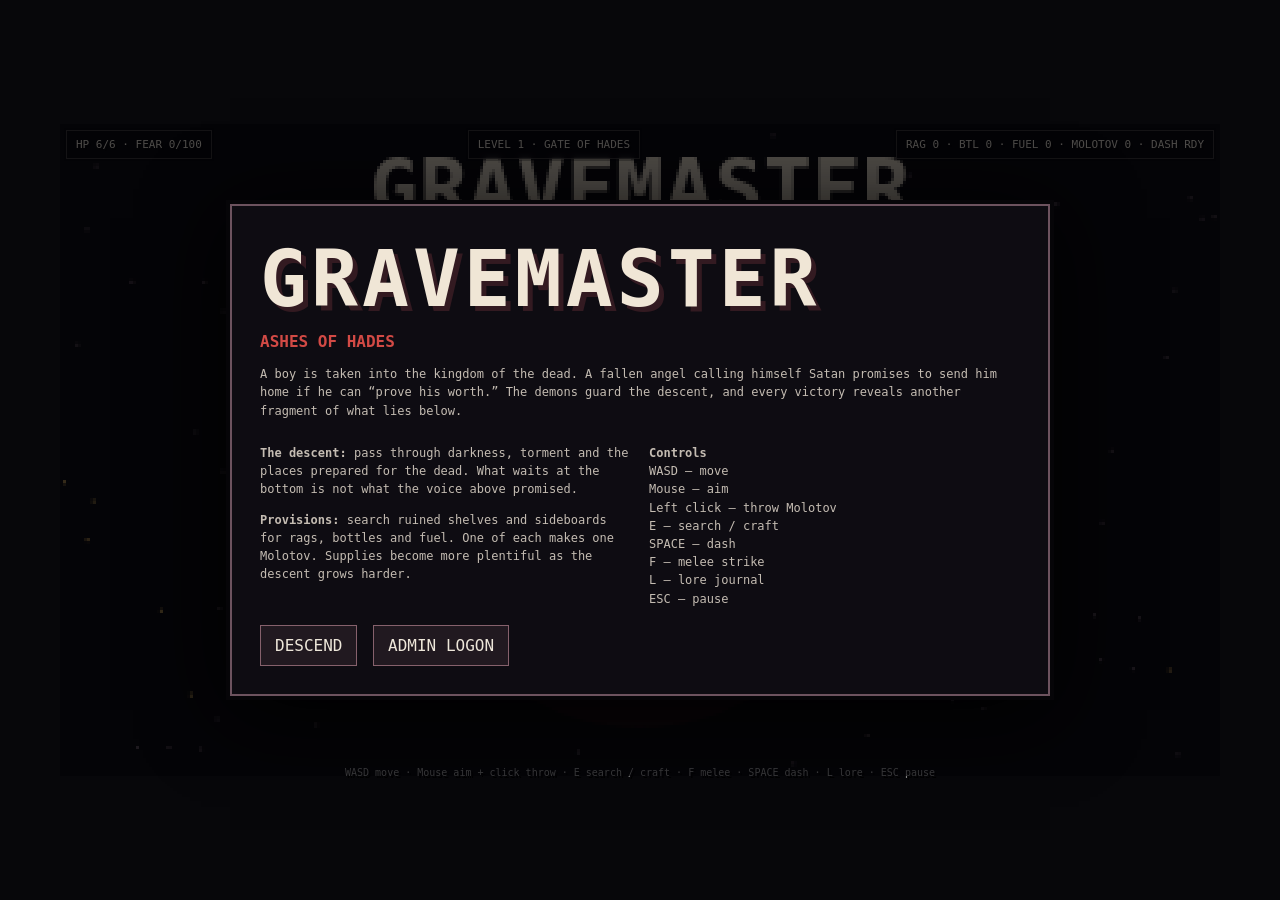
<file: Gravemaster(1).html>
<!doctype html>
<html lang="en">
<head>
<meta charset="utf-8">
<meta name="viewport" content="width=device-width,initial-scale=1,maximum-scale=1,user-scalable=no">
<title>GRAVEMASTER — Ashes of Hades</title>
<style>
:root{background:#08070a;color:#e9e3d5;font-family:ui-monospace,SFMono-Regular,Menlo,Consolas,monospace}
*{box-sizing:border-box}
html,body{margin:0;width:100%;height:100%;overflow:hidden;background:#07070a}
body{display:flex;align-items:center;justify-content:center}
#wrap{position:relative;width:min(100vw,1180px);padding:10px}
#game{display:block;width:100%;height:auto;aspect-ratio:16/9;image-rendering:pixelated;image-rendering:crisp-edges;background:#111;cursor:none}
#hud{position:absolute;left:16px;right:16px;top:16px;display:flex;gap:8px;justify-content:space-between;pointer-events:none;font-size:11px;text-shadow:2px 2px #000;z-index:2}
.panel{background:rgba(7,6,9,.78);border:1px solid rgba(235,227,213,.22);padding:7px 9px;box-shadow:0 0 0 2px rgba(0,0,0,.28);backdrop-filter:blur(2px)}
#toast{position:absolute;left:50%;bottom:20px;transform:translateX(-50%);width:min(90%,800px);text-align:center;opacity:0;transition:opacity .18s;pointer-events:none;font-size:11px;z-index:4}
#toast.show{opacity:1}
#hint{position:absolute;bottom:8px;left:50%;transform:translateX(-50%);font-size:10px;color:#aaa;white-space:nowrap;text-shadow:2px 2px #000;pointer-events:none;z-index:2}
#menu{position:absolute;inset:10px;display:flex;align-items:center;justify-content:center;background:rgba(4,3,6,.68);z-index:8}
#menu.hidden{display:none}
#deathScreen{position:absolute;inset:10px;display:flex;align-items:center;justify-content:center;background:rgba(4,3,6,.82);z-index:9}
#deathScreen[hidden]{display:none !important}
.death-card{width:min(560px,92%);background:#0e0c12;border:2px solid #6d535f;box-shadow:0 0 0 4px #060508,0 16px 80px #000;padding:28px;text-align:center}
.death-card h2{margin:0 0 10px;color:#d24a45;font-size:22px;letter-spacing:3px}
.death-card p{margin:8px auto 16px;max-width:460px}
.card{width:min(820px,92%);max-height:91%;overflow:auto;background:#0e0c12;border:2px solid #6d535f;box-shadow:0 0 0 4px #060508,0 14px 80px #000;padding:28px}
h1{margin:0 0 6px;font-size:clamp(34px,7vw,78px);letter-spacing:4px;color:#f0e6d6;text-shadow:5px 5px #331a21}
h2{margin:8px 0 14px;font-size:16px;color:#d24a45}
p{line-height:1.52;color:#c4bcb2;font-size:12px}
button{font:inherit;color:#eee7da;background:#211920;border:1px solid #86616c;padding:10px 14px;cursor:pointer;margin:5px 6px 0 0}
button:hover{background:#34232b}
.admin-panel{position:absolute;inset:10px;display:flex;align-items:center;justify-content:center;background:rgba(4,3,6,.88);z-index:10}
.admin-panel[hidden]{display:none !important}
.admin-card{width:min(520px,92%);background:#0d0b10;border:2px solid #7b5965;box-shadow:0 0 0 4px #040306,0 18px 90px #000;padding:22px}
.admin-card h3{margin:0 0 12px;color:#e7d9c2;letter-spacing:2px}
.admin-row{display:flex;gap:8px;margin:8px 0;align-items:center}
.admin-row label{width:88px;color:#9e9590;font-size:11px}
.admin-row input{flex:1;background:#19151b;color:#eee;border:1px solid #5b4650;padding:8px;font:inherit}
.admin-grid{display:grid;grid-template-columns:1fr 1fr;gap:8px;margin-top:12px}
.admin-grid button{margin:0}
.admin-status{min-height:17px;color:#d7ad5b;font-size:10px;margin-top:8px}
#tip{position:absolute;left:50%;top:78px;transform:translateX(-50%);max-width:min(92%,650px);padding:8px 12px;background:rgba(14,10,14,.92);border:1px solid #8a6c57;color:#f0ddbf;font-size:10px;text-align:center;pointer-events:none;opacity:0;z-index:5;transition:opacity .18s}
#tip.show{opacity:1}
.small{font-size:10px;color:#8f8982}
.cols{display:grid;grid-template-columns:1fr 1fr;gap:18px}
@media(max-width:700px){.cols{grid-template-columns:1fr}.card{padding:18px}#hint{font-size:8px}}
</style>
</head>
<body>
<div id="wrap">
<canvas id="game" width="384" height="216" aria-label="Gravemaster game canvas"></canvas>
<div id="hud">
  <div class="panel" id="stats">HP 6/6 · FEAR 0/100</div>
  <div class="panel" id="stage">LEVEL 1 · GATE OF HADES</div>
  <div class="panel" id="inv">RAG 0 · BTL 0 · FUEL 0 · MOLOTOV 0 · DASH RDY</div>
</div>
<div id="toast" class="panel"></div>
<div id="tip"></div>
<div id="hint">WASD move · Mouse aim + click throw · E search / craft · F melee · SPACE dash · L lore · ESC pause</div>
<div id="menu">
  <div class="card" id="menuCard">
    <h1>GRAVEMASTER</h1>
    <h2>ASHES OF HADES</h2>
    <p>A boy is taken into the kingdom of the dead. A fallen angel calling himself Satan promises to send him home if he can “prove his worth.” The demons guard the descent, and every victory reveals another fragment of what lies below.</p>
    <div class="cols">
      <div>
        <p><b>The descent:</b> pass through darkness, torment and the places prepared for the dead. What waits at the bottom is not what the voice above promised.</p>
        <p><b>Provisions:</b> search ruined shelves and sideboards for rags, bottles and fuel. One of each makes one Molotov. Supplies become more plentiful as the descent grows harder.</p>
      </div>
      <div>
        <p><b>Controls</b><br>WASD — move<br>Mouse — aim<br>Left click — throw Molotov<br>E — search / craft<br>SPACE — dash<br>F — melee strike<br>L — lore journal<br>ESC — pause</p>
      </div>
    </div>
    <button id="startBtn">DESCEND</button>
    <button id="adminBtn">ADMIN LOGON</button>
  </div>
</div>
<div id="deathScreen" hidden>
  <div class="death-card">
    <h2>YOU DIED</h2>
    <p id="deathMessage">The descent has ended here.</p>
    <button id="replayBtn">REPLAY</button>
    <button id="deathMenuBtn">MAIN MENU</button>
  </div>
</div>
<div id="adminPanel" class="admin-panel" hidden>
  <div class="admin-card">
    <h3>ADMINISTRATION</h3>
    <div class="admin-status" id="adminStatus"></div>
    <button id="adminClose">CLOSE</button>
    <div id="adminControls">
      <div class="admin-grid">
        <button id="skipNext">SKIP LEVEL +1</button>
        <button id="skipFinal">SKIP TO FINAL</button>
        <button id="godToggle">DAMAGE: ON</button>
        <button id="mollyToggle">MOLOTOVS: NORMAL</button>
      </div>
    </div>
  </div>
</div>

<script>
'use strict';
const C=document.getElementById('game'),ctx=C.getContext('2d');ctx.imageSmoothingEnabled=false;
const W=C.width,H=C.height;
const MELEE_RANGE=31;
const COLORS={bg:'#0b090e',floor:'#17141a',floor2:'#201a21',stone:'#392c32',stone2:'#594249',bone:'#d4c4a9',ash:'#817776',blood:'#6f1f29',ember:'#ffb13b',fire:'#ef4e32',player:'#e0d4c0',hair:'#443137',skin:'#ad806b',dark:'#09070b',text:'#eee4d2',gold:'#d7ad5b',demon:'#6d2736',demon2:'#b94840',specter:'#6e678d',poison:'#789153',purple:'#8b5d89',angel:'#7c725f'};
function hash(n){n=Math.imul(n^(n>>>16),0x45d9f3b);n=Math.imul(n^(n>>>16),0x45d9f3b);return(n^(n>>>16))>>>0}
function rand01(seed){return hash(seed)/4294967296}
function irand(seed,a,b){return a+Math.floor(rand01(seed)*(b-a+1))}
function clamp(v,a,b){return Math.max(a,Math.min(b,v))}
function dist(ax,ay,bx,by){return Math.hypot(ax-bx,ay-by)}
function angle(ax,ay,bx,by){return Math.atan2(by-ay,bx-ax)}
function rectCircleHit(rx,ry,rw,rh,cx,cy,cr){const nx=clamp(cx,rx,rx+rw),ny=clamp(cy,ry,ry+rh);return dist(nx,ny,cx,cy)<cr}
function seededChoice(seed,arr){return arr[hash(seed)%arr.length]}

const LEVELS=[
 {name:'GATE OF HADES',sub:'The Threshold of the Dead',lore:'Hades is portrayed as the temporary realm/condition of the departed, not identical to Gehenna.',count:2,types:['dreg','wailer'],supply:5,speed:1,shot:0.0,theme:'stone'},
 {name:'DARK HADES',sub:'The Left-Hand Darkness',lore:'The game depicts a region of darkness and grief, reflecting traditional Orthodox imagery of the unrighteous in Hades.',count:4,types:['dreg','hound','wailer'],supply:7,speed:1.05,shot:.15,theme:'dark'},
 {name:'PLACE OF TORMENT',sub:'Lamentation Without Peace',lore:'The condition of sorrow is represented by memory, isolation and accusation rather than a cartoon furnace.',count:6,types:['dreg','hound','wailer'],supply:9,speed:1.12,shot:.3,theme:'lament'},
 {name:'THE DEEP CHASM',sub:'Separated by an Uncrossable Divide',lore:'The traditional image of a great gulf separates the conditions of the dead; the game turns that image into moving terrain and enemy control.',count:8,types:['hound','wailer','dreg'],supply:11,speed:1.2,shot:.48,theme:'chasm'},
 {name:'BROKEN GATES',sub:'The Memory of Christ’s Descent',lore:'Orthodox teaching celebrates Christ’s descent into Hades and the breaking of death’s power. This stage is deliberately a ruined, defeated prison.',count:10,types:['dreg','hound','wailer','charger'],supply:13,speed:1.28,shot:.62,theme:'gates'},
 {name:'FORETASTE OF GEHENNA',sub:'The Fire That the Demons Cannot Own',lore:'The fire here is spoken of as the foretaste of judgment: a fire no demon commands, and a shadow of what lies beyond the final judgment.',count:12,types:['hound','wailer','charger','pyre'],supply:15,speed:1.38,shot:.76,theme:'ember'},
 {name:'BEFORE THE JUDGMENT',sub:'Every Accusation Laid Bare',lore:'The final judgment belongs to God. Demons may accuse, but they are not the judges and do not decide the soul’s final destiny.',count:14,types:['wailer','charger','pyre','dreg'],supply:18,speed:1.48,shot:.92,theme:'court'},
 {name:'THE FALSE THRONE',sub:'At the Edge of the Lie',lore:'Satan is confronted as a fallen creature and adversary, not as God’s equal. His promised bargain was deception from the beginning.',count:16,types:['charger','pyre','wailer'],supply:22,speed:1.58,shot:1.15,theme:'throne'}
];
const LORE=[
 {title:'PROLOGUE — THE VOICE',text:'The voice calls itself Satan and offers the boy a way back to the world of the living. It speaks like a ruler, but the boy cannot yet tell whether the voice is telling the truth.'},
 {title:'I — HADES',text:'The boy begins to understand that Hades is the realm of the departed, not simply another name for the final Gehenna. The darkness around him is a condition of the dead awaiting what comes after judgment.'},
 {title:'II — REMEMBERED LIGHT',text:'Traditional Orthodox imagery distinguishes the conditions of the departed: consolation and light for some, grief and darkness for others. The game turns those images into hostile places without claiming that the underworld is mapped this way in doctrine.'},
 {title:'III — THE GREAT GULF',text:'The chasm marks separation. The boy sees that the dead cannot simply walk from one condition to another because the separation is deeper than stone or distance.'},
 {title:'IV — BROKEN GATES',text:'The ruined gates echo the Orthodox proclamation of Christ\'s descent into Hades and the breaking of death\'s power. Whatever claims the prison made about itself, it could not keep the conqueror of death forever shut outside.'},
 {title:'V — FIRE',text:'The fire here is not the final state itself. It foreshadows judgment. The demons imitate the language of flame and terror, hoping the boy will mistake their spectacle for the authority of God.'},
 {title:'VI — THE ACCUSATION',text:'The demons accuse, tempt and terrify. They can wound, but their words are not the final judgment. That belongs to God, and the boy begins to understand that the adversary has been speaking far beyond his authority.'},
 {title:'VII — THE BARGAIN',text:'The promise that began the descent finally comes back to the boy. He has done everything Satan demanded. Now the question is whether the one who made the bargain can actually keep it.'}
];

const LEVEL_DIALOGUE={
 1:[
  ['SATAN','You have crossed into the darker country now. The dead keep little company with the living here.'],
  ['BOY','Then why can I still hear you?'],
  ['SATAN','Because a voice can travel farther than a body. Keep walking.'],
  ['BOY','I will find my way out.']
 ],
 2:[
  ['SATAN','You have seen sorrow. Do not mistake sorrow for the whole of this place.'],
  ['BOY','Everything here wants me to give up.'],
  ['SATAN','That is because giving up is the easiest road downward.'],
  ['BOY','Then I will take the harder one.']
 ],
 3:[
  ['SATAN','Look at the gulf. Some distances are not crossed by strength.'],
  ['BOY','You said there was a way home.'],
  ['SATAN','There is a way. Whether you can reach it is another matter.'],
  ['BOY','I am still moving.']
 ],
 4:[
  ['SATAN','These gates remember when death believed itself unshakable.'],
  ['BOY','Something broke here.'],
  ['SATAN','Yes. And broken things can still cut the hand that touches them.'],
  ['BOY','Then I will be careful.']
 ],
 5:[
  ['SATAN','Now you enter the country of fire.'],
  ['BOY','The flames do not feel like yours.'],
  ['SATAN','Not every flame belongs to the hand that lights it.'],
  ['BOY','Then I will not kneel before it.']
 ],
 6:[
  ['SATAN','Every step gives the voices another chance to name you.'],
  ['BOY','They call me guilty.'],
  ['SATAN','Voices are easy to multiply. Truth is harder.'],
  ['BOY','Then let the truth find me.']
 ],
 7:[
  ['SATAN','This is the last hall before my throne.'],
  ['BOY','You said I would go home when this was finished.'],
  ['SATAN','You have come remarkably far for someone who began with so little.'],
  ['BOY','I have kept my side of the bargain.']
 ]
};

let state='menu',paused=false,stage=0,roomSeedIndex=0,room=null,player=null,particles=[],projectiles=[],flames=[],floatingText=[],lore=[],totalKills=0,last=performance.now(),toastTimer=0;
let keys=new Set(),mouse={x:192,y:108,down:false};
let cutscene={active:false,lines:[],i:0,onDone:null,kind:'',transition:'in',transitionT:0,transitionDur:.72,pendingDone:null};
let introSeen=false;
let admin={loggedIn:true,damageOff:false,unlimitedMolotovs:false};
let tipTimer=0;let tipText='';
let postBoss={active:false,t:0,ropeY:-18,grabbed:false};
let transition={active:false,phase:'in',t:0,dur:.72,pending:null};

function save(){localStorage.setItem('gravemaster-save',JSON.stringify({lore,totalKills,stage,worldComplete:state==='ending'}))}
function load(){try{const s=JSON.parse(localStorage.getItem('gravemaster-save')||'null');if(s){lore=Array.isArray(s.lore)?s.lore:[];totalKills=s.totalKills||0;}}catch(e){}}
load();
function toast(msg,ms=1800){const t=document.getElementById('toast');t.textContent=msg;t.classList.add('show');toastTimer=ms}
function createPlayer(){return{x:192,y:112,r:5,hp:6,maxHp:6,fear:0,rags:0,bottles:0,fuel:0,molotovs:0,dashCd:0,dashTimer:0,invuln:0,throwCd:0,meleeCd:0,meleeTimer:0,meleeHit:false,anim:0,step:0}}
function stageSeed(i){return 0xA51973^Math.imul(i+1,0x9E3779B1)}
function generateRoom(i){
 const L=LEVELS[i],seed=stageSeed(i),r={seed,level:i,theme:L.theme,walls:[],obstacles:[],furniture:[],items:[],enemies:[],cleared:false,exitOpen:false,started:false};
 const add=(x,y,w,h,t='wall')=>r.walls.push({x,y,w,h,t});
 add(0,0,W,7);add(0,H-7,W,7);add(0,0,7,H);add(W-7,0,7,H);
 // Door only at bottom. For a room-as-level structure, the exit opens after clear.
 for(let i2=0;i2<5+Math.min(6,i);i2++){
   const w=irand(seed+i2*31,14,32),h=irand(seed+i2*41,10,24),x=irand(seed+i2*71,18,W-w-18),y=irand(seed+i2*91,26,H-h-22);
   if(dist(x+w/2,y+h/2,192,112)<34)continue;
   if(r.obstacles.some(o=>rectCircleHit(o.x,o.y,o.w,o.h,x+w/2,y+h/2,10)))continue;
   r.obstacles.push({x,y,w,h,type:i2%4,seed:seed+i2*19});
 }
 const fcount=4+Math.min(6,Math.floor(i*.8));
 for(let j=0;j<fcount;j++){
   let x=0,y=0,tries=0;
   do{ x=irand(seed+400+j*17,18,W-36);y=irand(seed+500+j*29,25,H-30);tries++ }
   while((dist(x,y,192,112)<34||r.obstacles.some(o=>rectCircleHit(o.x,o.y,o.w,o.h,x,y,11))||r.furniture.some(f=>dist(f.x,f.y,x,y)<14))&&tries<80);
   r.furniture.push({x,y,w:irand(seed+600+j*7,14,24),h:irand(seed+700+j*11,9,15),type:j%2?'sideboard':'shelf',seed:seed+j*313,searched:false,shake:0});
 }
 // Guarantee materials: supply is at least one complete recipe, then scales with danger.
 const need=1+Math.floor(L.supply/6);
 const matList=[];for(let z=0;z<need;z++)matList.push('rag','bottle','fuel');
 // Distribute ingredients; searchable wreckage adds extras.
 matList.forEach((type,k)=>{
   let x=0,y=0,tries=0;
   do{x=irand(seed+900+k*41,14,W-14);y=irand(seed+1000+k*53,18,H-18);tries++}
   while((dist(x,y,192,112)<26||r.obstacles.some(o=>rectCircleHit(o.x,o.y,o.w,o.h,x,y,5))||r.furniture.some(f=>rectCircleHit(f.x-1,f.y-1,f.w+2,f.h+2,x,y,5)))&&tries<100);
   r.items.push({x,y,type,bob:rand01(seed+1100+k*7)*Math.PI*2,seed:seed+k*17});
 });
 for(let k=0;k<L.supply;k++){
   const type=seededChoice(seed+1300+k,['rag','bottle','fuel']);
   let x=irand(seed+1400+k*17,14,W-14),y=irand(seed+1500+k*29,20,H-20);
   if(dist(x,y,192,112)<30){x+=35;y+=20}
   r.items.push({x:clamp(x,12,W-12),y:clamp(y,12,H-12),type,bob:rand01(seed+1600+k)*Math.PI*2,seed:seed+1700+k});
 }
 // L1 is exactly two demons. Later stages progressively scale count and weapon variety.
 for(let k=0;k<L.count;k++){
   let x,y,tries=0;
   do{x=irand(seed+2000+k*31,22,W-22);y=irand(seed+2100+k*37,25,H-22);tries++}
   while((dist(x,y,192,112)<52||r.obstacles.some(o=>rectCircleHit(o.x,o.y,o.w,o.h,x,y,9)))&&tries<80);
   const type=seededChoice(seed+2200+k,L.types);r.enemies.push(makeEnemy(type,x,y,i,seed+k*97));
 }
 return r;
}
function makeEnemy(type,x,y,level,seed){
 const n=level;
 const D={
  dreg:{hp:3+n*.65,spd:18+n*1.3,r:6,dmg:.5,kind:'dreg',touch:1},
  hound:{hp:2.5+n*.5,spd:29+n*1.8,r:5,dmg:.7,kind:'hound',touch:1},
  wailer:{hp:4+n*.75,spd:12+n*.9,r:6,dmg:.45,kind:'wailer',shot:2.7-Math.min(1.3,n*.08),touch:1},
  charger:{hp:6+n*.9,spd:17+n*1.1,r:6,dmg:.9,kind:'charger',charge:0,dir:0,touch:1},
  pyre:{hp:7+n,spd:9+n*.5,r:6,dmg:.65,kind:'pyre',shot:2.5-Math.min(1.1,n*.08),touch:1}
 };
 const d=D[type];return{x,y,...d,maxHp:d.hp,hurt:0,dead:false,phase:rand01(seed)*Math.PI*2,shotTimer:d.shot||1.7,chargeTimer:1.4+rand01(seed+9)*1.5,seed};
}
function satanSprite(x,y,s,alpha=1){
 ctx.save();ctx.translate(x,y);ctx.globalAlpha=alpha;const t=performance.now()/1000;
 // Satan is rendered as a fallen angelic silhouette, not as a horned red cartoon devil.
 ctx.fillStyle='#120d15';ctx.beginPath();ctx.moveTo(0,-30*s);ctx.lineTo(-13*s,-17*s);ctx.lineTo(-18*s,15*s);ctx.lineTo(-10*s,30*s);ctx.lineTo(10*s,30*s);ctx.lineTo(18*s,15*s);ctx.lineTo(13*s,-17*s);ctx.closePath();ctx.fill();
 const wing=(side)=>{ctx.fillStyle='#1d1720';ctx.beginPath();ctx.moveTo(side*7*s,-12*s);ctx.lineTo(side*30*s,-25*s);ctx.lineTo(side*25*s,-10*s);ctx.lineTo(side*38*s,2*s);ctx.lineTo(side*22*s,5*s);ctx.lineTo(side*30*s,20*s);ctx.lineTo(side*11*s,11*s);ctx.closePath();ctx.fill();ctx.fillStyle='#392b34';for(let k=0;k<3;k++)ctx.fillRect(side*(15+k*5)*s,(-7+k*7)*s,side*9*s,1*s)};
 wing(-1);wing(1);
 ctx.fillStyle='#6d5860';ctx.fillRect(-7*s,-25*s,14*s,11*s);ctx.fillStyle='#c5b69b';ctx.fillRect(-4*s,-21*s,2*s,2*s);ctx.fillRect(2*s,-21*s,2*s,2*s);ctx.fillStyle='#28171f';ctx.fillRect(-3*s,-15*s,6*s,3*s);
 ctx.fillStyle='#493742';ctx.fillRect(-10*s,12*s,20*s,4*s);ctx.fillRect(-6*s,16*s,12*s,3*s);
 ctx.fillStyle='#1d131b';ctx.fillRect(-2*s,-34*s,4*s,7*s);
 // slight wing motion
 ctx.globalAlpha=.24+.1*Math.sin(t*2.5);ctx.fillStyle='#d7ad5b';ctx.fillRect(-30*s,27*s,60*s,1*s);ctx.restore();
}

function resetStage(preserveInventory=true){
 const old=player;
 room=generateRoom(stage);room.started=true;
 const inv=old&&preserveInventory?{rags:old.rags,bottles:old.bottles,fuel:old.fuel,molotovs:old.molotovs}:null;
 player=createPlayer();
 if(inv)Object.assign(player,inv);
 particles=[];projectiles=[];flames=[];floatingText=[];updateHUD()
}
function reveal(i,msg=''){if(!lore.includes(i)){lore.push(i);save();toast(`${LORE[i].title}${msg?' — '+msg:''}`,2600)}}
function startFlameTransition(phase,pending=null){transition={active:true,phase,t:0,dur:.72,pending}}
function updateTransition(dt){if(!transition.active)return;transition.t+=dt;if(transition.t>=transition.dur){const pending=transition.pending;transition={active:false,phase:'in',t:0,dur:.72,pending:null};if(pending)pending();}}
function openCutscene(lines,onDone,kind='scene'){state='cutscene';cutscene={active:true,lines,i:0,onDone,kind,transition:'in',transitionT:0,transitionDur:.72,pendingDone:null};startFlameTransition('in')}
function advanceCutscene(){
 if(!cutscene.active||transition.active)return;
 if(cutscene.i<cutscene.lines.length-1){cutscene.i++;return;}
 const fn=cutscene.onDone;
 cutscene={active:false,lines:[],i:0,onDone:null,kind:'',transition:'out',transitionT:0,transitionDur:.72,pendingDone:null};
 startFlameTransition('out',fn);
}
function setTip(msg,ms=4200){tipText=msg;tipTimer=ms;const el=document.getElementById('tip');el.textContent=msg;el.classList.add('show')}
function updateTip(dt){if(tipTimer>0){tipTimer-=dt*1000;if(tipTimer<=0){tipTimer=0;document.getElementById('tip').classList.remove('show')}}}
function hideDeathScreen(){document.getElementById('deathScreen').hidden=true}
function showDeathScreen(message='The descent has ended here.'){
 document.getElementById('deathMessage').textContent=message;
 document.getElementById('deathScreen').hidden=false;
}
function enterGameOver(message){if(state==='gameover')return;state='gameover';paused=false;keys.clear();mouse.down=false;document.getElementById('adminPanel').hidden=true;document.getElementById('menu').classList.add('hidden');showDeathScreen(message)}
function beginGame(){hideDeathScreen();document.getElementById('adminPanel').hidden=true;document.getElementById('menu').classList.add('hidden');state='cutscene';stage=0;totalKills=0;lore=[];player=createPlayer();resetStage(false);if(admin.unlimitedMolotovs)player.molotovs=99;reveal(0);openCutscene([
 ['SATAN','I am Satan.'],
 ['SATAN','You have been taken below the world of the living.'],
 ['BOY','Why?'],
 ['SATAN','Because you want to return.'],
 ['SATAN','Descend. Survive what I place before you.'],
 ['BOY','And then you will send me home?'],
 ['SATAN','If you prove yourself.']
 ],()=>{state='game';toast('LEVEL 1 — GATE OF HADES',1800)},'intro')}
function finishLevel(){if(room.cleared)return;room.cleared=true;room.exitOpen=true;player.fear=0;
 if(stage===0){reveal(1);openCutscene([
   ['SATAN','So. You survived.'],
   ['BOY','You said I could return.'],
   ['SATAN','This is just an introduction.'],
   ['SATAN','There is much farther to descend.']
 ],()=>{stage=1;resetStage(true);state='game';toast('LEVEL 2 — DARK HADES',1800)});}
 else if(stage<LEVELS.length-1){const next=stage+1;reveal(Math.min(7,next));openCutscene(LEVEL_DIALOGUE[next],()=>{stage=next;resetStage(true);state='game';toast(`LEVEL ${stage+1} — ${LEVELS[stage].name}`,1800)});}
 else {reveal(7);openCutscene([
   ['BOY','I have done everything you asked.'],
   ['BOY','Send me home.'],
   ['SATAN','Come nearer.'],
   ['BOY','You promised.'],
   ['SATAN','Then let us see what you have earned.']
 ],()=>{state='satanFight';stage=8;resetFinalBoss();setTip('TIP: SATAN is vulnerable to MELEE. Get close and strike.',5200);toast('THE FALSE THRONE — FINAL ENCOUNTER',2200)},'finalIntro')}
}
function resetFinalBoss(){
 const old=player;const inv=old?{rags:old.rags,bottles:old.bottles,fuel:old.fuel,molotovs:old.molotovs}:null;
 room=generateFinalRoom();player=createPlayer();player.hp=8;player.maxHp=8;if(inv)Object.assign(player,inv);
 postBoss={active:false,t:0,ropeY:-18,grabbed:false};
 particles=[];projectiles=[];flames=[];floatingText=[];updateHUD()
}
function generateFinalRoom(){const seed=0x5A7A;return{seed,level:8,theme:'throne',walls:[{x:0,y:0,w:W,h:7},{x:0,y:H-7,w:W,h:7},{x:0,y:0,w:7,h:H},{x:W-7,y:0,w:7,h:H}],obstacles:[{x:72,y:62,w:24,h:13,type:0,seed:9},{x:288,y:62,w:24,h:13,type:0,seed:10}],furniture:[],items:(()=>{const a=[];for(let i=0;i<30;i++){const ty=['rag','bottle','fuel'][i%3];a.push({x:30+(i%8)*46,y:24+Math.floor(i/8)*43,type:ty,bob:rand01(i)*6.28,seed:i})}return a})(),enemies:[makeSatanBoss()],cleared:false,exitOpen:false}}
function makeSatanBoss(){return{x:192,y:56,r:17,hp:120,maxHp:120,kind:'satan',hurt:0,dead:false,phase:0,shotTimer:.9,tele:2.0,dir:0,distort:0,rebirth:0}}

function craft(){if(admin.unlimitedMolotovs){player.molotovs=99;toast('The satchel feels inexhaustible.',700);updateHUD();return}if(player.rags>0&&player.bottles>0&&player.fuel>0){player.rags--;player.bottles--;player.fuel--;player.molotovs++;toast('Molotov crafted.',900);updateHUD();return}toast('Need 1 RAG + 1 BOTTLE + 1 FUEL.',1100)}
function nearestFurniture(){let best=null,bd=17;for(const f of room.furniture||[]){if(f.searched)continue;const d=dist(player.x,player.y,f.x+f.w/2,f.y+f.h/2);if(d<bd){best=f;bd=d}}return best}
function search(){const f=nearestFurniture();if(!f){craft();return}f.searched=true;f.shake=.3;const r=rand01(f.seed+room.seed+stage*91);if(r>.91){player.molotovs++;toast(`${f.type.toUpperCase()}: intact Molotov found.`,1100)}else{const ty=r<.34?'rags':r<.67?'bottles':'fuel';const n=r>.78?2:1;player[ty]+=n;toast(`${f.type.toUpperCase()}: ${n} ${ty.slice(0,-1).toUpperCase()}${n>1?'S':''}.`,1100)}updateHUD()}
function throwMolotov(tx,ty){if(admin.unlimitedMolotovs)player.molotovs=99;if(player.molotovs<=0){toast('No Molotov. Search wreckage and craft one with E.',900);return}if(player.throwCd>0)return;if(!admin.unlimitedMolotovs)player.molotovs--;player.throwCd=.25;const a=angle(player.x,player.y,tx,ty);projectiles.push({x:player.x,y:player.y,vx:Math.cos(a)*125,vy:Math.sin(a)*125,life:.68,r:3,enemy:false});for(let i=0;i<6;i++)particles.push({x:player.x,y:player.y,vx:(rand01(i+Date.now())-.5)*25,vy:(rand01(i*5+Date.now())-.5)*25,life:.4,kind:'spark'})}
function melee(){
 if(player.meleeCd>0)return;
 player.meleeCd=.42;player.meleeTimer=.16;player.meleeHit=false;
 const a=angle(player.x,player.y,mouse.x,mouse.y);
 for(let i=0;i<7;i++)particles.push({x:player.x+Math.cos(a)*((i+1)*2),y:player.y+Math.sin(a)*((i+1)*2),vx:Math.cos(a+(.5-rand01(i+Date.now())))*18,vy:Math.sin(a+(.5-rand01(i+Date.now())))*18,life:.12+.03*i,kind:'slash'});
 for(const e of room.enemies){
   if(e.dead)continue;
   const d=dist(player.x,player.y,e.x,e.y);
   const da=Math.atan2(e.y-player.y,e.x-player.x);
   let diff=Math.atan2(Math.sin(da-a),Math.cos(da-a));
   if(d<MELEE_RANGE+e.r&&Math.abs(diff)<.9){e.hp-=e.kind==='satan'?8.5:1.45;e.hurt=.16;e.meleeFlash=.12;if(e.kind==='satan')setTip('TIP: MELEE does heavy damage to Satan. Stay close and keep striking between his attacks.',1800);}
 }
 updateHUD();
}
function explode(x,y,big=24){flames.push({x,y,life:3,radius:big});for(const e of room.enemies){if(e.dead)continue;const d=dist(x,y,e.x,e.y);if(d<big+e.r)e.hp-=Math.max(1,Math.round(8*(1-d/(big+e.r))));e.hurt=.12}
 if(!admin.damageOff&&dist(x,y,player.x,player.y)<big*.85)player.hp-=.35;for(let i=0;i<34;i++)particles.push({x,y,vx:(rand01(i*71+x*11)-.5)*80,vy:(rand01(i*97+y*7)-.5)*80,life:.45+rand01(i+77)*.75,kind:'fire'})}
function killEnemy(e){e.dead=true;totalKills++;player.fear=clamp(player.fear-6,0,100);revealKillLore();for(let i=0;i<15;i++)particles.push({x:e.x,y:e.y,vx:(rand01(i*9+stage+e.phase)-.5)*55,vy:(rand01(i*17+e.phase)-.5)*55,life:.35+rand01(i+77)*.65,kind:'ash'});}
function revealKillLore(){if(stage===0)return;const thresholds=[0,1,4,8,12,18,25,34];for(let i=1;i<8;i++){if(totalKills>=thresholds[i])reveal(i)}}

function walkable(x,y,r=5){if(x<11||x>W-11||y<12||y>H-12)return false;for(const o of room.walls||[])if(rectCircleHit(o.x,o.y,o.w,o.h,x,y,r))return false;for(const o of room.obstacles||[])if(rectCircleHit(o.x-1,o.y-1,o.w+2,o.h+2,x,y,r))return false;for(const f of room.furniture||[])if(!f.searched&&rectCircleHit(f.x-1,f.y-1,f.w+2,f.h+2,x,y,r))return false;return true}
function moveObj(obj,dx,dy,r){const nx=obj.x+dx,ny=obj.y+dy;if(walkable(nx,obj.y,r))obj.x=nx;if(walkable(obj.x,ny,r))obj.y=ny}
function applyDamage(amount){if(admin.damageOff||player.invuln>0)return;player.hp-=amount;player.invuln=.65;player.fear=clamp(player.fear+12,0,100);}

function update(dt){
 if(state!=='game'&&state!=='satanFight')return;if(paused||cutscene.active)return;dt=Math.min(.033,dt);updateTip(dt);
 player.anim+=dt;player.invuln=Math.max(0,player.invuln-dt);player.throwCd=Math.max(0,player.throwCd-dt);player.meleeCd=Math.max(0,player.meleeCd-dt);player.meleeTimer=Math.max(0,player.meleeTimer-dt);player.dashCd=Math.max(0,player.dashCd-dt);player.dashTimer=Math.max(0,player.dashTimer-dt);
 if(toastTimer>0){toastTimer-=dt*1000;if(toastTimer<=0)document.getElementById('toast').classList.remove('show')}
 let dx=(keys.has('KeyD')?1:0)-(keys.has('KeyA')?1:0),dy=(keys.has('KeyS')?1:0)-(keys.has('KeyW')?1:0);const m=Math.hypot(dx,dy)||1;dx/=m;dy/=m;
 if(keys.has('Space')&&player.dashTimer<=0&&player.dashCd<=0){player.dashTimer=.14;player.dashCd=1.15;player.invuln=.25;keys.delete('Space');}
 const speed=player.dashTimer>0?115:48;moveObj(player,dx*speed*dt,dy*speed*dt,player.r);if(Math.abs(dx)+Math.abs(dy)>0)player.step+=dt*12;
 // items
 for(let i=room.items.length-1;i>=0;i--){const it=room.items[i];if(dist(player.x,player.y,it.x,it.y)<9){const key=it.type==='rag'?'rags':it.type==='bottle'?'bottles':'fuel';player[key]++;room.items.splice(i,1);floatingText.push({x:it.x,y:it.y,text:it.type.toUpperCase(),life:1.0})}}
 // projectiles
 for(let i=projectiles.length-1;i>=0;i--){const p=projectiles[i];p.x+=p.vx*dt;p.y+=p.vy*dt;p.vy+=20*dt;p.life-=dt;let hitWall=!walkable(p.x,p.y,p.r);if(p.life<=0||p.x<8||p.x>W-8||p.y<8||p.y>H-8||hitWall){if(!p.enemy)explode(clamp(p.x,12,W-12),clamp(p.y,12,H-12),24);projectiles.splice(i,1);continue}if(p.enemy&&dist(p.x,p.y,player.x,player.y)<player.r+p.r){applyDamage(.75);projectiles.splice(i,1)}}
 // flames
 for(let i=flames.length-1;i>=0;i--){const f=flames[i];f.life-=dt;if(f.life<=0)flames.splice(i,1)}
 // enemies
 for(const e of room.enemies){if(e.dead)continue;updateEnemy(e,dt)}
 const living=room.enemies.filter(e=>!e.dead).length;
 if(state==='game'&&living===0&&!room.cleared)finishLevel();
 if(player.fear>=100){player.fear=55;applyDamage(.8);toast('Panic: the accusation is not the judgment.',1300);}
 if(player.hp<=0){enterGameOver('The darkness claims the boy.');return}
 for(let i=particles.length-1;i>=0;i--){const p=particles[i];p.x+=p.vx*dt;p.y+=p.vy*dt;p.vx*=.96;p.vy*=.96;p.life-=dt;if(p.life<=0)particles.splice(i,1)}
 for(let i=floatingText.length-1;i>=0;i--){floatingText[i].y-=8*dt;floatingText[i].life-=dt;if(floatingText[i].life<=0)floatingText.splice(i,1)}
 updateHUD();
}
function updateEnemy(e,dt){e.phase+=dt;e.hurt=Math.max(0,e.hurt-dt);const d=dist(e.x,e.y,player.x,player.y),a=angle(e.x,e.y,player.x,player.y);
 if(e.kind==='dreg'){moveObj(e,Math.cos(a)*e.spd*dt,Math.sin(a)*e.spd*dt,e.r)}
 else if(e.kind==='hound'){moveObj(e,Math.cos(a+Math.sin(e.phase*6)*.25)*e.spd*dt,Math.sin(a+Math.sin(e.phase*6)*.25)*e.spd*dt,e.r)}
 else if(e.kind==='wailer'){if(d>65)moveObj(e,Math.cos(a)*e.spd*dt,Math.sin(a)*e.spd*dt,e.r);e.shotTimer-=dt;if(e.shotTimer<=0&&d<175){e.shotTimer=e.shot;for(let q=-1;q<=1;q++){const aa=a+q*.12;projectiles.push({x:e.x,y:e.y,vx:Math.cos(aa)*36,vy:Math.sin(aa)*36,life:4,r:2,enemy:true})}}}
 else if(e.kind==='charger'){e.chargeTimer-=dt;if(e.chargeTimer<=0){e.chargeTimer=1.8;e.dir=a;for(let k=0;k<3;k++)particles.push({x:e.x,y:e.y,vx:(rand01(k+e.seed)-.5)*18,vy:(rand01(k+e.seed+2)-.5)*18,life:.5,kind:'ash'})}const aa=e.chargeTimer<.55?e.dir:a;moveObj(e,Math.cos(aa)*e.spd*(e.chargeTimer<.55?2.6:1)*dt,Math.sin(aa)*e.spd*(e.chargeTimer<.55?2.6:1)*dt,e.r)}
 else if(e.kind==='pyre'){if(d>82)moveObj(e,Math.cos(a)*e.spd*dt,Math.sin(a)*e.spd*dt,e.r);e.shotTimer-=dt;if(e.shotTimer<=0&&d<170){e.shotTimer=e.shot;const base=a;for(let q=-2;q<=2;q++){const aa=base+q*.13;projectiles.push({x:e.x,y:e.y,vx:Math.cos(aa)*28,vy:Math.sin(aa)*28,life:4.3,r:2,enemy:true})}}}
 if(dist(e.x,e.y,player.x,player.y)<e.r+player.r+2)applyDamage(e.dmg);
 if(e.hp<=0)killEnemy(e);
}

function updateSatan(dt){
 if(state!=='satanFight'||paused||cutscene.active)return;dt=Math.min(.033,dt);updateTip(dt);player.anim+=dt;player.invuln=Math.max(0,player.invuln-dt);player.throwCd=Math.max(0,player.throwCd-dt);player.meleeCd=Math.max(0,player.meleeCd-dt);player.meleeTimer=Math.max(0,player.meleeTimer-dt);player.dashCd=Math.max(0,player.dashCd-dt);player.dashTimer=Math.max(0,player.dashTimer-dt);
 let dx=(keys.has('KeyD')?1:0)-(keys.has('KeyA')?1:0),dy=(keys.has('KeyS')?1:0)-(keys.has('KeyW')?1:0);const m=Math.hypot(dx,dy)||1;dx/=m;dy/=m;
 if(keys.has('Space')&&player.dashTimer<=0&&player.dashCd<=0){player.dashTimer=.16;player.dashCd=1.15;player.invuln=.3;keys.delete('Space')}
 moveObj(player,dx*(player.dashTimer?115:50)*dt,dy*(player.dashTimer?115:50)*dt,player.r);
 if(keys.has('Mouse0'))throwMolotov(mouse.x,mouse.y);
 const s=room.enemies[0];s.phase+=dt;s.hurt=Math.max(0,s.hurt-dt);const a=angle(s.x,s.y,player.x,player.y),d=dist(s.x,s.y,player.x,player.y);s.shotTimer-=dt;s.tele-=dt;
 if(d>72)moveObj(s,Math.cos(a)*18*dt,Math.sin(a)*18*dt,s.r);
 if(s.tele<=0){s.tele=2.7;for(let k=0;k<7;k++){const aa=(Math.PI*2*k/7)+s.phase*.35;projectiles.push({x:s.x,y:s.y,vx:Math.cos(aa)*(34+k*1.8),vy:Math.sin(aa)*(34+k*1.8),life:4.5,r:3,enemy:true})}}
 if(s.shotTimer<=0&&d<190){s.shotTimer=1.35;const aa=a;for(let k=-2;k<=2;k++){const q=aa+k*.14;projectiles.push({x:s.x,y:s.y,vx:Math.cos(q)*47,vy:Math.sin(q)*47,life:4,r:2,enemy:true})}}
 if(d<s.r+player.r+3)applyDamage(1.15);
 if(s.hp<=0&&!postBoss.active){s.dead=true;postBoss.active=true;postBoss.t=0;postBoss.ropeY=-18;postBoss.grabbed=false;projectiles=[];flames=[];setTip('The thing you fought is broken. Do not stop moving.',2600);return}
 if(postBoss.active){
   postBoss.t+=dt;
   if(postBoss.t>1.2)postBoss.ropeY=Math.min(74,postBoss.ropeY+52*dt);
   if(postBoss.t>3.1){
     const targetX=W/2,targetY=postBoss.ropeY+3;
     const a2=angle(player.x,player.y,targetX,targetY);
     const d2=dist(player.x,player.y,targetX,targetY);
     if(d2>10){player.x+=Math.cos(a2)*22*dt;player.y+=Math.sin(a2)*22*dt;}
     else{postBoss.grabbed=true;}
   }
   if(postBoss.grabbed&&postBoss.t>4.15){state='ending';save();return;}
 }
 for(let i=projectiles.length-1;i>=0;i--){const p=projectiles[i];p.x+=p.vx*dt;p.y+=p.vy*dt;p.life-=dt;if(p.enemy){if(dist(p.x,p.y,player.x,player.y)<player.r+p.r){applyDamage(.9);projectiles.splice(i,1);continue}}if(p.life<=0||p.x<8||p.x>W-8||p.y<8||p.y>H-8){if(!p.enemy)explode(clamp(p.x,12,W-12),clamp(p.y,12,H-12),30);projectiles.splice(i,1)}}
 for(let i=particles.length-1;i>=0;i--){const p=particles[i];p.x+=p.vx*dt;p.y+=p.vy*dt;p.vx*=.96;p.vy*=.96;p.life-=dt;if(p.life<=0)particles.splice(i,1)}
 for(let i=flames.length-1;i>=0;i--){flames[i].life-=dt;if(flames[i].life<=0)flames.splice(i,1)}
 if(player.hp<=0){enterGameOver('The darkness claims the boy.');return}updateHUD();
}

function updateHUD(){if(!player)return;document.getElementById('stats').textContent=`HP ${Math.max(0,Math.ceil(player.hp))}/${player.maxHp} · FEAR ${Math.round(player.fear)}/100`;document.getElementById('stage').textContent=state==='satanFight'?'FINAL · THE ADVERSARY':`LEVEL ${stage+1} · ${LEVELS[Math.min(stage,7)].name}`;const cd=player.dashCd<=0?'DASH RDY':`DASH ${player.dashCd.toFixed(1)}s`;const mc=player.meleeCd<=0?'MELEE RDY':`MELEE ${player.meleeCd.toFixed(1)}s`;document.getElementById('inv').textContent=`RAG ${player.rags} · BTL ${player.bottles} · FUEL ${player.fuel} · MOLOTOV ${admin.unlimitedMolotovs?'∞':player.molotovs} · ${cd} · ${mc}${admin.damageOff?' · GODMODE':''}`}

function drawFloor(){const L=LEVELS[Math.min(stage,7)],seed=room.seed;ctx.fillStyle=COLORS.bg;ctx.fillRect(0,0,W,H);ctx.fillStyle=COLORS.floor;ctx.fillRect(8,8,W-16,H-16);for(let y=8;y<H-8;y+=9)for(let x=8;x<W-8;x+=9){const n=rand01(seed+x*13+y*17);ctx.fillStyle=n>.85?COLORS.floor2:(n>.68?'#181319':'#151217');ctx.fillRect(x,y,9,9)}
 if(L.theme==='dark'){for(let i=0;i<18;i++){const x=12+i*21,y=25+(i%4)*41;ctx.fillStyle='rgba(80,80,90,.12)';ctx.fillRect(x,y,5,5)}}
 if(L.theme==='lament'){for(let i=0;i<9;i++){const x=20+i*42,y=25+(i%2)*70;ctx.fillStyle='rgba(180,160,160,.12)';ctx.fillRect(x,y,1,24);ctx.fillRect(x-2,y+23,5,1)}}
 if(L.theme==='chasm'){ctx.fillStyle='rgba(12,10,15,.65)';ctx.fillRect(179,8,26,H-16);for(let i=0;i<11;i++){ctx.fillStyle='rgba(180,160,130,.1)';ctx.fillRect(179+irand(seed+i,0,25),12+i*17,irand(seed+i*3,5,18),1)}}
 if(L.theme==='gates'){ctx.fillStyle='rgba(100,90,70,.13)';for(let i=0;i<7;i++){ctx.fillRect(60+i*40,20,7,6);ctx.fillRect(62+i*40,25,3,14)}}
 if(L.theme==='ember'||L.theme==='court'||L.theme==='throne'){ctx.fillStyle='rgba(110,30,25,.14)';ctx.fillRect(12,12,W-24,3);ctx.fillRect(12,H-15,W-24,3)}
 for(let i=0;i<130;i++){const x=Math.floor(rand01(seed+i*2)*W),y=Math.floor(rand01(seed+i*7)*H);ctx.fillStyle=`rgba(255,240,210,${.02+.04*rand01(seed+i*3)})`;ctx.fillRect(x,y,1,1)}
}
function drawWalls(){for(const o of room.walls){ctx.fillStyle=COLORS.stone;ctx.fillRect(o.x,o.y,o.w,o.h);ctx.fillStyle=COLORS.stone2;if(o.w>o.h)ctx.fillRect(o.x,o.y,o.w,2);else ctx.fillRect(o.x,o.y,2,o.h)}if(room.exitOpen){ctx.fillStyle='rgba(215,173,91,.6)';ctx.fillRect(W/2-13,H-9,26,2);}}
function drawObstacles(){
  for(const o of room.obstacles){
    ctx.save();
    ctx.translate(o.x,o.y);
    const wob=Math.sin(performance.now()/600+o.seed)*.5;
    if(o.type===0){
      ctx.fillStyle='#2c2023';ctx.fillRect(0,0,o.w,o.h);
      ctx.fillStyle='#5d4144';ctx.fillRect(2,1,o.w-4,2);
      ctx.fillStyle='#171016';ctx.fillRect(3,5,o.w-6,o.h-6);
      ctx.fillStyle='#7b554a';ctx.fillRect(2,o.h-3,o.w-6,2);
    }else if(o.type===1){
      ctx.fillStyle='#554439';ctx.fillRect(2,4,o.w,o.h-4);
      ctx.fillStyle='#866b55';ctx.fillRect(0,1,o.w,5);
      ctx.fillStyle='#30211e';ctx.fillRect(5,7,2,o.h-8);ctx.fillRect(o.w-6,7,2,o.h-8);
    }else if(o.type===2){
      ctx.fillStyle='#625b52';ctx.fillRect(3,0,o.w-6,o.h);
      ctx.fillStyle='#a49781';ctx.fillRect(5,2,2,2);ctx.fillRect(o.w-7,4,2,2);
      ctx.fillStyle='#31282a';ctx.fillRect(o.w/2-1,4,2,o.h-7);
    }else{
      ctx.fillStyle='#372329';ctx.fillRect(0,2,o.w,o.h-2);
      ctx.fillStyle='#754047';ctx.fillRect(2,1,o.w-4,3);
      ctx.fillStyle='#b65b52';ctx.fillRect(wob+o.w*.35,4,2,5);
    }
    ctx.restore();
  }
  // Detailed destroyed shelves and sideboards.
  for(const f of room.furniture||[]){
    ctx.save();
    ctx.translate(Math.round(f.x),Math.round(f.y));
    const t=performance.now()/220;
    const bob=f.shake>0?Math.sin(t)*.8:0;
    ctx.translate(bob,0);
    if(f.type==='shelf'){
      ctx.fillStyle='#2a181c';ctx.fillRect(0,0,f.w,f.h);
      ctx.fillStyle='#714b40';ctx.fillRect(0,0,f.w,2);ctx.fillRect(1,f.h/2,f.w-2,2);
      ctx.fillStyle='#4c302c';ctx.fillRect(2,3,f.w-4,3);
      ctx.fillStyle='#8c5946';ctx.fillRect(f.w-5,1,2,f.h-1);ctx.fillRect(4,f.h-1,2,5);ctx.fillRect(f.w-4,f.h-1,2,5);
      ctx.fillStyle='#c49d73';ctx.fillRect(5,4,2,2);ctx.fillRect(10,7,4,1);
    }else{
      ctx.fillStyle='#4a2f2d';ctx.fillRect(0,3,f.w,f.h-3);
      ctx.fillStyle='#825746';ctx.fillRect(1,0,f.w-2,4);
      ctx.fillStyle='#241317';ctx.fillRect(3,5,f.w-6,f.h-8);
      ctx.fillStyle='#aa6b4e';ctx.fillRect(2,1,2,7);ctx.fillRect(f.w-4,1,2,7);
      ctx.fillStyle='#c69c6c';ctx.fillRect(f.w/2-1,6,2,2);
    }
    if(!f.searched){ctx.fillStyle='rgba(215,173,91,.45)';ctx.fillRect(f.w/2-3,-4,6,1)}
    else{ctx.fillStyle='rgba(0,0,0,.35)';ctx.fillRect(2,2,f.w-4,2)}
    ctx.restore();
  }
}
function drawItem(it){const bob=Math.sin(player.anim*3+it.bob)*1.3;ctx.save();ctx.translate(it.x,it.y+bob);if(it.type==='rag'){ctx.fillStyle='#c5b18e';ctx.fillRect(-4,-3,8,6);ctx.fillStyle='#80605a';ctx.fillRect(-2,-5,4,2);ctx.fillRect(2,1,2,2)}else if(it.type==='bottle'){ctx.fillStyle='#718c81';ctx.fillRect(-3,-4,6,8);ctx.fillStyle='#cbb989';ctx.fillRect(-2,-6,4,2);ctx.fillStyle='#31504a';ctx.fillRect(1,-2,2,4)}else{ctx.fillStyle='#71402c';ctx.fillRect(-4,-3,8,7);ctx.fillStyle='#d3a052';ctx.fillRect(-3,-5,3,2);ctx.fillStyle='#3b201c';ctx.fillRect(1,-1,2,3)}ctx.restore()}

function drawEnemy(e){if(e.dead)return;ctx.save();ctx.translate(Math.round(e.x),Math.round(e.y));const t=performance.now()/1000,blink=Math.sin(t*3+e.seed)>-.1;ctx.globalAlpha=.98;if(e.hurt>0)ctx.globalAlpha=.75;
 if(e.kind==='dreg'){// jagged humanoid corpse
  const sway=Math.sin(t*7+e.seed)*1;ctx.fillStyle='#56222e';ctx.fillRect(-7+sway,-6,14,13);ctx.fillStyle='#241019';ctx.fillRect(-9,-8,4,5);ctx.fillRect(5,-9,4,6);ctx.fillStyle='#160a0f';ctx.fillRect(-8,-11,3,5);ctx.fillRect(5,-11,3,5);ctx.fillStyle='#8e3640';ctx.fillRect(-5,-6,3,3);ctx.fillRect(2,-6,3,3);ctx.fillStyle='#070509';ctx.fillRect(-7,-1,5,4);ctx.fillRect(2,-1,5,4);if(blink){ctx.fillStyle='#d5b14e';ctx.fillRect(-5,0,2,1);ctx.fillRect(3,0,2,1)}ctx.fillStyle='#09070a';ctx.fillRect(-7,3,14,4);ctx.fillStyle='#e0cba9';for(let q=-6;q<=6;q+=3)ctx.fillRect(q,3,1,2);ctx.fillStyle='#7b343d';ctx.fillRect(-9,4,2,7);ctx.fillRect(7,4,2,7);ctx.fillRect(-3,7,2,6);ctx.fillRect(2,7,2,6);
 }else if(e.kind==='hound'){// skeletal predator
  const run=Math.sin(t*12+e.seed)*1.4;ctx.fillStyle='#342029';ctx.fillRect(-8,-2,15,8);ctx.fillRect(4,-7,8,7);ctx.fillStyle='#120a0f';ctx.fillRect(5,-5,5,4);ctx.fillStyle='#e1bd5d';ctx.fillRect(7,-4,1,1);ctx.fillStyle='#6b3038';ctx.fillRect(-9,-5,3,3);ctx.fillRect(-3,-6,3,3);ctx.fillRect(2,-7,3,3);ctx.fillStyle='#08060a';ctx.fillRect(5,0,8,4);ctx.fillStyle='#d7c7a5';for(let q=6;q<=12;q+=2)ctx.fillRect(q,1,1,2);ctx.fillStyle='#70404a';ctx.fillRect(-9,6,4,3);ctx.fillRect(-1,6,3,3);ctx.fillRect(5,6,4,3);ctx.fillStyle='#1b1016';ctx.fillRect(-5,8+run,2,4);ctx.fillRect(4,8-run,2,4);
 }else if(e.kind==='wailer'){// hanging face with stretched jaw
  const sway=Math.sin(t*2.8+e.seed)*1.2;ctx.fillStyle='#514568';ctx.fillRect(-7+sway,-9,14,20);ctx.fillRect(-4,-12,8,3);ctx.fillStyle='#282036';ctx.fillRect(-9,-3,18,10);ctx.fillStyle='#09070d';ctx.fillRect(-6,-5,4,5);ctx.fillRect(2,-5,4,5);ctx.fillStyle='#c6b78f';ctx.fillRect(-5,-4,2,2);ctx.fillRect(3,-4,2,2);ctx.fillStyle='#0c0810';ctx.fillRect(-6,2,12,8);ctx.fillStyle='#e0d1ae';for(let q=-5;q<=5;q+=2)ctx.fillRect(q,3,1,2);ctx.fillStyle='#78608b';ctx.fillRect(-10,-1,2,11);ctx.fillRect(8,-2,2,12);ctx.fillStyle='#a08db0';ctx.fillRect(-2,-11,1,3);ctx.fillRect(1,-10,1,2);
 }else if(e.kind==='charger'){// horned charging corpse
  const r=Math.sin(t*10+e.seed)*1;ctx.fillStyle='#642938';ctx.fillRect(-7,-7,14,13);ctx.fillStyle='#231017';ctx.fillRect(-11,-10,5,5);ctx.fillRect(6,-10,5,5);ctx.fillStyle='#0e080c';ctx.fillRect(-7,-4,4,4);ctx.fillRect(3,-4,4,4);ctx.fillStyle='#f0cf6c';ctx.fillRect(-6,-3,2,2);ctx.fillRect(4,-3,2,2);ctx.fillStyle='#0a070b';ctx.fillRect(-6,1,12,5);ctx.fillStyle='#d7c4a5';for(let q=-5;q<=5;q+=2)ctx.fillRect(q,1,1,2);ctx.fillStyle='#9b4947';ctx.fillRect(-8,5,3,5);ctx.fillRect(5,5,3,5);ctx.fillStyle='#31151e';ctx.fillRect(-4,6,3+r,6);ctx.fillRect(1,6,3-r,6);
 }else if(e.kind==='pyre'){// ash-coated furnace creature
  ctx.fillStyle='#5f2b2a';ctx.fillRect(-7,-8,14,17);ctx.fillStyle='#281216';ctx.fillRect(-5,-4,3,3);ctx.fillRect(2,-4,3,3);ctx.fillStyle='#ffad42';ctx.fillRect(-4,-3,2,2);ctx.fillRect(2,-3,2,2);ctx.fillStyle='#0b080c';ctx.fillRect(-6,1,12,7);ctx.fillStyle='#cdbd9d';for(let q=-5;q<=5;q+=2)ctx.fillRect(q,2,1,2);ctx.fillStyle='#8f3b35';ctx.fillRect(-9,-1,2,11);ctx.fillRect(7,-1,2,11);ctx.fillStyle='#e46a37';ctx.fillRect(-2,-10,4,3);ctx.fillRect(-1,-13,2,3);
 }
 ctx.restore();if(e.kind!=='boss'){ctx.fillStyle='rgba(0,0,0,.35)';ctx.fillRect(e.x-7,e.y+8,14,2)}}
function drawSatanBoss(e){
 if(e.dead && !postBoss.active)return;
 const t=performance.now()/1000;
 if(!e.dead){
   const hpK=clamp(e.hp/e.maxHp,0,1);
   ctx.save();ctx.translate(Math.round(e.x),Math.round(e.y));
   const wob1=Math.sin(t*5.8)*1.8,wob2=Math.sin(t*3.1+1.7)*2.4;
   const twist=Math.sin(t*2.35)*0.16;
   ctx.rotate(twist);
   // Huge molten aura made from chunky pixels.
   for(let k=0;k<18;k++){
     const a=t*1.7+k*.86, rr=34+7*Math.sin(t*4+k*.9), px=Math.cos(a)*rr, py=Math.sin(a)*rr*.78;
     ctx.fillStyle=k%3===0?'#ffd56b':k%3===1?'#f36e2d':'#8e2223';
     ctx.fillRect(Math.round(px),Math.round(py),3+(k%2),3+(k%3===0?1:0));
   }
   // Fire-shrouded wings with black-red feather blocks.
   const wing=(side)=>{
     ctx.save();ctx.scale(side,1);ctx.fillStyle='#180c11';ctx.beginPath();ctx.moveTo(7,-10);ctx.lineTo(28,-37);ctx.lineTo(47,-29);ctx.lineTo(37,-18);ctx.lineTo(56,-11);ctx.lineTo(41,-2);ctx.lineTo(55,9);ctx.lineTo(32,13);ctx.lineTo(38,28);ctx.lineTo(11,14);ctx.closePath();ctx.fill();
     const feathers=[[-27,-28,10,4],[-21,-18,13,4],[-14,-7,12,4],[0,4,16,4],[10,14,12,4]];
     for(let i=0;i<feathers.length;i++){const f=feathers[i];ctx.fillStyle=i%2?'#48202a':'#63232b';ctx.fillRect(f[0],f[1],f[2],f[3]);}
     ctx.fillStyle='#c33727';ctx.fillRect(29,-35,4,10);ctx.fillRect(41,-25,4,8);ctx.fillRect(48,-9,5,5);
     ctx.restore();
   };
   wing(-1);wing(1);
   // Goat-like skull and horns.
   ctx.fillStyle='#d2c29b';ctx.beginPath();ctx.moveTo(-11,-31);ctx.lineTo(-16,-20);ctx.lineTo(-10,-10);ctx.lineTo(10,-10);ctx.lineTo(16,-20);ctx.lineTo(11,-31);ctx.closePath();ctx.fill();
   ctx.fillStyle='#6f3f42';ctx.fillRect(-7,-27,4,7);ctx.fillRect(3,-27,4,7);
   ctx.fillStyle='#0a0609';ctx.fillRect(-5,-25,3,2);ctx.fillRect(2,-25,3,2);ctx.fillRect(-8,-18,16,4);
   ctx.fillStyle='#d2c29b';ctx.fillRect(-4,-13,8,2);ctx.fillStyle='#351419';ctx.fillRect(-6,-11,12,3);
   // Curving ram/goat horns.
   ctx.fillStyle='#8c785c';
   ctx.fillRect(-15,-35,4,9);ctx.fillRect(-18,-39,4,7);ctx.fillRect(-20,-43,4,6);ctx.fillRect(-21,-47,3,5);
   ctx.fillRect(11,-35,4,9);ctx.fillRect(14,-39,4,7);ctx.fillRect(16,-43,4,6);ctx.fillRect(18,-47,3,5);
   // Long animalistic torso.
   ctx.fillStyle='#5d1d25';ctx.fillRect(-12,-8,24,35);ctx.fillStyle='#9f3028';ctx.fillRect(-8,-5,16,27);ctx.fillStyle='#d75b2c';
   for(let yy=0;yy<6;yy++){ctx.fillRect(-5,yy*5-3,10,2);ctx.fillRect(-7,yy*5-1,3,2);ctx.fillRect(4,yy*5-1,3,2)}
   // Pectoral fire slits.
   ctx.fillStyle='#ffd66a';ctx.fillRect(-9,-2,5,2);ctx.fillRect(4,-2,5,2);ctx.fillRect(-8,9,4,2);ctx.fillRect(4,9,4,2);
   // Arms ending in claws.
   ctx.strokeStyle='#3a1118';ctx.lineWidth=6;ctx.beginPath();ctx.moveTo(-10,-4);ctx.lineTo(-30,10+wob1);ctx.lineTo(-40,27+wob2);ctx.stroke();ctx.beginPath();ctx.moveTo(10,-4);ctx.lineTo(30,10-wob1);ctx.lineTo(40,27-wob2);ctx.stroke();
   ctx.fillStyle='#b3382d';ctx.fillRect(-43,24,7,4);ctx.fillRect(-35,29,5,3);ctx.fillRect(36,24,7,4);ctx.fillRect(30,29,5,3);
   // Goat legs / digitigrade stance.
   ctx.fillStyle='#40131b';ctx.fillRect(-13,22,10,26);ctx.fillRect(3,22,10,26);ctx.fillStyle='#7a2528';ctx.fillRect(-11,39,6,11);ctx.fillRect(5,39,6,11);
   ctx.fillStyle='#d6c39a';ctx.fillRect(-15,48,10,4);ctx.fillRect(5,48,10,4);
   // Forked tail made from moving pixel segments.
   const tailX=16+Math.sin(t*3)*2;ctx.fillStyle='#6b2028';ctx.fillRect(tailX,22,5,16);ctx.fillRect(tailX+3,35,4,12);ctx.fillStyle='#d2452e';ctx.fillRect(tailX+2,45,5,4);
   // Twisting flame columns distort the silhouette.
   for(let k=0;k<11;k++){
     const xx=-27+k*5+Math.sin(t*7+k)*2;const top=-11-Math.abs(Math.sin(t*5+k*.8))*18-k%3*3;
     ctx.fillStyle=k%3===0?'#ffd25f':k%3===1?'#f47a29':'#9f2725';
     ctx.fillRect(Math.round(xx),Math.round(top),3,11+k%4*2);
   }
   // Pulsating black core.
   ctx.fillStyle=`rgba(5,3,6,${.35+.16*Math.sin(t*6)})`;ctx.fillRect(-7,-2,14,25);
   ctx.restore();
   // Distortion rings / ghost copies.
   for(let k=0;k<4;k++){
     const dx=Math.sin(t*4.2+k*1.7)*(3+k*2),dy=Math.cos(t*3.5+k)*2;
     ctx.globalAlpha=.09-.015*k;ctx.strokeStyle=k%2?'#ef4e32':'#d7ad5b';ctx.strokeRect(e.x-19+dx,e.y-48+dy,38,100);ctx.globalAlpha=1;
   }
   ctx.fillStyle='#16090f';ctx.fillRect(e.x-38,e.y-57,76,5);ctx.fillStyle='#ef4e32';ctx.fillRect(e.x-38,e.y-57,76*hpK,5);ctx.fillStyle='#f1d3ae';ctx.font='7px monospace';ctx.textAlign='center';ctx.fillText('SATAN — THE ADVERSARY',e.x,e.y+60);
 } else if(postBoss.active){
   const p=postBoss.t;
   // Rebuilding body: sparks, bones, and a warped core pulling itself together.
   const rebuild=clamp((p-1.0)/3.1,0,1);
   ctx.save();ctx.translate(e.x,e.y);ctx.globalAlpha=.45+.55*rebuild;
   ctx.fillStyle='#12090d';ctx.beginPath();ctx.arc(0,15,17+5*Math.sin(p*8),0,Math.PI*2);ctx.fill();
   for(let k=0;k<18;k++){const a=k*.91+p*1.7,rr=6+rebuild*(18+5*Math.sin(k+p*4));ctx.fillStyle=k%2?'#ef4e32':'#ffd45e';ctx.fillRect(Math.round(Math.cos(a)*rr),Math.round(Math.sin(a)*rr),3,3)}
   ctx.fillStyle='#7f6670';ctx.fillRect(-10,2,20,3);ctx.fillRect(-7,8,14,3);ctx.fillRect(-3,14,6,5);
   ctx.restore();
 }
}
function drawPlayer(){ctx.save();ctx.translate(Math.round(player.x),Math.round(player.y));if(player.invuln>0&&Math.floor(player.anim*18)%2===0)ctx.globalAlpha=.38;const bob=Math.sin(player.step)*.7;ctx.translate(0,bob);ctx.fillStyle='rgba(0,0,0,.4)';ctx.fillRect(-8,8,16,3);ctx.fillStyle=COLORS.player;ctx.fillRect(-6,-9,12,10);ctx.fillStyle=COLORS.hair;ctx.fillRect(-6,-10,12,4);ctx.fillRect(-7,-8,2,5);ctx.fillRect(5,-8,2,5);ctx.fillStyle=COLORS.skin;ctx.fillRect(-3,-4,2,2);ctx.fillRect(2,-4,2,2);ctx.fillStyle='#64505a';ctx.fillRect(-5,2,10,9);ctx.fillStyle='#8f6d68';ctx.fillRect(-2,4,4,5);ctx.fillStyle='#2f252c';ctx.fillRect(-6,10,4,3);ctx.fillRect(2,10,4,3);ctx.fillStyle=COLORS.gold;ctx.fillRect(7,-1,1,6);ctx.fillRect(6,0,3,1);
 if(player.meleeTimer>0){
   const a=angle(player.x,player.y,mouse.x,mouse.y),swing=(1-player.meleeTimer/.16)*1.45;
   ctx.save();ctx.rotate(a);ctx.strokeStyle='#d7c0a6';ctx.lineWidth=2;ctx.beginPath();ctx.arc(0,1,12,-.95+swing,-.2+swing);ctx.stroke();ctx.fillStyle='#efe1c8';ctx.fillRect(8,-1,6,2);ctx.restore();
 }
 ctx.restore()}
function drawEscapeRope(){
 const t=performance.now()/1000;const y=postBoss.ropeY;ctx.save();ctx.strokeStyle='#d7c7a5';ctx.lineWidth=2;ctx.beginPath();ctx.moveTo(W/2-1,-4);ctx.lineTo(W/2+Math.sin(t*3)*1.7,y+4);ctx.stroke();ctx.strokeStyle='#6d5647';ctx.lineWidth=1;ctx.beginPath();ctx.moveTo(W/2+2,-4);ctx.lineTo(W/2+Math.sin(t*3+1)*1.2,y+5);ctx.stroke();ctx.fillStyle='#ead9b7';ctx.fillRect(W/2-3,y,6,3);if(postBoss.grabbed){ctx.fillStyle='#f3e2bd';ctx.fillRect(W/2-6,y+3,12,2);ctx.fillStyle='#171017';ctx.font='7px monospace';ctx.textAlign='center';ctx.fillText('GRAB',W/2,y+14)}ctx.restore();
}
function drawProjectile(p){ctx.fillStyle=p.enemy?COLORS.purple:COLORS.ember;ctx.fillRect(Math.round(p.x)-2,Math.round(p.y)-2,4,4);ctx.fillStyle='#f4dca5';ctx.fillRect(Math.round(p.x)-1,Math.round(p.y)-3,2,1)}
function drawFlame(f){const k=clamp(f.life/3,0,1),rr=f.radius*(.75+.25*k);ctx.fillStyle=`rgba(239,78,50,${.13*k})`;ctx.beginPath();ctx.arc(f.x,f.y,rr,0,Math.PI*2);ctx.fill();ctx.fillStyle=`rgba(255,177,59,${.2*k})`;ctx.beginPath();ctx.arc(f.x,f.y,rr*.45,0,Math.PI*2);ctx.fill();for(let i=0;i<5;i++){const x=f.x+Math.sin(performance.now()/120+i)*rr*.45,y=f.y-Math.abs(Math.cos(performance.now()/160+i))*rr*.65;ctx.fillStyle=`rgba(255,190,70,${.45*k})`;ctx.fillRect(Math.round(x),Math.round(y),1,2)}}
function drawParticles(){for(const p of particles){ctx.globalAlpha=clamp(p.life,0,1);ctx.fillStyle=p.kind==='fire'?COLORS.ember:p.kind==='ash'?COLORS.ash:p.kind==='slash'?'#e8dcc5':'#f7e0b0';ctx.fillRect(Math.round(p.x),Math.round(p.y),p.kind==='fire'?2:1,p.kind==='fire'?2:1);ctx.globalAlpha=1}}
function drawFloating(){for(const f of floatingText){ctx.globalAlpha=clamp(f.life,0,1);ctx.fillStyle=COLORS.gold;ctx.font='6px monospace';ctx.textAlign='center';ctx.fillText(f.text,f.x,f.y);ctx.globalAlpha=1}}
function drawSatanNausea(){
 const t=performance.now()/1000;
 const pulse=(Math.sin(t*2.6)+1)/2;
 const sway=Math.sin(t*3.6)*1.25;
 ctx.save();
 ctx.imageSmoothingEnabled=false;
 // Peripheral optic-flow field: expanding motion cues are strongest at the edges,
 // which is a documented source of vection / visually-induced motion discomfort.
 const cx=room?.enemies?.[0]?.x ?? W/2, cy=room?.enemies?.[0]?.y ?? H/2;
 const count=44;
 for(let i=0;i<count;i++){
   const a=(i*2.3999632297)+t*(.48+(i%3)*.08);
   const phase=(t*.72+(i*0.173))%1;
   const r=28+phase*225;
   const x=cx+Math.cos(a)*r;
   const y=cy+Math.sin(a)*r*.72;
   if(x<-4||x>W+4||y<-4||y>H+4) continue;
   const len=2+phase*7;
   const alpha=.025+.055*(1-phase)*(0.65+0.35*pulse);
   ctx.globalAlpha=alpha;
   ctx.fillStyle=i%4===0?'#f1c467':(i%4===1?'#b93c35':'#6f1f2d');
   ctx.fillRect(Math.round(x),Math.round(y),Math.max(1,Math.round(len)),1);
 }
 // Slow whole-frame vertical sway / breathing cue, kept below seizure-like frequencies.
 ctx.globalAlpha=.08+.045*pulse;
 ctx.fillStyle='#6b1e2b';
 ctx.fillRect(0,Math.round(sway),W,2);
 ctx.fillRect(0,H-2+Math.round(sway),W,2);
 // Concentric pixel rings around Satan create expanding/contracting depth cues.
 ctx.globalAlpha=.06+.035*pulse;
 ctx.strokeStyle='#ed6334';
 ctx.lineWidth=1;
 for(let k=0;k<5;k++){
   const rr=26+((t*22+k*31)%120);
   ctx.strokeRect(Math.round(cx-rr),Math.round(cy-rr*.7),Math.round(rr*2),Math.round(rr*1.4));
 }
 // Mild chromatic separation on the boss silhouette; no blur is used so the 32-bit art stays crisp.
 ctx.globalAlpha=.11;
 ctx.strokeStyle='#f04c3a';
 ctx.strokeRect(Math.round(cx-41+Math.sin(t*4)*1.5),Math.round(cy-60),82,112);
 ctx.globalAlpha=.07;
 ctx.strokeStyle='#7168b0';
 ctx.strokeRect(Math.round(cx-37-Math.sin(t*4)*1.5),Math.round(cy-60),74,108);
 ctx.restore();
}
function draw(){ctx.clearRect(0,0,W,H);if(state==='menu'||state==='ending'||state==='gameover'){drawTitle();if(state==='ending')drawEnding();return}drawFloor();drawWalls();drawObstacles();for(const it of room.items)drawItem(it);for(const f of flames)drawFlame(f);for(const e of room.enemies){if(e.kind==='satan')drawSatanBoss(e);else drawEnemy(e)}if(state==='satanFight'&&postBoss.active)drawEscapeRope();for(const p of projectiles)drawProjectile(p);drawParticles();drawPlayer();drawFloating();if(state==='satanFight'&&!postBoss.active)drawSatanNausea();ctx.strokeStyle='rgba(238,228,210,.6)';ctx.strokeRect(mouse.x-2,mouse.y-2,5,5);if(room.exitOpen&&state==='game'){ctx.fillStyle='#d7ad5b';ctx.font='6px monospace';ctx.textAlign='center';ctx.fillText(stage<7?'DESCEND ↓':'APPROACH',W/2,H-13)}if(state==='satanFight'&&postBoss.active){ctx.fillStyle='rgba(0,0,0,.18)';ctx.fillRect(0,0,W,H);ctx.fillStyle='#e9dcc4';ctx.font='7px monospace';ctx.textAlign='center';ctx.fillText(postBoss.grabbed?'THE WAY UP':'KEEP MOVING',W/2,202)}if(paused){ctx.fillStyle='rgba(0,0,0,.65)';ctx.fillRect(0,0,W,H);ctx.fillStyle=COLORS.text;ctx.font='10px monospace';ctx.textAlign='center';ctx.fillText('PAUSED — ESC TO RESUME',W/2,H/2)}}
function drawTitle(){ctx.fillStyle='#08070a';ctx.fillRect(0,0,W,H);for(let i=0;i<100;i++){const x=rand01(900+i)*W,y=rand01(1200+i)*H;ctx.fillStyle=i%5===0?'#d6ab58':'#5b4b55';ctx.fillRect(x,y,1,1)}ctx.fillStyle='rgba(80,20,28,.25)';ctx.beginPath();ctx.arc(W/2,128,72,0,Math.PI*2);ctx.fill();ctx.fillStyle='#4b3d3d';ctx.fillRect(135,55,10,100);ctx.fillRect(239,55,10,100);ctx.fillStyle='#2b2429';ctx.fillRect(145,120,94,6);ctx.fillStyle='#eadfca';ctx.font='bold 27px monospace';ctx.textAlign='center';ctx.fillText('GRAVEMASTER',W/2,31);ctx.font='9px monospace';ctx.fillStyle='#9b8f8b';ctx.fillText('ASHES OF HADES',W/2,44)}
function drawEnding(){ctx.fillStyle='rgba(10,8,11,.78)';ctx.fillRect(20,52,W-40,112);ctx.fillStyle='#eadfca';ctx.font='bold 12px monospace';ctx.textAlign='center';ctx.fillText('THE ROPE',W/2,73);ctx.font='8px monospace';ctx.fillStyle='#c2b9ad';ctx.fillText('The boy reaches upward as the darkness falls away below him.',W/2,92);ctx.fillText('Whatever waits above, he is no longer in Satan’s hands.',W/2,104);ctx.fillStyle='#d7ad5b';ctx.fillText('END OF CHAPTER I',W/2,128);ctx.fillStyle='#817a76';ctx.font='7px monospace';ctx.fillText('ENTER — RETURN TO MENU',W/2,151)}
function drawPixelFlameColumn(x, baseY, maxH, width, phase, intensity=1){
 const cell=3;
 const cols=Math.max(4,Math.floor(width/cell));
 const rows=Math.max(5,Math.floor(maxH/cell));
 const t=performance.now()/1000;
 const rise=Math.sin(t*5.5+phase)*.18 + Math.sin(t*2.4+phase*1.7)*.08;
 const crawl=clamp((Math.sin(t*3.7+phase)+1)/2,0,1);
 const flameH=Math.max(cell*4, rows*cell*(.72+.22*crawl+rise));
 const hotRows=Math.max(2,Math.floor(rows*.27));
 const midRows=Math.max(hotRows+2,Math.floor(rows*.65));
 const palette=['#ffd96a','#ffb338','#f07a2d','#c83e2b','#7a1f20','#351216'];
 for(let r=0;r<rows;r++){
   const y=baseY-r*cell;
   const yn=r*cell/flameH;
   if(yn>1.04) continue;
   const center=cols/2 + Math.sin(t*4.2+phase+r*.44)*cols*.10 + Math.sin(t*1.8+phase*2+r*.15)*cols*.05;
   const spread=Math.max(1,Math.floor((1-yn)*cols*.55 + 1));
   for(let c=0;c<cols;c++){
     const edge=Math.abs(c-center);
     const localNoise=Math.sin(c*1.77+r*.91+phase*3.13+t*5.2);
     let threshold=spread + localNoise*.65;
     // Jagged 32-bit silhouette: tongues break and reconnect as they climb.
     if(edge>threshold) continue;
     const pocket=Math.sin(c*2.4-r*.7+t*7+phase)>0.62;
     if(pocket && yn>.18) continue;
     let pi;
     if(yn<hotRows/rows) pi=0;
     else if(yn<midRows/rows) pi=1;
     else if(yn<.82) pi=2;
     else if(yn<.95) pi=3;
     else pi=4;
     if(localNoise<-.55 && yn>.55) pi=Math.min(5,pi+1);
     ctx.fillStyle=palette[pi];
     ctx.globalAlpha=(.78+.22*clamp(intensity,0,1));
     ctx.fillRect(Math.round(x+c*cell),Math.round(y),cell,cell);
     // Bright inner pixel highlights give the flame a chunky 32-bit sprite feel.
     if(pi<=1 && ((r+c+Math.floor(t*8))%5===0)){
       ctx.fillStyle='#fff1a6';
       ctx.fillRect(Math.round(x+c*cell),Math.round(y),Math.max(1,cell-1),Math.max(1,cell-1));
     }
   }
 }
}
function drawFlameTransition(){
 if(!transition.active)return;
 const p=clamp(transition.t/transition.dur,0,1);
 // Fire is a true animated pixel curtain: it crawls upward, reaches a crest,
 // then visibly crawls back down before the next scene is exposed.
 const forward=transition.phase==='in'?p:1-p;
 const crest=.5;
 const crawl=forward<=crest ? forward/crest : 1-(forward-crest)/crest;
 const cover=transition.phase==='in' ? (p<crest ? forward : .02+.98*(1-(p-crest)/crest))
                                    : (p<crest ? .02+.98*forward : 1-(p-crest)/crest);
 const amount=clamp(crawl,0,1);
 ctx.save();
 ctx.imageSmoothingEnabled=false;
 // Deep ember underglow, kept subdued so the flame sprites remain the focus.
 ctx.globalAlpha=.12+.32*amount;
 ctx.fillStyle='#3a0d0e';
 ctx.fillRect(0,0,W,H);
 
 const cols=Math.ceil(W/12);
 for(let i=0;i<cols;i++){
   const x=i*12;
   const phase=i*.77;
   // Each column has a slightly different growth curve, creating a crawling wave.
   const stagger=.08*Math.sin(i*1.9);
   const local=clamp((amount-stagger)*1.12,0,1);
   const maxH=H*(.42+.54*local);
   drawPixelFlameColumn(x,H-2,maxH,12,phase,cover);
 }
 // A few independent tongues break above the main curtain for an organic edge.
 for(let i=0;i<12;i++){
   const x=((i*53)%W);
   const phase=i*1.41+2;
   const local=clamp(amount*(.62+.34*Math.sin(i*2.1)),0,1);
   drawPixelFlameColumn(x,H-2,H*(.12+.28*local),9,phase,.8*cover);
 }
 // When the curtain is fully deployed, briefly darken the gap so the cutscene
 // can switch underneath it without a hard visual pop.
 if((transition.phase==='in' && p>=crest) || (transition.phase==='out' && p<crest)){
   const veil=transition.phase==='in' ? 1-(p-crest)/crest : (p/crest);
   ctx.globalAlpha=.45*clamp(veil,0,1);
   ctx.fillStyle='#050407';
   ctx.fillRect(0,0,W,H);
 }
 ctx.restore();
}
function drawCutscene(){
 ctx.fillStyle='#050407';ctx.fillRect(0,0,W,H);
 const L=cutscene.lines[cutscene.i] || null;
 if(L){
   if(cutscene.kind==='intro'||cutscene.kind==='finalIntro')satanSprite(W/2,82,1.55,.98);
   else satanSprite(W/2,78,1.15,.92);
   ctx.fillStyle='rgba(215,173,91,.15)';ctx.fillRect(0,0,W,3);
   ctx.fillStyle='rgba(0,0,0,.9)';ctx.fillRect(18,144,W-36,54);
   ctx.strokeStyle='#59444a';ctx.strokeRect(18,144,W-36,54);
   ctx.fillStyle=L[0]==='SATAN'?'#d7ad5b':L[0]==='BOY'?'#d6cfc2':'#8f8884';
   ctx.font='7px monospace';ctx.textAlign='left';ctx.fillText(L[0],28,158);
   ctx.fillStyle='#ddd4c6';ctx.font='8px monospace';wrapText(L[1],28,171,W-56,10);
 }
 drawFlameTransition();
}
function wrapText(text,x,y,maxWidth,lh){const words=text.split(' ');let line='';for(const w of words){const test=line?line+' '+w:w;if(ctx.measureText(test).width>maxWidth&&line){ctx.fillText(line,x,y);line=w;y+=lh}else line=test}if(line)ctx.fillText(line,x,y)}
function loreScreen(){const overlay=document.createElement('div');overlay.id='loreOverlay';overlay.style.cssText='position:absolute;inset:10px;background:rgba(6,5,8,.97);border:2px solid #5e4b52;padding:22px;overflow:auto;z-index:9';let h='<div style="display:flex;justify-content:space-between;gap:12px;align-items:center"><h2 style="margin:0;color:#e6d8bf">THE GRIMOIRE OF ASHES</h2><button id="closeLore">CLOSE [L]</button></div><p style="font-size:11px;color:#8e8581">Fragments recovered from the descent.</p>';for(let i=0;i<LORE.length;i++){const k=lore.includes(i);h+=`<section style="margin:14px 0;padding:11px;border:1px solid ${k?'#735b45':'#262128'};background:${k?'#141016':'#0c0a0f'}"><div style="font-weight:bold;color:${k?'#d6ab58':'#5b5553'}">${k?LORE[i].title:'???'}</div><div style="margin-top:6px;color:${k?'#c8c0b4':'#4a4645'};line-height:1.55;font-size:11px">${k?LORE[i].text:'The page is still buried.'}</div></section>`}h+='<p style="font-size:9px;color:#666">The deeper you go, the less the darkness resembles the promises made at the gate.</p>';overlay.innerHTML=h;document.getElementById('wrap').appendChild(overlay);document.getElementById('closeLore').onclick=()=>overlay.remove()}

function setAdminStatus(msg){document.getElementById('adminStatus').textContent=msg}
function refreshAdminUI(){
 document.getElementById('godToggle').textContent=`DAMAGE: ${admin.damageOff?'OFF':'ON'}`;
 document.getElementById('mollyToggle').textContent=`MOLOTOVS: ${admin.unlimitedMolotovs?'UNLIMITED':'NORMAL'}`;
}
function adminOpen(){document.getElementById('adminPanel').hidden=false;document.getElementById('deathScreen').hidden=true;refreshAdminUI();setAdminStatus('');}
function adminClose(){document.getElementById('adminPanel').hidden=true;}
function adminSkip(toStage){
 const hasCurrentRun=!!player;
 cutscene={active:false,lines:[],i:0,onDone:null,kind:'',transition:'out',transitionT:0,transitionDur:.72,pendingDone:null};
 transition={active:false,phase:'in',t:0,dur:.72,pending:null};
 paused=false;
 document.getElementById('adminPanel').hidden=true;
 document.getElementById('deathScreen').hidden=true;
 document.getElementById('menu').classList.add('hidden');
 if(toStage>=8){
   stage=7;
   if(!hasCurrentRun){player=createPlayer();resetStage(false)}else{resetStage(true)}
   openCutscene([['SATAN','You have arrived.'],['SATAN','Come nearer.']],()=>{state='satanFight';stage=8;resetFinalBoss();setTip('TIP: SATAN is vulnerable to MELEE. Get close and keep striking between his attacks.',5200);},'finalIntro');
   return;
 }
 stage=clamp(toStage,0,7);
 if(!hasCurrentRun){player=createPlayer();resetStage(false)}else{resetStage(true)}
 state='game';
 if(admin.unlimitedMolotovs)player.molotovs=99;
 updateHUD();
 toast(`${LEVELS[stage].name}`,1000);
}

function bind(){
 window.addEventListener('keydown',e=>{
  if(e.code==='Space')e.preventDefault();
  if((cutscene.active)&&(e.code==='Space'||e.code==='Enter')){advanceCutscene();return}
  if(state==='ending'&&e.code==='Enter'){document.getElementById('menu').classList.remove('hidden');state='menu';return}
  if(state==='gameover'&&(e.code==='Enter'||e.code==='KeyR')){beginGame();return}
  if(e.code==='KeyL'&&!e.repeat){if(document.getElementById('loreOverlay'))document.getElementById('loreOverlay').remove();else if((state==='game'||state==='satanFight')&&!cutscene.active)loreScreen();return}
    if(e.code==='Escape'&&!e.repeat&&(state==='game'||state==='satanFight')){paused=!paused;return}
  if(e.code==='KeyE'&&!e.repeat&&(state==='game'||state==='satanFight')&&!paused){search();return}
  if(e.code==='KeyF'&&!e.repeat&&(state==='game'||state==='satanFight')&&!paused){melee();return}
  keys.add(e.code);
 });
 window.addEventListener('keyup',e=>keys.delete(e.code));
 C.addEventListener('mousemove',e=>{const r=C.getBoundingClientRect();mouse.x=(e.clientX-r.left)*W/r.width;mouse.y=(e.clientY-r.top)*H/r.height});
 C.addEventListener('mousedown',e=>{if(e.button===0){mouse.down=true;keys.add('Mouse0');if((state==='game'||state==='satanFight')&&!paused&&!cutscene.active)throwMolotov(mouse.x,mouse.y)}});
 window.addEventListener('mouseup',()=>{mouse.down=false;keys.delete('Mouse0')});
 document.getElementById('startBtn').onclick=()=>{document.getElementById('menu').classList.add('hidden');beginGame()};
 document.getElementById('adminBtn').onclick=adminOpen;
 document.getElementById('replayBtn').onclick=()=>beginGame();
 document.getElementById('deathMenuBtn').onclick=()=>{hideDeathScreen();document.getElementById('menu').classList.remove('hidden');state='menu';paused=false;};
 document.getElementById('adminClose').onclick=adminClose;
 document.getElementById('godToggle').onclick=()=>{admin.damageOff=!admin.damageOff;setAdminStatus(admin.damageOff?'The boy cannot be wounded.':'The boy can be wounded.');refreshAdminUI();updateHUD()};
 document.getElementById('mollyToggle').onclick=()=>{admin.unlimitedMolotovs=!admin.unlimitedMolotovs;if(admin.unlimitedMolotovs&&player)player.molotovs=99;setAdminStatus(admin.unlimitedMolotovs?'The satchel never empties.':'The satchel follows ordinary limits.');refreshAdminUI();updateHUD()};
 document.getElementById('skipNext').onclick=()=>adminSkip(stage+1);
 document.getElementById('skipFinal').onclick=()=>adminSkip(8);
}
function loop(t){const dt=Math.min(.05,(t-last)/1000);last=t;if(state==='cutscene'){updateTransition(dt)}else if(state==='satanFight')updateSatan(dt);else update(dt);if(state==='cutscene')drawCutscene();else draw();requestAnimationFrame(loop)}
bind();requestAnimationFrame(loop);
</script>
</body>
</html>
</file>
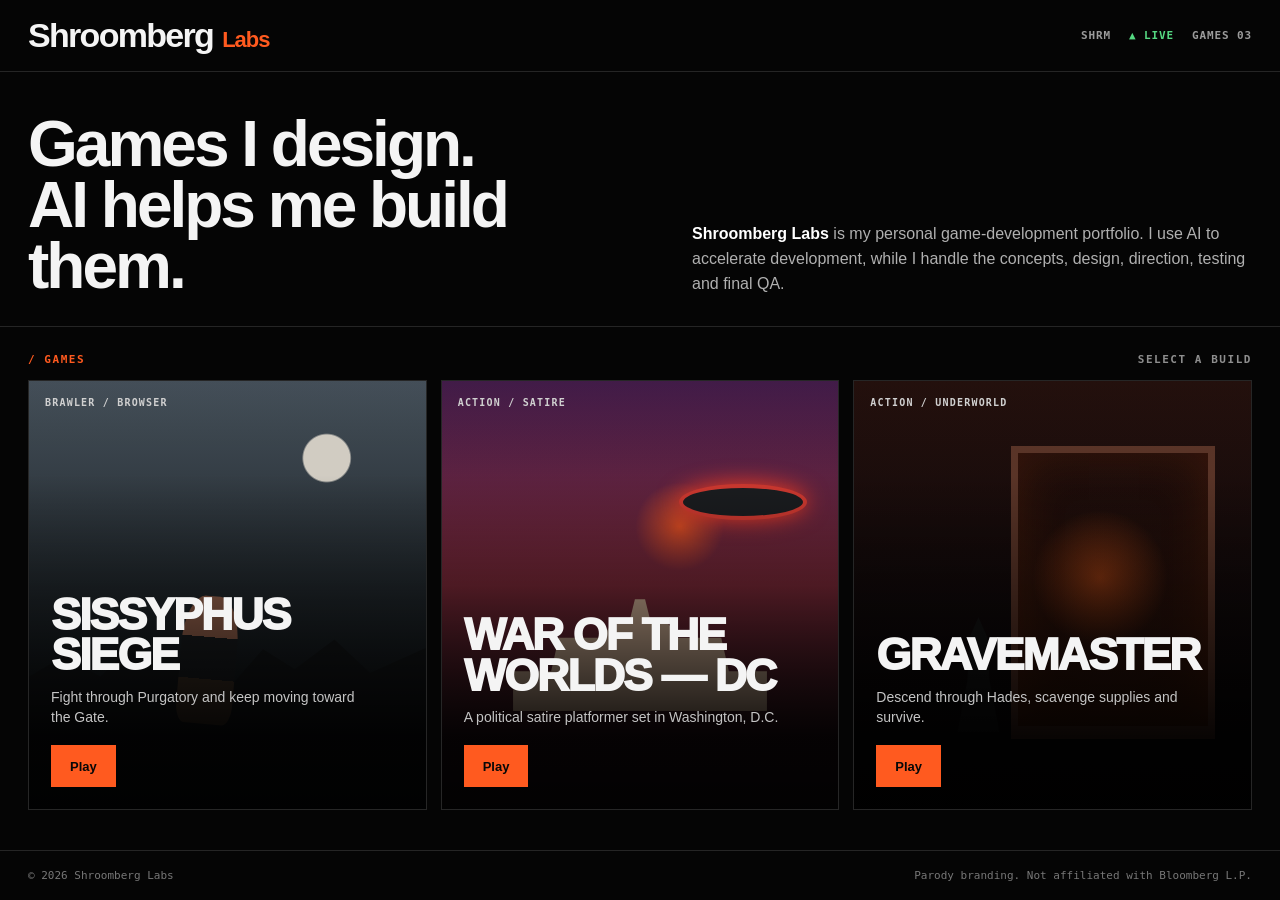
<file: index (7).html>
<!doctype html>
<html lang="en">
<head>
<meta charset="utf-8">
<meta name="viewport" content="width=device-width,initial-scale=1">
<meta name="theme-color" content="#050505">
<title>Shroomberg Labs</title>
<style>
:root{
  --bg:#050505;
  --panel:#0b0b0b;
  --line:#252525;
  --text:#f4f4f4;
  --muted:#9b9b9b;
  --accent:#ff5a1f;
  --green:#55d982;
}
*{box-sizing:border-box}
html{background:var(--bg);scroll-behavior:smooth}
body{margin:0;background:var(--bg);color:var(--text);font-family:Arial,Helvetica,sans-serif;min-height:100vh}
a{color:inherit;text-decoration:none}
button{font:inherit}
.shell{width:min(1440px,100%);margin:auto;min-height:100vh}

header{
  height:72px;
  padding:0 28px;
  display:flex;
  align-items:center;
  justify-content:space-between;
  gap:20px;
  border-bottom:1px solid var(--line);
  background:#050505;
  position:sticky;
  top:0;
  z-index:20;
}
.brand{display:flex;align-items:baseline;gap:9px;white-space:nowrap}
.brandMain{font-size:34px;font-weight:900;letter-spacing:-1.7px}
.brandLabs{font-size:22px;font-weight:900;color:var(--accent);letter-spacing:-1px}
.market{display:flex;align-items:center;gap:18px;font:700 11px ui-monospace,SFMono-Regular,Menlo,Consolas,monospace;letter-spacing:.08em;color:var(--muted)}
.market strong{color:var(--green)}

.intro{
  padding:42px 28px 30px;
  border-bottom:1px solid var(--line);
  display:flex;
  align-items:end;
  justify-content:space-between;
  gap:30px;
}
.intro h1{margin:0;font-size:clamp(38px,5vw,72px);line-height:.95;letter-spacing:-3px;max-width:760px}
.intro p{margin:0;max-width:560px;color:#b0b0b0;font-size:16px;line-height:1.55}
.intro b{color:#fff}

.games{padding:26px 28px 40px}
.sectionBar{display:flex;align-items:center;justify-content:space-between;gap:16px;margin-bottom:14px;font:700 11px ui-monospace,SFMono-Regular,Menlo,Consolas,monospace;text-transform:uppercase;letter-spacing:.14em;color:#8e8e8e}
.sectionBar span:first-child{color:var(--accent)}
.grid{display:grid;grid-template-columns:repeat(3,minmax(0,1fr));gap:14px}
.card{min-height:430px;border:1px solid #262626;background:#0a0a0a;position:relative;overflow:hidden;display:flex;flex-direction:column;justify-content:flex-end}
.cardArt{position:absolute;inset:0;z-index:0}
.card::after{content:"";position:absolute;inset:0;background:linear-gradient(180deg,rgba(0,0,0,.02) 22%,rgba(0,0,0,.9) 83%);z-index:1;pointer-events:none}
.cardMeta{position:absolute;top:16px;left:16px;z-index:2;font:700 10px ui-monospace,SFMono-Regular,Menlo,Consolas,monospace;letter-spacing:.12em;color:#d0d0d0;text-transform:uppercase}
.cardBody{position:relative;z-index:2;padding:22px}
.cardTitle{font-weight:1000;font-size:clamp(34px,3.5vw,54px);line-height:.9;letter-spacing:-2px;text-transform:uppercase;margin:0 0 12px}
.cardText{margin:0 0 18px;color:#c4c4c4;line-height:1.45;font-size:14px;max-width:92%}
.play{display:inline-flex;align-items:center;justify-content:center;min-height:42px;padding:0 18px;background:var(--accent);color:#080808;font-weight:900;font-size:13px;border:1px solid var(--accent);cursor:pointer}
.play:hover{filter:brightness(1.1)}

.siege{background:radial-gradient(circle at 75% 18%,#d5d0c6 0 5%,transparent 5.4%),linear-gradient(180deg,#45505a 0,#22292e 50%,#0b0e10 100%)}
.siege::before{content:"";position:absolute;left:0;right:0;bottom:20%;height:29%;background:#16191b;clip-path:polygon(0 62%,9% 45%,18% 62%,27% 33%,35% 57%,43% 31%,51% 69%,59% 40%,67% 56%,77% 32%,86% 59%,100% 39%,100% 100%,0 100%)}
.siege::after{content:"";position:absolute;left:38%;bottom:20%;width:56px;height:128px;background:linear-gradient(#a66d55 0 32%,#1d2023 32% 65%,#46372a 65%);border-radius:38% 38% 16% 16%;transform:rotate(5deg)}
.war{background:radial-gradient(circle at 60% 34%,rgba(255,90,31,.8),transparent 12%),linear-gradient(180deg,#421c49 0,#7e2a39 48%,#171016 100%)}
.war::before{content:"";position:absolute;left:18%;right:18%;bottom:23%;height:30%;background:#d2b297;clip-path:polygon(0 100%,0 69%,15% 69%,18% 43%,35% 43%,40% 29%,46% 29%,48% 13%,52% 13%,54% 29%,60% 29%,65% 43%,82% 43%,85% 69%,100% 69%,100% 100%)}
.war::after{content:"";position:absolute;right:8%;top:24%;width:120px;height:28px;background:#1b1d20;border:4px solid #d33a31;border-radius:50%;box-shadow:0 0 22px #ff3e24}
.grave{background:radial-gradient(circle at 62% 46%,rgba(255,100,26,.52),transparent 20%),linear-gradient(180deg,#24100d 0,#10090a 55%,#050505 100%)}
.grave::before{content:"";position:absolute;right:9%;top:15%;width:48%;height:64%;border:7px solid #5b3528;border-bottom-width:13px;background:linear-gradient(180deg,rgba(0,0,0,.15),rgba(255,90,20,.18));box-shadow:inset 0 0 50px rgba(255,85,15,.15)}
.grave::after{content:"";position:absolute;left:26%;bottom:18%;width:42px;height:115px;background:#151515;clip-path:polygon(50% 0,72% 18%,76% 54%,100% 100%,0 100%,24% 54%,28% 18%)}

footer{padding:18px 28px;border-top:1px solid var(--line);display:flex;justify-content:space-between;gap:20px;flex-wrap:wrap;color:#777;font:11px ui-monospace,SFMono-Regular,Menlo,Consolas,monospace}

.playerOverlay{position:fixed;inset:0;background:#000;z-index:100;display:none;flex-direction:column}
.playerOverlay.open{display:flex}
.playerBar{height:48px;flex:0 0 48px;background:#080808;border-bottom:1px solid #292929;display:flex;align-items:center;justify-content:space-between;gap:16px;padding:0 14px;font:700 11px ui-monospace,SFMono-Regular,Menlo,Consolas,monospace;letter-spacing:.08em;text-transform:uppercase}
.playerIdentity{display:flex;align-items:center;gap:8px;min-width:0}
.playerDot{width:7px;height:7px;border-radius:50%;background:var(--accent);box-shadow:0 0 10px var(--accent)}
.playerTitle{color:#fff;white-space:nowrap;overflow:hidden;text-overflow:ellipsis}
.playerActions{display:flex;gap:8px}
.playerControl{border:1px solid #3a3a3a;background:#111;color:#ddd;padding:7px 10px;cursor:pointer;text-transform:uppercase;font-size:10px;font-weight:800;letter-spacing:.08em}
.playerControl:hover{border-color:var(--accent);color:#fff}
.playerStage{position:relative;flex:1;min-height:0;background:#000}
.playerStage iframe{position:absolute;inset:0;width:100%;height:100%;border:0;background:#000}
.playerLoading{position:absolute;inset:0;display:grid;place-items:center;color:#888;font:700 12px ui-monospace,SFMono-Regular,Menlo,Consolas,monospace;letter-spacing:.14em;text-transform:uppercase;z-index:2;pointer-events:none}
.playerLoading[hidden]{display:none}
body.playerOpen{overflow:hidden}

@media(max-width:900px){
  .market{display:none}
  .intro{align-items:start;flex-direction:column;padding-top:34px}
  .grid{grid-template-columns:1fr}
  .card{min-height:390px}
}
@media(max-width:560px){
  header{padding:0 18px;height:64px}
  .brandMain{font-size:28px}.brandLabs{font-size:18px}
  .intro,.games{padding-left:18px;padding-right:18px}
  .intro h1{font-size:44px;letter-spacing:-2px}
  footer{padding:16px 18px}
  .playerIdentity>span:nth-child(2){display:none}
}
@media(prefers-reduced-motion:reduce){*{scroll-behavior:auto}}
</style>
</head>
<body>
<div class="shell">
<header>
  <a class="brand" href="#top" aria-label="Shroomberg Labs home">
    <span class="brandMain">Shroomberg</span>
    <span class="brandLabs">Labs</span>
  </a>
  <div class="market" aria-label="Site status">
    <span>SHRM</span>
    <strong>▲ LIVE</strong>
    <span>GAMES 03</span>
  </div>
</header>

<main id="top">
  <section class="intro">
    <h1>Games I design.<br>AI helps me build them.</h1>
    <p><b>Shroomberg Labs</b> is my personal game-development portfolio. I use AI to accelerate development, while I handle the concepts, design, direction, testing and final QA.</p>
  </section>

  <section class="games" id="games">
    <div class="sectionBar"><span>/ Games</span><span>Select a build</span></div>
    <div class="grid">
      <article class="card">
        <div class="cardArt siege"></div>
        <div class="cardMeta">Brawler / Browser</div>
        <div class="cardBody">
          <h2 class="cardTitle">Sissyphus Siege</h2>
          <p class="cardText">Fight through Purgatory and keep moving toward the Gate.</p>
          <a class="play gameLaunch" href="Sissyphus%20Siege.html" data-title="Sissyphus Siege">Play</a>
        </div>
      </article>

      <article class="card">
        <div class="cardArt war"></div>
        <div class="cardMeta">Action / Satire</div>
        <div class="cardBody">
          <h2 class="cardTitle">War of the Worlds — DC</h2>
          <p class="cardText">A political satire platformer set in Washington, D.C.</p>
          <a class="play gameLaunch" href="War%20of%20the%20Worlds.html" data-title="War of the Worlds — DC">Play</a>
        </div>
      </article>

      <article class="card">
        <div class="cardArt grave"></div>
        <div class="cardMeta">Action / Underworld</div>
        <div class="cardBody">
          <h2 class="cardTitle">Gravemaster</h2>
          <p class="cardText">Descend through Hades, scavenge supplies and survive.</p>
          <a class="play gameLaunch" href="Gravemaster(1).html" data-title="Gravemaster — Ashes of Hades">Play</a>
        </div>
      </article>
    </div>
  </section>
</main>

<footer>
  <span>© <span id="year"></span> Shroomberg Labs</span>
  <span>Parody branding. Not affiliated with Bloomberg L.P.</span>
</footer>
</div>

<div class="playerOverlay" id="playerOverlay" aria-hidden="true">
  <div class="playerBar">
    <div class="playerIdentity"><span class="playerDot"></span><span>SHROOMBERG PLAY //</span><span class="playerTitle" id="playerTitle">ACTIVE BUILD</span></div>
    <div class="playerActions">
      <button class="playerControl" id="fullscreenBtn" type="button">Fullscreen</button>
      <button class="playerControl" id="closePlayerBtn" type="button">Exit</button>
    </div>
  </div>
  <div class="playerStage" id="playerStage">
    <div class="playerLoading" id="playerLoading" hidden>Loading build…</div>
  </div>
</div>

<script>
(() => {
  'use strict';

  const overlay = document.getElementById('playerOverlay');
  const stage = document.getElementById('playerStage');
  const title = document.getElementById('playerTitle');
  const loading = document.getElementById('playerLoading');
  const closeButton = document.getElementById('closePlayerBtn');
  const fullscreenButton = document.getElementById('fullscreenBtn');
  const launchers = [...document.querySelectorAll('.gameLaunch')];

  let activeFrame = null;
  let activeLauncher = null;

  document.getElementById('year').textContent = new Date().getFullYear();

  function destroyGame() {
    if (!activeFrame) return;
    try { activeFrame.src = 'about:blank'; } catch (_) {}
    activeFrame.remove();
    activeFrame = null;
  }

  function openGame(link) {
    destroyGame();
    activeLauncher = link;
    title.textContent = link.dataset.title || 'ACTIVE BUILD';
    overlay.classList.add('open');
    overlay.setAttribute('aria-hidden', 'false');
    document.body.classList.add('playerOpen');
    loading.hidden = false;

    const frame = document.createElement('iframe');
    frame.title = `${title.textContent} game`;
    frame.allow = 'fullscreen; autoplay';
    frame.setAttribute('allowfullscreen', '');
    frame.addEventListener('load', () => {
      if (frame === activeFrame) loading.hidden = true;
    }, { once: true });

    activeFrame = frame;
    stage.appendChild(frame);
    frame.src = link.href;
    closeButton.focus({ preventScroll: true });
  }

  function closeGame() {
    destroyGame();
    loading.hidden = true;
    overlay.classList.remove('open');
    overlay.setAttribute('aria-hidden', 'true');
    document.body.classList.remove('playerOpen');
    if (document.fullscreenElement) document.exitFullscreen().catch(() => {});
    activeLauncher?.focus({ preventScroll: true });
    activeLauncher = null;
  }

  for (const link of launchers) {
    link.addEventListener('click', event => {
      if (event.button !== 0 || event.metaKey || event.ctrlKey || event.shiftKey || event.altKey) return;
      event.preventDefault();
      openGame(link);
    });
  }

  closeButton.addEventListener('click', closeGame);

  fullscreenButton.addEventListener('click', async () => {
    try {
      if (!document.fullscreenElement) await overlay.requestFullscreen();
      else await document.exitFullscreen();
    } catch (_) {}
  });

  document.addEventListener('keydown', event => {
    if (event.key === 'Escape' && overlay.classList.contains('open') && !document.fullscreenElement) closeGame();
  });

  window.addEventListener('pagehide', destroyGame);
})();
</script>
</body>
</html>
</file>
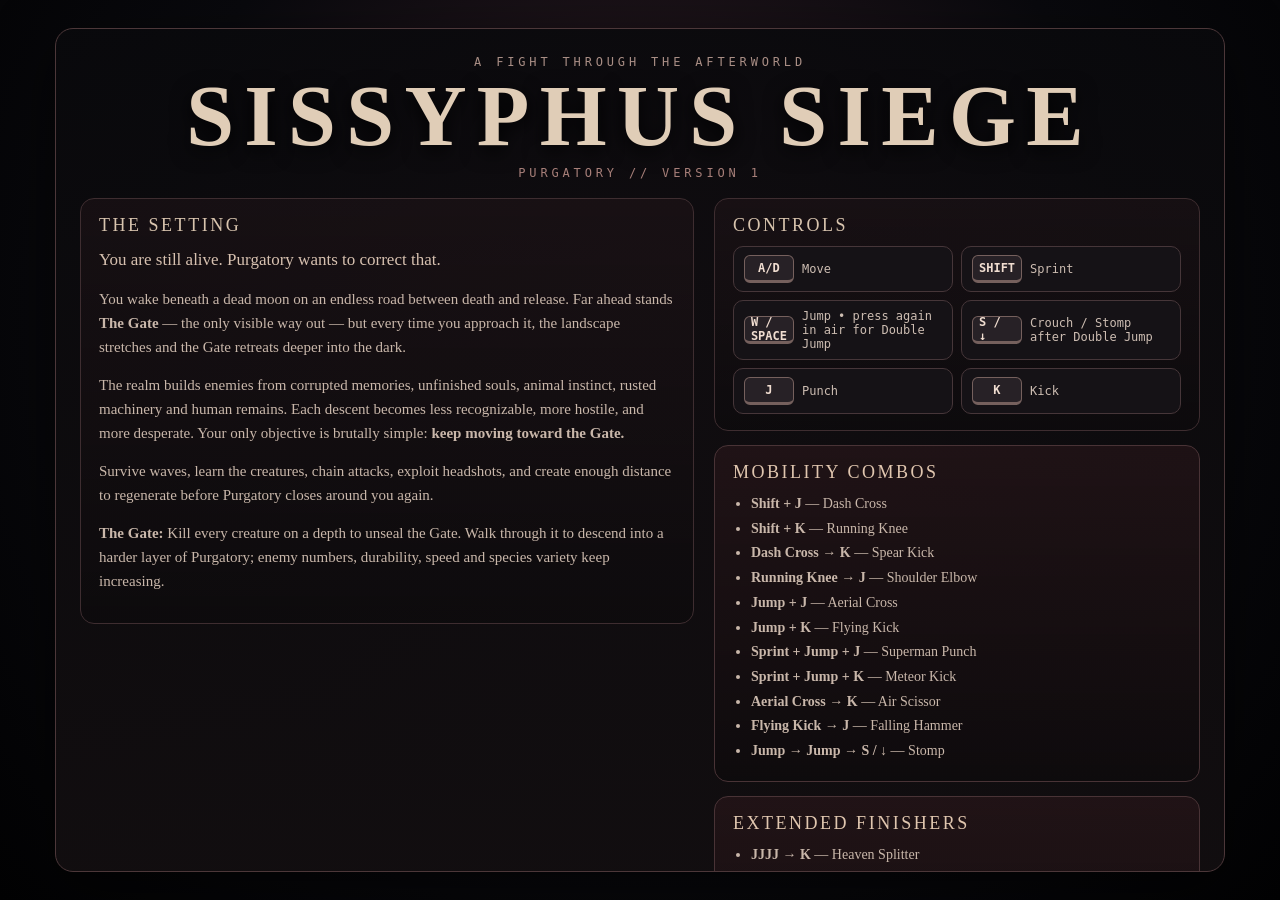
<file: Sissyphus Siege.html>
<!doctype html>
<html lang="en"><head><meta charset="utf-8"><meta name="viewport" content="width=device-width,initial-scale=1"><title>Sissyphus Siege</title>
<style>
html,body{margin:0;height:100%;overflow:hidden;background:#09090c;color:#eee;font-family:Georgia,serif}canvas{display:block;width:100vw;height:100vh;image-rendering:pixelated}.hud{position:fixed;left:18px;top:14px;z-index:2;text-shadow:0 2px 3px #000}.title{font-size:24px;letter-spacing:3px}.bar{width:300px;height:18px;border:2px solid #ddd;background:#18181c;margin-top:8px}.fill{height:100%;background:linear-gradient(90deg,#6d0d14,#d23a38)}.small{font:13px monospace;margin-top:7px;color:#ccc}.help{position:fixed;right:18px;top:16px;text-align:right;font:13px monospace;color:#bbb;text-shadow:0 2px 3px #000}.dead{display:none;position:fixed;inset:0;background:#000b;z-index:4;align-items:center;justify-content:center;flex-direction:column}.dead h1{font-size:64px;margin:0;color:#b51e25}.dead button{font:20px Georgia;padding:10px 24px;cursor:pointer}.intro{position:fixed;inset:0;z-index:6;background:radial-gradient(circle at 50% 35%,#321d25,#09090d 58%,#020203);display:flex;align-items:center;justify-content:center;flex-direction:column;text-align:center;transition:opacity 1s}.intro h1{font-size:clamp(42px,8vw,96px);letter-spacing:.18em;margin:0;color:#d5c4aa;text-shadow:0 5px 20px #000}.intro p{max-width:650px;font:18px/1.6 Georgia;color:#bcae9f}.intro .prompt{font:13px monospace;letter-spacing:.2em;color:#8f7773;margin-top:25px}.levelcard{pointer-events:none;position:fixed;left:50%;top:28%;transform:translate(-50%,-50%);z-index:3;text-align:center;opacity:0;transition:opacity .4s;text-shadow:0 3px 10px #000}.levelcard b{display:block;font-size:36px;letter-spacing:.18em}.levelcard span{font:13px monospace;color:#c6aaa2;letter-spacing:.16em}.releaseTag{position:fixed;left:20px;bottom:16px;z-index:2;font:11px monospace;letter-spacing:2px;color:#8f8984;text-shadow:0 2px 3px #000}.toast{position:fixed;left:50%;top:22%;transform:translate(-50%,-50%);z-index:5;font:bold 22px Georgia;color:#eee;text-shadow:0 2px 2px #000,0 0 12px #000;opacity:0;transition:opacity .12s;pointer-events:none;letter-spacing:2px}
.intro{overflow:auto;padding:28px 18px}
.introPanel{width:min(1120px,96vw);max-height:92vh;overflow:auto;border:1px solid #4c3739;background:linear-gradient(180deg,rgba(9,9,12,.88),rgba(18,14,16,.94));box-shadow:0 18px 60px rgba(0,0,0,.55);border-radius:18px;padding:22px 24px 26px}
.introHero{display:grid;grid-template-columns:1.2fr .95fr;gap:20px;align-items:start}.introCopy{text-align:left}.introKicker{font:12px monospace;letter-spacing:.32em;color:#a98e85;margin-bottom:8px}.intro h1{margin:0 0 10px}.intro p{margin:0 0 14px}
.settingBox,.legendBox{border:1px solid #3e2d30;background:linear-gradient(180deg,rgba(40,24,28,.38),rgba(12,10,12,.72));padding:16px 18px;border-radius:14px;text-align:left}.settingBox h3,.legendBox h3{margin:0 0 10px;color:#d8c4ae;letter-spacing:.14em;font:18px Georgia}.settingBox p,.legendBox p,.legendBox li{font:15px/1.6 Georgia;color:#c9b7aa}.legendBox ul{margin:0;padding-left:18px}
.monsterSection{margin-top:20px;text-align:left}.monsterSection h2{font-size:26px;letter-spacing:.12em;color:#dcc8b3;margin:0 0 6px}.monsterSection .sub{font:13px monospace;letter-spacing:.16em;color:#9e8780;margin-bottom:12px}
.monsterGrid{display:grid;grid-template-columns:repeat(auto-fit,minmax(220px,1fr));gap:14px}.monsterCard{border:1px solid #433135;background:linear-gradient(180deg,rgba(17,14,18,.92),rgba(28,18,21,.88));border-radius:14px;overflow:hidden;box-shadow:0 10px 24px rgba(0,0,0,.3)}.monsterCanvas{display:block;width:100%;height:170px;background:radial-gradient(circle at 50% 26%,#3c2a33,#100d12 64%,#09090b)}.monsterInfo{padding:12px 13px 14px}.monsterName{font-size:19px;letter-spacing:.08em;color:#e0ccb6;margin:0 0 6px}.monsterTag{display:inline-block;font:11px monospace;letter-spacing:.18em;color:#d8a596;background:#3c1e20;border:1px solid #694244;padding:3px 6px;border-radius:999px;margin-bottom:8px}.monsterInfo p{font:14px/1.45 Georgia;color:#c5b4aa;margin:0}
.promptBlock{display:flex;justify-content:space-between;align-items:center;gap:16px;flex-wrap:wrap;margin-top:18px;padding-top:14px;border-top:1px solid #3f3134}.promptBlock .prompt{margin:0;color:#9f8780}.enterBtn{font:700 16px Georgia;padding:12px 22px;border-radius:999px;border:1px solid #8c5e53;background:linear-gradient(180deg,#c35a50,#7c2526);color:#f5ece5;cursor:pointer;letter-spacing:.08em;box-shadow:0 8px 18px rgba(0,0,0,.35)}.enterBtn:hover{filter:brightness(1.08)}
@media (max-width:900px){.introHero{grid-template-columns:1fr}.introPanel{padding:18px}}

.menuMast{text-align:center;padding:4px 0 18px}.menuTitle{font-size:clamp(44px,7vw,86px)!important;line-height:.92;letter-spacing:.12em!important;color:#e0cdb7!important}.menuSubtitle{font:12px monospace;letter-spacing:.32em;color:#a77f79;margin-top:9px}.menuSide{display:grid;gap:14px}.techBox{border:1px solid #493336;background:linear-gradient(180deg,rgba(54,27,31,.42),rgba(13,10,12,.8));padding:16px 18px;border-radius:14px;text-align:left}.techBox h3{margin:0 0 10px;color:#e0c6af;letter-spacing:.14em;font:18px Georgia}.techBox ul{margin:0;padding-left:18px}.techBox li{font:14px/1.55 Georgia;color:#c9b7aa;margin:3px 0}.controlGrid{display:grid;grid-template-columns:repeat(2,minmax(0,1fr));gap:8px}.controlChip{display:flex;align-items:center;gap:8px;border:1px solid #463639;background:#151216;padding:8px 10px;border-radius:10px;font:12px monospace;color:#cdbdb2}.keycap{display:inline-flex;min-width:36px;height:24px;padding:0 6px;align-items:center;justify-content:center;border:1px solid #75605d;border-bottom-width:3px;border-radius:6px;background:#272126;color:#f0ddd0;font-weight:700}.settingLead{font-size:17px!important;color:#d7c1b0!important}.menuRule{height:1px;background:linear-gradient(90deg,transparent,#60454a,transparent);margin:18px 0}.monsterCard{transition:transform .18s ease,border-color .18s ease,box-shadow .18s ease}.monsterCard:hover{transform:translateY(-2px);border-color:#70474b;box-shadow:0 14px 30px rgba(0,0,0,.42)}
@media(max-width:620px){.controlGrid{grid-template-columns:1fr}.menuTitle{letter-spacing:.07em!important}.introPanel{border-radius:10px}}
</style></head>
<body><div id="intro" class="intro"><div class="introPanel">
<div class="menuMast"><div class="introKicker">A FIGHT THROUGH THE AFTERWORLD</div><h1 class="menuTitle">SISSYPHUS SIEGE</h1><div class="menuSubtitle">PURGATORY // VERSION 1</div></div>
<div class="introHero">
<div class="settingBox"><h3>THE SETTING</h3><p class="settingLead">You are still alive. Purgatory wants to correct that.</p><p>You wake beneath a dead moon on an endless road between death and release. Far ahead stands <strong>The Gate</strong> — the only visible way out — but every time you approach it, the landscape stretches and the Gate retreats deeper into the dark.</p><p>The realm builds enemies from corrupted memories, unfinished souls, animal instinct, rusted machinery and human remains. Each descent becomes less recognizable, more hostile, and more desperate. Your only objective is brutally simple: <strong>keep moving toward the Gate.</strong></p><p>Survive waves, learn the creatures, chain attacks, exploit headshots, and create enough distance to regenerate before Purgatory closes around you again.<p><strong>The Gate:</strong> Kill every creature on a depth to unseal the Gate. Walk through it to descend into a harder layer of Purgatory; enemy numbers, durability, speed and species variety keep increasing.</p></div>
<div class="menuSide">
<div class="legendBox"><h3>CONTROLS</h3><div class="controlGrid"><div class="controlChip"><span class="keycap">A/D</span> Move</div><div class="controlChip"><span class="keycap">SHIFT</span> Sprint</div><div class="controlChip"><span class="keycap">W / SPACE</span> Jump • press again in air for Double Jump</div><div class="controlChip"><span class="keycap">S / ↓</span> Crouch / Stomp after Double Jump</div><div class="controlChip"><span class="keycap">J</span> Punch</div><div class="controlChip"><span class="keycap">K</span> Kick</div></div></div>
<div class="techBox"><h3>MOBILITY COMBOS</h3><ul><li><strong>Shift + J</strong> — Dash Cross</li><li><strong>Shift + K</strong> — Running Knee</li><li><strong>Dash Cross → K</strong> — Spear Kick</li><li><strong>Running Knee → J</strong> — Shoulder Elbow</li><li><strong>Jump + J</strong> — Aerial Cross</li><li><strong>Jump + K</strong> — Flying Kick</li><li><strong>Sprint + Jump + J</strong> — Superman Punch</li><li><strong>Sprint + Jump + K</strong> — Meteor Kick</li><li><strong>Aerial Cross → K</strong> — Air Scissor</li><li><strong>Flying Kick → J</strong> — Falling Hammer</li><li><strong>Jump → Jump → S / ↓</strong> — Stomp</li></ul></div>
<div class="techBox"><h3>EXTENDED FINISHERS</h3><ul>
<li><strong>JJJJ → K</strong> — Heaven Splitter</li>
<li><strong>JJJK → J</strong> — Reaper Hook</li>
<li><strong>JJKJ → K</strong> — Liver Breaker</li>
<li><strong>JJKK → J</strong> — Wheel Hammer</li>
<li><strong>JKJJ → K</strong> — Spinning Heel</li>
<li><strong>JKJK → J</strong> — Knee Clinch</li>
<li><strong>JKKJ → J</strong> — Rising Elbow</li>
<li><strong>JKKK → J</strong> — Axe Cross</li>
<li><strong>KJKJ → J</strong> — Vortex Hammer</li>
<li><strong>KKKK → J</strong> — Cyclone Cross</li>
</ul></div>
</div></div>
<div class="menuRule"></div><div class="monsterSection"><h2>THE DENIZENS OF PURGATORY</h2><div class="sub">Rendered enemy roster with field descriptions</div><div id="monsterGrid" class="monsterGrid"></div></div>
<div class="promptBlock"><div class="prompt">PRESS ENTER OR CLICK TO BEGIN • VERSION 1 FINAL</div><button class="enterBtn" onclick="startGame()">ENTER PURGATORY</button></div>
</div></div><div id="levelcard" class="levelcard"><b></b><span></span></div><div class="hud"><div class="title">SISSYPHUS SIEGE</div><div class="bar"><div id="hp" class="fill"></div></div><div id="stats" class="small"></div></div><div class="help">A/D — MOVE &nbsp; SHIFT — SPRINT &nbsp; W/SPACE — JUMP / DOUBLE JUMP<br>S/↓ — CROUCH / STOMP AFTER DOUBLE JUMP &nbsp; J — PUNCH &nbsp; K — KICK<br>CHAIN J/K • SPRINT + ATTACK • JUMP + ATTACK — COMBOS</div><canvas id="c"></canvas><div id="toast" class="toast"></div><div class="releaseTag">SISSYPHUS SIEGE • PURGATORY BUILD</div><div id="dead" class="dead"><h1>FALLEN</h1><p>The gate recedes.</p><button onclick="resetGame()">RISE AGAIN</button></div>
<script>
'use strict';
const C=document.getElementById('c'),X=C.getContext('2d'),hpEl=document.getElementById('hp'),statsEl=document.getElementById('stats'),deadEl=document.getElementById('dead'),introEl=document.getElementById('intro'),levelCard=document.getElementById('levelcard'),toastEl=document.getElementById('toast'),monsterGridEl=document.getElementById('monsterGrid'); let started=false; function startGame(){if(started)return;started=true;for(const k in keys)keys[k]=false;introEl.style.opacity=0;showLevel(Math.max(1,wave-1));toast('ENTER PURGATORY');setTimeout(()=>introEl.style.display='none',700)} addEventListener('keydown',e=>{if(!started&&e.code==='Enter'){e.preventDefault();startGame()}});
let W=innerWidth,H=innerHeight,DPR=Math.min(devicePixelRatio||1,2); function resize(){W=innerWidth;H=innerHeight;C.width=W*DPR;C.height=H*DPR;X.setTransform(DPR,0,0,DPR,0,0);X.imageSmoothingEnabled=false} addEventListener('resize',resize);resize();
const keys={}; addEventListener('keydown',e=>{if(!started)return;keys[e.code]=true;if(['Space','ArrowUp','ArrowDown','ArrowLeft','ArrowRight'].includes(e.code))e.preventDefault();if(!e.repeat){if(['KeyW','Space','ArrowUp'].includes(e.code)&&player)player.jumpBuffer=.18;if(e.code==='KeyJ')player.attack('punch');if(e.code==='KeyK')player.attack('kick')}});addEventListener('keyup',e=>keys[e.code]=false);
const clamp=(v,a,b)=>Math.max(a,Math.min(b,v)),lerp=(a,b,t)=>a+(b-a)*t,rand=(a,b)=>a+Math.random()*(b-a),sign=x=>x<0?-1:1;
function hash01(seed,n=0){let v=Math.sin((seed+1)*12.9898+(n+3)*78.233)*43758.5453123;return v-Math.floor(v)}
function hashRange(seed,n,a,b){return a+hash01(seed,n)*(b-a)}
const PURGATORY_THEMES=['shaking_peaks','dead_forest','ruined_city','ash_dunes','grave_plain','grey_marsh','quarry'];
let runSeed=(Math.random()*2147483646+1)|0,levelSeed=runSeed,bgTheme=PURGATORY_THEMES[0];
function terrainBase(x){let sd=levelSeed||1,o=hashRange(sd,31,-900,900),f1=hashRange(sd,32,.0022,.0038),f2=hashRange(sd,33,.0065,.011),a1=hashRange(sd,34,15,31),a2=hashRange(sd,35,4,13);return H*.78+Math.sin((x+o)*f1)*a1+Math.sin((x-o*.4)*f2)*a2+Math.sin((x+o*.2)*.0008)*hashRange(sd,36,16,34)}
function groundY(x){return terrainBase(x)} function slope(x){return (groundY(x+3)-groundY(x-3))/6}
let cam=0,time=0,wave=1,kills=0,gateX=1750,spawnTimer=0,particles=[],enemies=[],gateUnlocked=false,gatePulse=0,levelsCleared=0,gateTransitioning=false;let shake=0,hitStop=0,flash=0,toastTimer=0;
function toast(t){toastEl.textContent=t;toastEl.style.opacity=1;toastTimer=.75}
function impact(power=5){shake=Math.max(shake,power);hitStop=Math.max(hitStop,.035+power*.002);flash=Math.max(flash,.08)}
function particle(x,y,vx,vy,life,size,type='dust'){if(particles.length>650)particles.splice(0,particles.length-600);particles.push({x,y,vx,vy,life,max:life,size,type,r:rand(0,6.28)})}
function bloodBurst(x,y,n=10,p=1){n=Math.floor(n*(1+Math.min(1.8,(wave-1)*.07)));for(let i=0;i<n;i++)particle(x,y,rand(-180,180)*p,rand(-220,20)*p,rand(.3,.8),rand(2,5),'blood')}
function boneBurst(x,y,n=4){for(let i=0;i<n;i++)particle(x,y,rand(-150,150),rand(-230,-50),rand(.7,1.2),rand(4,8),'bone')}
function line(a,b,w,color){X.strokeStyle=color;X.lineWidth=w;X.lineCap='round';X.beginPath();X.moveTo(a.x,a.y);X.lineTo(b.x,b.y);X.stroke()}
function limb(a,b,w,base,lit='#aaa',shadow='#111'){line(a,b,w+5,'#09090b');line(a,b,w,base);line({x:a.x-2,y:a.y-1},{x:b.x-2,y:b.y-1},Math.max(2,w*.22),lit);line({x:a.x+2,y:a.y+2},{x:b.x+2,y:b.y+2},Math.max(2,w*.18),shadow)}
function joint(x,y,r,base,hi){X.fillStyle='#09090b';X.beginPath();X.arc(x,y,r+3,0,7);X.fill();X.fillStyle=base;X.beginPath();X.arc(x,y,r,0,7);X.fill();X.fillStyle=hi;X.beginPath();X.arc(x-r*.25,y-r*.3,r*.24,0,7);X.fill()}
function pt(x,y){return{x,y}} function rot(p,a){let c=Math.cos(a),s=Math.sin(a);return{x:p.x*c-p.y*s,y:p.x*s+p.y*c}}

function constrainBone(parent,child,len){let dx=child.x-parent.x,dy=child.y-parent.y,d=Math.hypot(dx,dy);if(d<.001){dx=0;dy=1;d=1}child.x=parent.x+dx/d*len;child.y=parent.y+dy/d*len}
function enforceHumanPose(p){
 // Adult human proportions approximated as 7.5 head lengths. Joint locations are constrained
 // to fixed segment lengths so combat poses cannot stretch elbows, wrists, knees or ankles.
 constrainBone(p.ls,p.le,29);constrainBone(p.le,p.lh,27);
 constrainBone(p.rs,p.re,29);constrainBone(p.re,p.rh,27);
 const lh={x:-8,y:18},rh={x:8,y:18};
 constrainBone(lh,p.lk,37);constrainBone(p.lk,p.lf,35);
 constrainBone(rh,p.rk,37);constrainBone(p.rk,p.rf,35);
 return p
}
function poseFor(actor){let t=actor.animT,bob=Math.sin(time*7+actor.seed)*2;let p={torso:-.04,head:0,ls:pt(-15,-45),rs:pt(15,-45),le:pt(-23,-20),re:pt(23,-19),lh:pt(-17,4),rh:pt(19,2),lk:pt(-11,34),rk:pt(11,34),lf:pt(-15,67),rf:pt(16,67)};
 if(actor.state==='walk'){let s=Math.sin(actor.step);p.lk.x+=s*11;p.rk.x-=s*11;p.lf.x+=s*17;p.rf.x-=s*17;p.le.x-=s*8;p.re.x+=s*8;p.lh.x-=s*13;p.rh.x+=s*13;p.torso=s*.035;p.head=-s*.025}
 if(actor.state==='jump'){p.lk=pt(-12,29);p.rk=pt(14,24);p.lf=pt(-24,52);p.rf=pt(26,49);p.le=pt(-25,-22);p.re=pt(24,-28);p.lh=pt(-28,-3);p.rh=pt(29,-8)}
 if(actor.state==='punch'){let q=Math.sin(clamp(t/.28,0,1)*Math.PI),style=actor.combo%3;p.torso=(style===2?.35:style===1?.24:.12)*q;if(style===2){p.re=pt(29,-36);p.rh=pt(35+22*q,-48+q*18);p.rs.x+=7*q}else if(style===1){p.re=pt(22+34*q,-38);p.rh=pt(22+70*q,-39);p.rs.x+=8*q}else{p.le=pt(-13+35*q,-39);p.lh=pt(-10+70*q,-40);p.ls.x+=6*q}}
 if(actor.state==='kick'){let q=Math.sin(clamp(t/.42,0,1)*Math.PI),ch=Math.sin(clamp(t/.22,0,1)*Math.PI/2);p.torso=-.22*q;p.rk=pt(12+22*ch,15-18*ch);p.rf=pt(16+78*q,44-35*q);p.lk.x-=8*q;p.lf.x-=12*q;p.re=pt(25,-27);p.rh=pt(35,-11);p.le=pt(-24,-28);p.lh=pt(-34,-12)}

 if(actor.state==='crouch'){bob=13;p.torso=.08;p.lk=pt(-14,24);p.rk=pt(15,23);p.lf=pt(-25,51);p.rf=pt(28,50);p.le=pt(-24,-25);p.re=pt(24,-24);p.lh=pt(-16,-9);p.rh=pt(18,-8)}
 if(actor.state==='uppercut'){let u=clamp(t/.52,0,1),q=Math.sin(u*Math.PI);bob=-10*q;p.torso=-.24*q;p.rk=pt(10,28-8*q);p.rf=pt(18,62);p.re=pt(22+12*q,-28-18*q);p.rh=pt(31+28*q,-8-72*q);p.le=pt(-23,-28);p.lh=pt(-18,-7);p.head=-.12*q}
 if(actor.state==='roundhouse'){let u=clamp(t/.62,0,1),q=Math.sin(u*Math.PI);p.torso=.55*q;p.rk=pt(14+18*q,18);p.rf=pt(20+88*q,16-12*q);p.lk=pt(-13,35);p.lf=pt(-18,67);p.re=pt(28,-23);p.rh=pt(38,-4);p.le=pt(-29,-24);p.lh=pt(-38,-3);p.head=-.15*q}
 if(actor.state==='flyingkick'){let u=clamp(t/.58,0,1),q=Math.sin(u*Math.PI);p.torso=-.18;p.rk=pt(18,14);p.rf=pt(98,5);p.lk=pt(-15,18);p.lf=pt(-34,42);p.re=pt(24,-22);p.rh=pt(33,-3);p.le=pt(-25,-28);p.lh=pt(-34,-10);bob=-9*q}
 if(actor.state==='dropkick'){let u=clamp(t/.68,0,1),q=Math.sin(u*Math.PI);p.torso=-.72*q;p.rk=pt(28,13);p.rf=pt(92,0);p.lk=pt(17,19);p.lf=pt(80,12);p.re=pt(12,-21);p.rh=pt(2,-4);p.le=pt(-10,-23);p.lh=pt(-20,-5);bob=-8*q}
 if(actor.state==='elbowdrop'){let u=clamp(t/.62,0,1),q=Math.sin(u*Math.PI);p.torso=.42*q;p.re=pt(29,-22);p.rh=pt(13,-7);p.rs.x+=12*q;p.le=pt(-20,-25);p.lh=pt(-28,-8);p.rk=pt(13,26);p.rf=pt(25,52);bob=5*q}


 if(actor.state==='sprint'){let r=Math.sin(actor.step);p.torso=-.13;p.head=.05;p.lk.x+=r*16;p.rk.x-=r*16;p.lf.x+=r*27;p.rf.x-=r*27;p.le.x-=r*14;p.re.x+=r*14;p.lh.x-=r*22;p.rh.x+=r*22;bob=Math.abs(Math.sin(actor.step))*2-2}
 if(actor.state==='dashcross'){let q=Math.sin(clamp(t/.46,0,1)*Math.PI);p.torso=.25*q-.11;p.re=pt(25+36*q,-37);p.rh=pt(30+78*q,-37);p.rs.x+=7*q;p.le=pt(-24,-30);p.lh=pt(-31,-12);p.rk=pt(13,31);p.rf=pt(24,64);bob=-3*q}
 if(actor.state==='runningknee'){let q=Math.sin(clamp(t/.50,0,1)*Math.PI);p.torso=-.16*q;p.rk=pt(18+42*q,9-22*q);p.rf=pt(30+34*q,31-12*q);p.lk=pt(-13,31);p.lf=pt(-20,65);p.re=pt(27,-29);p.rh=pt(38,-10);p.le=pt(-24,-31);p.lh=pt(-34,-13);bob=-9*q}
 if(actor.state==='aerialcross'){let q=Math.sin(clamp(t/.48,0,1)*Math.PI);p.torso=.14*q;p.re=pt(26+30*q,-35);p.rh=pt(34+68*q,-36);p.le=pt(-24,-27);p.lh=pt(-31,-7);p.rk=pt(14,22);p.rf=pt(27,50);p.lk=pt(-13,26);p.lf=pt(-28,53);bob=-5*q}
 if(actor.state==='supermanpunch'){let q=Math.sin(clamp(t/.55,0,1)*Math.PI);p.torso=-.12+.24*q;p.re=pt(30+34*q,-38);p.rh=pt(41+75*q,-39);p.le=pt(-13,-27);p.lh=pt(-26,-4);p.rk=pt(15,20);p.rf=pt(29,49);p.lk=pt(-14,23);p.lf=pt(-34,42);bob=-12*q}
 if(actor.state==='meteorkick'){let q=Math.sin(clamp(t/.58,0,1)*Math.PI);p.torso=-.28*q;p.rk=pt(20+28*q,12);p.rf=pt(31+94*q,8-9*q);p.lk=pt(-14,20);p.lf=pt(-33,43);p.re=pt(24,-25);p.rh=pt(34,-7);p.le=pt(-27,-29);p.lh=pt(-38,-11);bob=-11*q}
 if(actor.state==='spearkick'){let q=Math.sin(clamp(t/.58,0,1)*Math.PI);p.torso=-.2*q;p.rk=pt(20+22*q,13);p.rf=pt(31+98*q,12);p.lk=pt(-14,31);p.lf=pt(-22,65);p.re=pt(22,-27);p.rh=pt(33,-9);p.le=pt(-25,-29);p.lh=pt(-36,-11);bob=-5*q}
 if(actor.state==='shoulderelbow'){let q=Math.sin(clamp(t/.50,0,1)*Math.PI);p.torso=.43*q-.1;p.rs.x+=13*q;p.re=pt(31+42*q,-23);p.rh=pt(17+28*q,-7);p.le=pt(-21,-30);p.lh=pt(-31,-12);p.rk=pt(13,31);p.lk=pt(-12,34);p.head=-.08*q}
 if(actor.state==='airscissor'){let q=Math.sin(clamp(t/.64,0,1)*Math.PI);p.torso=-.35*q;p.rk=pt(22+28*q,10);p.rf=pt(93,2);p.lk=pt(-2+28*q,15);p.lf=pt(77,22);p.re=pt(22,-26);p.rh=pt(31,-8);p.le=pt(-25,-28);p.lh=pt(-36,-10);bob=-8*q}
 if(actor.state==='fallinghammer'){let q=Math.sin(clamp(t/.56,0,1)*Math.PI);p.torso=.42*q;p.re=pt(25,-14);p.rh=pt(10,7);p.le=pt(-25,-16);p.lh=pt(-10,7);p.rk=pt(13,25);p.rf=pt(25,52);p.lk=pt(-12,25);p.lf=pt(-25,52);bob=5*q}
 if(actor.state==='stomp'){let q=clamp(t/.45,0,1);p.torso=-.05;p.re=pt(22,-29);p.rh=pt(31,-11);p.le=pt(-22,-29);p.lh=pt(-31,-11);p.rk=pt(11,32);p.rf=pt(12,69);p.lk=pt(-11,32);p.lf=pt(-12,69);p.head=.04;bob=2*q}


 if(actor.state==='heavensplitter'){let q=Math.sin(clamp(t/.66,0,1)*Math.PI);p.torso=-.28*q;p.rk=pt(20+22*q,11);p.rf=pt(30+96*q,-2-16*q);p.lk=pt(-13,31);p.lf=pt(-21,65);p.re=pt(23,-28);p.rh=pt(34,-9);p.le=pt(-24,-29);p.lh=pt(-35,-10);bob=-7*q}
 if(actor.state==='reaperhook'){let q=Math.sin(clamp(t/.58,0,1)*Math.PI);p.torso=.46*q;p.le=pt(-7+34*q,-28);p.lh=pt(7+72*q,-17);p.re=pt(23,-35);p.rh=pt(31,-17);p.rk=pt(13,31);p.lk=pt(-12,34);p.head=.1*q}
 if(actor.state==='liverbreaker'){let q=Math.sin(clamp(t/.60,0,1)*Math.PI);p.torso=-.18*q;p.rk=pt(15+24*q,15);p.rf=pt(25+86*q,27);p.lk=pt(-13,33);p.lf=pt(-22,66);p.re=pt(23,-29);p.rh=pt(34,-11);p.le=pt(-24,-28);p.lh=pt(-34,-10)}
 if(actor.state==='wheelhammer'){let q=Math.sin(clamp(t/.60,0,1)*Math.PI);p.torso=.38*q;p.re=pt(26+28*q,-24);p.rh=pt(16+42*q,4);p.le=pt(-20,-31);p.lh=pt(-31,-13);p.rk=pt(15,29);p.lk=pt(-12,34);bob=3*q}
 if(actor.state==='spinningheel'){let q=Math.sin(clamp(t/.70,0,1)*Math.PI);p.torso=.78*q;p.rk=pt(18+22*q,12);p.rf=pt(28+100*q,1);p.lk=pt(-13,30);p.lf=pt(-25,63);p.re=pt(32,-21);p.rh=pt(44,-2);p.le=pt(-31,-23);p.lh=pt(-43,-4);p.head=-.2*q}
 if(actor.state==='kneeclinch'){let q=Math.sin(clamp(t/.58,0,1)*Math.PI);p.torso=.18*q;p.rk=pt(19+44*q,7-19*q);p.rf=pt(31+32*q,31);p.le=pt(-7+23*q,-34);p.lh=pt(4+34*q,-30);p.re=pt(14+20*q,-34);p.rh=pt(8+30*q,-29);bob=-8*q}
 if(actor.state==='risingelbow'){let q=Math.sin(clamp(t/.56,0,1)*Math.PI);p.torso=-.2*q;p.re=pt(25+26*q,-34-12*q);p.rh=pt(15+26*q,-12-18*q);p.le=pt(-22,-28);p.lh=pt(-32,-10);p.rk=pt(12,30-5*q);p.rf=pt(20,63);bob=-5*q}
 if(actor.state==='axecross'){let q=Math.sin(clamp(t/.60,0,1)*Math.PI);p.torso=.21*q;p.re=pt(25+36*q,-36);p.rh=pt(31+78*q,-37);p.le=pt(-21,-27);p.lh=pt(-30,-7);p.rk=pt(13,31);p.lk=pt(-12,34);bob=-4*q}
 if(actor.state==='vortexhammer'){let q=Math.sin(clamp(t/.64,0,1)*Math.PI);p.torso=.58*q;p.re=pt(31+26*q,-18);p.rh=pt(14+36*q,5);p.le=pt(-24,-28);p.lh=pt(-34,-10);p.rk=pt(15,26);p.rf=pt(28,53);p.head=-.12*q}
 if(actor.state==='cyclonecross'){let q=Math.sin(clamp(t/.62,0,1)*Math.PI);p.torso=.32*q;p.re=pt(27+35*q,-36);p.rh=pt(36+82*q,-37);p.le=pt(-24,-27);p.lh=pt(-34,-8);p.rk=pt(14,30);p.lk=pt(-13,34);bob=-5*q}

 // Four-input combo finishers: every J/K route has its own readable silhouette.
 if(actor.state==='risingcross'){let q=Math.sin(clamp(t/.55,0,1)*Math.PI);bob=-7*q;p.torso=-.18*q;p.re=pt(25+16*q,-31-12*q);p.rh=pt(38+43*q,-31-42*q);p.le=pt(-21,-28);p.lh=pt(-15,-6);p.rk=pt(12,29-6*q);p.head=-.08*q}
 if(actor.state==='crescentbreaker'){let q=Math.sin(clamp(t/.64,0,1)*Math.PI);p.torso=.42*q;p.re=pt(28+26*q,-31);p.rh=pt(44+54*q,-26);p.le=pt(-26,-32);p.lh=pt(-35,-10);p.rk=pt(14,28);p.rf=pt(22,61);p.head=.12*q}
 if(actor.state==='bodyhook'){let q=Math.sin(clamp(t/.48,0,1)*Math.PI);p.torso=.34*q;p.le=pt(-5+35*q,-26);p.lh=pt(7+60*q,-10);p.re=pt(21,-34);p.rh=pt(28,-16);p.lk=pt(-11,31);p.rk=pt(12,35);p.head=.08*q}
 if(actor.state==='wheelkick'){let q=Math.sin(clamp(t/.67,0,1)*Math.PI);p.torso=.68*q;p.rk=pt(17+20*q,15);p.rf=pt(28+91*q,8-18*q);p.lk=pt(-15,34);p.lf=pt(-23,66);p.re=pt(29,-24);p.rh=pt(38,-7);p.le=pt(-31,-27);p.lh=pt(-42,-8);p.head=-.18*q}
 if(actor.state==='backfist'){let q=Math.sin(clamp(t/.56,0,1)*Math.PI);p.torso=-.48*q;p.le=pt(-22,-34);p.lh=pt(-33,-16);p.re=pt(18+35*q,-34);p.rh=pt(25+77*q,-34);p.lk.x-=8*q;p.rk.x+=8*q;p.head=.15*q}
 if(actor.state==='flyingknee'){let q=Math.sin(clamp(t/.60,0,1)*Math.PI);bob=-14*q;p.torso=-.12*q;p.rk=pt(22+48*q,5-18*q);p.rf=pt(32+34*q,31-8*q);p.lk=pt(-13,22);p.lf=pt(-29,49);p.re=pt(25,-29);p.rh=pt(37,-10);p.le=pt(-23,-31);p.lh=pt(-34,-13)}
 if(actor.state==='sweep'){let q=Math.sin(clamp(t/.58,0,1)*Math.PI);bob=8*q;p.torso=.22*q;p.rk=pt(15,23);p.rf=pt(94*q+25,52);p.lk=pt(-15,26);p.lf=pt(-27,53);p.re=pt(22,-24);p.rh=pt(33,-7);p.le=pt(-21,-25);p.lh=pt(-30,-8)}
 if(actor.state==='axekick'){let q=Math.sin(clamp(t/.72,0,1)*Math.PI),u=clamp(t/.38,0,1);p.torso=-.18*q;p.rk=pt(18+17*q,12-22*q);p.rf=pt(24+45*q,50-112*Math.sin(u*Math.PI/2));p.lk=pt(-12,34);p.lf=pt(-18,67);p.re=pt(24,-28);p.rh=pt(34,-10);p.le=pt(-23,-28);p.lh=pt(-32,-10)}
 if(actor.state==='leapcross'){let q=Math.sin(clamp(t/.62,0,1)*Math.PI);bob=-12*q;p.torso=.12*q;p.re=pt(28+30*q,-36);p.rh=pt(40+65*q,-38);p.le=pt(-20,-27);p.lh=pt(-30,-7);p.rk=pt(13,20);p.rf=pt(26,48);p.lk=pt(-12,25);p.lf=pt(-28,50)}
 if(actor.state==='heelkick'){let q=Math.sin(clamp(t/.62,0,1)*Math.PI);p.torso=-.34*q;p.lk=pt(-12,28);p.lf=pt(-18,64);p.rk=pt(18+20*q,14);p.rf=pt(35+83*q,4);p.re=pt(23,-27);p.rh=pt(34,-9);p.le=pt(-26,-30);p.lh=pt(-37,-12)}
 if(actor.state==='tornadokick'){let q=Math.sin(clamp(t/.72,0,1)*Math.PI);p.torso=.9*q;p.rk=pt(18+20*q,13);p.rf=pt(31+88*q,4-8*q);p.lk=pt(-13,29);p.lf=pt(-26,59);p.re=pt(31,-20);p.rh=pt(44,-1);p.le=pt(-31,-21);p.lh=pt(-44,-2);p.head=-.24*q}
 if(actor.state==='twindropkick'){let q=Math.sin(clamp(t/.70,0,1)*Math.PI);bob=-9*q;p.torso=-.66*q;p.rk=pt(26,13);p.rf=pt(98,3);p.lk=pt(20,17);p.lf=pt(88,16);p.re=pt(10,-22);p.rh=pt(0,-6);p.le=pt(-12,-23);p.lh=pt(-23,-7)}
 if(actor.state==='spinelbow'){let q=Math.sin(clamp(t/.54,0,1)*Math.PI);p.torso=.54*q;p.re=pt(34+30*q,-24);p.rh=pt(19+18*q,-5);p.le=pt(-24,-29);p.lh=pt(-35,-10);p.rk.x+=7*q;p.lk.x-=7*q;p.head=-.12*q}
 if(actor.state==='scissorkick'){let q=Math.sin(clamp(t/.68,0,1)*Math.PI);bob=-10*q;p.torso=-.45*q;p.rk=pt(22+26*q,9);p.rf=pt(96,2);p.lk=pt(-4+22*q,13);p.lf=pt(72,23);p.re=pt(21,-25);p.rh=pt(31,-8);p.le=pt(-23,-27);p.lh=pt(-34,-10)}
 if(actor.state==='hammerelbow'){let q=Math.sin(clamp(t/.60,0,1)*Math.PI);bob=5*q;p.torso=.38*q;p.re=pt(31+20*q,-18);p.rh=pt(12,-2);p.le=pt(-20,-31);p.lh=pt(-30,-14);p.rk=pt(14,25);p.rf=pt(28,52);p.head=.10*q}
 if(actor.state==='cyclonekick'){let q=Math.sin(clamp(t/.78,0,1)*Math.PI);p.torso=1.02*q;p.rk=pt(17+25*q,11);p.rf=pt(28+96*q,0-14*q);p.lk=pt(-13,27);p.lf=pt(-30,56);p.re=pt(34,-18);p.rh=pt(48,1);p.le=pt(-34,-20);p.lh=pt(-48,-2);p.head=-.28*q}
 if(actor.state==='attack'){
  let mode=actor.attackKind||'slashR',q=Math.sin(clamp(t/((mode==='overhead'||mode==='slam')?.56:.48),0,1)*Math.PI);
  if(mode==='slashL'){p.torso=.22*q;p.le=pt(-15-32*q,-32);p.lh=pt(-20-68*q,-17+6*q);p.re=pt(21,-28);p.rh=pt(30,-9);p.head=.05*q}
  else if(mode==='overhead'||mode==='slam'){p.torso=-.18*q;p.le=pt(-10-10*q,-38-18*q);p.lh=pt(-2-5*q,-68-16*q);p.re=pt(10+10*q,-38-18*q);p.rh=pt(2+5*q,-68-16*q);p.lk.x-=6*q;p.rk.x+=6*q;p.head=-.07*q}
  else if(mode==='bite'){p.torso=.08*q;p.le=pt(-20,-27);p.lh=pt(-28,-7);p.re=pt(20,-27);p.rh=pt(29,-8);p.head=.22*q;p.lk.x-=4*q;p.rk.x+=4*q}
  else if(mode==='cleave'){p.torso=.35*q;p.re=pt(24+28*q,-30);p.rh=pt(29+54*q,-12+10*q);p.le=pt(-18,-31);p.lh=pt(-12,-8);p.head=.12*q}
  else{p.torso=.2*q;p.re=pt(22+30*q,-30);p.rh=pt(24+57*q,-20+8*q);p.le=pt(-22,-29);p.lh=pt(-29,-8);p.head=.08*q}
 }
 if(actor.state==='hit'){let q=Math.sin(clamp(t/.28,0,1)*Math.PI);p.torso=-.38*q;p.head=-.35*q;p.lh.x-=25*q;p.rh.x-=18*q;p.lk.x+=9*q;p.rk.x-=8*q}
 if(actor&&actor.isPlayer)enforceHumanPose(p);else if(actor&&actor.type&&!['quadruped','parasite','wraith'].includes(actor.type))enforceHumanPose(p);p.bob=bob;return p}
function worldPose(a,p){let base={x:a.x,y:a.y-70+p.bob};let ang=p.torso;function cv(v){let r=rot(v,ang);return{x:base.x+r.x*a.dir,y:base.y+r.y}}let o={};for(let k of ['ls','rs','le','re','lh','rh','lk','rk','lf','rf'])o[k]=cv(p[k]);o.hip=cv(pt(0,18));o.lhip=cv(pt(-8,18));o.rhip=cv(pt(8,18));o.pelvis=cv(pt(0,14));o.chest=cv(pt(0,-27));o.neck=cv(pt(0,-52));o.head=cv(pt(0,-66));return o}

function chooseEnemyAttack(a){
 if(a.type==='quadruped')return Math.random()<.5?'maul':'pounce';
 if(a.type==='parasite')return Math.random()<.5?'sting':'mandible';
 if(a.type==='wraith')return Math.random()<.5?'spectral':'grasp';
 const pool=a.type==='brute'||a.type==='sentinel'?['overhead','slashR','cleave']:a.type==='bloater'?['slam','overhead','slashR']:a.type==='maw'?['bite','slashL','slashR']:['slashR','slashL','overhead','bite'];
 return pool[Math.floor(rand(0,pool.length))]||'slashR'
}
function drawMotionArc(px,py,dir,r,a0,a1,w,c1,c2){
 X.save();X.translate(px,py);X.scale(dir||1,1);X.strokeStyle=c1;X.lineWidth=w;X.beginPath();X.arc(0,0,r,a0,a1);X.stroke();X.strokeStyle=c2;X.lineWidth=Math.max(1,w*.45);X.beginPath();X.arc(0,0,Math.max(2,r-w*.16),a0+.05,a1-.05);X.stroke();X.restore()
}
function drawSpeedLine(ax,ay,bx,by,w,col){
 X.strokeStyle=col;X.lineWidth=w;X.beginPath();X.moveTo(ax,ay);X.lineTo(bx,by);X.stroke()
}
function drawCombatFX(a,q,p,zombie=false){
 X.save();X.lineCap='round';X.lineJoin='round';
 const hot=zombie?'rgba(205,88,72,.30)':'rgba(239,236,229,.26)';
 const core=zombie?'rgba(255,166,142,.72)':'rgba(255,255,255,.70)';
 const slashStates=new Set(['punch','dashcross','aerialcross','supermanpunch','reaperhook','axecross','cyclonecross','risingcross','bodyhook','backfist','leapcross']);
 const elbowStates=new Set(['elbowdrop','shoulderelbow','wheelhammer','risingelbow','vortexhammer','spinelbow','hammerelbow']);
 const kickStates=new Set(['kick','roundhouse','flyingkick','dropkick','runningknee','meteorkick','spearkick','airscissor','heavensplitter','liverbreaker','spinningheel','kneeclinch','wheelkick','flyingknee','sweep','axekick','heelkick','tornadokick','twindropkick','scissorkick','cyclonekick']);
 if(slashStates.has(a.state)){
  let hand=(a.state==='bodyhook'||a.state==='reaperhook')?q.lh:q.rh;
  drawMotionArc(hand.x-a.dir*12,hand.y+2,a.dir,26,-.85,.85,8,hot,core);
  drawSpeedLine((a.poseWorld.re||q.rh).x,(a.poseWorld.re||q.rh).y,hand.x,hand.y,3.2,core);
 }
 if(elbowStates.has(a.state)){
  let elbow=q.re||q.rh; drawMotionArc(elbow.x-a.dir*7,elbow.y+1,a.dir,18,-1.0,.9,7,hot,core);
 }
 if(kickStates.has(a.state)){
  let foot=(a.state==='dropkick'||a.state==='airscissor'||a.state==='twindropkick'||a.state==='scissorkick')?q.rf:q.rf;
  drawMotionArc(foot.x-a.dir*20,foot.y,a.dir,34,-1.08,1.04,9,hot,core);
  drawSpeedLine((q.rk||foot).x,(q.rk||foot).y,foot.x,foot.y,3.6,core);
 }
 if(a.state==='stomp'){drawSpeedLine(a.x,a.y-92,a.x,a.y-18,6,'rgba(255,208,170,.22)');drawSpeedLine(a.x+a.dir*8,a.y-92,a.x+a.dir*5,a.y-18,3,'rgba(255,238,210,.42)')}
 if(zombie&&a.state==='attack'){
  const mode=a.attackKind||'slashR';
  if(mode==='slashL'){drawMotionArc(q.lh.x+a.dir*10,q.lh.y,a.dir,24,-.25,1.45,7,'rgba(151,35,33,.45)','rgba(255,196,180,.70)')}
  else if(mode==='overhead'||mode==='slam'){drawMotionArc(a.x,a.y-92,a.dir,46,-2.2,-.2,8,'rgba(151,35,33,.42)','rgba(255,182,160,.66)')}
  else if(mode==='bite'){drawMotionArc(a.x+a.dir*17,a.y-78,a.dir,18,-.55,.55,6,'rgba(124,25,25,.45)','rgba(236,216,184,.66)')}
  else if(mode==='cleave'){drawMotionArc(q.rh.x-a.dir*2,q.rh.y,a.dir,31,-1.15,.35,8,'rgba(166,40,38,.42)','rgba(255,196,162,.66)')}
  else{drawMotionArc(q.rh.x-a.dir*8,q.rh.y,a.dir,24,-1.0,.55,7,'rgba(151,35,33,.45)','rgba(255,196,180,.70)')}
 }
 X.restore()
}

function drawFighter(a,zombie=false){
 const p=poseFor(a),q=worldPose(a,p);a.poseWorld=q;
 const skin=zombie?(a.skin||'#69725c'):'#b97f66', skinHi=zombie?(a.skinHi||'#9d9a7f'):'#e3a68a', skinSh=zombie?'#302822':'#653631';
 X.save();X.lineCap='round';X.lineJoin='round';
 function tube(A,B,w1,w2,base,hi,sh){
  let dx=B.x-A.x,dy=B.y-A.y,L=Math.hypot(dx,dy)||1,nx=-dy/L,ny=dx/L;
  X.fillStyle='#050608';X.beginPath();X.moveTo(A.x+nx*w1*.62,A.y+ny*w1*.62);X.lineTo(B.x+nx*w2*.62,B.y+ny*w2*.62);X.lineTo(B.x-nx*w2*.62,B.y-ny*w2*.62);X.lineTo(A.x-nx*w1*.62,A.y-ny*w1*.62);X.closePath();X.fill();
  X.fillStyle=base;X.beginPath();X.moveTo(A.x+nx*w1*.52,A.y+ny*w1*.52);X.lineTo(B.x+nx*w2*.52,B.y+ny*w2*.52);X.lineTo(B.x-nx*w2*.52,B.y-ny*w2*.52);X.lineTo(A.x-nx*w1*.52,A.y-ny*w1*.52);X.closePath();X.fill();
  X.strokeStyle=sh;X.lineWidth=Math.max(2,w2*.22);X.beginPath();X.moveTo(A.x-nx*w1*.12,A.y-ny*w1*.12);X.lineTo(B.x-nx*w2*.12,B.y-ny*w2*.12);X.stroke();
  X.strokeStyle=hi;X.globalAlpha=.8;X.lineWidth=Math.max(1.2,w2*.12);X.beginPath();X.moveTo(A.x+nx*w1*.23,A.y+ny*w1*.23);X.lineTo(B.x+nx*w2*.2,B.y+ny*w2*.2);X.stroke();X.globalAlpha=1;
 }
 function joint(P,r,base,hi){X.fillStyle='#07080a';X.beginPath();X.arc(P.x,P.y,r+2,0,7);X.fill();X.fillStyle=base;X.beginPath();X.arc(P.x,P.y,r,0,7);X.fill();X.fillStyle=hi;X.beginPath();X.ellipse(P.x-r*.2,P.y-r*.3,r*.45,r*.35,-.4,0,7);X.fill()}
 function boot(F){X.save();X.translate(F.x,F.y);X.scale(a.dir,1);X.fillStyle='#0c0e11';X.beginPath();X.moveTo(-10,-8);X.lineTo(7,-8);X.quadraticCurveTo(17,-6,18,3);X.lineTo(15,7);X.lineTo(-12,7);X.closePath();X.fill();X.strokeStyle='#59616c';X.lineWidth=1.2;X.beginPath();X.moveTo(-4,-3);X.lineTo(7,-3);X.moveTo(-3,0);X.lineTo(8,0);X.stroke();X.restore()}
 X.fillStyle='rgba(0,0,0,.34)';X.beginPath();X.ellipse(a.x,a.y+4,26*(a.scale||1),6*(a.scale||1),0,0,7);X.fill();
 tube(q.rhip,q.rk,18,15,zombie?skin:'#39424d',zombie?skinHi:'#637180',zombie?skinSh:'#1a2129');
 tube(q.rk,q.rf,15,11,zombie?skin:'#2c333e',zombie?skinHi:'#566171',zombie?skinSh:'#171c23');
 tube(q.lhip,q.lk,19,15,zombie?skin:'#3f4a54',zombie?skinHi:'#6d7885',zombie?skinSh:'#1b2026');
 tube(q.lk,q.lf,15,11,zombie?skin:'#313742',zombie?skinHi:'#5a6572',zombie?skinSh:'#171b22');
 joint(q.rk,8,zombie?skin:'#4a5562',zombie?skinHi:'#798390');joint(q.lk,8,zombie?skin:'#4a5562',zombie?skinHi:'#798390');
 boot(q.rf);boot(q.lf);
 X.save();X.translate(a.x,a.y-71+p.bob);X.scale(a.dir,1);X.rotate(p.torso);
 X.fillStyle='#07080b';X.beginPath();X.moveTo(-24,-54);X.quadraticCurveTo(0,-61,24,-54);X.lineTo(30,-16);X.lineTo(18,20);X.lineTo(-18,20);X.lineTo(-30,-16);X.closePath();X.fill();
 X.fillStyle=zombie?skin:'#242a31';X.strokeStyle='#111416';X.lineWidth=3;X.beginPath();X.moveTo(-21,-50);X.quadraticCurveTo(0,-58,21,-50);X.lineTo(26,-14);X.lineTo(17,16);X.lineTo(-17,16);X.lineTo(-26,-14);X.closePath();X.fill();X.stroke();
 X.fillStyle=zombie?'rgba(35,15,15,.6)':'rgba(255,255,255,.08)';X.beginPath();X.ellipse(-8,-33,10,7,-.18,0,7);X.ellipse(8,-33,10,7,.18,0,7);X.fill();
 X.fillStyle=zombie?'rgba(82,16,19,.28)':'rgba(74,82,92,.55)';X.beginPath();X.moveTo(-18,-13);X.quadraticCurveTo(0,-8,18,-13);X.lineTo(14,13);X.quadraticCurveTo(0,18,-14,13);X.closePath();X.fill();
 X.strokeStyle=zombie?'#473a2e':'#5a6470';X.lineWidth=1.4;X.beginPath();X.moveTo(0,-46);X.lineTo(0,13);X.moveTo(-15,-14);X.quadraticCurveTo(-7,-10,-10,8);X.moveTo(15,-14);X.quadraticCurveTo(7,-10,10,8);X.stroke();
 if(zombie){
   X.strokeStyle='#4b1719';X.lineWidth=2.2;for(const s of a.scars||[]){X.beginPath();X.moveTo(s[0],s[1]);X.lineTo(s[0]+s[2],s[1]+s[3]);X.stroke();for(let k=0;k<4;k++){let u=k/3,xx=lerp(s[0],s[0]+s[2],u),yy=lerp(s[1],s[1]+s[3],u);X.strokeStyle='#181315';X.beginPath();X.moveTo(xx-2.5,yy-2.5);X.lineTo(xx+2.5,yy+2.5);X.stroke();X.strokeStyle='#4b1719'}}
   if(a.variant===1){X.fillStyle='rgba(34,31,38,.9)';X.fillRect(-24,-24,48,10);X.fillStyle='#6a5b46';X.fillRect(-4,-53,8,69)}
   if(a.variant===2){X.strokeStyle='#a29578';X.lineWidth=4;X.beginPath();X.moveTo(-22,-40);X.lineTo(17,9);X.moveTo(22,-40);X.lineTo(-18,9);X.stroke()}
   if(a.ribs){X.strokeStyle='#d8c9aa';X.lineWidth=2.6;for(let yy=-23;yy<1;yy+=7){X.beginPath();X.arc(0,yy,13,0.18,Math.PI-.18);X.stroke()}}
 }
 X.restore();
 tube(q.rs,q.re,15,12,skin,skinHi,skinSh);tube(q.re,q.rh,12,9,skin,skinHi,skinSh);tube(q.ls,q.le,15,12,skin,skinHi,skinSh);tube(q.le,q.lh,12,9,skin,skinHi,skinSh);
 joint(q.re,7,skin,skinHi);joint(q.le,7,skin,skinHi);joint(q.rh,7,skin,skinHi);joint(q.lh,7,skin,skinHi);
 tube(q.neck,q.head,12,13,skin,skinHi,skinSh);
 X.save();X.translate(q.head.x,q.head.y);X.scale(a.dir,1);X.rotate(p.head||0);
 X.fillStyle='#060709';X.beginPath();X.ellipse(0,-5,17,21,0,0,7);X.fill();
 X.fillStyle=skin;X.strokeStyle='#181114';X.lineWidth=2.6;X.beginPath();X.moveTo(-13,-17);X.quadraticCurveTo(-20,-10,-17,5);X.quadraticCurveTo(-14,15,-4,20);X.quadraticCurveTo(2,22,9,18);X.quadraticCurveTo(17,11,18,-3);X.quadraticCurveTo(18,-14,9,-20);X.quadraticCurveTo(-2,-24,-13,-17);X.closePath();X.fill();X.stroke();
 X.fillStyle=skinHi;X.beginPath();X.ellipse(-4,-12,4.5,6.5,-.25,0,7);X.fill();X.beginPath();X.ellipse(8,-2,3.5,6,.2,0,7);X.fill();
 X.fillStyle='#1a1719';X.beginPath();X.moveTo(-14,-16);X.quadraticCurveTo(-8,-28,5,-25);X.quadraticCurveTo(18,-23,16,-11);X.lineTo(10,-16);X.lineTo(5,-13);X.lineTo(0,-18);X.lineTo(-6,-14);X.lineTo(-11,-17);X.closePath();X.fill();
 X.strokeStyle=zombie?'#302520':'#3d2a23';X.lineWidth=2;X.beginPath();X.moveTo(-11,-8);X.lineTo(-3,-10);X.moveTo(3,-10);X.lineTo(11,-8);X.stroke();
 for(const ex of [-7,7]){X.fillStyle=zombie?'#e6dfb0':'#f0ebe4';X.beginPath();X.ellipse(ex,-4,4.2,2.6,0,0,7);X.fill();X.strokeStyle=zombie?'#5c583a':'#705045';X.lineWidth=.8;X.stroke();X.fillStyle=zombie?'#908852':(a.eyeTone||'#5c745f');X.beginPath();X.arc(ex+.6,-4,1.7,0,7);X.fill();X.fillStyle='#0c0d0f';X.beginPath();X.arc(ex+.8,-4,.8,0,7);X.fill()}
 X.strokeStyle=zombie?'#5a4036':'#8d5648';X.lineWidth=1.4;X.beginPath();X.moveTo(1,-3);X.quadraticCurveTo(4,4,2,8);X.quadraticCurveTo(0,10,-3,8);X.stroke();
 X.strokeStyle=zombie?'#402325':'#6f3e3d';X.lineWidth=1.5;X.beginPath();X.moveTo(-6,13);X.quadraticCurveTo(0,15,7,12);X.stroke();
 if(zombie){if(a.hairTuft){X.fillStyle='#151417';X.beginPath();X.moveTo(-10,-20);X.lineTo(-4,-30);X.lineTo(1,-20);X.lineTo(7,-28);X.lineTo(11,-17);X.fill()}if(a.missingEye){X.fillStyle='#170809';X.beginPath();X.arc(6,-4,5,0,7);X.fill()}if(a.bolts){X.fillStyle=a.metal||'#777';X.fillRect(-20,-3,8,4);X.fillRect(12,-3,8,4)}if(a.jaw){X.fillStyle='#2c1516';X.fillRect(-8,8,18,7);X.fillStyle='#d3c7ae';for(let tx=-5;tx<9;tx+=4)X.fillRect(tx,8,2,4)}}
 X.restore();
 drawCombatFX(a,q,p,zombie);
 X.restore();
 drawCharacterDetail(a,q,p,zombie,skin,skinHi,skinSh);
}
function drawCharacterDetail(a,q,p,zombie,skin,skinHi,skinSh){
 const d=a.dir||1, seed=Math.floor(a.seed||1), head=q.head;
 X.save();X.lineCap='round';X.lineJoin='round';
 // grounded contact shadows
 X.globalAlpha=.28;X.fillStyle='#000';X.beginPath();X.ellipse(a.x,a.y+3,27+(a.build||1)*3,5,0,0,7);X.fill();X.globalAlpha=1;
 // boots: soles, toe caps, ankle folds
 for(const f of [q.lf,q.rf]){X.save();X.translate(f.x,f.y);X.scale(d,1);X.fillStyle=zombie?'#171515':'#121318';X.beginPath();X.moveTo(-8,-5);X.lineTo(9,-5);X.lineTo(15,0);X.lineTo(13,6);X.lineTo(-9,6);X.closePath();X.fill();X.strokeStyle='#050506';X.lineWidth=2;X.stroke();X.strokeStyle='#55545a';X.lineWidth=1;X.beginPath();X.moveTo(-6,2);X.lineTo(12,2);X.moveTo(3,-4);X.lineTo(7,1);X.stroke();X.restore()}
 // limb definition: muscle/tendon highlights following each segment
 const seg=(a,b,w)=>{let dx=b.x-a.x,dy=b.y-a.y,L=Math.hypot(dx,dy)||1,nx=-dy/L,ny=dx/L;X.strokeStyle=zombie?'#b7ad8790':'#e5a08370';X.lineWidth=Math.max(1,w*.13);X.beginPath();X.moveTo(a.x+nx*w*.18,a.y+ny*w*.18);X.lineTo(b.x+nx*w*.12,b.y+ny*w*.12);X.stroke();X.strokeStyle='#160e1060';X.beginPath();X.moveTo(a.x-nx*w*.24,a.y-ny*w*.24);X.lineTo(b.x-nx*w*.20,b.y-ny*w*.20);X.stroke()};
 seg(q.ls,q.le,15);seg(q.le,q.lh,13);seg(q.rs,q.re,16);seg(q.re,q.rh,13);seg(q.hip,q.lk,19);seg(q.lk,q.lf,15);seg(q.hip,q.rk,18);seg(q.rk,q.rf,15);
 // knuckles, thumb mass and finger separations
 for(const h of [q.lh,q.rh]){X.fillStyle=zombie?'#3b342d':'#6e3732';X.beginPath();X.arc(h.x+d*5,h.y-2,3.3,0,7);X.fill();X.strokeStyle=zombie?'#24211e':'#4c2927';X.lineWidth=1;for(let i=-1;i<2;i++){X.beginPath();X.moveTo(h.x-5,h.y+i*3);X.lineTo(h.x+5,h.y+i*3);X.stroke()}}
 // torso garment construction, belt and fabric folds
 X.save();X.translate(a.x,a.y-70+p.bob);X.scale(d,1);X.rotate(p.torso);
 if(!zombie){X.strokeStyle='#d16a6655';X.lineWidth=2;X.beginPath();X.moveTo(-19,-43);X.quadraticCurveTo(-9,-35,-3,-30);X.moveTo(19,-43);X.quadraticCurveTo(9,-35,3,-30);X.stroke();X.fillStyle='#25171c';X.fillRect(-18,11,36,8);X.fillStyle='#77727b';X.fillRect(-3,11,7,8);X.strokeStyle='#8c4a4d';for(let i=-1;i<=1;i++){X.beginPath();X.moveTo(i*8-4,-5);X.lineTo(i*8-1,9);X.stroke()}}
 else {X.strokeStyle='#171313';X.lineWidth=2;for(let i=0;i<3;i++){let yy=-13+i*11;X.beginPath();X.moveTo(-18,yy);X.quadraticCurveTo(-3,yy+5,18,yy-1);X.stroke()}if(seed%3===0){X.fillStyle='#2a2420';X.fillRect(-21,8,42,7);X.fillStyle='#7b6a51';X.fillRect(-2,8,6,7)}}
 X.restore();
 // face reconstruction: ear, brow ridge, nose planes, cheek, jaw, eye white/iris, mouth volume
 X.save();X.translate(head.x,head.y);X.rotate(p.head);X.scale(d,1);
 X.fillStyle=skinSh;X.beginPath();X.ellipse(-13,-5,4,7,0,0,7);X.fill();X.fillStyle=skin;X.beginPath();X.ellipse(-13,-5,2.3,4.5,0,0,7);X.fill();
 X.fillStyle=zombie?'#302c27':'#6c3732';X.beginPath();X.moveTo(-8,-12);X.quadraticCurveTo(1,-16,10,-12);X.lineTo(9,-9);X.quadraticCurveTo(1,-12,-7,-9);X.closePath();X.fill();
 X.fillStyle=zombie?'#d6d09b':'#eee9df';X.beginPath();X.ellipse(5,-9,4.7,2.4,0,0,7);X.fill();X.fillStyle=zombie?(seed%2?'#8e9c4c':'#b69a4d'):'#6c4938';X.beginPath();X.arc(6,-9,1.7,0,7);X.fill();X.fillStyle='#090909';X.beginPath();X.arc(6.5,-9,0.8,0,7);X.fill();
 X.fillStyle=skinHi;X.beginPath();X.moveTo(4,-7);X.lineTo(11,0);X.lineTo(5,2);X.lineTo(1,0);X.closePath();X.fill();X.strokeStyle=skinSh;X.lineWidth=1;X.beginPath();X.moveTo(10,0);X.lineTo(5,2);X.stroke();
 X.fillStyle=zombie?'#3b1a18':'#6d292b';X.beginPath();X.moveTo(0,7);X.quadraticCurveTo(6,5,11,7);X.quadraticCurveTo(6,11,0,8);X.fill();X.strokeStyle='#160d0e';X.beginPath();X.moveTo(1,8);X.lineTo(10,8);X.stroke();
 X.fillStyle=skinHi;X.globalAlpha=.35;X.beginPath();X.ellipse(-4,-2,5,7,-.3,0,7);X.fill();X.globalAlpha=1;
 // hair silhouette variations
 X.fillStyle=zombie?'#171619':'#17151a';if(!zombie){let hs=(a.hairStyle||0)%3;if(hs===0){X.beginPath();X.moveTo(-13,-17);X.quadraticCurveTo(0,-27,13,-16);X.lineTo(8,-21);X.lineTo(2,-18);X.lineTo(-4,-23);X.lineTo(-13,-17);X.fill()}else if(hs===1){for(let i=-10;i<12;i+=4){X.beginPath();X.moveTo(i,-17);X.lineTo(i+2,-25-Math.abs(i)*.25);X.lineTo(i+5,-17);X.fill()}}else{X.beginPath();X.ellipse(-3,-19,14,7,-.15,0,7);X.fill()}}
 else if(a.hairTuft){for(let i=-9;i<=8;i+=5){X.beginPath();X.moveTo(i,-18);X.lineTo(i+(seed%5)-2,-29-Math.abs(i)*.15);X.lineTo(i+5,-18);X.fill()}}
 // monster-specific facial decay integrated into planes
 if(zombie){X.strokeStyle='#522020';X.lineWidth=1.5;X.beginPath();X.moveTo(-7,-3);X.lineTo(-1,2);X.lineTo(-5,7);X.stroke();if(a.missingEye){X.fillStyle='#130709';X.beginPath();X.ellipse(6,-9,5.5,4,0,0,7);X.fill();X.strokeStyle='#70443b';X.stroke()}if(seed%4===0){X.fillStyle='#30201b';X.beginPath();X.arc(-6,5,3.5,0,7);X.fill()}}
 X.restore();
 // random costume identity marks for enemies
 if(zombie){X.strokeStyle=a.metal||'#777';X.lineWidth=2;if(seed%5===0){X.beginPath();X.moveTo(q.ls.x,q.ls.y);X.lineTo(q.rh.x,q.rh.y);X.stroke()}if(seed%7===0){X.fillStyle='#342d28';X.beginPath();X.arc(q.rs.x,q.rs.y,10,0,7);X.fill();X.strokeStyle='#777';X.stroke()}}
 X.restore();
}

function drawLivingHumanFinish(a){
 const x=a.x,y=a.y,d=a.dir||1;X.save();X.lineCap='round';X.lineJoin='round';
 // healthy neck
 X.fillStyle='#b97a62';X.strokeStyle='#241715';X.lineWidth=2.5;X.beginPath();X.moveTo(x-8,y-119);X.lineTo(x-7,y-106);X.quadraticCurveTo(x,y-101,x+7,y-106);X.lineTo(x+8,y-119);X.closePath();X.fill();X.stroke();
 // intact human head/jaw
 X.fillStyle='#c98a70';X.strokeStyle='#211516';X.lineWidth=3;X.beginPath();X.moveTo(x-14,y-151);X.quadraticCurveTo(x-20,y-141,x-16,y-126);X.quadraticCurveTo(x-13,y-116,x-5,y-111);X.quadraticCurveTo(x,y-108,x+6,y-112);X.quadraticCurveTo(x+15,y-118,x+17,y-132);X.quadraticCurveTo(x+19,y-145,x+11,y-153);X.quadraticCurveTo(x-2,y-159,x-14,y-151);X.closePath();X.fill();X.stroke();
 // ear and hair
 X.fillStyle='#bd7b65';X.beginPath();X.ellipse(x-d*16,y-134,4.5,7,.08*d,0,7);X.fill();X.stroke();
 X.fillStyle='#211917';X.beginPath();X.moveTo(x-15,y-148);X.quadraticCurveTo(x-9,y-160,x+4,y-158);X.quadraticCurveTo(x+15,y-157,x+16,y-146);X.lineTo(x+10,y-150);X.lineTo(x+5,y-146);X.lineTo(x,y-151);X.lineTo(x-6,y-147);X.lineTo(x-12,y-150);X.closePath();X.fill();
 // eyebrows
 X.strokeStyle='#3a2520';X.lineWidth=2.2;X.beginPath();X.moveTo(x+d,y-140);X.lineTo(x+d*10,y-141);X.stroke();X.beginPath();X.moveTo(x-d*3,y-140);X.lineTo(x-d*10,y-141);X.stroke();
 // normal eyes
 for(const side of [-1,1]){let ex=x+side*6;X.fillStyle='#eee8df';X.beginPath();X.ellipse(ex,y-136,4.2,2.5,0,0,7);X.fill();X.fillStyle='#66755e';X.beginPath();X.arc(ex+d*.8,y-136,1.7,0,7);X.fill();X.fillStyle='#171311';X.beginPath();X.arc(ex+d,y-136,.8,0,7);X.fill()}
 // nose and mouth
 X.strokeStyle='#8f584a';X.lineWidth=1.5;X.beginPath();X.moveTo(x+d,y-136);X.quadraticCurveTo(x+d*4,y-130,x+d*2,y-126);X.stroke();X.strokeStyle='#6f3b39';X.lineWidth=1.7;X.beginPath();X.moveTo(x-6,y-119);X.quadraticCurveTo(x,y-117,x+7,y-120);X.stroke();
 // clean intact shirt
 X.fillStyle='#24282c';X.strokeStyle='#111316';X.lineWidth=2.5;X.beginPath();X.moveTo(x-21,y-105);X.lineTo(x-27,y-71);X.quadraticCurveTo(x-24,y-51,x-16,y-40);X.lineTo(x+16,y-40);X.quadraticCurveTo(x+24,y-51,x+27,y-71);X.lineTo(x+21,y-105);X.quadraticCurveTo(x,y-96,x-21,y-105);X.closePath();X.fill();X.stroke();
 X.strokeStyle='#555b60';X.lineWidth=2;X.beginPath();X.moveTo(x-10,y-103);X.quadraticCurveTo(x,y-94,x+10,y-103);X.stroke();
 X.strokeStyle='#4b5055';X.lineWidth=1.3;X.globalAlpha=.7;X.beginPath();X.moveTo(x-15,y-84);X.quadraticCurveTo(x-5,y-78,x-9,y-62);X.stroke();X.beginPath();X.moveTo(x+14,y-82);X.quadraticCurveTo(x+4,y-74,x+9,y-55);X.stroke();X.globalAlpha=1;
 X.fillStyle='#17191b';X.fillRect(x-18,y-44,36,6);X.fillStyle='#77746d';X.fillRect(x-4,y-45,8,7);
 X.restore();
}


function drawHumanPlayer(a){
 const p=poseFor(a),q=worldPose(a,p),D=a.dir||1;a.poseWorld=q;X.save();X.lineCap='round';X.lineJoin='round';
 function segment(A,B,wA,wB,base,lit,shade){let dx=B.x-A.x,dy=B.y-A.y,L=Math.hypot(dx,dy)||1,nx=-dy/L,ny=dx/L;X.fillStyle='#060709';X.beginPath();X.moveTo(A.x+nx*(wA+2),A.y+ny*(wA+2));X.lineTo(B.x+nx*(wB+2),B.y+ny*(wB+2));X.lineTo(B.x-nx*(wB+2),B.y-ny*(wB+2));X.lineTo(A.x-nx*(wA+2),A.y-ny*(wA+2));X.closePath();X.fill();X.fillStyle=base;X.beginPath();X.moveTo(A.x+nx*wA,A.y+ny*wA);X.lineTo(B.x+nx*wB,B.y+ny*wB);X.lineTo(B.x-nx*wB,B.y-ny*wB);X.lineTo(A.x-nx*wA,A.y-ny*wA);X.closePath();X.fill();X.strokeStyle=shade;X.lineWidth=2;X.beginPath();X.moveTo(A.x-nx*wA*.35,A.y-ny*wA*.35);X.lineTo(B.x-nx*wB*.35,B.y-ny*wB*.35);X.stroke();X.strokeStyle=lit;X.globalAlpha=.88;X.lineWidth=1.3;X.beginPath();X.moveTo(A.x+nx*wA*.42,A.y+ny*wA*.42);X.lineTo(B.x+nx*wB*.36,B.y+ny*wB*.36);X.stroke();X.globalAlpha=1}
 function joint(P,rx,ry,base,lit){X.fillStyle='#07080a';X.beginPath();X.ellipse(P.x,P.y,rx+2,ry+2,0,0,7);X.fill();X.fillStyle=base;X.beginPath();X.ellipse(P.x,P.y,rx,ry,0,0,7);X.fill();X.fillStyle=lit;X.globalAlpha=.52;X.beginPath();X.ellipse(P.x-rx*.2,P.y-ry*.25,rx*.42,ry*.34,-.3,0,7);X.fill();X.globalAlpha=1}
 function hand(P){X.save();X.translate(P.x,P.y);X.fillStyle='#ca896f';X.strokeStyle='#1b1212';X.lineWidth=1.4;X.beginPath();X.roundRect(-6,-5,12,10,3.5);X.fill();X.stroke();X.fillStyle='#d9a088';X.globalAlpha=.45;X.beginPath();X.ellipse(-2,-1,4,2.2,-.35,0,7);X.fill();X.globalAlpha=1;X.strokeStyle='#865142';X.lineWidth=.8;for(let i=-3.5;i<=3.5;i+=2.4){X.beginPath();X.moveTo(i,-3);X.lineTo(i,3);X.stroke()}X.beginPath();X.moveTo(1,-1);X.lineTo(4,4);X.stroke();X.restore()}
 function shoe(F){X.save();X.translate(F.x,F.y);X.scale(D,1);X.fillStyle='#11161b';X.strokeStyle='#080a0d';X.lineWidth=2;X.beginPath();X.moveTo(-8,-6);X.lineTo(7,-6);X.quadraticCurveTo(17,-5,18,3);X.lineTo(14,7);X.lineTo(-10,7);X.closePath();X.fill();X.stroke();X.strokeStyle='#67727d';X.lineWidth=1;X.beginPath();X.moveTo(-3,-2);X.lineTo(8,-2);X.moveTo(-2,1);X.lineTo(9,1);X.stroke();X.restore()}
 const detailSeg=(A,B,w,light='rgba(226,160,132,.42)',dark='rgba(44,24,24,.28)')=>{let dx=B.x-A.x,dy=B.y-A.y,L=Math.hypot(dx,dy)||1,nx=-dy/L,ny=dx/L;X.strokeStyle=light;X.lineWidth=Math.max(1.1,w*.12);X.beginPath();X.moveTo(A.x+nx*w*.12,A.y+ny*w*.12);X.lineTo(B.x+nx*w*.08,B.y+ny*w*.08);X.stroke();X.strokeStyle=dark;X.beginPath();X.moveTo(A.x-nx*w*.18,A.y-ny*w*.18);X.lineTo(B.x-nx*w*.13,B.y-ny*w*.13);X.stroke()};
 // Contact shadow.
 X.fillStyle='rgba(0,0,0,.34)';X.beginPath();X.ellipse(a.x,a.y+4,27,5.5,0,0,7);X.fill();

 // Lower body: separate hip sockets, femur, knee, tibia/fibula and calf taper.
 segment(q.rhip,q.rk,8.8,7.2,'#3c4652','#687786','#1d242c');joint(q.rk,7.2,5.8,'#46515d','#778591');segment(q.rk,q.rf,7.3,5.2,'#313a46','#596675','#191f26');
 segment(q.lhip,q.lk,8.8,7.2,'#424d59','#6f7e8c','#20272f');joint(q.lk,7.2,5.8,'#4a5662','#7e8a96');segment(q.lk,q.lf,7.3,5.2,'#36404b','#606d79','#1b2229');
 detailSeg(q.rhip,q.rk,7.6,'rgba(123,139,154,.38)','rgba(24,31,40,.38)');detailSeg(q.lhip,q.lk,7.8,'rgba(128,145,160,.36)','rgba(23,29,38,.40)');
 detailSeg(q.rk,q.rf,6.5,'rgba(108,123,138,.34)','rgba(20,27,34,.34)');detailSeg(q.lk,q.lf,6.5,'rgba(114,129,144,.34)','rgba(22,28,36,.34)');
 for(const k of [q.rk,q.lk]){X.strokeStyle='rgba(175,186,196,.28)';X.lineWidth=1.1;X.beginPath();X.arc(k.x,k.y,3.4,.25,Math.PI-.25);X.stroke()}
 for(const pair of [[q.rk,q.rf],[q.lk,q.lf]]){let k=pair[0],f=pair[1];let dx=f.x-k.x,dy=f.y-k.y,L=Math.hypot(dx,dy)||1;let px=-dy/L,py=dx/L;X.strokeStyle='rgba(255,255,255,.12)';X.lineWidth=1;X.beginPath();X.moveTo(k.x+px*1.8,k.y+py*1.8);X.lineTo(f.x+px*1.1,f.y+py*1.1);X.stroke();X.strokeStyle='rgba(10,12,16,.25)';X.beginPath();X.moveTo(k.x-px*2.4,k.y-py*2.4);X.lineTo(f.x-px*1.8,f.y-py*1.8);X.stroke()}
 shoe(q.rf);shoe(q.lf);

 // Pelvis and torso drawn as anatomical masses.
 X.save();X.translate(a.x,a.y-70+p.bob);X.scale(D,1);X.rotate(p.torso);
 X.fillStyle='#0a0d10';X.beginPath();X.moveTo(-17,8);X.quadraticCurveTo(0,14,17,8);X.lineTo(15,21);X.quadraticCurveTo(0,27,-15,21);X.closePath();X.fill();
 X.fillStyle='#1b222a';X.strokeStyle='#0a0c0f';X.lineWidth=3;X.beginPath();X.moveTo(-19,-48);X.quadraticCurveTo(-29,-42,-28,-24);X.lineTo(-17,8);X.quadraticCurveTo(0,14,17,8);X.lineTo(28,-24);X.quadraticCurveTo(29,-42,19,-48);X.quadraticCurveTo(0,-56,-19,-48);X.closePath();X.fill();X.stroke();

 // Pectorals, ribcage planes, sternum and abdominal block.
 X.fillStyle='rgba(102,116,129,.28)';X.beginPath();X.moveTo(-17,-43);X.quadraticCurveTo(-7,-49,0,-44);X.quadraticCurveTo(7,-49,17,-43);X.lineTo(14,-23);X.quadraticCurveTo(0,-18,-14,-23);X.closePath();X.fill();
 X.strokeStyle='#65717d';X.lineWidth=1.2;X.beginPath();X.moveTo(-16,-16);X.quadraticCurveTo(-8,-11,-10,4);X.moveTo(16,-16);X.quadraticCurveTo(8,-11,10,4);X.moveTo(0,-43);X.lineTo(0,7);X.stroke();
 X.strokeStyle='rgba(140,151,160,.58)';X.lineWidth=1.2;X.beginPath();X.moveTo(-13,-35);X.quadraticCurveTo(-6,-28,-1,-27);X.moveTo(13,-35);X.quadraticCurveTo(6,-28,1,-27);X.stroke();
 X.strokeStyle='rgba(84,95,106,.65)';X.lineWidth=1.05;
 for(let yy of [-19,-8,3]){X.beginPath();X.moveTo(-7,yy);X.quadraticCurveTo(0,yy+2,7,yy);X.stroke()}
 X.strokeStyle='rgba(88,99,109,.52)';X.lineWidth=1;X.beginPath();X.moveTo(-12,-23);X.quadraticCurveTo(-5,-20,-2,-14);X.moveTo(12,-23);X.quadraticCurveTo(5,-20,2,-14);X.stroke();

 // Clavicles and trapezius.
 X.strokeStyle='#88939b';X.globalAlpha=.48;X.lineWidth=1.4;X.beginPath();X.moveTo(-2,-45);X.lineTo(-17,-39);X.moveTo(2,-45);X.lineTo(17,-39);X.stroke();X.globalAlpha=1;
 X.strokeStyle='rgba(142,153,164,.38)';X.lineWidth=1.2;X.beginPath();X.moveTo(-8,-47);X.quadraticCurveTo(-4,-53,0,-56);X.quadraticCurveTo(4,-53,8,-47);X.stroke();

 // Belt / pelvis anchor.
 X.fillStyle='#10151a';X.fillRect(-17,13,34,5);X.fillStyle='#888078';X.fillRect(-4,12,8,7);
 X.restore();

 // Upper limbs with deltoid/biceps/triceps/forearm anatomy.
 segment(q.rs,q.re,7.6,6.5,'#bd7d64','#e0a287','#714238');joint(q.re,6.1,5.2,'#c5856a','#e6aa8c');segment(q.re,q.rh,6.4,4.9,'#cb8a70','#ebb094','#7d4a40');hand(q.rh);
 segment(q.ls,q.le,7.6,6.5,'#c38268','#e3a58a','#75443a');joint(q.le,6.1,5.2,'#c98a6f','#e9ad90');segment(q.le,q.lh,6.4,4.9,'#ce8d72','#ecb396','#804c41');hand(q.lh);
 for(const sPt of [q.rs,q.ls]){X.fillStyle='rgba(225,164,137,.28)';X.beginPath();X.ellipse(sPt.x,sPt.y,6.8,5.4,0,0,7);X.fill()}
 detailSeg(q.rs,q.re,7.4);detailSeg(q.re,q.rh,6.4);detailSeg(q.ls,q.le,7.4);detailSeg(q.le,q.lh,6.4);
 for(const pair of [[q.rs,q.re],[q.ls,q.le]]){let A=pair[0],B=pair[1];X.strokeStyle='rgba(99,55,48,.28)';X.lineWidth=1.1;X.beginPath();X.moveTo((A.x+B.x)/2-2,(A.y+B.y)/2-3);X.lineTo((A.x+B.x)/2+3,(A.y+B.y)/2+5);X.stroke()}
 for(const pair of [[q.re,q.rh],[q.le,q.lh]]){let A=pair[0],B=pair[1];X.strokeStyle='rgba(255,214,190,.20)';X.lineWidth=1;X.beginPath();X.moveTo(A.x,A.y);X.lineTo(B.x,B.y);X.stroke()}

 // Neck / sternocleidomastoid.
 segment(q.neck,{x:q.neck.x,y:q.neck.y+13},5.8,7.2,'#bd7d64','#dea087','#6e4037');
 X.strokeStyle='rgba(234,184,152,.38)';X.lineWidth=1.1;X.beginPath();X.moveTo(q.neck.x-3,q.neck.y+2);X.lineTo(q.neck.x-7,q.neck.y+15);X.moveTo(q.neck.x+3,q.neck.y+2);X.lineTo(q.neck.x+7,q.neck.y+15);X.stroke();

 // Head anatomy.
 X.save();X.translate(q.head.x,q.head.y);X.scale(D,1);X.rotate(p.head||0);
 X.fillStyle='#050608';X.beginPath();X.ellipse(0,-5,16.5,21.5,0,0,7);X.fill();
 X.fillStyle='#c98970';X.strokeStyle='#1b1313';X.lineWidth=2.4;X.beginPath();X.moveTo(-12.5,-17);X.quadraticCurveTo(-17,-11,-16,2);X.quadraticCurveTo(-14,13,-6,19);X.quadraticCurveTo(0,23,7,19);X.quadraticCurveTo(15,13,16,1);X.quadraticCurveTo(17,-12,9,-19);X.quadraticCurveTo(-2,-24,-12.5,-17);X.closePath();X.fill();X.stroke();
 X.fillStyle='#bd7a64';X.beginPath();X.ellipse(-16,0,3.4,6,0,0,7);X.fill();X.beginPath();X.ellipse(16,0,3.4,6,0,0,7);X.fill();
 X.strokeStyle='rgba(84,48,40,.45)';X.lineWidth=.9;X.beginPath();X.arc(-16,0,1.6,-1.1,1.2);X.moveTo(16,-1.5);X.arc(16,0,1.6,-1.1,1.2);X.stroke();
 X.fillStyle='#1d1716';X.beginPath();X.moveTo(-13,-15);X.quadraticCurveTo(-7,-26,5,-23);X.quadraticCurveTo(16,-22,15,-11);X.lineTo(10,-16);X.lineTo(5,-13);X.lineTo(0,-18);X.lineTo(-6,-14);X.lineTo(-11,-17);X.closePath();X.fill();
 X.fillStyle='rgba(255,194,169,.20)';X.beginPath();X.ellipse(8,3,4,7,.18,0,7);X.fill();X.fillStyle='rgba(70,34,31,.14)';X.beginPath();X.ellipse(-9,6,4,8,-.18,0,7);X.fill();
 X.strokeStyle='#3d2923';X.lineWidth=2;X.beginPath();X.moveTo(-10,-7);X.lineTo(-3,-8);X.moveTo(3,-8);X.lineTo(10,-7);X.stroke();
 for(const ex of [-6.5,6.5]){X.fillStyle='#f1ece6';X.beginPath();X.ellipse(ex,-3,3.8,2.4,0,0,7);X.fill();X.strokeStyle='#704f44';X.lineWidth=.7;X.stroke();X.fillStyle=a.eyeTone||'#5d755f';X.beginPath();X.arc(ex+.45,-3,1.6,0,7);X.fill();X.fillStyle='#101214';X.beginPath();X.arc(ex+.65,-3,.75,0,7);X.fill();X.strokeStyle='rgba(50,29,26,.55)';X.beginPath();X.moveTo(ex-3.5,-6.2);X.lineTo(ex+3.5,-6.2);X.stroke();X.strokeStyle='rgba(255,255,255,.18)';X.beginPath();X.moveTo(ex-2,-1.2);X.lineTo(ex+2,-1.2);X.stroke()}
 X.strokeStyle='#8d584a';X.lineWidth=1.3;X.beginPath();X.moveTo(.5,-1);X.quadraticCurveTo(3.5,4,1.5,7.5);X.quadraticCurveTo(0,9,-2.5,7.5);X.stroke();
 X.strokeStyle='rgba(122,74,61,.44)';X.lineWidth=.9;X.beginPath();X.moveTo(0,9);X.lineTo(0,11.5);X.stroke();
 X.strokeStyle='#74403f';X.lineWidth=1.5;X.beginPath();X.moveTo(-5.5,13);X.quadraticCurveTo(0,15,6,12.5);X.stroke();
 X.strokeStyle='rgba(55,26,28,.28)';X.lineWidth=1;X.beginPath();X.moveTo(-7,15.5);X.quadraticCurveTo(0,18,7,15);X.stroke();
 X.strokeStyle='rgba(140,88,70,.36)';X.lineWidth=.9;X.beginPath();X.moveTo(-11,1);X.quadraticCurveTo(-7,7,-3,10);X.moveTo(11,1);X.quadraticCurveTo(7,7,3,10);X.stroke();
 X.restore();

 // Readability rim lights.
 X.strokeStyle='rgba(229,217,197,.24)';X.lineWidth=1.1;X.beginPath();X.moveTo(q.ls.x,q.ls.y);X.lineTo(q.le.x,q.le.y);X.moveTo(q.rs.x,q.rs.y);X.lineTo(q.re.x,q.re.y);X.stroke();
 X.restore();
}


const COMBO_MOVES={
 JJJJ:{state:'risingcross',name:'RISING CROSS',duration:.55,hits:[[.17,88,54,82,'rh',16]]},
 JJJK:{state:'crescentbreaker',name:'CRESCENT BREAKER',duration:.64,hits:[[.21,96,58,88,'rh',12]]},
 JJKJ:{state:'bodyhook',name:'BODY HOOK',duration:.48,hits:[[.16,76,50,58,'lh',10]]},
 JJKK:{state:'wheelkick',name:'WHEEL KICK',duration:.67,hits:[[.23,108,62,92,'rf',6]]},
 JKJJ:{state:'backfist',name:'SPINNING BACKFIST',duration:.56,hits:[[.19,96,57,84,'rh',12]]},
 JKJK:{state:'flyingknee',name:'FLYING KNEE',duration:.60,hits:[[.20,84,61,86,'rk',10]],launch:[285,-205]},
 JKKJ:{state:'sweep',name:'LEG SWEEP',duration:.58,hits:[[.23,100,45,105,'rf',8]]},
 JKKK:{state:'axekick',name:'AXE KICK',duration:.72,hits:[[.32,86,69,72,'rf',4]]},
 KJJJ:{state:'leapcross',name:'LEAPING CROSS',duration:.62,hits:[[.20,102,59,94,'rh',14]],launch:[245,-155]},
 KJJK:{state:'heelkick',name:'HEEL KICK',duration:.62,hits:[[.22,108,63,96,'rf',7]]},
 KJKJ:{state:'tornadokick',name:'TORNADO KICK',duration:.72,hits:[[.24,112,67,104,'rf',8]]},
 KJKK:{state:'twindropkick',name:'TWIN DROPKICK',duration:.70,hits:[[.22,114,43,80,'rf',6],[.34,118,43,118,'lf',10]],launch:[330,-115]},
 KKJJ:{state:'spinelbow',name:'SPINNING ELBOW',duration:.54,hits:[[.18,82,58,78,'re',10]]},
 KKJK:{state:'scissorkick',name:'SCISSOR KICK',duration:.68,hits:[[.20,106,39,75,'rf',5],[.32,104,45,96,'lf',8]],launch:[255,-150]},
 KKKJ:{state:'hammerelbow',name:'HAMMER ELBOW',duration:.60,hits:[[.22,78,64,70,'re',8]]},
 KKKK:{state:'cyclonekick',name:'CYCLONE KICK',duration:.78,hits:[[.22,105,34,66,'rf',4],[.38,116,48,106,'rf',10]]}
};
const COMBO_STATES=new Set(Object.values(COMBO_MOVES).map(m=>m.state));


const MOBILITY_MOVES={
 dashcross:{name:'DASH CROSS',duration:.46,hits:[[.15,92,38,72,'rh',14]]},
 runningknee:{name:'RUNNING KNEE',duration:.50,hits:[[.18,82,48,84,'rk',8]]},
 aerialcross:{name:'AERIAL CROSS',duration:.48,hits:[[.14,78,34,62,'rh',10]]},
 supermanpunch:{name:'SUPERMAN PUNCH',duration:.55,hits:[[.18,98,49,86,'rh',17]]},
 meteorkick:{name:'METEOR KICK',duration:.58,hits:[[.18,108,55,98,'rf',8]]},
 spearkick:{name:'SPEAR KICK',duration:.58,hits:[[.20,112,59,108,'rf',10]]},
 shoulderelbow:{name:'SHOULDER ELBOW',duration:.50,hits:[[.18,82,54,88,'re',9]]},
 airscissor:{name:'AIR SCISSOR',duration:.64,hits:[[.20,102,34,68,'rf',4],[.34,106,43,92,'lf',7]]},
 fallinghammer:{name:'FALLING HAMMER',duration:.56,hits:[[.24,76,58,76,'rh',4]]},
 heavensplitter:{name:'HEAVEN SPLITTER',duration:.66,hits:[[.22,116,68,118,'rf',10]]},
 reaperhook:{name:'REAPER HOOK',duration:.58,hits:[[.19,91,61,86,'lh',12]]},
 liverbreaker:{name:'LIVER BREAKER',duration:.60,hits:[[.21,103,64,92,'rf',7]]},
 wheelhammer:{name:'WHEEL HAMMER',duration:.60,hits:[[.22,82,66,82,'rh',8]]},
 spinningheel:{name:'SPINNING HEEL',duration:.70,hits:[[.24,118,72,120,'rf',8]]},
 kneeclinch:{name:'KNEE CLINCH',duration:.58,hits:[[.20,84,36,52,'lh',3],[.32,88,61,90,'rk',7]]},
 risingelbow:{name:'RISING ELBOW',duration:.56,hits:[[.18,84,62,88,'re',9]]},
 axecross:{name:'AXE CROSS',duration:.60,hits:[[.19,99,63,96,'rh',14]]},
 vortexhammer:{name:'VORTEX HAMMER',duration:.64,hits:[[.23,88,69,94,'rh',8]]},
 cyclonecross:{name:'CYCLONE CROSS',duration:.62,hits:[[.20,104,68,104,'rh',15]]},
 stomp:{name:'STOMP',duration:9,hits:[]}
};
const MOBILITY_STATES=new Set(Object.keys(MOBILITY_MOVES));
const MOBILITY_FOLLOWUPS={
 dashcross:{kick:'spearkick'},runningknee:{punch:'shoulderelbow'},aerialcross:{kick:'airscissor'},flyingkick:{punch:'fallinghammer'},supermanpunch:{kick:'airscissor'},meteorkick:{punch:'fallinghammer'},
 risingcross:{kick:'heavensplitter'},crescentbreaker:{punch:'reaperhook'},bodyhook:{kick:'liverbreaker'},wheelkick:{punch:'wheelhammer'},backfist:{kick:'spinningheel'},
 flyingknee:{punch:'kneeclinch'},sweep:{punch:'risingelbow'},axekick:{punch:'axecross'},tornadokick:{punch:'vortexhammer'},cyclonekick:{punch:'cyclonecross'}
};
class Player{
 constructor(){this.isPlayer=true;this.x=180;this.y=groundY(this.x);this.vx=0;this.vy=0;this.dir=1;this.hp=150;this.maxHp=150;this.state='idle';this.animT=0;this.step=0;this.seed=1;this.combo=0;this.comboStep=0;this.comboChain=[];this.buffer=null;this.bufferT=0;this.pendingSpecial=null;this.hairStyle=1;this.build=1.04;this.eyeTone='#5c755f';this.hitDone=false;this.crouching=false;this.sprinting=false;this.airSprint=false;this.specialName='';this.lastDamageT=0;this.comboExpire=0;this.regenActive=false;this.specialHitIndex=0;this.jumpsUsed=0;this.jumpLatch=false;this.jumpBuffer=0;this.coyote=0;this.stompPrevFeet=null}
 grounded(){return Math.abs(this.y-groundY(this.x))<4}
 combatAssist(maxRange=138){
  let best=null,bd=maxRange;
  for(let e of enemies){if(e.dead)continue;let dx=e.x-this.x,dy=Math.abs((e.y-58)-(this.y-62)),d=Math.abs(dx);if(d<bd&&dy<95){best=e;bd=d}}
  if(best){this.dir=sign(best.x-this.x);if(this.grounded()&&bd>46)this.vx+=this.dir*Math.min(52,(bd-46)*.34)}
  return best
 }
 attack(type){if(this.hp<=0||this.state==='hit')return;let down=keys.KeyS||keys.ArrowDown,shift=keys.ShiftLeft||keys.ShiftRight;
  if(this.isAttackState()){if(this.animT>.045){let follow=MOBILITY_FOLLOWUPS[this.state]?.[type];if(follow){this.pendingSpecial=follow;return}this.buffer=type;this.bufferT=.52}return}
  if(this.state==='crouch'){if(type==='punch')return this.beginSpecial('uppercut');if(type==='kick')return this.beginSpecial('roundhouse')}
  if(!this.grounded()){
   if(down){if(type==='kick')return this.beginSpecial('dropkick');if(type==='punch')return this.beginSpecial('elbowdrop')}
   let fast=this.airSprint||shift||Math.abs(this.vx)>235;
   if(type==='punch')return this.beginSpecial(fast?'supermanpunch':'aerialcross');
   if(type==='kick')return this.beginSpecial(fast?'meteorkick':'flyingkick');
  }
  let sprintAttack=(this.sprinting||shift&&Math.abs(this.vx)>125);
  if(sprintAttack){if(type==='punch')return this.beginSpecial('dashcross');if(type==='kick')return this.beginSpecial('runningknee')}
  this.beginAttack(type)
 }
 isAttackState(){return ['punch','kick','uppercut','roundhouse','flyingkick','dropkick','elbowdrop'].includes(this.state)||COMBO_STATES.has(this.state)||MOBILITY_STATES.has(this.state)}
 beginAttack(type){this.regenActive=false;this.combatAssist(type==='kick'?148:122);this.state=type;this.animT=0;this.hitDone=false;this.pendingSpecial=null;if(type==='punch')this.combo=(this.combo+1)%3;this.comboChain.push(type==='punch'?'J':'K');if(this.comboChain.length>5)this.comboChain.shift();this.comboStep=Math.min(5,this.comboStep+1);this.checkCombo()}
 beginSpecial(name,move=null){move=move||MOBILITY_MOVES[name]||null;this.regenActive=false;if(name!=='stomp'&&name!=='dropkick'&&name!=='elbowdrop')this.combatAssist(165);this.state=name;this.specialName=move?.name||name.replaceAll('_',' ');this.animT=0;this.hitDone=false;this.specialHitIndex=0;this.buffer=null;this.bufferT=0;this.pendingSpecial=null;if(move&&name!=='stomp')toast(move.name);
  if(name==='flyingkick'){this.vx=this.dir*Math.max(300,Math.abs(this.vx));this.vy=Math.min(this.vy,-65)}
  if(name==='dropkick'){this.vx=this.dir*Math.max(350,Math.abs(this.vx));this.vy=Math.min(this.vy,-35)}
  if(name==='elbowdrop'){this.vx*=.55;this.vy=Math.max(this.vy,190)}
  if(name==='dashcross'){this.vx=this.dir*345}
  if(name==='runningknee'){this.vx=this.dir*310;this.vy=-82}
  if(name==='aerialcross'){this.vx=this.dir*Math.max(175,Math.abs(this.vx))}
  if(name==='supermanpunch'){this.vx=this.dir*Math.max(335,Math.abs(this.vx));this.vy=Math.min(this.vy,-120)}
  if(name==='meteorkick'){this.vx=this.dir*Math.max(355,Math.abs(this.vx));this.vy=Math.min(this.vy,-90)}
  if(name==='spearkick'){this.vx=this.dir*370;this.vy=Math.min(this.vy,-55)}
  if(name==='shoulderelbow'){this.vx=this.dir*285}
  if(name==='airscissor'){this.vx=this.dir*Math.max(245,Math.abs(this.vx));this.vy=Math.min(this.vy,-40)}
  if(name==='fallinghammer'){this.vx*=.72;this.vy=Math.max(this.vy,190)}
  if(name==='heavensplitter'||name==='spinningheel')this.vx=this.dir*230;
  if(name==='reaperhook'||name==='wheelhammer'||name==='risingelbow'||name==='vortexhammer')this.vx=this.dir*150;
  if(name==='liverbreaker')this.vx=this.dir*205;
  if(name==='kneeclinch'){this.vx=this.dir*175;this.vy=Math.min(this.vy,-55)}
  if(name==='axecross'||name==='cyclonecross')this.vx=this.dir*190;
  if(name==='stomp'){this.vx*=.30;this.vy=Math.max(this.vy,560);this.stompPrevFeet=null;toast('STOMP')}
 }
 checkCombo(){let c=this.comboChain.join(''),seq=c.slice(-4),move=COMBO_MOVES[seq];if(move)this.beginSpecial(move.state,move)}
 comboMove(){for(const m of Object.values(COMBO_MOVES))if(m.state===this.state)return m;return null}
 mobilityMove(){return MOBILITY_MOVES[this.state]||null}
 attackDuration(){let cm=this.comboMove(),mm=this.mobilityMove();return cm?cm.duration:mm?mm.duration:this.state==='kick'?.42:this.state==='punch'?.265:{uppercut:.52,roundhouse:.62,flyingkick:.58,dropkick:.68,elbowdrop:.62}[this.state]||.5}
 update(dt){this.lastDamageT+=dt;if(this.comboExpire>0){this.comboExpire-=dt;if(this.comboExpire<=0&&!this.isAttackState()){this.comboStep=0;this.comboChain=[]}}
  let nearest=Infinity;for(let e of enemies)if(!e.dead)nearest=Math.min(nearest,Math.abs(e.x-this.x));this.regenActive=this.hp>0&&this.hp<this.maxHp&&this.lastDamageT>=4.5&&nearest>330&&!this.isAttackState()&&this.state!=='hit';if(this.regenActive)this.hp=Math.min(this.maxHp,this.hp+3.2*dt);
  let move=(keys.KeyD||keys.ArrowRight?1:0)-(keys.KeyA||keys.ArrowLeft?1:0),down=keys.KeyS||keys.ArrowDown,shift=keys.ShiftLeft||keys.ShiftRight,wasGrounded=this.grounded();if(this.bufferT>0)this.bufferT-=dt;else this.buffer=null;
  this.crouching=!!(down&&wasGrounded&&!this.isAttackState()&&this.state!=='hit');this.sprinting=!!(shift&&move&&wasGrounded&&!this.crouching&&!this.isAttackState()&&this.state!=='hit');
  if(this.crouching){this.state='crouch';this.vx=lerp(this.vx,0,Math.min(1,dt*14));if(move)this.dir=sign(move)}
  else if(!this.isAttackState()&&this.state!=='hit'){let speed=this.sprinting?315:185,accel=this.sprinting?12:10;this.vx=lerp(this.vx,move*speed,Math.min(1,dt*accel));if(move){this.dir=sign(move);this.state=Math.abs(this.vy)>20?'jump':this.sprinting?'sprint':'walk';this.step+=dt*(this.sprinting?16:10)}else this.state=Math.abs(this.vy)>20?'jump':'idle'}else this.animT+=dt;
  let jumpDown=!!(keys.KeyW||keys.Space||keys.ArrowUp),jumpEdge=jumpDown&&!this.jumpLatch;this.jumpLatch=jumpDown;
  this.jumpBuffer=Math.max(0,this.jumpBuffer-dt);this.coyote=wasGrounded?.12:Math.max(0,this.coyote-dt);if(wasGrounded)this.jumpsUsed=0;
  let jumpPressed=jumpEdge||this.jumpBuffer>0;
  if(jumpPressed&&this.state!=='hit'&&!this.crouching){
   if((wasGrounded||this.coyote>0)&&this.jumpsUsed===0&&!this.isAttackState()){
    let fast=this.sprinting||shift&&Math.abs(this.vx)>120;this.vy=fast?-438:-414;if(fast)this.vx=this.dir*Math.max(285,Math.abs(this.vx));this.airSprint=fast;this.state='jump';this.jumpsUsed=1;this.jumpBuffer=0;this.coyote=0;
   }else if(!wasGrounded&&this.jumpsUsed===1&&(!this.isAttackState()||this.animT>.09)){
    this.vy=-405;this.jumpsUsed=2;this.state='jump';this.animT=0;this.hitDone=false;this.buffer=null;this.pendingSpecial=null;this.specialName='DOUBLE JUMP';this.jumpBuffer=0;this.airSprint=this.airSprint||shift||Math.abs(this.vx)>210;
    for(let i=0;i<10;i++)particle(this.x+rand(-14,14),this.y-3,rand(-70,70),rand(35,110),rand(.22,.45),rand(1.5,3.2),'dust');
    impact(2.2);toast('DOUBLE JUMP')
   }
  }
  // Stomp is deliberately a post-double-jump action: jump, jump again, then press down.
  if(!wasGrounded&&down&&this.jumpsUsed>=2&&!this.isAttackState()&&this.state==='jump'&&this.vy>-180)this.beginSpecial('stomp');
  this.vy+=900*dt;this.x+=this.vx*dt;this.x=Math.max(20,this.x);
  this.y+=this.vy*dt;let g=groundY(this.x),landed=false;if(this.y>=g){this.y=g;this.vy=0;landed=true;this.jumpsUsed=0;this.coyote=.12;this.stompPrevFeet=null;if(this.state==='stomp'){this.state='idle';this.specialName='';impact(4)}if(!this.isAttackState()&&this.state!=='hit')this.airSprint=false}
  this.poseWorld=worldPose(this,poseFor(this));
  if(this.state==='stomp'&&this.vy>0&&!this.hitDone){
   let feet=Math.max(this.poseWorld.lf.y,this.poseWorld.rf.y),prev=this.stompPrevFeet??(feet-this.vy*dt-18);this.stompPrevFeet=feet;
   let target=null,best=Infinity;
   for(let e of enemies){
    if(e.dead)continue;
    let sc=e.scale||1,h=(e.type==='quadruped'?62:e.type==='parasite'?42:e.type==='crawler'?82:132)*sc,top=e.y-h,bottom=e.y+8;
    let halfW=(e.type==='quadruped'?48:e.type==='parasite'?28:e.type==='brute'?38:30)*sc;
    let horizontal=Math.abs(e.x-this.x)<=halfW+18;
    let crossed=horizontal&&prev<=bottom&&feet>=top-10&&prev<=top+42;
    let inside=horizontal&&feet>=top-12&&feet<=bottom+18;
    if(crossed||inside){let d=Math.abs(e.x-this.x);if(d<best){best=d;target=e}}
   }
   if(target){
    target.hurt(92+wave*2,this.dir*640,true);
    // Short-range ground/body shock so a packed group also feels the stomp.
    for(let e of enemies){if(e===target||e.dead)continue;if(Math.abs(e.x-target.x)<92&&Math.abs(e.y-target.y)<70)e.hurt(28+wave*.6,sign(e.x-this.x||this.dir)*260,false)}
    bloodBurst(target.x,target.y-42,15,1.05);for(let i=0;i<13;i++)particle(target.x+rand(-24,24),target.y-rand(2,16),rand(-110,110),rand(-120,-25),rand(.3,.65),rand(2,4),'dust');
    this.hitDone=true;impact(13);toast('STOMP IMPACT');this.vy=-330;this.state='jump';this.specialName='';this.airSprint=false;this.jumpsUsed=2;this.stompPrevFeet=null;
   }
  }
  if(this.state==='punch'&&this.animT>.09&&!this.hitDone){let fin=this.comboStep>=3;this.strike(fin?58:49,fin?31:22,fin?32:20);this.hitDone=true}
  if(this.state==='kick'&&this.animT>.14&&!this.hitDone){let fin=this.comboStep>=2;this.strike(fin?86:74,fin?45:34,fin?48:34);this.hitDone=true}
  const windows={uppercut:[.16,86,48,74,'rh',18],roundhouse:[.22,104,58,82,'rf',0],flyingkick:[.13,105,52,90,'rf',0],dropkick:[.18,112,68,110,'rf',0],elbowdrop:[.20,72,55,75,'re',0]};if(windows[this.state]){let w=windows[this.state];if(this.animT>w[0]&&!this.hitDone){this.strike(w[1],w[2],w[3],false,w[4],w[5]);this.hitDone=true}}
  let cm=this.comboMove();if(cm){while(this.specialHitIndex<cm.hits.length&&this.animT>=cm.hits[this.specialHitIndex][0]){let h=cm.hits[this.specialHitIndex++];this.strike(h[1],h[2],h[3],false,h[4],h[5]);impact(this.specialHitIndex===cm.hits.length?8:5)}}
  let mm=this.mobilityMove();if(mm&&this.state!=='stomp'){while(this.specialHitIndex<mm.hits.length&&this.animT>=mm.hits[this.specialHitIndex][0]){let h=mm.hits[this.specialHitIndex++];this.strike(h[1],h[2],h[3],false,h[4],h[5]);impact(this.specialHitIndex===mm.hits.length?8:5)}}
  if(this.isAttackState()&&this.state!=='stomp'&&this.animT>this.attackDuration())this.finishAttack();if(this.state==='hit'&&this.animT>.255){this.state='idle';this.comboStep=0;this.comboChain=[];this.buffer=null;this.pendingSpecial=null}
 }
 finishAttack(){if(this.pendingSpecial){let n=this.pendingSpecial;this.pendingSpecial=null;return this.beginSpecial(n)}if(this.buffer){let n=this.buffer;this.buffer=null;this.bufferT=0;this.beginAttack(n)}else{this.state=this.grounded()?'idle':'jump';this.specialName='';this.comboExpire=.43}}
 strike(range,dmg,kb,finisher=false,limb=null,forward=0){
 let p=this.poseWorld,ap;
 if(limb)ap=p?.[limb];else if(['kick','roundhouse','flyingkick'].includes(this.state))ap=p?.rf;else if(this.state==='dropkick')ap=p?.rf;else if(this.state==='elbowdrop')ap=p?.re;else ap=this.combo%3===0?p?.lh:p?.rh;
 let ax=(ap?.x??this.x+this.dir*range)+this.dir*forward,ay=ap?.y??this.y-65,hits=0;
 for(let e of enemies){
  if(e.dead)continue;
  let sc=e.scale||1,bodyY=e.y-(e.type==='quadruped'?35:e.type==='parasite'?22:58)*sc,bodyD=Math.hypot(e.x-ax,bodyY-ay),
      headY=e.y-(e.type==='quadruped'?42:e.type==='parasite'?30:136*sc),headX=e.x+e.dir*(e.type==='quadruped'?28:0),headR=e.type==='brute'?24:e.type==='parasite'?15:20,headD=Math.hypot(headX-ax,headY-ay);
  if(headD<headR+13){toast('HEADSHOT');impact(13);e.hurt(e.hp+999,this.dir*Math.max(kb,75)*10,true);hits++;continue}
  if(bodyD<range*.58+31){
   e.hurt(dmg,this.dir*kb*9,finisher);hits++;
   for(let i=0;i<4;i++)particle(e.x+rand(-8,8),bodyY+rand(-12,12),rand(-85,85),rand(-75,15),rand(.16,.32),rand(1.2,2.4),'dust')
  }
 }
 if(hits){impact(finisher?8.5:4.2);this.vx*=.84}
 return hits
}
 hurt(d){if(this.hp<=0)return;this.lastDamageT=0;this.regenActive=false;this.comboExpire=0;this.specialName='';this.hp-=d;this.state='hit';this.animT=0;this.buffer=null;this.pendingSpecial=null;this.stompPrevFeet=null;bloodBurst(this.x,this.y-70,7,.7);if(this.hp<=0){this.hp=0;deadEl.style.display='flex'}}
 draw(){drawHumanPlayer(this)}
}


function enemyBodyHeight(e){
 const sc=e.scale||1;
 const h=e.type==='parasite'?48:e.type==='quadruped'?72:e.type==='crawler'?92:e.type==='wraith'?148:e.type==='brute'?154:e.type==='bloater'?146:e.type==='sentinel'?150:136;
 return h*sc
}
function drawEnemyHealthBar(e){
 if(!e||e.dead||!e.hasTakenDamage||e.hp<=0||e.maxHp<=0)return;
 let ratio=clamp(e.hp/e.maxHp,0,1),w=clamp(42+(e.scale||1)*12,44,66),h=6,x=e.x-w/2,y=e.y-enemyBodyHeight(e)-18;
 X.save();
 X.fillStyle='rgba(5,6,7,.86)';X.fillRect(x-2,y-2,w+4,h+4);
 X.fillStyle='#383b3e';X.fillRect(x,y,w,h);
 X.fillStyle=ratio>.5?'#b8b8b8':ratio>.25?'#898989':'#666';X.fillRect(x,y,w*ratio,h);
 X.fillStyle='rgba(255,255,255,.36)';X.fillRect(x,y,w*ratio,1);
 X.strokeStyle='rgba(190,190,190,.35)';X.lineWidth=1;X.strokeRect(x-.5,y-.5,w+1,h+1);
 X.restore()
}

function ragDist(a,b){return Math.hypot(b.x-a.x,b.y-a.y)}
function ragNormalize(dx,dy){let d=Math.hypot(dx,dy)||1;return{x:dx/d,y:dy/d}}
function ragConstrain(root,p,len){let n=ragNormalize(p.x-root.x,p.y-root.y);p.x=root.x+n.x*len;p.y=root.y+n.y*len;return p}
function ragPushApart(a,b,minDist,wa=.5,wb=.5){
 let dx=b.x-a.x,dy=b.y-a.y,d=Math.hypot(dx,dy);
 if(d>=minDist)return false;
 if(d<.001){dx=.001;dy=0;d=.001}
 let push=(minDist-d),nx=dx/d,ny=dy/d;
 a.x-=nx*push*wa;a.y-=ny*push*wa;b.x+=nx*push*wb;b.y+=ny*push*wb;return true
}
function ragPushFromPoint(p,c,minDist,weight=1){
 let dx=p.x-c.x,dy=p.y-c.y,d=Math.hypot(dx,dy);
 if(d>=minDist)return false;
 if(d<.001){dx=.001;dy=0;d=.001}
 let push=(minDist-d)*weight;p.x+=dx/d*push;p.y+=dy/d*push;return true
}
function ragGroundPoint(p,gy,pad=2){if(p.y>gy-pad)p.y=gy-pad;return p}
function ragSettlePoint(p,center,gy,amount,pad=2,pullX=.16){
 amount=clamp(amount,0,1);
 p.x+=(center.x-p.x)*amount*pullX;
 p.y+=((gy-pad)-p.y)*amount*.62;
 if(p.y>gy-pad)p.y=gy-pad;
 return p
}
function seedRagdollDynamics(r,sd){
 r.current={};r.velocity={};
 const put=(k)=>{r.current[k]=0;r.velocity[k]=hashRange(sd,k.length*131+71,-4.2,4.2)};
 if(r.kind==='humanoid'){for(const k of ['torso','head','lUpperArm','lForeArm','rUpperArm','rForeArm','lThigh','lShin','rThigh','rShin'])put(k)}
 else if(r.kind==='quadruped'){for(const k of ['body','head','tail'])put(k);for(let i=0;i<r.legs.length;i++){r.current['leg'+i]=0;r.velocity['leg'+i]=hashRange(sd,90+i,-4,4)}}
 else if(r.kind==='parasite'){for(const k of ['body','jaw'])put(k);for(let i=0;i<r.legs.length;i++){r.current['leg'+i]=0;r.velocity['leg'+i]=hashRange(sd,120+i,-5,5)}}
 else if(r.kind==='wraith'){for(const k of ['torso','head','lArm','rArm'])put(k);for(let i=0;i<r.tails.length;i++){r.current['tail'+i]=0;r.velocity['tail'+i]=hashRange(sd,150+i,-3.2,3.2)}}
 r.liveLift=r.lift;r.liveDrift=0
}
function ragTarget(r,key){
 if(key.startsWith('leg'))return r.legs?.[+key.slice(3)]||0;
 if(key.startsWith('tail'))return r.tails?.[+key.slice(4)]||0;
 return typeof r[key]==='number'?r[key]:0
}
function ragAngle(r,key){return r?.current&&Number.isFinite(r.current[key])?r.current[key]:ragTarget(r,key)}
function updateRagdollPhysics(e,dt){
 let r=e.ragdoll;if(!r)return;dt=Math.min(dt,.034);
 if(!r.current||!r.velocity)seedRagdollDynamics(r,Math.floor((e.seed||1)*1000)+37);
 let keys=Object.keys(r.current),age=e.deathT,collapse=clamp((age-.05)/.68,0,1);
 let stiffness=age<.22?8.5:age<.65?15:24,damping=age<.22?.90:age<.65?.72:.46;
 let frameDamp=Math.pow(damping,dt*60);
 for(const k of keys){
  let c=r.current[k],v=r.velocity[k],target=ragTarget(r,k);
  // Spring toward the final collapse pose with residual momentum.
  v+=(target-c)*stiffness*dt;
  // Small gravity-like bias keeps limbs settling rather than freezing in mid-air.
  if(k.includes('Arm')||k.includes('Fore')||k.includes('Shin')||k.startsWith('leg'))v+=.25*dt;
  v*=frameDamp;c+=v*dt;
  if(collapse>.72&&Math.abs(v)<.035)v=0;
  r.velocity[k]=v;r.current[k]=c
 }
 // The center of mass drops quickly so no joint can stay suspended.
 let floorLift=r.kind==='parasite'?3:r.kind==='quadruped'?6:r.kind==='wraith'?7:9;
 r.liveLift=(r.liveLift??r.lift)+ (floorLift-(r.liveLift??r.lift))*Math.min(1,dt*(5+collapse*9));
 r.liveDrift=(r.liveDrift??0)+(r.drift-(r.liveDrift??0))*Math.min(1,dt*3.2)
}

function initRagdoll(e,kb=0){
 let sd=Math.floor((e.seed||1)*1000)+(e.type?e.type.length*97:0),side=kb?sign(kb):(hash01(sd,8)>.5?1:-1);
 if(e.type==='quadruped'){
  e.ragdoll={kind:'quadruped',lift:18,drift:hashRange(sd,1,-16,16),
   body:hashRange(sd,2,.15,.36)*side,head:hashRange(sd,3,.35,.82)*side,tail:hashRange(sd,4,-.9,.9),
   legs:[hashRange(sd,5,-1.05,-.18),hashRange(sd,6,-.35,.65),hashRange(sd,7,-.95,.32),hashRange(sd,8,-.22,.88)]}
 }else if(e.type==='parasite'){
  e.ragdoll={kind:'parasite',lift:10,drift:hashRange(sd,9,-10,10),body:hashRange(sd,10,.35,.85)*side,jaw:hashRange(sd,11,.25,1.0)*side,
   legs:Array.from({length:6},(_,i)=>hashRange(sd,20+i,-1.18,1.18))}
 }else if(e.type==='wraith'){
  e.ragdoll={kind:'wraith',lift:28,drift:hashRange(sd,30,-8,8),torso:hashRange(sd,31,.55,1.12)*side,head:hashRange(sd,32,-.8,.8),
   lArm:hashRange(sd,33,-1.15,.15),rArm:hashRange(sd,34,-.15,1.15),tails:[hashRange(sd,35,-.55,.55),hashRange(sd,36,-.9,.9),hashRange(sd,37,-.65,.65)]}
 }else{
  e.ragdoll={kind:'humanoid',lift:e.type==='brute'?35:e.type==='crawler'?24:e.type==='bloater'?33:e.type==='sentinel'?34:30,drift:hashRange(sd,40,-18,18),
   torso:hashRange(sd,41,.9,1.45)*side,head:hashRange(sd,42,-1.15,1.15),
   lUpperArm:hashRange(sd,43,-1.55,.45),lForeArm:hashRange(sd,44,-1.2,1.2),rUpperArm:hashRange(sd,45,-.45,1.55),rForeArm:hashRange(sd,46,-1.2,1.2),
   lThigh:hashRange(sd,47,-1.25,.45),lShin:hashRange(sd,48,-1.15,1.1),rThigh:hashRange(sd,49,-.45,1.25),rShin:hashRange(sd,50,-1.1,1.15)}
 }
 seedRagdollDynamics(e.ragdoll,sd)
}


function ragMove(p,dx,dy){return{x:p.x+dx,y:p.y+dy}}
function ragRotateAround(p,o,a){let r=rot({x:p.x-o.x,y:p.y-o.y},a);return{x:o.x+r.x,y:o.y+r.y}}
function drawRagdollTube(A,B,w1,w2,base,hi,sh){
 let dx=B.x-A.x,dy=B.y-A.y,L=Math.hypot(dx,dy)||1,nx=-dy/L,ny=dx/L;
 X.fillStyle='#050608';X.beginPath();X.moveTo(A.x+nx*(w1*.62+1.2),A.y+ny*(w1*.62+1.2));X.lineTo(B.x+nx*(w2*.62+1.2),B.y+ny*(w2*.62+1.2));X.lineTo(B.x-nx*(w2*.62+1.2),B.y-ny*(w2*.62+1.2));X.lineTo(A.x-nx*(w1*.62+1.2),A.y-ny*(w1*.62+1.2));X.closePath();X.fill();
 X.fillStyle=base;X.beginPath();X.moveTo(A.x+nx*w1*.52,A.y+ny*w1*.52);X.lineTo(B.x+nx*w2*.52,B.y+ny*w2*.52);X.lineTo(B.x-nx*w2*.52,B.y-ny*w2*.52);X.lineTo(A.x-nx*w1*.52,A.y-ny*w1*.52);X.closePath();X.fill();
 X.strokeStyle=sh;X.lineWidth=Math.max(1,w2*.22);X.beginPath();X.moveTo(A.x-nx*w1*.12,A.y-ny*w1*.12);X.lineTo(B.x-nx*w2*.12,B.y-ny*w2*.12);X.stroke();
 X.strokeStyle=hi;X.lineWidth=Math.max(.8,w2*.12);X.globalAlpha=.75;X.beginPath();X.moveTo(A.x+nx*w1*.23,A.y+ny*w1*.23);X.lineTo(B.x+nx*w2*.2,B.y+ny*w2*.2);X.stroke();X.globalAlpha=1
}
function drawRagdollJoint(P,r,base,hi){X.fillStyle='#060709';X.beginPath();X.arc(P.x,P.y,r+1.3,0,7);X.fill();X.fillStyle=base;X.beginPath();X.arc(P.x,P.y,r,0,7);X.fill();X.fillStyle=hi;X.beginPath();X.ellipse(P.x-r*.2,P.y-r*.28,r*.45,r*.35,-.4,0,7);X.fill()}
function drawRagdollBoot(F,d){X.save();X.translate(F.x,F.y);X.scale(d||1,1);X.fillStyle='#0c0e11';X.beginPath();X.moveTo(-10,-8);X.lineTo(7,-8);X.quadraticCurveTo(17,-6,18,3);X.lineTo(15,7);X.lineTo(-12,7);X.closePath();X.fill();X.strokeStyle='#59616c';X.lineWidth=1.1;X.beginPath();X.moveTo(-4,-3);X.lineTo(7,-3);X.moveTo(-3,0);X.lineTo(8,0);X.stroke();X.restore()}
function drawHumanoidCorpse(e,gy){
 let r=e.ragdoll||{kind:'humanoid',torso:1.18*(e.dir||1),head:.4,lUpperArm:-1,lForeArm:.5,rUpperArm:1,rForeArm:-.3,lThigh:-.6,lShin:.4,rThigh:.7,rShin:-.4,lift:30,drift:0,current:{}};
 let proxy=Object.create(Object.getPrototypeOf(e));Object.assign(proxy,e);proxy.dead=false;proxy.state='hit';proxy.animT=.24;proxy.y=gy;
 let p=poseFor(proxy),q=worldPose(proxy,p),drift=r.liveDrift??r.drift??0,pelvis={x:e.x+drift,y:gy-(r.liveLift??r.lift)};
 let torsoA=ragAngle(r,'torso'),ls=ragMove(ragRotateAround(q.ls,q.pelvis,torsoA),pelvis.x-q.pelvis.x,pelvis.y-q.pelvis.y),rs=ragMove(ragRotateAround(q.rs,q.pelvis,torsoA),pelvis.x-q.pelvis.x,pelvis.y-q.pelvis.y),lhip=ragMove(ragRotateAround(q.lhip,q.pelvis,torsoA),pelvis.x-q.pelvis.x,pelvis.y-q.pelvis.y),rhip=ragMove(ragRotateAround(q.rhip,q.pelvis,torsoA),pelvis.x-q.pelvis.x,pelvis.y-q.pelvis.y),chest=ragMove(ragRotateAround(q.chest,q.pelvis,torsoA),pelvis.x-q.pelvis.x,pelvis.y-q.pelvis.y),neck=ragMove(ragRotateAround(q.neck,q.pelvis,torsoA),pelvis.x-q.pelvis.x,pelvis.y-q.pelvis.y);
 let lua=ragAngle(r,'lUpperArm'),lfa=ragAngle(r,'lForeArm'),rua=ragAngle(r,'rUpperArm'),rfa=ragAngle(r,'rForeArm'),lta=ragAngle(r,'lThigh'),lsa=ragAngle(r,'lShin'),rta=ragAngle(r,'rThigh'),rsa=ragAngle(r,'rShin');
 function chain(root,j1Base,j2Base,a1,a2){let l1=ragDist(root,j1Base),l2=ragDist(j1Base,j2Base),base1=Math.atan2(j1Base.y-root.y,j1Base.x-root.x),base2=Math.atan2(j2Base.y-j1Base.y,j2Base.x-j1Base.x),j1={x:root.x+Math.cos(base1+a1)*l1,y:root.y+Math.sin(base1+a1)*l1},j2={x:j1.x+Math.cos(base2+a1+a2)*l2,y:j1.y+Math.sin(base2+a1+a2)*l2};return[j1,j2,l1,l2]}
 let L=chain(ls,q.le,q.lh,lua,lfa),R=chain(rs,q.re,q.rh,rua,rfa),LL=chain(lhip,q.lk,q.lf,lta,lsa),RR=chain(rhip,q.rk,q.rf,rta,rsa);
 let [le,lh,lU,lF]=L,[re,rh,rU,rF]=R,[lk,lf,lT,lS]=LL,[rk,rf,rT,rS]=RR;
 let hv=rot({x:q.head.x-q.neck.x,y:q.head.y-q.neck.y},torsoA+ragAngle(r,'head')),head={x:neck.x+hv.x,y:neck.y+hv.y};

 // Iterative self-collision plus collapse: limbs fold around the corpse instead of hanging.
 let collapse=clamp((e.deathT-.05)/.72,0,1),center={x:pelvis.x,y:gy-7};
 for(let it=0;it<7;it++){
  ragSettlePoint(le,center,gy,collapse,7,.10);ragSettlePoint(re,center,gy,collapse,7,.10);
  ragSettlePoint(lh,center,gy,collapse,2,.21);ragSettlePoint(rh,center,gy,collapse,2,.21);
  ragSettlePoint(lk,center,gy,collapse,6,.08);ragSettlePoint(rk,center,gy,collapse,6,.08);
  ragSettlePoint(lf,center,gy,collapse,1,.18);ragSettlePoint(rf,center,gy,collapse,1,.18);
  ragPushApart(lh,rh,17);ragPushApart(le,re,14);ragPushApart(lf,rf,19);ragPushApart(lk,rk,15);
  ragPushApart(lh,re,12);ragPushApart(rh,le,12);ragPushApart(lf,rk,13);ragPushApart(rf,lk,13);
  ragPushFromPoint(lh,chest,20);ragPushFromPoint(rh,chest,20);ragPushFromPoint(le,head,15);ragPushFromPoint(re,head,15);
  le=ragConstrain(ls,le,lU);lh=ragConstrain(le,lh,lF);re=ragConstrain(rs,re,rU);rh=ragConstrain(re,rh,rF);
  lk=ragConstrain(lhip,lk,lT);lf=ragConstrain(lk,lf,lS);rk=ragConstrain(rhip,rk,rT);rf=ragConstrain(rk,rf,rS)
 }
 // Final projection guarantees no distal limb remains suspended after the collapse.
 if(collapse>.55){let hard=(collapse-.55)/.45;ragSettlePoint(lh,center,gy,hard,1,.12);ragSettlePoint(rh,center,gy,hard,1,.12);ragSettlePoint(lf,center,gy,hard,0,.10);ragSettlePoint(rf,center,gy,hard,0,.10);ragSettlePoint(le,center,gy,hard,5,.06);ragSettlePoint(re,center,gy,hard,5,.06);ragSettlePoint(lk,center,gy,hard,4,.05);ragSettlePoint(rk,center,gy,hard,4,.05);ragPushApart(lh,rh,16);ragPushApart(lf,rf,18)}
 let skin=e.skin||'#69725c',skinHi=e.skinHi||'#9a9a78',skinSh='#302822';
 X.save();
 drawRagdollTube(rhip,rk,18,15,skin,skinHi,skinSh);drawRagdollTube(rk,rf,15,11,skin,skinHi,skinSh);
 drawRagdollTube(lhip,lk,19,15,skin,skinHi,skinSh);drawRagdollTube(lk,lf,15,11,skin,skinHi,skinSh);
 drawRagdollJoint(rk,7.8,skin,skinHi);drawRagdollJoint(lk,7.8,skin,skinHi);drawRagdollBoot(rf,e.dir||1);drawRagdollBoot(lf,e.dir||1);
 X.beginPath();X.fillStyle='#07080b';X.moveTo(ls.x,ls.y);X.lineTo(rs.x,rs.y);X.lineTo(rhip.x,rhip.y);X.lineTo(lhip.x,lhip.y);X.closePath();X.fill();
 X.fillStyle='#242a31';X.globalAlpha=.9;X.beginPath();X.moveTo(ls.x,ls.y);X.quadraticCurveTo(chest.x,chest.y-5,rs.x,rs.y);X.lineTo(rhip.x,rhip.y);X.quadraticCurveTo(pelvis.x,pelvis.y+5,lhip.x,lhip.y);X.closePath();X.fill();X.globalAlpha=1;X.strokeStyle='#111416';X.lineWidth=2.6;X.stroke();
 drawRagdollTube(rs,re,13,11,skin,skinHi,skinSh);drawRagdollTube(re,rh,11,8.5,skin,skinHi,skinSh);drawRagdollJoint(re,6.2,skin,skinHi);
 drawRagdollTube(ls,le,13,11,skin,skinHi,skinSh);drawRagdollTube(le,lh,11,8.5,skin,skinHi,skinSh);drawRagdollJoint(le,6.2,skin,skinHi);
 X.fillStyle='#050608';X.beginPath();X.ellipse(head.x,head.y,16.8,20.8,torsoA+ragAngle(r,'head'),0,7);X.fill();
 X.fillStyle=skin;X.beginPath();X.ellipse(head.x,head.y,15,18.5,torsoA+ragAngle(r,'head'),0,7);X.fill();X.strokeStyle='#1b1313';X.lineWidth=2;X.stroke();
 X.fillStyle='#161313';X.beginPath();X.arc(head.x-5,head.y-1,1.6,0,7);X.arc(head.x+5,head.y-1,1.6,0,7);X.fill();X.strokeStyle='#6a3f37';X.lineWidth=1.2;X.beginPath();X.moveTo(head.x-4,head.y+9);X.quadraticCurveTo(head.x,head.y+11,head.x+4,head.y+8);X.stroke();
 X.restore()
}
function drawQuadrupedCorpse(e,gy){
 let r=e.ragdoll||{kind:'quadruped',body:.22,head:.55,tail:0,legs:[-.8,.2,-.5,.5],lift:18,drift:0,current:{}},d=e.dir||1,body={x:e.x+(r.liveDrift??r.drift??0),y:gy-(r.liveLift??r.lift)},bodyA=ragAngle(r,'body'),skin=e.skin||'#59443f',hi=e.skinHi||'#91746a';
 function local(v){let rr=rot(v,bodyA);return{x:body.x+rr.x,y:body.y+rr.y}}
 let roots=[local(pt(22,-8)),local(pt(-18,-10)),local(pt(12,8)),local(pt(-24,10))],knees=[],feet=[],lens=[];
 for(let i=0;i<4;i++){let a=ragAngle(r,'leg'+i),l1=i<2?22:23,l2=i<2?19:18,bend=[.3,-.28,.22,-.22][i],v1=rot(pt(d*4,l1),a),k={x:roots[i].x+v1.x,y:roots[i].y+v1.y},v2=rot(pt(-d*2,l2),a+bend),f={x:k.x+v2.x,y:k.y+v2.y};knees.push(k);feet.push(f);lens.push([l1,l2])}
 let collapse=clamp((e.deathT-.05)/.66,0,1),center={x:body.x,y:gy-4};
 for(let it=0;it<6;it++){for(let i=0;i<4;i++)for(let j=i+1;j<4;j++){ragPushApart(feet[i],feet[j],11);ragPushApart(knees[i],knees[j],9)}for(let i=0;i<4;i++){ragSettlePoint(knees[i],center,gy,collapse,5,.08);ragSettlePoint(feet[i],center,gy,collapse,0,.16);knees[i]=ragConstrain(roots[i],knees[i],lens[i][0]);feet[i]=ragConstrain(knees[i],feet[i],lens[i][1])}}
 if(collapse>.6){let hard=(collapse-.6)/.4;for(let i=0;i<4;i++){ragSettlePoint(feet[i],center,gy,hard,0,.10);ragSettlePoint(knees[i],center,gy,hard,3,.05)}}
 let neckBase=local(pt(34,-16)),tailBase=local(pt(-39,-10)),headA=bodyA+ragAngle(r,'head'),tailA=bodyA+ragAngle(r,'tail'),headPivot={x:neckBase.x+rot(pt(13*d,-8),headA).x,y:neckBase.y+rot(pt(13*d,-8),headA).y},tailTip={x:tailBase.x+rot(pt(-32*d,-6),tailA).x,y:tailBase.y+rot(pt(-32*d,-6),tailA).y};
 X.save();for(let i=0;i<4;i++){drawRagdollTube(roots[i],knees[i],8.5,6.5,skin,hi,'#281a18');drawRagdollTube(knees[i],feet[i],6.5,4.8,skin,hi,'#281a18')}
 X.fillStyle='#0a0b0d';X.beginPath();X.ellipse(body.x,body.y,45,22,bodyA,0,7);X.fill();X.fillStyle=skin;X.beginPath();X.ellipse(body.x,body.y,39,18,bodyA,0,7);X.fill();
 drawRagdollTube(neckBase,headPivot,8,6,skin,hi,'#281a18');X.fillStyle='#0a0b0d';X.beginPath();X.ellipse(headPivot.x+d*8,headPivot.y-3,18,14,headA,0,7);X.fill();X.fillStyle=skin;X.beginPath();X.ellipse(headPivot.x+d*7,headPivot.y-2,14,11,headA,0,7);X.fill();X.fillStyle='#141416';X.beginPath();X.arc(headPivot.x+d*8,headPivot.y-3,1.7,0,7);X.fill();drawRagdollTube(tailBase,tailTip,6,3.5,skin,hi,'#281a18');X.restore()
}
function drawParasiteCorpse(e,gy){
 let r=e.ragdoll||{kind:'parasite',body:.6,jaw:.4,legs:[-.8,.2,-.4,.5,-.2,.9],lift:10,drift:0,current:{}},body={x:e.x+(r.liveDrift??r.drift??0),y:gy-(r.liveLift??r.lift)},skin=e.skin||'#725b50',hi=e.skinHi||'#aa8a7a',ba=ragAngle(r,'body');
 X.save();X.translate(body.x,body.y);X.rotate(ba);X.translate(-body.x,-body.y);
 X.fillStyle='#08090b';X.beginPath();X.ellipse(body.x-4,body.y-12,23,15,.12,0,7);X.fill();X.fillStyle=skin;X.beginPath();X.ellipse(body.x-4,body.y-12,19,12,.12,0,7);X.fill();
 let roots=[[-8,-5],[-1,-3],[6,-1],[-8,2],[-1,4],[6,6]].map(v=>({x:body.x+v[0],y:body.y+v[1]})),mids=[],feet=[];
 for(let i=0;i<6;i++){let side=i<3?-1:1,a=ragAngle(r,'leg'+i),m={x:roots[i].x+side*18,y:roots[i].y+10},f={x:m.x+side*18,y:m.y+4};m=ragRotateAround(m,roots[i],a);f=ragRotateAround(f,m,a*.8);mids.push(m);feet.push(f)}
 let collapse=clamp((e.deathT-.03)/.52,0,1),center={x:body.x,y:gy-2};
 for(let it=0;it<6;it++){for(let i=0;i<6;i++)for(let j=i+1;j<6;j++)ragPushApart(feet[i],feet[j],7);for(let i=0;i<6;i++){ragSettlePoint(mids[i],center,gy,collapse,3,.10);ragSettlePoint(feet[i],center,gy,collapse,0,.18);mids[i]=ragConstrain(roots[i],mids[i],21);feet[i]=ragConstrain(mids[i],feet[i],18)}}
 for(let i=0;i<6;i++){drawRagdollTube(roots[i],mids[i],4.4,3.2,skin,hi,'#381718');drawRagdollTube(mids[i],feet[i],3.2,2.1,skin,hi,'#381718')}
 let jawP={x:body.x+12,y:body.y-11},jawT=ragRotateAround({x:body.x+26,y:body.y-10},jawP,ragAngle(r,'jaw'));drawRagdollTube(jawP,jawT,5.2,4.1,'#16090b','#52322d','#1b090a');
 X.fillStyle='#d8c7a8';for(let i=-2;i<=2;i++){X.fillRect(jawT.x-8+i*4,jawT.y-4,2,4);X.fillRect(jawT.x-8+i*4,jawT.y+2,2,4)}X.restore()
}
function drawWraithCorpse(e,gy){
 let r=e.ragdoll||{kind:'wraith',torso:1.0*(e.dir||1),head:.2,lArm:-.8,rArm:.8,tails:[-.2,.3,-.4],lift:28,drift:0,current:{}},body={x:e.x+(r.liveDrift??r.drift??0),y:gy-(r.liveLift??r.lift)},skin=e.skin||'#858a91',torsoA=ragAngle(r,'torso');
 let neck={x:body.x+rot(pt(0,-24),torsoA).x,y:body.y+rot(pt(0,-24),torsoA).y},head={x:neck.x+rot(pt(0,-16),torsoA+ragAngle(r,'head')).x,y:neck.y+rot(pt(0,-16),torsoA+ragAngle(r,'head')).y},lShould={x:body.x+rot(pt(-14,-18),torsoA).x,y:body.y+rot(pt(-14,-18),torsoA).y},rShould={x:body.x+rot(pt(14,-18),torsoA).x,y:body.y+rot(pt(14,-18),torsoA).y},lHand={x:lShould.x+rot(pt(-26,-18),torsoA+ragAngle(r,'lArm')).x,y:lShould.y+rot(pt(-26,-18),torsoA+ragAngle(r,'lArm')).y},rHand={x:rShould.x+rot(pt(26,-18),torsoA+ragAngle(r,'rArm')).x,y:rShould.y+rot(pt(26,-18),torsoA+ragAngle(r,'rArm')).y};
 let collapse=clamp((e.deathT-.04)/.62,0,1),center={x:body.x,y:gy-3};
 for(let i=0;i<6;i++){ragSettlePoint(lHand,center,gy,collapse,1,.18);ragSettlePoint(rHand,center,gy,collapse,1,.18);ragPushApart(lHand,rHand,16);ragPushFromPoint(lHand,head,13);ragPushFromPoint(rHand,head,13);lHand=ragConstrain(lShould,lHand,32);rHand=ragConstrain(rShould,rHand,32)}
 if(collapse>.55){let hard=(collapse-.55)/.45;ragSettlePoint(lHand,center,gy,hard,0,.12);ragSettlePoint(rHand,center,gy,hard,0,.12)}
 X.save();X.fillStyle='rgba(150,156,164,.18)';X.beginPath();X.ellipse(body.x,body.y+28,42,9,0,0,7);X.fill();X.fillStyle='rgba(186,194,203,.18)';X.beginPath();X.moveTo(body.x-27,body.y-12);X.quadraticCurveTo(body.x,body.y-42,body.x+26,body.y-10);X.quadraticCurveTo(body.x+12,body.y+34,body.x,body.y+18);X.quadraticCurveTo(body.x-13,body.y+35,body.x-27,body.y-12);X.fill();
 drawRagdollTube(lShould,lHand,5.4,3.2,'rgba(192,198,206,.28)','rgba(235,238,244,.48)','rgba(44,49,55,.22)');drawRagdollTube(rShould,rHand,5.4,3.2,'rgba(192,198,206,.28)','rgba(235,238,244,.48)','rgba(44,49,55,.22)');
 X.fillStyle='#d9dbe0';X.beginPath();X.ellipse(head.x,head.y,12,15,torsoA+ragAngle(r,'head'),0,7);X.fill();X.fillStyle='#141619';X.beginPath();X.arc(head.x-4,head.y-1,1.4,0,7);X.arc(head.x+4,head.y-1,1.4,0,7);X.fill();
 for(let i=0;i<3;i++){let base={x:body.x+(-14+i*14),y:body.y+12},tip=ragRotateAround({x:base.x+(-10+i*8),y:base.y+28},base,ragAngle(r,'tail'+i));X.strokeStyle='rgba(210,218,228,.34)';X.lineWidth=4.5-i;X.beginPath();X.moveTo(base.x,base.y);X.quadraticCurveTo((base.x+tip.x)/2,base.y+10,tip.x,tip.y);X.stroke()}X.restore()
}
function drawGroundCorpse(e){
 const gy=groundY(e.x),sc=e.scale||1;
 e.y=gy;e.vy=0;
 X.save();
 X.fillStyle='rgba(45,45,45,.30)';X.beginPath();X.ellipse(e.x,gy+5,Math.min(74,34+e.deathT*5)*sc,7*sc,0,0,7);X.fill();
 X.fillStyle='rgba(72,12,14,.34)';X.beginPath();X.ellipse(e.x+(e.dir||1)*8*sc,gy+3,Math.min(54,22+e.deathT*3)*sc,5*sc,0,0,7);X.fill();
 X.translate(e.x,gy);X.scale(sc,sc);X.translate(-e.x,-gy);
 if(e.type==='quadruped')drawQuadrupedCorpse(e,gy);
 else if(e.type==='parasite')drawParasiteCorpse(e,gy);
 else if(e.type==='wraith')drawWraithCorpse(e,gy);
 else drawHumanoidCorpse(e,gy);
 X.restore();
 X.fillStyle='rgba(120,120,120,.28)';
 for(let i=0;i<4;i++){let xx=e.x+hashRange(Math.floor(e.seed||1),30+i,-34,34),yy=gy-hashRange(Math.floor(e.seed||1),40+i,1,7);X.fillRect(xx,yy,2,1)}
}

class Zombie{constructor(x){this.x=x;this.y=groundY(x);this.vx=0;this.vy=0;this.dir=-1;this.hp=rand(55,95)+wave*3;this.maxHp=this.hp;this.state='walk';this.animT=0;this.step=rand(0,6);this.seed=rand(0,99);this.cool=rand(0,.7);this.dead=false;this.deathT=0;this.skin=['#69725c','#756b58','#53685a','#76645d'][Math.floor(rand(0,4))];this.skinHi=['#9a9a78','#9a876f','#84947b'][Math.floor(rand(0,3))];this.missingEye=Math.random()<.35;this.bolts=Math.random()<.55;this.variant=Math.floor(rand(0,3));this.ribs=Math.random()<clamp(.12+wave*.025,.12,.65);this.hairTuft=Math.random()<.5;this.jaw=Math.random()<.28;this.build=rand(.92,1.12);this.hairStyle=Math.floor(rand(0,3));this.metal=['#777','#9a6d45','#4e6267'][Math.floor(rand(0,3))];this.scars=Array.from({length:Math.floor(rand(1,4))},()=>[rand(-17,12),rand(-42,7),rand(-10,10),rand(5,18)]);this.attackKind='slashR';this.hasTakenDamage=false;this.ragdoll=null}hurt(d,kb,finisher=false){if(this.dead)return;this.hasTakenDamage=true;impact(finisher?10:4);this.hp-=d;this.vx+=kb;this.vy-=Math.min(190,Math.abs(kb)*.35);this.state='hit';this.animT=0;bloodBurst(this.x,this.y-62,finisher?20:9,finisher?1.3:.8);if(this.hp<=0){this.hp=0;this.dead=true;this.deathT=0;initRagdoll(this,kb);kills++;bloodBurst(this.x,this.y-45,24,1.2);maybeDropHealth(this.x,this.y);if(finisher)boneBurst(this.x,this.y-55,6)}}update(dt){if(this.dead){this.deathT+=dt;updateRagdollPhysics(this,dt);this.x+=this.vx*dt;this.vx*=Math.pow(.82,dt*60);this.vy=0;this.y=groundY(this.x);if(Math.random()<dt*4)particle(this.x+rand(-20,20),this.y-rand(4,25),rand(-15,15),rand(-35,-5),rand(.5,1.1),rand(2,5),'blood');return}let dx=player.x-this.x;this.dir=sign(dx);this.cool-=dt;if(this.state==='hit'){this.animT+=dt;if(this.animT>.28)this.state='walk'}else if(this.state==='attack'){this.animT+=dt;this.vx*=.75;if(this.animT>.22&&!this.hitDone){if(Math.abs(player.x-this.x)<70)player.hurt(rand(6,11)+wave*.15);this.hitDone=true}if(this.animT>.5){this.state='walk';this.cool=rand(.8,1.3)}}else{this.state='walk';this.step+=dt*7;if(Math.abs(dx)>58)this.vx=lerp(this.vx,this.dir*(58+wave*2),dt*3);else{this.vx*=.7;if(this.cool<=0){this.state='attack';this.animT=0;this.hitDone=false;this.attackKind=chooseEnemyAttack(this)}}}this.vy+=850*dt;this.x+=this.vx*dt;this.x=Math.max(20,this.x);this.y+=this.vy*dt;let g=groundY(this.x);if(this.y>=g){this.y=g;this.vy=0}}draw(){if(this.dead){drawGroundCorpse(this)}else{drawFighter(this,true);drawEnemyHealthBar(this)}}}

const MONSTERS={
 revenant:{hp:1,speed:1,damage:1,range:58,scale:1},
 bloater:{hp:1.65,speed:.58,damage:1.3,range:70,scale:1.2},
 crawler:{hp:.7,speed:1.65,damage:.8,range:54,scale:.72},
 brute:{hp:2.2,speed:.52,damage:1.65,range:78,scale:1.35},
 leaper:{hp:.8,speed:1.25,damage:1.25,range:90,scale:.9},
 maw:{hp:1.15,speed:.9,damage:1.5,range:68,scale:1.05},
 wraith:{hp:.62,speed:1.35,damage:1.05,range:76,scale:.95},
 quadruped:{hp:1.1,speed:1.55,damage:1.2,range:72,scale:.9},
 sentinel:{hp:1.8,speed:.7,damage:1.45,range:92,scale:1.15},
 parasite:{hp:.48,speed:1.85,damage:.7,range:48,scale:.58}
};
function monsterPool(d){let p=['revenant','revenant'];if(d>=2)p.push('crawler');if(d>=3)p.push('bloater');if(d>=4)p.push('leaper');if(d>=5)p.push('maw');if(d>=6)p.push('brute');if(d>=7)p.push('wraith');if(d>=8)p.push('quadruped');if(d>=9)p.push('sentinel');if(d>=11)p.push('parasite');if(d>=12)p.push('crawler','leaper','bloater','maw','brute','wraith','quadruped','sentinel','parasite');return p}

function drawQuadrupedForm(e){let x=e.x,y=e.y,d=e.dir||1,step=Math.sin(e.step),skin=e.skin||'#59443f',hi=e.skinHi||'#91746a';
 let atk=e.state==='attack'?Math.sin(clamp(e.animT/.5,0,1)*Math.PI):0;X.save();X.lineCap='round';X.lineJoin='round';X.fillStyle='rgba(0,0,0,.33)';X.beginPath();X.ellipse(x,y+4,42,6,0,0,7);X.fill();let shoulder={x:x+d*15,y:y-45},hip={x:x-d*18,y:y-38};X.strokeStyle='#08090b';X.lineWidth=28;X.beginPath();X.moveTo(hip.x,hip.y);X.lineTo(shoulder.x,shoulder.y);X.stroke();X.strokeStyle=skin;X.lineWidth=23;X.beginPath();X.moveTo(hip.x,hip.y);X.lineTo(shoulder.x,shoulder.y);X.stroke();X.strokeStyle=hi;X.globalAlpha=.5;X.lineWidth=5;X.beginPath();X.moveTo(hip.x,hip.y-5);X.lineTo(shoulder.x,shoulder.y-6);X.stroke();X.globalAlpha=1;function leg(root,knee,foot){X.strokeStyle='#08090b';X.lineWidth=12;X.beginPath();X.moveTo(root.x,root.y);X.lineTo(knee.x,knee.y);X.lineTo(foot.x,foot.y);X.stroke();X.strokeStyle=skin;X.lineWidth=8;X.beginPath();X.moveTo(root.x,root.y);X.lineTo(knee.x,knee.y);X.lineTo(foot.x,foot.y);X.stroke();X.fillStyle='#151518';X.beginPath();X.ellipse(foot.x+d*4,foot.y,8,4,0,0,7);X.fill()}leg({x:shoulder.x+d*7,y:shoulder.y+8},{x:x+d*(29+step*5),y:y-20},{x:x+d*(33+step*9),y:y-2});leg({x:shoulder.x-d*5,y:shoulder.y+10},{x:x+d*(12-step*5),y:y-18},{x:x+d*(8-step*9),y:y-2});leg({x:hip.x+d*4,y:hip.y+9},{x:x-d*(19+step*5),y:y-18},{x:x-d*(25+step*9),y:y-1});leg({x:hip.x-d*8,y:hip.y+9},{x:x-d*(34-step*5),y:y-16},{x:x-d*(39-step*9),y:y-1});X.strokeStyle=skin;X.lineWidth=9;X.beginPath();X.moveTo(shoulder.x,shoulder.y-5);X.lineTo(x+d*(34+atk*10),y-55-atk*6);X.stroke();X.fillStyle='#08090b';X.beginPath();X.ellipse(x+d*(45+atk*6),y-58-atk*3,18,14,.1*d,0,7);X.fill();X.fillStyle=skin;X.beginPath();X.ellipse(x+d*(44+atk*6),y-57-atk*3,15,11,.1*d,0,7);X.fill();for(const ex of [-5,5]){X.fillStyle='#e1d9b6';X.beginPath();X.arc(x+d*(44+ex*.65),y-60,2,0,7);X.fill();X.fillStyle='#121214';X.beginPath();X.arc(x+d*(44+ex*.65+.5),y-60,.8,0,7);X.fill()}X.fillStyle='#2b0e10';X.beginPath();X.ellipse(x+d*54,y-52,9,5,.15*d,0,7);X.fill();X.fillStyle='#d8ccb0';for(let i=-1;i<=2;i++){X.beginPath();X.moveTo(x+d*(50+i*3),y-55);X.lineTo(x+d*(52+i*3),y-50);X.lineTo(x+d*(54+i*3),y-55);X.fill()}X.strokeStyle=skin;X.lineWidth=7;X.beginPath();X.moveTo(hip.x,hip.y-5);X.quadraticCurveTo(x-d*48,y-58,x-d*58,y-42);X.stroke();if(e.state==='attack'){drawMotionArc(x+d*(48+atk*6),y-44-atk*3,d,23,-.9,.85,7,'rgba(160,42,38,.42)','rgba(255,216,186,.74)');drawSpeedLine(x+d*26,y-48,x+d*(54+atk*7),y-42-atk*2,3.5,'rgba(255,228,210,.52)')}X.restore()}
function drawParasiteForm(e){let x=e.x,y=e.y,skin=e.skin||'#725b50',hi=e.skinHi||'#aa8a7a';
 let atk=e.state==='attack'?Math.sin(clamp(e.animT/.5,0,1)*Math.PI):0;X.save();X.lineCap='round';X.fillStyle='rgba(0,0,0,.3)';X.beginPath();X.ellipse(x,y+2,28,5,0,0,7);X.fill();X.fillStyle='#08090b';X.beginPath();X.ellipse(x-5,y-29,23,15,.12,0,7);X.fill();X.fillStyle=skin;X.beginPath();X.ellipse(x-5,y-29,19,12,.12,0,7);X.fill();X.fillStyle=hi;X.globalAlpha=.35;X.beginPath();X.ellipse(x-11,y-34,7,4,-.2,0,7);X.fill();X.globalAlpha=1;X.fillStyle='#16090b';X.beginPath();X.ellipse(x+13,y-27,13,9,0,0,7);X.fill();X.fillStyle='#d8c7a8';for(let i=-2;i<=2;i++){X.fillRect(x+8+i*4,y-31,2,4);X.fillRect(x+8+i*4,y-25,2,4)}for(let side of [-1,1])for(let i=0;i<3;i++){let root={x:x-7+i*7,y:y-22},mid={x:x+side*(18+i*3),y:y-10+i*3},foot={x:x+side*(30+i*5),y:y-1};X.strokeStyle='#09090b';X.lineWidth=7;X.beginPath();X.moveTo(root.x,root.y);X.lineTo(mid.x,mid.y);X.lineTo(foot.x,foot.y);X.stroke();X.strokeStyle=skin;X.lineWidth=4;X.beginPath();X.moveTo(root.x,root.y);X.lineTo(mid.x,mid.y);X.lineTo(foot.x,foot.y);X.stroke()}for(const ex of [-4,4]){X.fillStyle='#d8cd9b';X.beginPath();X.arc(x+15+ex*.45,y-31,2,0,7);X.fill()}if(e.state==='attack'){drawMotionArc(x+18+atk*12,y-26,1,18,-.8,.8,6,'rgba(146,41,37,.42)','rgba(255,212,182,.70)');drawMotionArc(x+6+atk*10,y-20,-1,13,-.6,.95,5,'rgba(146,41,37,.33)','rgba(255,212,182,.56)')}X.restore()}
function drawWraithForm(e){let x=e.x,y=e.y,d=e.dir||1,b=Math.sin(time*5+e.seed)*4,atk=e.state==='attack'?Math.sin(clamp(e.animT/.52,0,1)*Math.PI):0;X.save();X.globalAlpha=.78;let g=X.createLinearGradient(x,y-135,x,y);g.addColorStop(0,'rgba(210,216,220,.78)');g.addColorStop(.5,'rgba(123,134,143,.52)');g.addColorStop(1,'rgba(58,66,75,.05)');X.fillStyle=g;X.beginPath();X.moveTo(x-22,y-116+b);X.quadraticCurveTo(x-34,y-70,x-28,y-20);X.quadraticCurveTo(x-16,y+8,x-5,y-4);X.quadraticCurveTo(x+7,y+14,x+19,y-3);X.quadraticCurveTo(x+32,y-45,x+21,y-116+b);X.closePath();X.fill();X.fillStyle='rgba(19,22,27,.75)';X.beginPath();X.ellipse(x,y-122+b,17,21,0,0,7);X.fill();for(const ex of [-6,6]){X.fillStyle='#dce2f0';X.beginPath();X.arc(x+ex,y-124+b,2.2,0,7);X.fill()}X.strokeStyle='rgba(211,220,228,.5)';X.lineWidth=3;X.beginPath();X.moveTo(x-15,y-92+b);X.lineTo(x-38*d,y-53+b);X.moveTo(x+15,y-92+b);X.lineTo(x+38*d,y-55+b);X.stroke();if(e.state==='attack'){drawMotionArc(x+d*(26+atk*10),y-79+b,d,29,-1.05,.58,7,'rgba(156,170,194,.28)','rgba(228,235,244,.64)');drawSpeedLine(x+d*9,y-87+b,x+d*(42+atk*10),y-62+b,2.8,'rgba(235,240,248,.44)')}X.restore()}
class Monster extends Zombie{
 constructor(x,type){super(x);this.type=type;this.spec=MONSTERS[type];this.hp*=this.spec.hp;this.maxHp=this.hp;this.scale=this.spec.scale;
 this.skin=type==='bloater'?'#827650':type==='crawler'?'#625d50':type==='brute'?'#555c50':type==='leaper'?'#74575a':type==='maw'?'#665448':type==='wraith'?'#858a91':type==='quadruped'?'#59443f':type==='sentinel'?'#6b665b':type==='parasite'?'#725b50':this.skin;
 this.skinHi=type==='bloater'?'#b3a56d':type==='brute'?'#818a76':this.skinHi;this.extraEyes=type==='maw'?Math.floor(rand(1,4)):0;this.spines=Math.floor(rand(2,7));this.chain=Math.random()<.45;this.mask=Math.random()<.22;
 this.tumors=Array.from({length:Math.floor(rand(2,7))},()=>[rand(-20,20),rand(-105,-35),rand(3,8)])}
 hurt(d,kb,finisher=false){if(this.type==='brute')d*=.62;if(this.type==='crawler')kb*=1.35;super.hurt(d,kb,finisher)}
 update(dt){if(this.dead){super.update(dt);return}let dx=player.x-this.x;this.dir=sign(dx);this.cool-=dt;
 if(this.state==='hit'){this.animT+=dt;if(this.animT>.28)this.state='walk'}
 else if(this.state==='attack'){this.animT+=dt;this.vx*=.72;if(this.animT>(this.type==='leaper'?.30:.22)&&!this.hitDone){if(Math.abs(dx)<this.spec.range){player.hurt(rand(6,11)*this.spec.damage+wave*.12);impact(5);for(let i=0;i<5;i++)particle(player.x+rand(-10,10),player.y-rand(40,82),rand(-90,90),rand(-70,20),rand(.18,.35),rand(1.3,2.6),'dust');if(this.type==='bloater')bloodBurst(player.x,player.y-55,5,.45)}this.hitDone=true}if(this.animT>(this.type==='brute'?.72:.52)){this.state='walk';this.cool=rand(.7,1.35)}}
 else{this.state='walk';this.step+=dt*7*this.spec.speed;let trigger=this.spec.range-5;if(this.type==='quadruped'||this.type==='parasite')this.step+=dt*5;if(this.type==='leaper'&&Math.abs(dx)<230&&Math.abs(dx)>90&&this.cool<=0){this.state='attack';this.animT=0;this.hitDone=false;this.attackKind='pounce';this.vx=this.dir*260;this.vy=-230}else if(Math.abs(dx)>trigger)this.vx=lerp(this.vx,this.dir*(58+wave*1.7)*this.spec.speed,dt*3);else{this.vx*=.65;if(this.cool<=0){this.state='attack';this.animT=0;this.hitDone=false;this.attackKind=chooseEnemyAttack(this)}}}
 this.vy+=850*dt;this.x+=this.vx*dt;this.y+=this.vy*dt;let g=groundY(this.x);if(this.y>=g){this.y=g;this.vy=0}}
 draw(){
 if(this.dead){drawGroundCorpse(this);return}
 X.save();X.translate(this.x,this.y);X.scale(this.scale,this.scale);X.translate(-this.x,-this.y);
 if(this.type==='quadruped')drawQuadrupedForm(this);
 else if(this.type==='parasite')drawParasiteForm(this);
 else if(this.type==='wraith')drawWraithForm(this);
 else{drawFighter(this,true);this.drawMutation()}
 X.restore();drawEnemyHealthBar(this)
}
 drawMutation(){let x=this.x,y=this.y-70,s=this.dir;X.save();X.lineCap='round';X.lineJoin='round';
 if(this.type==='bloater'){X.fillStyle='#574b2f';X.strokeStyle='#111';X.lineWidth=4;X.beginPath();X.ellipse(x-s*2,y-4,31,37,0,0,7);X.fill();X.stroke();for(let t of this.tumors){X.fillStyle='#96814d';X.beginPath();X.arc(x+s*t[0],y+t[1]+66,t[2],0,7);X.fill();X.stroke()}X.fillStyle='#b4a24e88';X.beginPath();X.ellipse(x+s*24,y+10,8,13,.5,0,7);X.fill()}
 if(this.type==='crawler'){X.strokeStyle='#d1c8aa';X.lineWidth=3;for(let i=0;i<this.spines;i++){let xx=x+s*(-18+i*7),yy=y-30-Math.sin(i)*5;X.beginPath();X.moveTo(xx,yy);X.lineTo(xx-s*rand(7,15),yy-rand(8,19));X.stroke()}X.fillStyle='#26171a';X.beginPath();X.ellipse(x+s*12,y+4,18,7,0,0,7);X.fill()}
 if(this.type==='brute'){X.fillStyle='#343b39';X.strokeStyle='#0b0c0d';X.lineWidth=4;X.fillRect(x-31,y-45,62,24);X.strokeRect(x-31,y-45,62,24);X.fillStyle='#777';for(let i=-1;i<=1;i++)X.fillRect(x+i*20-3,y-48,6,30)}
 if(this.type==='leaper'){X.strokeStyle='#3b1720';X.lineWidth=5;X.beginPath();X.moveTo(x-s*18,y-40);X.lineTo(x-s*38,y-67);X.moveTo(x-s*10,y-45);X.lineTo(x-s*27,y-78);X.stroke();X.fillStyle='#d0c5a8';for(let i=0;i<4;i++){X.beginPath();X.moveTo(x-s*(22+i*5),y-62-i*3);X.lineTo(x-s*(29+i*5),y-73-i*4);X.lineTo(x-s*(19+i*5),y-69-i*4);X.fill()}}
 if(this.type==='maw'){X.fillStyle='#18090b';X.strokeStyle='#080506';X.lineWidth=4;X.beginPath();X.ellipse(x+s*9,y-49,18,22,.15,0,7);X.fill();X.stroke();X.fillStyle='#d7cfb5';for(let i=0;i<7;i++){let yy=y-64+i*5;X.beginPath();X.moveTo(x+s*0,yy);X.lineTo(x+s*10,yy+2);X.lineTo(x+s*2,yy+5);X.fill()}for(let i=0;i<this.extraEyes;i++){X.fillStyle='#ddd68d';X.beginPath();X.arc(x-s*(8+i*5),y-77+i*7,3,0,7);X.fill()}}
 if(this.type==='wraith'){X.globalAlpha=.42;X.fillStyle='#b9c5cc';X.beginPath();X.moveTo(x-s*22,y-65);X.quadraticCurveTo(x-s*38,y-20,x-s*18,y+38);X.lineTo(x+s*19,y+38);X.quadraticCurveTo(x+s*35,y-20,x+s*18,y-65);X.closePath();X.fill();X.globalAlpha=1;X.strokeStyle='#d5dde0';X.lineWidth=2;for(let i=0;i<5;i++){X.beginPath();X.moveTo(x-s*(12-i*6),y-30);X.lineTo(x-s*(22-i*9),y+25);X.stroke()}}
 if(this.type==='quadruped'){X.fillStyle='#352421';X.strokeStyle='#100b0b';X.lineWidth=4;X.beginPath();X.ellipse(x,y+18,39,20,0,0,7);X.fill();X.stroke();for(const side of [-1,1])for(const off of [-18,16]){X.beginPath();X.moveTo(x+off,y+27);X.lineTo(x+off+side*12,y+58);X.lineTo(x+off+side*20,y+64);X.stroke()}X.fillStyle='#79655b';X.beginPath();X.ellipse(x+s*37,y+4,17,14,0,0,7);X.fill();X.stroke()}
 if(this.type==='sentinel'){X.fillStyle='#3b3c3a';X.strokeStyle='#111';X.lineWidth=4;X.beginPath();X.moveTo(x-34,y-50);X.lineTo(x+34,y-50);X.lineTo(x+28,y+22);X.lineTo(x-28,y+22);X.closePath();X.fill();X.stroke();X.fillStyle='#8c8879';X.beginPath();X.arc(x,y-69,18,0,7);X.fill();X.stroke();for(const ex of [-7,7]){X.fillStyle='#c7b766';X.beginPath();X.arc(x+ex,y-71,3,0,7);X.fill()}}
 if(this.type==='parasite'){X.fillStyle='#4b312e';X.strokeStyle='#160d0d';X.lineWidth=3;X.beginPath();X.ellipse(x,y+5,26,12,0,0,7);X.fill();X.stroke();for(let i=-2;i<=2;i++){X.beginPath();X.moveTo(x+i*8,y+8);X.lineTo(x+i*12,y+30);X.stroke()}X.fillStyle='#c9bd91';for(const ex of [-6,6]){X.beginPath();X.arc(x+s*15+ex*.3,y,2.5,0,7);X.fill()}}
 if(this.chain){X.strokeStyle='#777';X.lineWidth=2;for(let i=0;i<8;i++){X.beginPath();X.ellipse(x+s*(-22+i*6),y-30+i*4,5,3,.5,0,7);X.stroke()}}
 if(this.mask){X.fillStyle='#3c3b38';X.fillRect(x-s*2,y-83,18*s,14)}X.restore()}
}

function levelName(n){return ['THE ASH ROAD','FIELD OF TEETH','THE PENITENT MARCH','BLOOD MARSH','OSSUARY WIND','THE RED DESCENT','THE CARRION FIELDS','THE IRON GRAVE','THE WEEPING PIT','ENDLESS PURGATORY'][Math.min(9,Math.floor((n-1)/2))]}
function themeName(){return({shaking_peaks:'SHAKING PEAKS',dead_forest:'DEAD FOREST',ruined_city:'RUINED CITY',ash_dunes:'ASH DUNES',grave_plain:'GRAVE PLAIN',grey_marsh:'GREY MARSH',quarry:'THE QUARRY'})[bgTheme]||'GREY WASTE'}
function showLevel(n){levelCard.querySelector('b').textContent='PURGATORY '+n;levelCard.querySelector('span').textContent=levelName(n)+'  //  '+themeName();levelCard.style.opacity=1;setTimeout(()=>levelCard.style.opacity=0,1500)} function spawnWave(){
 let depth=wave,n=3+Math.min(12,depth)+Math.floor(depth/4),pool=monsterPool(depth);
 levelSeed=((runSeed^(depth*1103515245))>>>0)||1;bgTheme=PURGATORY_THEMES[Math.floor(hash01(levelSeed,2)*PURGATORY_THEMES.length)];
 gateUnlocked=false;gatePulse=0;spawnTimer=0;gateTransitioning=false;
 player.y=groundY(player.x);
 gateX=player.x+Math.max(1450,780+n*105+depth*22);
 let start=player.x+520,finish=gateX-210,span=Math.max(1,finish-start);
 for(let i=0;i<n;i++){
  let type=pool[Math.floor(hash01(levelSeed,100+i)*pool.length)],t=n===1?.5:i/(n-1),x=start+t*span+hashRange(levelSeed,200+i,-34,34);
  let m=new Monster(x,type);m.cool=hashRange(levelSeed,300+i,.25,1.2);enemies.push(m)
 }
 showLevel(depth);toast(depth===1?'ENTER PURGATORY':'PURGATORY '+depth)
}
function enterGate(){
 if(!gateUnlocked||gateTransitioning)return;
 gateTransitioning=true;gateUnlocked=false;
 levelsCleared++;wave++;
 flash=.85;impact(7);toast('DESCENDING...');
 enemies=[];particles=[];pickups=[];
 player.x=180;player.y=groundY(player.x);player.vx=0;player.vy=0;player.state='idle';player.specialName='';player.comboChain=[];player.comboStep=0;player.buffer=null;player.pendingSpecial=null;player.airSprint=false;player.sprinting=false;player.crouching=false;player.jumpsUsed=0;player.jumpLatch=false;player.jumpBuffer=0;player.coyote=0;player.stompPrevFeet=null;
 cam=0;spawnWave();gateTransitioning=false
}
function separateEnemies(){for(let i=0;i<enemies.length;i++){let a=enemies[i];if(a.dead)continue;for(let j=i+1;j<enemies.length;j++){let b=enemies[j];if(b.dead)continue;let dx=b.x-a.x,ad=Math.abs(dx),min=30*((a.scale||1)+(b.scale||1));if(ad<min&&ad>.01){let push=(min-ad)*.035,sg=dx<0?-1:1;a.x-=sg*push;b.x+=sg*push}}}}
function updateParticles(dt){for(let p of particles){p.life-=dt;p.vy+=p.type==='dust'?80:600*dt;p.x+=p.vx*dt;p.y+=p.vy*dt;p.vx*=.99;let g=groundY(p.x);if(p.y>g){p.y=g;p.vy*=-.15;p.vx*=.5}}particles=particles.filter(p=>p.life>0)}
function drawParticles(){for(let p of particles){X.globalAlpha=clamp(p.life/p.max,0,1);X.fillStyle=p.type==='blood'?'#8d1015':p.type==='bone'?'#d8d0b2':'#777';if(p.type==='bone'){X.save();X.translate(p.x,p.y);X.rotate(p.r+time*5);X.fillRect(-p.size/2,-2,p.size,4);X.restore()}else{X.beginPath();X.arc(p.x,p.y,p.size,0,7);X.fill()}}X.globalAlpha=1}
function background(){
 let sd=levelSeed||1,theme=bgTheme||'shaking_peaks';
 const PAL={sky0:'#090a0c',sky1:'#202225',sky2:'#46494c',far:'#151719',far2:'#1d2022',mid:'#292c2f',mid2:'#34373a',near:'#181a1c',edge:'#55595c',fog:'rgba(165,168,171,.08)'};

 // Every biome shares the same desaturated Purgatory sky.
 let sky=X.createLinearGradient(0,0,0,H);sky.addColorStop(0,PAL.sky0);sky.addColorStop(.48,PAL.sky1);sky.addColorStop(1,PAL.sky2);X.fillStyle=sky;X.fillRect(0,0,W,H);

 // Same dead moon language across every seed.
 let moonX=W*(.70+hashRange(sd,4,-.08,.08)),moonY=H*(.15+hashRange(sd,5,0,.08)),moonR=hashRange(sd,6,38,55);
 X.fillStyle='#aaaeb0';X.beginPath();X.arc(moonX,moonY,moonR,0,7);X.fill();
 X.fillStyle='rgba(20,21,23,.18)';for(let i=0;i<5;i++){X.beginPath();X.arc(moonX+hashRange(sd,10+i,-moonR*.52,moonR*.52),moonY+hashRange(sd,20+i,-moonR*.46,moonR*.46),hashRange(sd,30+i,4,10),0,7);X.fill()}

 // Shared distant broken horizon.
 X.fillStyle=PAL.far2;X.beginPath();X.moveTo(0,H*.66);
 for(let x=0;x<=W+30;x+=28){let wx=x+cam*.10,y=H*.60+Math.sin((wx+hashRange(sd,45,-700,700))*.003)*22+Math.sin(wx*.009)*7;X.lineTo(x,y)}
 X.lineTo(W,H*.74);X.lineTo(0,H*.74);X.fill();

 // The shaking triangles remain a signature of Purgatory in every biome.
 X.fillStyle=PAL.far;
 for(let i=0;i<12;i++){
  let worldX=i*hashRange(sd,50+i,270,390)+hashRange(sd,80+i,-100,100),sx=((worldX-cam*.14)%(W+650))-260;
  let base=H*.60+hashRange(sd,110+i,-10,25),height=hashRange(sd,140+i,72,165),tremble=Math.sin(time*hashRange(sd,170+i,4.5,8.0)+hashRange(sd,200+i,0,6.28))*hashRange(sd,230+i,1.4,4.8);
  X.beginPath();X.moveTo(sx-135,base+83);X.lineTo(sx+tremble,base-height);X.lineTo(sx+150,base+83);X.fill()
 }

 // Biome-specific silhouettes all use the same mid-grey depth and baseline.
 let horizon=H*.70;
 if(theme==='dead_forest'){
  for(let i=0;i<25;i++){let wx=i*hashRange(sd,300+i,88,145)+hashRange(sd,340+i,-55,55),x=((wx-cam*.32)%(W+280))-110,h=hashRange(sd,380+i,72,175),y=horizon+hashRange(sd,420+i,-8,13);X.strokeStyle=i%3?PAL.mid:PAL.mid2;X.lineWidth=hashRange(sd,460+i,4,8);X.beginPath();X.moveTo(x,y);X.lineTo(x+hashRange(sd,500+i,-6,6),y-h);X.stroke();X.lineWidth=2.4;for(let b=0;b<3;b++){let yy=y-h*hashRange(sd,540+i*3+b,.36,.82),dir=b%2?1:-1;X.beginPath();X.moveTo(x,yy);X.lineTo(x+dir*hashRange(sd,580+i*3+b,16,43),yy-hashRange(sd,620+i*3+b,7,27));X.stroke()}}
 }else if(theme==='ruined_city'){
  for(let i=0;i<18;i++){let bw=hashRange(sd,700+i,46,92),bh=hashRange(sd,740+i,68,205),wx=i*103+hashRange(sd,780+i,-38,38),x=((wx-cam*.29)%(W+330))-135,y=horizon-bh;X.fillStyle=i%2?PAL.mid:PAL.mid2;X.fillRect(x,y,bw,bh);X.fillStyle=PAL.far;for(let r=0;r<5;r++)for(let c=0;c<3;c++)if(hash01(sd,850+i*17+r*3+c)>.47)X.fillRect(x+9+c*17,y+14+r*25,6,10);if(hash01(sd,900+i)>.57){X.strokeStyle='#424548';X.lineWidth=2.5;X.beginPath();X.moveTo(x+bw*.5,y);X.lineTo(x+bw*.5+hashRange(sd,920+i,-10,10),y-hashRange(sd,940+i,16,44));X.stroke()}}
 }else if(theme==='ash_dunes'){
  for(let layer=0;layer<3;layer++){X.fillStyle=[PAL.far2,PAL.mid,PAL.mid2][layer];X.beginPath();X.moveTo(0,H);for(let x=0;x<=W+20;x+=18){let wx=x+cam*(.12+.065*layer),yy=H*(.59+.055*layer)+Math.sin((wx+hashRange(sd,1000+layer,-600,600))*(.0038+.0008*layer))*hashRange(sd,1010+layer,15,34);X.lineTo(x,yy)}X.lineTo(W,H);X.fill()}
 }else if(theme==='grave_plain'){
  X.fillStyle=PAL.mid;for(let i=0;i<28;i++){let wx=i*hashRange(sd,1080+i,63,102)+hashRange(sd,1120+i,-28,28),x=((wx-cam*.35)%(W+190))-75,y=horizon+hashRange(sd,1160+i,-6,12),h=hashRange(sd,1200+i,19,42);if(i%3===0){X.fillRect(x-2,y-h,4,h);X.fillRect(x-9,y-h+9,18,3)}else{X.beginPath();X.roundRect(x-8,y-h,16,h,4);X.fill()}}
 }else if(theme==='grey_marsh'){
  X.fillStyle='rgba(137,140,143,.08)';for(let b=0;b<4;b++)X.fillRect(0,H*(.59+b*.045)+Math.sin(time*.14+b)*2,W,8);
  X.strokeStyle=PAL.mid2;X.lineWidth=2;for(let i=0;i<38;i++){let wx=i*58+hashRange(sd,1280+i,-22,22),x=((wx-cam*.31)%(W+150))-65,y=horizon+hashRange(sd,1320+i,-3,10),h=hashRange(sd,1360+i,19,58);X.beginPath();X.moveTo(x,y);X.quadraticCurveTo(x+hashRange(sd,1400+i,-7,7),y-h*.55,x+hashRange(sd,1440+i,-10,10),y-h);X.stroke()}
 }else if(theme==='quarry'){
  X.fillStyle=PAL.mid;for(let i=0;i<10;i++){let wx=i*220+hashRange(sd,1500+i,-45,45),x=((wx-cam*.25)%(W+500))-180,y=horizon,w=hashRange(sd,1540+i,105,205),h=hashRange(sd,1580+i,42,115);X.beginPath();X.moveTo(x,y);X.lineTo(x+20,y-h*.43);X.lineTo(x+w*.45,y-h*.43);X.lineTo(x+w*.52,y-h);X.lineTo(x+w,y-h);X.lineTo(x+w,y);X.closePath();X.fill()}
 }else{
  X.fillStyle=PAL.mid;for(let i=0;i<9;i++){let x=((i*310+hashRange(sd,1650+i,-85,85)-cam*.26)%(W+420))-150,y=horizon,h=hashRange(sd,1690+i,50,132),j=Math.sin(time*hashRange(sd,1730+i,5,9)+i)*3.5;X.beginPath();X.moveTo(x-88,y);X.lineTo(x+j,y-h);X.lineTo(x+108,y);X.fill()}
 }

 // Shared ruins/tree stumps tie every theme together.
 X.strokeStyle='rgba(58,61,64,.72)';X.lineWidth=3;
 for(let i=0;i<8;i++){let wx=i*240+hashRange(sd,1880+i,-85,85),x=((wx-cam*.38)%(W+330))-140,y=horizon+8,h=hashRange(sd,1910+i,24,62);X.beginPath();X.moveTo(x,y);X.lineTo(x+hashRange(sd,1940+i,-4,4),y-h);if(i%2){X.moveTo(x,y-h*.62);X.lineTo(x+hashRange(sd,1970+i,9,24),y-h*.82)}X.stroke()}

 // One consistent fog/ash treatment unifies all level seeds.
 X.fillStyle='rgba(207,210,212,.13)';for(let i=0;i<24;i++){let ax=((i*173+hashRange(sd,1800+i,-65,65)+time*(6+i%5)*2.5-cam*.08)%(W+90))-45,ay=((i*97+hashRange(sd,1840+i,0,130)+time*(8+i%3)*1.8)%(H*.68));X.fillRect(ax,ay,1+(i%2),1+(i%3===0))}
 for(let k=0;k<3;k++){let fy=H*(.50+k*.085)+Math.sin(time*.10+k+hashRange(sd,2010+k,0,4))*3,fg=X.createLinearGradient(0,fy-22,0,fy+34);fg.addColorStop(0,'rgba(165,168,171,0)');fg.addColorStop(.5,k===1?'rgba(165,168,171,.085)':'rgba(165,168,171,.055)');fg.addColorStop(1,'rgba(165,168,171,0)');X.fillStyle=fg;X.fillRect(0,fy-22,W,56)}

 // Foreground ground remains the darkest shared anchor.
 X.fillStyle=PAL.near;X.beginPath();X.moveTo(0,H);for(let sx=0;sx<=W+30;sx+=20){let wx=sx+cam;X.lineTo(sx,groundY(wx))}X.lineTo(W,H);X.fill();
 X.strokeStyle=PAL.edge;X.lineWidth=2;X.beginPath();for(let sx=0;sx<=W;sx+=12){let wx=sx+cam,gy=groundY(wx);if(!sx)X.moveTo(sx,gy);else X.lineTo(sx,gy)}X.stroke()
}
function drawGate(){
 let x=gateX,y=groundY(gateX);
 // Culling uses screen-space math, drawing stays in world space.
 let sx=x-cam;if(sx<-220||sx>W+220)return;
 let pulse=.5+.5*Math.sin(time*4.2);X.save();
 X.fillStyle='rgba(0,0,0,.35)';X.beginPath();X.ellipse(x,y+5,70,10,0,0,7);X.fill();
 X.fillStyle='#08090b';X.fillRect(x-60,y-154,120,154);
 let stone=X.createLinearGradient(x-55,y-150,x+55,y);stone.addColorStop(0,'#5a5050');stone.addColorStop(.5,'#332c30');stone.addColorStop(1,'#17161a');X.fillStyle=stone;X.fillRect(x-52,y-148,104,148);
 X.strokeStyle=gateUnlocked?'#d17958':'#6e5a53';X.lineWidth=5;X.beginPath();X.arc(x,y-96,44,Math.PI,0);X.lineTo(x+44,y);X.lineTo(x-44,y);X.closePath();X.stroke();
 if(gateUnlocked){
  let glow=X.createRadialGradient(x,y-88,5,x,y-88,66);glow.addColorStop(0,`rgba(240,119,72,${.68+.18*pulse})`);glow.addColorStop(.45,'rgba(144,32,29,.48)');glow.addColorStop(1,'rgba(50,5,10,0)');X.fillStyle=glow;X.beginPath();X.ellipse(x,y-76,58,88,0,0,7);X.fill();
  let portal=X.createLinearGradient(x,y-145,x,y);portal.addColorStop(0,'#a31f22');portal.addColorStop(.5,'#e0673d');portal.addColorStop(1,'#3d0810');X.fillStyle=portal;X.beginPath();X.arc(x,y-94,39,Math.PI,0);X.lineTo(x+39,y);X.lineTo(x-39,y);X.closePath();X.fill();
  X.fillStyle='rgba(255,214,175,.45)';for(let i=0;i<7;i++){let yy=y-18-i*18+((time*34+i*11)%18);X.fillRect(x-2+(i%2?6:-5),yy,3,12)}
 }else{
  X.fillStyle='#07080a';X.beginPath();X.arc(x,y-94,39,Math.PI,0);X.lineTo(x+39,y);X.lineTo(x-39,y);X.closePath();X.fill();
  X.strokeStyle='#4b1719';X.lineWidth=5;for(let i=-1;i<=1;i++){X.beginPath();X.moveTo(x+i*18,y-136);X.lineTo(x+i*18,y-8);X.stroke()}
 }
 X.fillStyle=gateUnlocked?'#efb28c':'#9e7468';X.font='bold 14px monospace';X.textAlign='center';X.fillText(gateUnlocked?'ENTER THE GATE':'GATE SEALED',x,y-166);
 if(gateUnlocked){X.font='11px monospace';X.fillStyle='#d9b19e';X.fillText('WALK THROUGH TO DESCEND',x,y-181)}
 X.restore()
}

let pickups=[];
class HealthPotion{
 constructor(x,y){this.x=x;this.y=y-24;this.vy=-120;this.t=0;this.dead=false}
 update(dt){this.t+=dt;this.vy+=620*dt;this.y+=this.vy*dt;let g=groundY(this.x)-9;if(this.y>=g){this.y=g;this.vy=0}
  if(!this.dead&&Math.abs(player.x-this.x)<28&&Math.abs((player.y-55)-this.y)<70){
   if(player.hp<player.maxHp){player.hp=Math.min(player.maxHp,player.hp+38);toast('+ HEALTH');flash=.18;this.dead=true;
    for(let i=0;i<10;i++)particle(this.x,this.y,rand(-45,45),rand(-100,-25),rand(.35,.7),rand(2,4),'dust')
   }
  }}
 draw(){let bob=Math.sin(this.t*4)*2;X.save();X.translate(this.x,this.y+bob);
  X.fillStyle='#d8d1bd';X.strokeStyle='#171317';X.lineWidth=2;X.fillRect(-5,-17,10,6);X.strokeRect(-5,-17,10,6);
  X.fillStyle='#52272d';X.fillRect(-4,-21,8,5);
  X.fillStyle='#bbb5aa';X.beginPath();X.moveTo(-7,-11);X.lineTo(-10,3);X.quadraticCurveTo(-8,10,0,11);X.quadraticCurveTo(8,10,10,3);X.lineTo(7,-11);X.closePath();X.fill();X.stroke();
  X.fillStyle='#b51524';X.beginPath();X.moveTo(-6,-5);X.lineTo(6,-5);X.lineTo(8,3);X.quadraticCurveTo(5,8,0,8);X.quadraticCurveTo(-5,8,-8,3);X.closePath();X.fill();
  X.fillStyle='#ef6670';X.globalAlpha=.75;X.beginPath();X.ellipse(-3,-1,2,5,.2,0,7);X.fill();X.globalAlpha=1;X.restore()}
}
function maybeDropHealth(x,y){if(Math.random()<.01)pickups.push(new HealthPotion(x,y))}


const MONSTER_LORE={
 revenant:{name:'Stitched Revenant',tag:'BASE HUNTER',desc:'The standard corpse-soldier of the road: sewn shut, half-recalled, and driven forward by the simple command to drag the living back into the dirt.'},
 bloater:{name:'Bile Bloater',tag:'TANK / SPLASH',desc:'A swollen body used by Purgatory as a walking pressure vessel. Slow, thick-skinned, and always one rupture away from spraying filth across the path.'},
 crawler:{name:'Marrow Crawler',tag:'RUSHER',desc:'A twitching low-bodied scavenger that skitters under guard and attacks before a fighter can fully set his stance.'},
 brute:{name:'Iron Hulk',tag:'BREAKER',desc:'A laboring slab of meat and scrap built to absorb punishment. It keeps coming until bones crack, flesh tears, and something finally drops.'},
 leaper:{name:'Carrion Leaper',tag:'AMBUSH',desc:'A spring-loaded ghoul that waits at range and suddenly commits. It closes distance in a single violent burst.'},
 maw:{name:'Gutter Maw',tag:'SHREDDER',desc:'A warped torso dominated by hunger — too many teeth, too many eyes, and a habit of chewing through whatever Purgatory throws in front of it.'},
 wraith:{name:'Ash Wraith',tag:'PHASE HUNTER',desc:'Not fully flesh and not fully spirit. It glides with funeral calm and looks almost thoughtful right before it tears into you.'},
 quadruped:{name:'Ruin Hound',tag:'FERAL',desc:'A four-legged carrion beast bred out of panic and muscle memory. It is fast, low, and built to shred exposed legs and ankles.'},
 sentinel:{name:'Grave Sentinel',tag:'ARMORED',desc:'A jailer-construct wearing dead weight like armor. It advances with the certainty of an executioner.'},
 parasite:{name:'Coffin Parasite',tag:'SWARM',desc:'A small opportunistic feeder that thrives in deeper layers of the siege. Weak alone, dangerous when the field gets crowded.'}
};
function drawMonsterPortrait(ctx,type){
 const W=ctx.canvas.width,H=ctx.canvas.height;
 const pal={revenant:['#6f7562','#9da284','#2e261f'],bloater:['#847651','#baab70','#40291f'],crawler:['#686257','#968f83','#312522'],brute:['#5e665b','#8d9382','#241f1c'],leaper:['#7b5a5e','#b98a8d','#2a1d1d'],maw:['#6b5848','#9f8874','#3f1516'],wraith:['#8e949b','#d9dbe0','#2a2f35'],quadruped:['#654943','#a67c70','#281a18'],sentinel:['#6a675d','#b7b1a0','#34322e'],parasite:['#745c52','#bc9282','#381718']}[type]||['#777','#aaa','#333'];
 const frame={revenant:{cx:.50,cy:.79,s:1.00},bloater:{cx:.50,cy:.81,s:1.02},crawler:{cx:.50,cy:.85,s:.82},brute:{cx:.50,cy:.81,s:1.04},leaper:{cx:.50,cy:.80,s:.97},maw:{cx:.50,cy:.81,s:1.00},wraith:{cx:.50,cy:.84,s:.88},quadruped:{cx:.50,cy:.85,s:.90},sentinel:{cx:.50,cy:.80,s:1.00},parasite:{cx:.50,cy:.87,s:.82}}[type]||{cx:.5,cy:.8,s:1};
 const cx=W*frame.cx, cy=H*frame.cy;
 ctx.clearRect(0,0,W,H);
 let bg=ctx.createRadialGradient(W*.5,H*.24,8,W*.5,H*.24,W*.76);bg.addColorStop(0,'#49303a');bg.addColorStop(.55,'#1a1419');bg.addColorStop(1,'#0b0b0d');ctx.fillStyle=bg;ctx.fillRect(0,0,W,H);
 ctx.fillStyle='rgba(215,198,166,.18)';ctx.beginPath();ctx.arc(W*.78,H*.22,18,0,Math.PI*2);ctx.fill();
 ctx.save();ctx.translate(cx,cy);ctx.scale(frame.s,frame.s);ctx.translate(-cx,-cy);
 ctx.fillStyle='rgba(0,0,0,.28)';ctx.beginPath();ctx.ellipse(cx,cy+13,40,8,0,0,Math.PI*2);ctx.fill();
 const skin=pal[0],hi=pal[1],gore=pal[2];
 function bodyHum(scale=1,lean=0){
  ctx.save();ctx.translate(cx,cy-6);ctx.scale(scale,scale);ctx.rotate(lean);
  ctx.fillStyle='#07080a';ctx.beginPath();ctx.roundRect(-26,-80,52,72,18);ctx.fill();
  ctx.fillStyle=skin;ctx.beginPath();ctx.roundRect(-22,-76,44,64,14);ctx.fill();
  ctx.fillStyle='rgba(255,255,255,.08)';ctx.beginPath();ctx.ellipse(-7,-58,9,6,-.2,0,Math.PI*2);ctx.ellipse(7,-58,9,6,.2,0,Math.PI*2);ctx.fill();
  ctx.strokeStyle='rgba(0,0,0,.4)';ctx.lineWidth=2;ctx.beginPath();ctx.moveTo(0,-70);ctx.lineTo(0,-16);ctx.stroke();
  ctx.strokeStyle='#090a0c';ctx.lineWidth=13;ctx.beginPath();ctx.moveTo(-14,-10);ctx.lineTo(-18,42);ctx.moveTo(14,-10);ctx.lineTo(18,42);ctx.moveTo(-21,-64);ctx.lineTo(-35,-16);ctx.moveTo(21,-64);ctx.lineTo(35,-18);ctx.stroke();
  ctx.strokeStyle=skin;ctx.lineWidth=9;ctx.beginPath();ctx.moveTo(-14,-10);ctx.lineTo(-18,42);ctx.moveTo(14,-10);ctx.lineTo(18,42);ctx.moveTo(-21,-64);ctx.lineTo(-35,-16);ctx.moveTo(21,-64);ctx.lineTo(35,-18);ctx.stroke();
  ctx.fillStyle='#0a0b0d';ctx.beginPath();ctx.ellipse(0,-98,20,24,0,0,Math.PI*2);ctx.fill();
  ctx.fillStyle=skin;ctx.beginPath();ctx.ellipse(0,-96,16,20,0,0,Math.PI*2);ctx.fill();
  ctx.fillStyle='#181619';ctx.beginPath();ctx.moveTo(-15,-105);ctx.quadraticCurveTo(-6,-118,8,-112);ctx.quadraticCurveTo(17,-109,15,-97);ctx.lineTo(9,-101);ctx.lineTo(3,-99);ctx.lineTo(-2,-104);ctx.lineTo(-8,-99);ctx.lineTo(-13,-102);ctx.closePath();ctx.fill();
  ctx.strokeStyle='#3c2a24';ctx.lineWidth=2;ctx.beginPath();ctx.moveTo(-11,-97);ctx.lineTo(-3,-98);ctx.moveTo(3,-98);ctx.lineTo(11,-97);ctx.stroke();
  for(const ex of [-7,7]){ctx.fillStyle='#efe9df';ctx.beginPath();ctx.ellipse(ex,-92,3.8,2.3,0,0,Math.PI*2);ctx.fill();ctx.fillStyle=type==='wraith'?'#b0b7dd':'#6b7e66';ctx.beginPath();ctx.arc(ex+.5,-92,1.3,0,Math.PI*2);ctx.fill();ctx.fillStyle='#121214';ctx.beginPath();ctx.arc(ex+.7,-92,.7,0,Math.PI*2);ctx.fill()}
  ctx.strokeStyle='#8e5949';ctx.lineWidth=1.2;ctx.beginPath();ctx.moveTo(1,-91);ctx.quadraticCurveTo(4,-84,2,-80);ctx.quadraticCurveTo(0,-78,-3,-80);ctx.stroke();
  ctx.strokeStyle='#623234';ctx.lineWidth=1.4;ctx.beginPath();ctx.moveTo(-5,-73);ctx.quadraticCurveTo(0,-71,6,-74);ctx.stroke();
  ctx.restore();
 }
 if(type==='quadruped'){
  ctx.save();ctx.translate(cx,cy+3);
  ctx.fillStyle='#0a0b0d';ctx.beginPath();ctx.ellipse(0,-34,46,22,0,0,Math.PI*2);ctx.fill();
  ctx.fillStyle=skin;ctx.beginPath();ctx.ellipse(0,-36,41,18,0,0,Math.PI*2);ctx.fill();
  ctx.strokeStyle='#090a0c';ctx.lineWidth=12;ctx.beginPath();ctx.moveTo(-23,-24);ctx.lineTo(-32,28);ctx.moveTo(-5,-20);ctx.lineTo(-8,30);ctx.moveTo(15,-20);ctx.lineTo(14,30);ctx.moveTo(30,-23);ctx.lineTo(34,26);ctx.stroke();
  ctx.strokeStyle=skin;ctx.lineWidth=8;ctx.beginPath();ctx.moveTo(-23,-24);ctx.lineTo(-32,28);ctx.moveTo(-5,-20);ctx.lineTo(-8,30);ctx.moveTo(15,-20);ctx.lineTo(14,30);ctx.moveTo(30,-23);ctx.lineTo(34,26);ctx.stroke();
  ctx.fillStyle='#0a0b0d';ctx.beginPath();ctx.ellipse(36,-42,19,15,.15,0,Math.PI*2);ctx.fill();
  ctx.fillStyle=skin;ctx.beginPath();ctx.ellipse(34,-41,15,12,.12,0,Math.PI*2);ctx.fill();
  for(const ex of [29,38]){ctx.fillStyle='#efe9df';ctx.beginPath();ctx.arc(ex,-43,2,0,Math.PI*2);ctx.fill();ctx.fillStyle='#141416';ctx.beginPath();ctx.arc(ex+.4,-43,.8,0,Math.PI*2);ctx.fill()}
  ctx.strokeStyle=gore;ctx.lineWidth=2;ctx.beginPath();ctx.moveTo(40,-36);ctx.lineTo(49,-30);ctx.stroke();
  ctx.strokeStyle=skin;ctx.lineWidth=7;ctx.beginPath();ctx.moveTo(-16,-38);ctx.quadraticCurveTo(-50,-55,-60,-38);ctx.stroke();
  ctx.restore();
 }else if(type==='parasite'){
  ctx.save();ctx.translate(cx,cy+5);
  ctx.fillStyle='#08090b';ctx.beginPath();ctx.ellipse(-4,-22,23,15,.12,0,Math.PI*2);ctx.fill();
  ctx.fillStyle=skin;ctx.beginPath();ctx.ellipse(-4,-22,19,12,.12,0,Math.PI*2);ctx.fill();
  ctx.fillStyle=hi;ctx.globalAlpha=.35;ctx.beginPath();ctx.ellipse(-10,-27,7,4,-.2,0,Math.PI*2);ctx.fill();ctx.globalAlpha=1;
  ctx.fillStyle='#16090b';ctx.beginPath();ctx.ellipse(13,-21,13,9,0,0,Math.PI*2);ctx.fill();
  ctx.fillStyle='#d8c7a8';for(let i=-2;i<=2;i++){ctx.fillRect(8+i*4,-25,2,4);ctx.fillRect(8+i*4,-19,2,4)}
  for(let side of [-1,1])for(let i=0;i<3;i++){let root={x:-7+i*7,y:-15},mid={x:side*(18+i*3),y:-4+i*3},foot={x:side*(30+i*5),y:5};ctx.strokeStyle='#09090b';ctx.lineWidth=7;ctx.beginPath();ctx.moveTo(root.x,root.y);ctx.lineTo(mid.x,mid.y);ctx.lineTo(foot.x,foot.y);ctx.stroke();ctx.strokeStyle=skin;ctx.lineWidth=4;ctx.beginPath();ctx.moveTo(root.x,root.y);ctx.lineTo(mid.x,mid.y);ctx.lineTo(foot.x,foot.y);ctx.stroke()}
  for(const ex of [-4,4]){ctx.fillStyle='#d8cd9b';ctx.beginPath();ctx.arc(15+ex*.45,-25,2,0,Math.PI*2);ctx.fill()}
  ctx.restore();
 }else if(type==='wraith'){
  bodyHum(1,.05);
  ctx.save();ctx.translate(cx,cy-6);ctx.fillStyle='rgba(190,196,210,.16)';ctx.beginPath();ctx.moveTo(-28,-12);ctx.quadraticCurveTo(-12,32,0,18);ctx.quadraticCurveTo(16,34,31,-10);ctx.quadraticCurveTo(15,5,0,2);ctx.quadraticCurveTo(-14,8,-28,-12);ctx.fill();ctx.restore();
 }else{
  bodyHum(type==='brute'?1.12:type==='crawler'?.78:type==='bloater'?1.1:1, type==='leaper'?-0.08:0);
  ctx.save();ctx.translate(cx,cy-6);
  if(type==='bloater'){ctx.fillStyle='rgba(80,26,20,.45)';ctx.beginPath();ctx.ellipse(0,-28,28,18,0,0,Math.PI*2);ctx.fill();}
  if(type==='maw'){ctx.fillStyle='#351214';ctx.beginPath();ctx.ellipse(0,-3,16,10,0,0,Math.PI*2);ctx.fill();ctx.fillStyle='#e2d3bf';for(let i=0;i<5;i++)ctx.fillRect(-10+i*4,-6,2,5);for(let i=0;i<5;i++)ctx.fillRect(-10+i*4,2,2,5);}
  if(type==='sentinel'){ctx.fillStyle='rgba(40,38,33,.9)';ctx.fillRect(-24,-72,48,12);ctx.strokeStyle='#a79d84';ctx.lineWidth=3;ctx.beginPath();ctx.moveTo(-18,-67);ctx.lineTo(18,-67);ctx.stroke();}
  if(type==='brute'){ctx.strokeStyle='#c0b49a';ctx.lineWidth=2;for(let yy=-54;yy<-22;yy+=8){ctx.beginPath();ctx.arc(0,yy,12,.2,Math.PI-.2);ctx.stroke()}}
  if(type==='crawler'){ctx.fillStyle='#300f10';ctx.beginPath();ctx.ellipse(0,-10,14,6,0,0,Math.PI*2);ctx.fill();}
  if(type==='leaper'){ctx.strokeStyle=gore;ctx.lineWidth=2;ctx.beginPath();ctx.moveTo(22,-56);ctx.lineTo(36,-78);ctx.stroke();}
  if(type==='revenant'){ctx.strokeStyle='#5c1d21';ctx.lineWidth=2;ctx.beginPath();ctx.moveTo(-12,-44);ctx.lineTo(6,-21);ctx.moveTo(13,-57);ctx.lineTo(-7,-29);ctx.stroke();}
  ctx.restore();
 }
 ctx.restore();
 ctx.fillStyle='rgba(0,0,0,.16)';ctx.fillRect(0,H-18,W,18);
}
function buildMonsterCompendium(){
 if(!monsterGridEl) return;
 const order=['revenant','bloater','crawler','brute','leaper','maw','wraith','quadruped','sentinel','parasite'];
 monsterGridEl.innerHTML='';
 for(const type of order){
   const data=MONSTER_LORE[type];
   const card=document.createElement('div'); card.className='monsterCard';
   const canvas=document.createElement('canvas'); canvas.className='monsterCanvas'; canvas.width=320; canvas.height=150;
   const info=document.createElement('div'); info.className='monsterInfo';
   info.innerHTML=`<div class="monsterTag">${data.tag}</div><h3 class="monsterName">${data.name}</h3><p>${data.desc}</p>`;
   card.appendChild(canvas); card.appendChild(info); monsterGridEl.appendChild(card);
   drawMonsterPortrait(canvas.getContext('2d'),type);
 }
}
function resetGame(){runSeed=(Math.random()*2147483646+1)|0;levelSeed=runSeed;wave=1;kills=0;levelsCleared=0;gateX=1750;gateUnlocked=false;gateTransitioning=false;gatePulse=0;spawnTimer=0;cam=0;enemies=[];particles=[];pickups=[];shake=0;hitStop=0;flash=0;toastTimer=0;toastEl.style.opacity='0';player=new Player();spawnWave();deadEl.style.display='none'}buildMonsterCompendium();let player=new Player();spawnWave();
let last=performance.now();function loop(now){let raw=Math.min(.033,(now-last)/1000);last=now;time+=raw;if(toastTimer>0){toastTimer-=raw;if(toastTimer<=0)toastEl.style.opacity=0}let dt=raw;if(hitStop>0){hitStop-=raw;dt=0}if(started&&player.hp>0&&dt>0){player.update(dt);for(let e of enemies)e.update(dt);separateEnemies();enemies=enemies.filter(e=>!e.dead||e.deathT<7);
if(!gateUnlocked&&enemies.every(e=>e.dead)){gateUnlocked=true;toast('GATE OPEN');flash=.18}
if(gateUnlocked&&!gateTransitioning&&player.x>=gateX-42&&player.x<=gateX+52&&Math.abs(player.y-groundY(player.x))<12)enterGate();
updateParticles(dt);for(let p of pickups)p.update(dt);pickups=pickups.filter(p=>!p.dead&&p.x>player.x-900);cam=lerp(cam,player.x-W*.34,Math.min(1,dt*4));cam=Math.max(0,cam)}background();let sx=shake>0?rand(-shake,shake):0,sy=shake>0?rand(-shake*.55,shake*.55):0;shake*=.82;if(shake<.15)shake=0;X.save();X.translate(-cam+sx,sy);drawGate();for(let e of enemies)e.draw();for(let p of pickups)p.draw();player.draw();drawParticles();X.restore();let vg=X.createRadialGradient(W*.5,H*.48,Math.min(W,H)*.25,W*.5,H*.48,Math.max(W,H)*.72);vg.addColorStop(0,'rgba(0,0,0,0)');vg.addColorStop(1,'rgba(0,0,0,.48)');X.fillStyle=vg;X.fillRect(0,0,W,H);if(flash>0){X.fillStyle=`rgba(255,235,220,${flash})`;X.fillRect(0,0,W,H);flash=Math.max(0,flash-raw*2.8)}hpEl.style.width=clamp(player.hp/player.maxHp*100,0,100)+'%';hpEl.style.filter=player.regenActive?'brightness(1.35) saturate(1.15)':'none';let special=player.specialName?`  •  ${player.specialName.toUpperCase()}`:'';if(player.regenActive)special+='  •  REGENERATING';statsEl.textContent=`PURGATORY ${wave}  •  KILLS ${kills}  •  GATE ${gateUnlocked?'OPEN':Math.max(0,Math.round(gateX-player.x))+'m'}${player.comboChain.length>1?'  •  COMBO '+player.comboChain.join('→'):''}${special}`;requestAnimationFrame(loop)}requestAnimationFrame(loop);
</script></body></html>
</file>
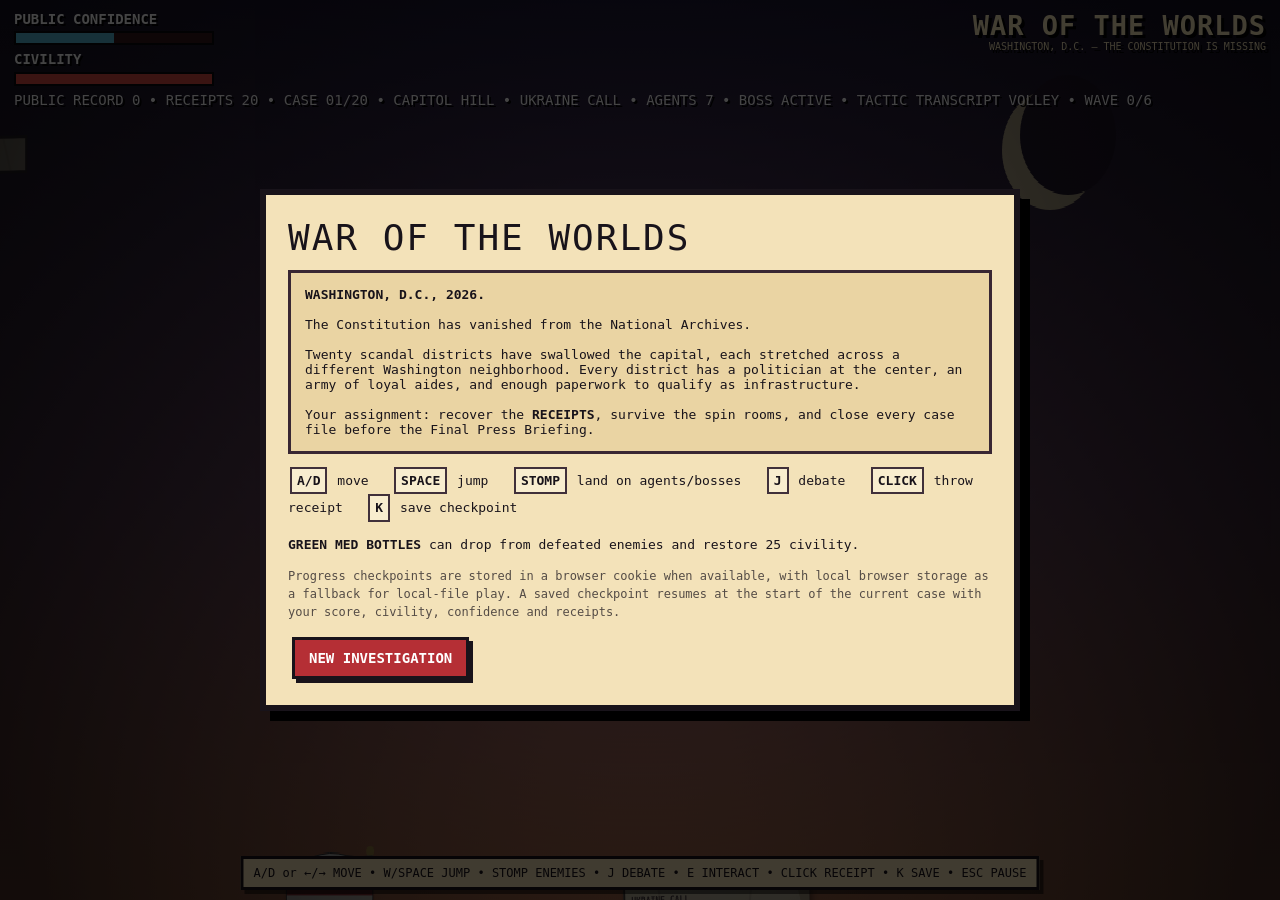
<file: War of the Worlds.html>
<!doctype html>
<html lang="en">
<head>
<meta charset="utf-8"><meta name="viewport" content="width=device-width,initial-scale=1">
<title>WAR OF THE WORLDS — DC</title>
<style>
*{box-sizing:border-box}html,body{margin:0;height:100%;overflow:hidden;background:#09070d;font-family:monospace}canvas{display:block;width:100vw;height:100vh;image-rendering:pixelated;background:#171222;cursor:crosshair}
#hud{position:fixed;left:14px;top:12px;z-index:3;color:#fff;text-shadow:2px 2px #000;pointer-events:none;font-size:14px;line-height:1.1}.title{position:fixed;right:14px;top:10px;z-index:3;color:#f8e8bd;text-align:right;text-shadow:3px 3px #000;font:bold 27px Impact,monospace;letter-spacing:1px;pointer-events:none}.title small{display:block;font:10px monospace;letter-spacing:0}
.bar{width:200px;height:14px;border:2px solid #08060a;background:#35151b;margin:4px 0 7px}.fill{height:100%;width:100%}.hp{background:#d94c45}.rep{background:#58bad5}.hint{position:fixed;z-index:3;bottom:10px;left:50%;transform:translateX(-50%);padding:7px 10px;background:#f0dfb5;color:#171018;border:3px solid #171018;box-shadow:4px 4px #0008;font-size:12px;white-space:nowrap;pointer-events:none}
#panel{position:fixed;inset:0;z-index:10;display:none;align-items:center;justify-content:center;background:#000b;padding:20px}.card{width:min(760px,94vw);max-height:84vh;overflow:auto;background:#f3e2b9;color:#18131a;border:6px solid #18131a;box-shadow:10px 10px #000;padding:22px;font-family:monospace}.card h1{margin:0 0 12px;font:36px Impact,monospace;letter-spacing:2px}.card p{line-height:1.5}.card .scene{min-height:120px;border:3px solid #392733;background:#ead4a3;padding:14px;margin:12px 0}.card button{border:3px solid #18131a;background:#b52f35;color:white;padding:10px 14px;margin:4px;font:bold 14px monospace;cursor:pointer;box-shadow:4px 4px #18131a}.card button:active{transform:translate(2px,2px);box-shadow:2px 2px #18131a}.muted{opacity:.72;font-size:12px}#toast{position:fixed;right:18px;bottom:52px;z-index:12;background:#17131de8;color:#f4e5bd;border:2px solid #f4e5bd;padding:8px 10px;font:bold 11px monospace;opacity:0;transform:translateY(8px);transition:.18s;pointer-events:none}#toast.show{opacity:1;transform:translateY(0)}.key{display:inline-block;border:2px solid #40303a;padding:2px 5px;margin:0 2px;background:#f8edcf;font-weight:bold}
@media(max-width:700px){.hint{font-size:10px;max-width:92vw;white-space:normal;text-align:center}.title{font-size:20px}.bar{width:140px}.card h1{font-size:29px}}
</style>
</head>
<body>
<canvas id="game"></canvas>
<div id="hud"><b>PUBLIC CONFIDENCE</b><div class="bar"><div id="rep" class="fill rep"></div></div><b>CIVILITY</b><div class="bar"><div id="hp" class="fill hp"></div></div><span id="stats"></span></div>
<div class="title">WAR OF THE WORLDS<small>WASHINGTON, D.C. — THE CONSTITUTION IS MISSING</small></div>
<div class="hint">A/D or ←/→ MOVE • W/SPACE JUMP • STOMP ENEMIES • J DEBATE • E INTERACT • CLICK RECEIPT • K SAVE • ESC PAUSE</div><div id="toast"></div>
<div id="panel"><div class="card" id="card"></div></div>
<script>
'use strict';
const canvas=document.getElementById('game'),ctx=canvas.getContext('2d');
const VIEW={w:1280,h:720};let dpr=1;
function resize(){dpr=Math.min(window.devicePixelRatio||1,2);canvas.width=VIEW.w*dpr;canvas.height=VIEW.h*dpr;canvas.style.width='100vw';canvas.style.height='100vh';ctx.setTransform(dpr,0,0,dpr,0,0)}window.addEventListener('resize',resize);resize();
const input={keys:new Set(),pressed:new Set(),mouseX:0,mouseY:0,mouseDown:false};
window.addEventListener('keydown',e=>{const k=e.key.toLowerCase();if(!input.keys.has(k))input.pressed.add(k);input.keys.add(k);if([' ','arrowup','arrowdown','arrowleft','arrowright'].includes(k))e.preventDefault();if(k==='escape')togglePause()});
window.addEventListener('keyup',e=>input.keys.delete(e.key.toLowerCase()));
canvas.addEventListener('mousemove',e=>{const r=canvas.getBoundingClientRect();input.mouseX=(e.clientX-r.left)/r.width*VIEW.w;input.mouseY=(e.clientY-r.top)/r.height*VIEW.h});canvas.addEventListener('mousedown',()=>input.mouseDown=true);window.addEventListener('mouseup',()=>input.mouseDown=false);
const down=k=>input.keys.has(k),tap=k=>input.pressed.has(k);
function clearPressed(){input.pressed.clear()}
function clamp(v,a,b){return Math.max(a,Math.min(b,v))}
function mulberry32(a){return()=>{let t=a+=0x6D2B79F5;t=Math.imul(t^t>>>15,t|1);t^=t+Math.imul(t^t>>>7,t|61);return((t^t>>>14)>>>0)/4294967296}}
const rand=mulberry32(20260929);
const LEVEL_COUNT=20,LEVEL_START=6,LEVEL_SPAN=62;
const TILE=40,WORLD_W=LEVEL_START+LEVEL_COUNT*LEVEL_SPAN+8,WORLD_H=32,WORLD_PX=WORLD_W*TILE;
const tiles=new Uint8Array(WORLD_W*WORLD_H);
const tile=(x,y)=>y*WORLD_W+x;
function solid(x,y){if(x<0||x>=WORLD_W||y>=WORLD_H)return true;return tiles[tile(x,y)]===1}
function levelBase(level){return LEVEL_START+level*LEVEL_SPAN}
function makeWorld(){
  tiles.fill(0);
  // A continuous concrete street is always available. Raised surfaces are optional
  // one-tile steps/platforms, so the player never has to clear a gap to progress.
  const ground=25;
  for(let x=0;x<WORLD_W;x++) for(let y=ground;y<WORLD_H;y++) tiles[tile(x,y)]=1;
  const platformOffsets=[[7,12],[18,22],[29,34],[41,46],[52,56]];
  for(let level=0;level<LEVEL_COUNT;level++){
    const sx=levelBase(level);
    for(const [a,b] of platformOffsets){
      for(let xx=sx+a;xx<sx+b&&xx<WORLD_W;xx++) tiles[tile(xx,24)]=1;
    }
  }
}
makeWorld();
function surfaceYAt(px){
  const tx=clamp(Math.floor(px/TILE),0,WORLD_W-1);
  for(let y=0;y<WORLD_H;y++) if(solid(tx,y)) return y*TILE;
  return (WORLD_H-1)*TILE;
}
function levelBounds(level){
  const base=levelBase(level);
  return {min:Math.max(0,(base-1)*TILE),max:Math.min(WORLD_PX-1,(base+LEVEL_SPAN-2)*TILE)};
}

const flyers=[];
const bossBits=[
 ['THE PERFECT PHONE CALL',['I have the transcript. I also have three copies of the transcript. One is for the transcript committee.','This call was perfect. The follow-up call was also perfect. The voicemail was perfect. We are running out of adjectives.','OBJECTION: the call contained nouns.']],
 ['THE CERTIFICATION BOSS',['Welcome to the certification process. Please take a number. Your number is 1/147 million.','The ceremonial vote has entered its action-movie phase.','Please remain calm. The parliament has been replaced by a comment section.']],
 ['THE GARAGE ARCHIVIST',['CLASSIFIED means the box has a little personality.','Please do not open the garage. There are three boxes and a lawn mower with opinions.','I alphabetized the documents by level of national panic.']],
 ['THE LOCKDOWN PARTY BOSS',['It was not a party. It was a meeting with cake, music and seventeen witnesses.','Please observe social distancing from this karaoke machine.','The official calendar says “work event.” The playlist says otherwise.']],
 ['THE RESUME WIZARD',['I have worked everywhere. Some of those places are extremely surprised.','My résumé has a cinematic universe.','Every oversight question somehow produces another LinkedIn endorsement.']],
 ['THE GOLDEN SENATOR',['The gold is for economic stability. The envelope is for… additional stability.','Please do not touch the gold. It has excellent counsel.','I plead not guilty to having extremely shiny pockets.']],
 ['THE THEATER GOBLIN',['QUIET, PLEASE. THE BOSS IS VAPING THROUGH A PLOT TWIST.','The theater asked for one thing: fewer plot developments in the audience.','I paid for the ticket. Therefore I own the balcony. This is legally how capitalism works.']],
 ['THE EVACUATION BOSS',['FIRE ALARM? No, no. This is my emergency speedrun.','Every red handle in Washington now requires a congressional hearing.','EXIT THROUGH THE EXIT. Revolutionary concept.']],
 ['ERIC ADAMS',['The travel desk has upgraded this explanation to business class.','Please put every campaign contribution in the overhead bin before departure.','City Hall has issued a statement, a revised statement and a boarding pass.']],
 ['THE BOX BOSS',['There are boxes everywhere. Some contain documents. Some contain other boxes.','I have a very secure storage system: put everything in a box and call the box secure.','Inventory update: box, box, box, mystery box, extremely important box.']],
 ['THE LEDGER BOSS',['Please see page 14. Page 14 says please see page 15.','The ledger is innocent until audited.','Nothing says political thriller like a receipt with a timestamp.']],
 ['THE SPECIAL COUNSEL',['I have prepared a 300-page report explaining why the report is 300 pages.','Everyone remembers the meeting. Nobody remembers the same meeting.','Please cite your memory in APA format.']],
 ['THE ODDSMAKER',['I wagered there would be a betting scandal. Compliance has asked me to stop phrasing it that way.','The odds are confidential, except to everyone who saw the odds.','Washington: where even the weather has an over-under.']],
 ['THE LETTUCE PREMIER',['The lettuce has a strong polling lead. It is also surprisingly good at photosynthesis.','I refuse to resign until the salad tells me to.','Markets are volatile. The produce aisle is not.']],
 ['THE ETHICS COMMITTEE',['Please turn to Appendix Z. Appendix Z has filed an appeal against Appendix Y.','The report is 157 pages long and somehow contains one sentence about ethics.','Ethics Committee rule one: nobody leaves until somebody finds the footnote.']]
];
const agentQuips=[
 'PLEASE REMAIN CALM. THIS IS A NORMAL GOVERNMENT BUILDING.',
 'I HAVE BEEN BRIEFED TO SAY NOTHING AND I AM EXCELLING.',
 'THE RECEIPT IS OUT OF CONTEXT. THE CONTEXT IS ALSO CLASSIFIED.',
 'I REPRESENT THE INTERESTS OF A VERY IMPORTANT SPREADSHEET.',
 'MY SUPERVISOR SAID THIS WOULD BE A SAFE JOB.',
 'I HAVE NEVER SEEN SO MANY CAMERAS IN ONE DEMOCRACY.',
 'PLEASE DIRECT ALL QUESTIONS TO THE GUY RUNNING AWAY.',
 'THIS IS ABOVE MY PAY GRADE AND SOMEHOW BELOW MY PAY GRADE.'
];
const neighborhoods=[
 {name:'CAPITOL HILL',style:'capitol',street:'formal',landmark:'capitol',palette:['#8f493c','#a85b49','#c5b19a','#75504a'],trim:'#d3c1a8',window:'#d8c58f',accent:'#365d49',trees:3},
 {name:'PENN QUARTER',style:'downtown',street:'downtown',landmark:'arch',palette:['#555b63','#786b5e','#9b8d7b','#454b53'],trim:'#c2b8a6',window:'#d8c887',accent:'#b43b38',trees:1},
 {name:'FOGGY BOTTOM',style:'institutional',street:'campus',landmark:'kennedy',palette:['#8b8173','#b5ac9b','#666f79','#9c927f'],trim:'#d4cdbf',window:'#b9cad5',accent:'#496d88',trees:3},
 {name:'GEORGETOWN',style:'federal',street:'historic',landmark:'canal',palette:['#9b3f32','#b8573e','#d0ad74','#726158','#8d332b'],trim:'#e3d0ae',window:'#d9c99a',accent:'#315d4c',trees:3},
 {name:'DUPONT CIRCLE',style:'victorian',street:'circle',landmark:'fountain',palette:['#8b4b4f','#b07a65','#77637d','#9b6f4f'],trim:'#d9c8b6',window:'#d7c895',accent:'#47725d',trees:4},
 {name:'SHAW',style:'mixedhistoric',street:'arts',landmark:'theater',palette:['#7c493f','#9a6451','#4f5662','#b37b58'],trim:'#d0bba6',window:'#d8c58e',accent:'#8a4768',trees:2},
 {name:'U STREET',style:'storefront',street:'jazz',landmark:'jazz',palette:['#6f403b','#495265','#9e674b','#7f5b70'],trim:'#d0b79a',window:'#e0c675',accent:'#d0a84a',trees:2},
 {name:'NOMA',style:'modernmix',street:'bike',landmark:'market',palette:['#5c6770','#a0523e','#647884','#87949b'],trim:'#b8c3c5',window:'#b8d3d8',accent:'#5ca66c',trees:2},
 {name:'NAVY YARD',style:'modern',street:'riverbike',landmark:'ballpark',palette:['#556a73','#7b858a','#9b5e48','#485965'],trim:'#b9c7cc',window:'#a7cad8',accent:'#68a6b8',trees:2},
 {name:'SOUTHWEST WATERFRONT',style:'waterfront',street:'waterfront',landmark:'marina',palette:['#607986','#7f8f95','#a06a50','#4f6673'],trim:'#c7d0d1',window:'#aad4df',accent:'#57a2b5',trees:2},
 {name:'ADAMS MORGAN',style:'colorful',street:'nightlife',landmark:'mural',palette:['#88485b','#4f7192','#8b6845','#6c4d82','#9a5741'],trim:'#d7c1a6',window:'#dcc587',accent:'#cc6b3d',trees:3},
 {name:'COLUMBIA HEIGHTS',style:'densehistoric',street:'dense',landmark:'tivoli',palette:['#7c4b40','#aa7354','#626b73','#8c6d5d'],trim:'#d2c1a9',window:'#d4c48c',accent:'#4f765e',trees:3},
 {name:'LOGAN CIRCLE',style:'victorianmix',street:'circle',landmark:'statue',palette:['#8f4f46','#a97761','#595f68','#806071'],trim:'#d7c5ad',window:'#d8c88f',accent:'#466e57',trees:4},
 {name:'CLEVELAND PARK',style:'leafy',street:'artdeco',landmark:'uptown',palette:['#8c745d','#9a5f4e','#6e7668','#b0a18d'],trim:'#d9cdb7',window:'#cfc99a',accent:'#58765b',trees:5},
 {name:'MOUNT VERNON SQUARE',style:'civic',street:'convention',landmark:'carnegie',palette:['#62676e','#8a8073','#4f555e','#9a7357'],trim:'#cbc4b6',window:'#cfd0ba',accent:'#8b4f43',trees:2},
 {name:'WOODLEY PARK',style:'apartmentleafy',street:'leafy',landmark:'bridge',palette:['#8b6553','#756f65','#9c8268','#5d6468'],trim:'#d5c8b4',window:'#d5c28d',accent:'#55745d',trees:5},
 {name:'H STREET NE',style:'storefront',street:'streetcar',landmark:'atlas',palette:['#8f493f','#50647a','#b06c45','#724b69'],trim:'#d7bea1',window:'#dfc377',accent:'#b04545',trees:2},
 {name:'PETWORTH',style:'porch',street:'residential',landmark:'mural',palette:['#8a5848','#a16f59','#6f725f','#8d684e'],trim:'#d5c3a8',window:'#d4c390',accent:'#4d7259',trees:5},
 {name:'TENLEYTOWN',style:'campus',street:'institutional',landmark:'campus',palette:['#67717a','#9a8167','#59646d','#aa9880'],trim:'#d0c7b7',window:'#c3ced0',accent:'#4c6d83',trees:3},
 {name:'BROOKLAND',style:'romanesque',street:'church',landmark:'basilica',palette:['#8c6a55','#a38067','#69685f','#9b5d48'],trim:'#d3c0a5',window:'#d7c78f',accent:'#536e55',trees:5}
];
const scandals=[
 {id:'ukraine_impeachment',year:'2019',title:'UKRAINE CALL',boss:'DONALD TRUMP',bossKind:'trump',agent:'PLAZA HOTEL STAFF',headline:'“JUST TALKING”',desc:'The 2019 Ukraine pressure controversy led to Donald Trump’s first impeachment by the House.',bossLine:'Nobody understands the call, but everyone has a transcript.',color:'#7a3f3f',bits:['The transcript has been entered into evidence, then entered again for emphasis.','A perfect call has requested an imperfect amount of legal counsel.','The phone records have retained counsel.']},
 {id:'aoc_metgala',year:'2021–25',title:'MET GALA ETHICS',boss:'ALEXANDRIA OCASIO-CORTEZ',bossKind:'aoc',agent:'GALA COMPLIANCE AIDE',headline:'“TAX THE RECEIPT”',desc:'A 2025 House Ethics Committee report found gift-rule violations connected to Alexandria Ocasio-Cortez’s 2021 Met Gala attendance, while stating the violations were not knowing and willful.',bossLine:'The dress has been referred to committee.',color:'#6b3d61',bits:['The invoice arrived fashionably late.','The ethics manual has been asked to respect the dress code.','The red carpet is now a document-production zone.']},
 {id:'vance_cats',year:'2021–24',title:'CAT LADY CAUCUS',boss:'JD VANCE',bossKind:'vance',agent:'LOTION BOTTLE',headline:'“CHECK THE PET POLICY”',desc:'A 2021 remark by JD Vance about “childless cat ladies” became a major campaign controversy when it resurfaced during the 2024 election.',bossLine:'The cats have requested equal time.',color:'#555d78',bits:['The feline caucus has demanded a correction and three cans of tuna.','The podcast microphone is now under subpoena by the neighborhood cats.','Every demographic model has been knocked off the table.']},
 {id:'netanyahu_trial',year:'2020–26',title:'THE TRIAL BINDERS',boss:'BENJAMIN NETANYAHU',bossKind:'netanyahu',agent:'LEGAL AIDE',headline:'“PLEASE SEE EXHIBIT B”',desc:'Benjamin Netanyahu’s long-running corruption trial has remained an active political and legal controversy in Israel.',bossLine:'The binder has a binder.',color:'#475f79',bits:['Exhibit A has requested a coalition agreement.','The legal team has opened another binder inside the first binder.','The press conference has been adjourned pending coffee.']},
 {id:'putin_icc',year:'2023–26',title:'ICC WARRANT',boss:'VLADIMIR PUTIN',bossKind:'putin',agent:'KREMLIN AIDE',headline:'“WARRANT PENDING”',desc:'The International Criminal Court issued an arrest warrant for Vladimir Putin in 2023 over alleged war crimes involving the unlawful deportation and transfer of Ukrainian children.',bossLine:'The warrant has entered the very long table.',color:'#4b5666',bits:['The table has been extended another twelve feet for diplomatic reasons.','The warrant is waiting in reception with a visitor badge.','The Kremlin statement has denied the existence of the statement.']},
 {id:'zelensky_oval',year:'2025',title:'OVAL OFFICE CLASH',boss:'VOLODYMYR ZELENSKYY',bossKind:'zelensky',agent:'AZOV BRIGADE FIGHTER',headline:'“MEETING ADJOURNED”',desc:'A tense February 2025 Oval Office meeting involving Volodymyr Zelenskyy, Donald Trump and JD Vance became a major international political controversy; Zelenskyy later called the confrontation regrettable.',bossLine:'The bilateral meeting has become trilateral television.',color:'#4f6647',bits:['The mineral agreement has asked everyone to lower their voice.','Diplomacy has been moved from the conference room to the comment section.','The briefing notes now require protective equipment.']},
 {id:'greta_flotilla',year:'2025',title:'FLOTILLA PROTEST',boss:'GRETA THUNBERG',bossKind:'greta',agent:'PROTEST MARSHAL',headline:'“NO IDLING”',desc:'Climate activist Greta Thunberg joined a 2025 aid flotilla bound for Gaza, extending her activism into another highly contested international political issue.',bossLine:'The protest sign has a smaller carbon footprint than this hearing.',color:'#3f7358',bits:['The megaphone has requested renewable batteries.','The motorcade has been ticketed for unnecessary idling.','The protest permit was printed on recycled paperwork about paperwork.']},
 {id:'biden_docs',year:'2023–24',title:'CLASSIFIED GARAGE',boss:'JOE BIDEN',bossKind:'biden',agent:'HUNTER PARTY FRIEND',headline:'“VERY SECURE”',desc:'A special-counsel investigation examined Joe Biden’s handling of classified material; the report ultimately declined prosecution.',bossLine:'The documents were stored safely. The garage was not amused.',color:'#496b61',bits:['The Corvette has declined to answer questions.','Every box now has its own parking space.','The garage door opener has been placed in a secure compartment.']},
 {id:'partygate',year:'2021–23',title:'PARTYGATE',boss:'BORIS JOHNSON',bossKind:'johnson',agent:'BOTTLE GIRL',headline:'“WORK EVENT”',desc:'Boris Johnson became the central political figure in the Partygate controversy over gatherings during COVID restrictions.',bossLine:'Please remain six feet away from the champagne.',color:'#7a5940',bits:['The cake has been designated essential government business.','The playlist has been classified as a work document.','This meeting has seventeen candles and no minutes.']},
 {id:'santos',year:'2022–24',title:'GEORGE SANTOS',boss:'GEORGE SANTOS',bossKind:'santos',agent:'BIOGRAPHICAL AIDE',headline:'“TRUST ME”',desc:'George Santos faced extensive scrutiny over false biographical claims, campaign finances and ethics issues before his expulsion from Congress.',bossLine:'Every résumé line requires its own oversight subcommittee.',color:'#4c5b7a',bits:['The résumé has developed three new résumés.','Human Resources has requested proof that Human Resources exists.','The biography is currently being fact-checked by the biography.']},
 {id:'menendez',year:'2023–25',title:'GOLD BARS',boss:'BOB MENENDEZ',bossKind:'menendez',agent:'ENVELOPE AIDE',headline:'“FOLLOW THE ENVELOPE”',desc:'Bob Menendez was convicted in a federal bribery case involving cash, gold bars and other benefits.',bossLine:'The evidence is heavy. Literally.',color:'#80612c',bits:['The evidence locker has requested a forklift.','The envelope now has a commodity price ticker.','The gold bar has invoked its right to remain extremely shiny.']},
 {id:'adams_case',year:'2024–25',title:'TURKEY & CAMPAIGN CASH',boss:'ERIC ADAMS',bossKind:'adams',agent:'CITY HALL AIDE',headline:'“UPGRADE REQUEST”',desc:'Federal prosecutors charged Eric Adams in 2024 with bribery and campaign-finance offenses involving alleged benefits from Turkish interests; he pleaded not guilty, and the case was dismissed with prejudice in 2025.',bossLine:'The itinerary has more footnotes than destinations.',color:'#3e6674',bits:['The boarding pass has been referred to outside counsel.','City Hall has issued a statement about the statement about the upgrade.','The travel desk is now accepting campaign-finance disclosures as carry-on luggage.']},
 {id:'truss_lettuce',year:'2022',title:'LETTUCE VS. TRUSS',boss:'LIZ TRUSS',bossKind:'truss',agent:'LETTUCE MONSTER',headline:'“STILL FRESH”',desc:'Liz Truss’s brief premiership became inseparable from a viral tabloid stunt comparing the length of her tenure with the shelf life of a lettuce.',bossLine:'The lettuce has a longer term limit.',color:'#4b7048',bits:['The produce aisle is demanding a vote of confidence.','The lettuce has retained a press secretary.','Markets opened lower; salad opened crisp.']},
 {id:'boebert',year:'2023',title:'BEETLEJUICE',boss:'LAUREN BOEBERT',bossKind:'boebert',agent:'THEATER AIDE',headline:'“NO VAPING”',desc:'Lauren Boebert was removed from a Denver performance of Beetlejuice after complaints about disruptive behavior.',bossLine:'Please stop vaping during sworn testimony.',color:'#5c3d66',bits:['The usher has entered a motion to restore order.','The balcony has requested congressional immunity.','Intermission has lasted three committee hearings.']},
 {id:'khomeini_archive',year:'2026',title:'STRAIT OF HORMUZ',boss:'AYATOLLAH MOJTABA KHAMENEI',bossKind:'khamenei',agent:'IRGC NAVY GUARD',headline:'“STRAIT CLOSED-ish”',desc:'The 2026 U.S.–Iran conflict and the fight over shipping through the Strait of Hormuz turned the waterway into a central global energy and security crisis.',bossLine:'Every tanker now needs a permission slip.',color:'#574d42',bits:['The shipping lane has been moved to committee.','The oil market has requested seasickness medication.','The strait is open, closed, supervised, disputed, and somehow still in the meeting agenda.']},
 {id:'cruz_cancun',year:'2021',title:'CANCÚN CHECK-IN',boss:'TED CRUZ',bossKind:'cruz',agent:'TRAVEL AIDE',headline:'“RETURN FLIGHT PENDING”',desc:'Ted Cruz faced bipartisan criticism after traveling to Cancún with his family while Texas was in a deadly winter-storm emergency; he returned early and called the trip a mistake.',bossLine:'The thermostat has requested an international connection.',color:'#4d6577',bits:['The carry-on has been upgraded to emergency management.','The airport lounge has issued a winter-weather advisory.','The return ticket has been moved to the front of the briefing binder.']},
 {id:'giuliani_landscaping',year:'2020',title:'TOTAL LANDSCAPING',boss:'RUDY GIULIANI',bossKind:'giuliani',agent:'LANDSCAPER',headline:'“LAWN & ORDER”',desc:'Rudy Giuliani held a November 2020 Trump-campaign press conference at Four Seasons Total Landscaping in Philadelphia while discussing election-related legal challenges.',bossLine:'The podium has been moved next to the mulch.',color:'#59694d',bits:['The press pool has been asked to stay off the hydrangeas.','The legal strategy now includes seasonal lawn care.','Counsel will take questions after the leaf blower stops.']},
 {id:'noem_memoir',year:'2024',title:'THE MEMOIR CHAPTER',boss:'KRISTI NOEM',bossKind:'noem',agent:'BOOK TOUR AIDE',headline:'“ADVANCE COPY WITHHELD”',desc:'Kristi Noem drew widespread criticism in 2024 after writing in her memoir about killing a young hunting dog she described as aggressive and untrainable.',bossLine:'The advance copy has become the opposition research.',color:'#6a5748',bits:['The book tour has requested a veterinarian and a publicist.','Chapter three has been referred to crisis communications.','The memoir has acquired its own emergency press office.']},
 {id:'gaetz_ethics',year:'2024',title:'HOUSE ETHICS REPORT',boss:'MATT GAETZ',bossKind:'gaetz',agent:'REDACTED INTERN',headline:'“COMMITTEE REPORT”',desc:'A December 2024 House Ethics Committee report said it found substantial evidence that former Representative Matt Gaetz violated House rules and other standards; Gaetz denied wrongdoing.',bossLine:'The committee has requested the receipts again.',color:'#465d75',bits:['The ethics binder has achieved sentience.','The committee would like the committee to answer the committee.','The receipt printer has retained counsel.']},
 {id:'rfk_bear',year:'2014 / 2024',title:'CENTRAL PARK BEAR',boss:'ROBERT F. KENNEDY JR.',bossKind:'rfk',agent:'WILDLIFE AIDE',headline:'“BICYCLE EVIDENCE”',desc:'During his 2024 presidential campaign, Robert F. Kennedy Jr. said he had placed a road-killed bear cub in New York’s Central Park with a bicycle in 2014, resolving a long-running mystery.',bossLine:'The wildlife desk has requested one bicycle and no follow-up questions.',color:'#52664a',bits:['The bike rack has retained wildlife counsel.','Central Park has opened a file labeled PLEASE EXPLAIN.','The roadkill story has somehow developed a transportation subplot.']}
];


const caseIntros={
 ukraine_impeachment:`<b>WHAT HAPPENED:</b> In 2019, a whistleblower complaint focused attention on President Donald Trump’s July 25 call with Ukrainian President Volodymyr Zelenskyy and the surrounding U.S. policy toward Ukraine. House investigators concluded Trump sought public announcements of investigations involving Joe Biden and a 2016-election theory while a White House meeting and military aid were being withheld. The House impeached Trump in December 2019 for abuse of power and obstruction of Congress; the Senate acquitted him in February 2020.`,
 aoc_metgala:`<b>WHAT HAPPENED:</b> Alexandria Ocasio-Cortez attended the 2021 Met Gala wearing a “Tax the Rich” dress. A House Ethics investigation later examined admission provided to her partner, clothing and services connected with the appearance, and delayed or incomplete payments. In 2025, the committee found gift-rule violations while also finding the violations were not knowing and willful.`,
 vance_cats:`<b>WHAT HAPPENED:</b> In a 2021 interview, JD Vance used the phrase “childless cat ladies” while criticizing several Democratic leaders and what he described as an anti-family political culture. The remark resurfaced after he joined the 2024 Republican presidential ticket. Critics said it demeaned adults without children; Vance said the line was sarcastic and that his broader point concerned family policy.`,
 netanyahu_trial:`<b>WHAT HAPPENED:</b> Benjamin Netanyahu was indicted in 2019 in three corruption cases involving allegations of expensive gifts from wealthy associates, efforts to obtain favorable media coverage, and regulatory favors. His trial began in 2020 on charges including bribery, fraud and breach of trust. Netanyahu denies wrongdoing.`,
 putin_icc:`<b>WHAT HAPPENED:</b> In March 2023, the International Criminal Court issued an arrest warrant for Vladimir Putin. The court said there were reasonable grounds to believe he bore criminal responsibility for the alleged war crimes of unlawful deportation and unlawful transfer of Ukrainian children from occupied territory to Russia. The warrant has not resulted in an ICC trial or conviction.`,
 zelensky_oval:`<b>WHAT HAPPENED:</b> On February 28, 2025, a White House meeting between Volodymyr Zelenskyy, Donald Trump and JD Vance turned into a heated public argument over the war, diplomacy, U.S. support and gratitude. Cameras captured the confrontation, the remainder of Zelenskyy’s visit was cut short, and a planned minerals agreement was not signed that day.`,
 greta_flotilla:`<b>WHAT HAPPENED:</b> In 2025, Greta Thunberg joined the Global Sumud Flotilla, a multinational activist effort attempting to deliver humanitarian supplies to Gaza and challenge Israel’s maritime blockade. The mission drew international attention and was intercepted by Israeli naval forces before reaching Gaza. Supporters described it as humanitarian protest; Israel defended the blockade on security grounds.`,
 biden_docs:`<b>WHAT HAPPENED:</b> Classified documents from Joe Biden’s time as vice president and senator were found at locations including the Penn Biden Center and his Delaware home. Special Counsel Robert Hur investigated Biden’s retention and handling of the material. Hur’s 2024 report concluded criminal charges were not warranted.`,
 partygate:`<b>WHAT HAPPENED:</b> During periods when Britain imposed COVID-19 restrictions on gatherings, multiple events took place in and around 10 Downing Street and other government offices. Boris Johnson attended some gatherings and was fined by police in 2022. A House of Commons committee later concluded he had deliberately misled Parliament; Johnson rejected aspects of that conclusion.`,
 santos:`<b>WHAT HAPPENED:</b> George Santos entered Congress after reports exposed extensive false or misleading claims about his education, employment, finances and personal biography. Federal investigations also focused on campaign finance, donor money and identity theft. The House expelled Santos in December 2023, and he pleaded guilty in 2024 to wire fraud and aggravated identity theft.`,
 menendez:`<b>WHAT HAPPENED:</b> Federal prosecutors accused Senator Bob Menendez and others of a bribery scheme involving cash, gold bars, a luxury car and other benefits in exchange for official acts benefiting business associates and foreign interests. A federal jury convicted Menendez in July 2024; he was later sentenced to 11 years in prison.`,
 adams_case:`<b>WHAT HAPPENED:</b> A 2024 federal indictment accused Eric Adams of accepting illegal campaign contributions and luxury travel benefits connected to Turkish officials and businesspeople, and of pressuring New York City officials over the opening of a Turkish diplomatic building. Adams pleaded not guilty and denied wrongdoing. In April 2025, a federal judge dismissed the case with prejudice after the Justice Department sought dismissal.`,
 truss_lettuce:`<b>WHAT HAPPENED:</b> Liz Truss became British prime minister in September 2022. Her government’s “mini-budget,” featuring large unfunded tax cuts, triggered severe market turmoil and forced major policy reversals. A British tabloid livestreamed a head of lettuce to ask whether it would outlast her premiership. Truss resigned after 49 days.`,
 boebert:`<b>WHAT HAPPENED:</b> In September 2023, U.S. Representative Lauren Boebert and a companion were escorted out of a Denver performance of <i>Beetlejuice</i> after complaints about disruptive behavior. Reports and venue records described complaints involving phone use, singing and vaping. Boebert later apologized.`,
 khomeini_archive:`<b>WHAT HAPPENED:</b> In 2026, the U.S.–Iran conflict made the Strait of Hormuz a central military, diplomatic and energy flashpoint. Iran asserted control over transit and tied reopening the waterway to broader negotiations, while the United States said commercial shipping should move freely. Supreme Leader Ayatollah Mojtaba Khamenei leads Iran after the death of his father, Ali Khamenei, earlier in 2026.`,
 cruz_cancun:`<b>WHAT HAPPENED:</b> During the catastrophic February 2021 Texas winter storm, millions lost electricity or heat and the state’s power system came under intense scrutiny. Senator Ted Cruz flew with his family to Cancún while the emergency was still unfolding, then returned to Texas the next day. Cruz said he had accompanied his daughters and called the trip a mistake.`,
 giuliani_landscaping:`<b>WHAT HAPPENED:</b> On November 7, 2020, Rudy Giuliani and other Trump allies held a press conference at Four Seasons Total Landscaping in Philadelphia while challenging the presidential election result. The venue was a landscaping business rather than the Four Seasons hotel chain, and the setting immediately became an internet meme.`,
 noem_memoir:`<b>WHAT HAPPENED:</b> In her 2024 memoir, Kristi Noem described killing Cricket, a 14-month-old hunting dog, after saying the dog had ruined a hunt, killed chickens and behaved aggressively. The account triggered bipartisan criticism. Noem defended the episode as a difficult farm decision.`,
 gaetz_ethics:`<b>WHAT HAPPENED:</b> In December 2024, the House Ethics Committee released a report saying it found substantial evidence that former Representative Matt Gaetz engaged in sexual activity with a 17-year-old girl in 2017, as well as other misconduct involving paid sex, drug use and gifts. Gaetz denied wrongdoing. The Justice Department had previously ended a related criminal investigation without charging him.`,
 rfk_bear:`<b>WHAT HAPPENED:</b> In 2024, Robert F. Kennedy Jr. said that a decade earlier he had picked up a bear cub killed by a vehicle, later placed the carcass in Central Park, and added an old bicycle to make the scene look like a bike collision. Separately, a 2012 deposition later reported in 2024 described a doctor’s belief that a parasite had entered his brain and died there; Kennedy said he recovered.`
}
for(const sc of scandals)sc.intro=caseIntros[sc.id]||sc.desc;
Object.assign(scandals.find(s=>s.id==='adams_case'),{agent:'TURKISH HENCHMAN'});
Object.assign(scandals.find(s=>s.id==='noem_memoir'),{agent:'ZOMBIE DOG'});
Object.assign(scandals.find(s=>s.id==='netanyahu_trial'),{agent:'MOSSAD AGENT'});
Object.assign(scandals.find(s=>s.id==='greta_flotilla'),{agent:'FREE PALESTINE PROTESTOR'});
Object.assign(scandals.find(s=>s.id==='putin_icc'),{agent:'KGB AGENT'});
Object.assign(scandals.find(s=>s.id==='cruz_cancun'),{agent:'ZODIAC KILLER CLONE'});
Object.assign(scandals.find(s=>s.id==='rfk_bear'),{agent:'BRAIN-EATING WORM'});
Object.assign(scandals.find(s=>s.id==='ukraine_impeachment'),{agent:'PLAZA HOTEL STAFF'});
Object.assign(scandals.find(s=>s.id==='vance_cats'),{agent:'LOTION BOTTLE'});
Object.assign(scandals.find(s=>s.id==='zelensky_oval'),{agent:'AZOV BRIGADE FIGHTER'});
Object.assign(scandals.find(s=>s.id==='biden_docs'),{agent:'HUNTER PARTY FRIEND'});
Object.assign(scandals.find(s=>s.id==='partygate'),{agent:'BOTTLE GIRL'});
Object.assign(scandals.find(s=>s.id==='santos'),{agent:'BIOGRAPHICAL AIDE'});
Object.assign(scandals.find(s=>s.id==='truss_lettuce'),{agent:'LETTUCE MONSTER'});
Object.assign(scandals.find(s=>s.id==='giuliani_landscaping'),{agent:'LANDSCAPER'});
const caseBrief=sc=>sc.intro||sc.desc;

const bossStyles={
 ukraine_impeachment:'phoneFan',aoc_metgala:'galaBurst',vance_cats:'pounce',netanyahu_trial:'binderBurst',putin_icc:'tableCharge',zelensky_oval:'micVolley',greta_flotilla:'climateGust',biden_docs:'boxDrop',partygate:'cakeArc',santos:'resumeSummon',menendez:'goldToss',adams_case:'boardingPass',truss_lettuce:'lettuceBounce',boebert:'vapeCloud',khomeini_archive:'hormuzBarrage',cruz_cancun:'suitcaseRush',giuliani_landscaping:'rakeLine',noem_memoir:'memoirStorm',gaetz_ethics:'ethicsBurst',rfk_bear:'bikeRoll'
};
scandals.forEach(sc=>sc.bossStyle=bossStyles[sc.id]||'phoneFan');

// Each boss gets a rotating set of original absurdist one-liners.
scandals.forEach((sc,i)=>{sc.bits=sc.bits||(bossBits[i]||bossBits[0])[1];});

// Every case occupies a long, distinct Washington neighborhood.
const locations=scandals.map((sc,i)=>{const base=levelBase(i);const x=(base+4)*TILE;return {id:sc.id,name:neighborhoods[i].name+' — '+sc.title,x,y:surfaceYAt(x)-30,chapter:i,desc:sc.desc}});
const NPCS=[];
// Paper notices drift well above the walking surface and never participate in collision.
for(let i=0;i<scandals.length;i++){
 const sc=scandals[i],base=levelBase(i);
 const flyerSets=[
  ['PHONE CALL APPRAISALS','RATED: PERFECT / BEAUTIFUL / SUBPOENA-ADJACENT','TRANSCRIPTS LAMINATED WHILE YOU WAIT'],
  ['GALA COMPLIANCE DESK','FORMALWEAR MUST BE RETURNED WITH FORM 1040-TUX','RED CARPET NOW ACCEPTS ITEMIZED DEDUCTIONS'],
  ['CAT LADY OUTREACH','ONE HOUSEHOLD / NINE LIVES / ZERO FOCUS GROUPS','PLEASE KEEP PODCASTS AWAY FROM THE LITTER BOX'],
  ['TRIAL BINDER RENTAL','EXHIBIT A THROUGH EXHIBIT ZZZ','COALITION MEMBERS RECEIVE FREE TABS'],
  ['LONG TABLE FURNITURE','DIPLOMATIC DISTANCE SOLD BY THE METER','ICC VISITORS PLEASE TAKE A NUMBER'],
  ['OVAL OFFICE MEDIATION','MINERALS AGREEMENT WAITING ROOM','PLEASE KEEP ALL SHOUTING INSIDE THE BRIEFING'],
  ['PROTEST SUPPLY CO.','MEGAPHONES CHARGED BY SOLAR PANEL','NO IDLING IN THE MOTORCADE LANE'],
  ['GARAGE STORAGE SPECIAL','CORVETTE: LEFT BAY / RECORDS: ASK COUNSEL','FREE BOX LABEL WITH EVERY SUBPOENA'],
  ['MANDATORY WORK EVENT','BRING YOUR OWN CAKE','DO NOT TYPE THE WORD PARTY IN THE CALENDAR'],
  ['RÉSUMÉ ENHANCEMENT DESK','ADD 10 YEARS EXPERIENCE','REMOVE 14 FOLLOW-UP QUESTIONS'],
  ['GOLD BAR VALIDATION','TWO ENVELOPES = ONE HOUR PARKING','NO RECEIPT? WE HAVE SEVERAL'],
  ['MUNICIPAL TRAVEL DESK','UPGRADES SUBJECT TO FEDERAL REVIEW','PLEASE DECLARE ALL BAGGAGE AND DONORS'],
  ['LETTUCE SECURITY DETAIL','PRODUCE REQUESTS A LONGER TERM','MARKETS DOWN / SALAD CRISP'],
  ['THEATER ETIQUETTE','NO VAPING / NO LIVE COMMENTARY','OVERSIGHT BEGINS AFTER INTERMISSION'],
  ['REVOLUTIONARY ARCHIVE','RETURN ALL MATERIALS BEFORE 1989','LATE FEES CALCULATED IN HISTORICAL FOOTNOTES'],
  ['EMERGENCY TRAVEL DESK','WINTER COATS CHECKED AT GATE','RETURN FLIGHTS SUBJECT TO PUBLIC OPINION'],
  ['LANDSCAPING LEGAL CENTER','MULCH / MICS / MOTIONS','PRESS PARKING BEHIND THE FERTILIZER'],
  ['MEMOIR CRISIS OFFICE','ADVANCE COPIES REQUIRE COUNSEL','BOOK TOUR MAY CONTAIN DIFFICULT CHAPTERS'],
  ['CAMPAIGN SCHEDULING','COMMERCIAL BREAK BEFORE CEREMONY ENDS','MOTORCADE DEPARTS PROMPTLY'],
  ['WILDLIFE LOST & FOUND','BICYCLES TAGGED SEPARATELY','CENTRAL PARK REQUESTS EXPLANATION']
 ];
 const fs=flyerSets[i]||['PUBLIC AFFAIRS DESK','PLEASE CONSULT COUNSEL','NO COMMENT AT THIS TIME'];
 for(const off of [10,31,49]){
   const x=(base+off)*TILE,y=surfaceYAt(x)-250-(off%3)*16;
   flyers.push({level:i,x,y,w:off===31?202:186,h:off===31?92:82,head:off===31?sc.headline:'OFFICIAL NOTICE: NO COMMENT',lines:[sc.title,fs[0],fs[1],fs[2]],stamp:sc.year+' • '+neighborhoods[i].name,phase:rand()*6.28,drift:14+rand()*10});
 }
}

// Visual-only Washington streetscape. Geometry stays non-colliding; the profiles below
// reproduce the present-day architectural character of each neighborhood without turning
// the background into platform collision.
const buildings=[],wallDecals=[],flags=[];
const cityRand=mulberry32(0xDCE2026);
const decalWords=['SUBPOENA ENTRANCE','NO COMMENT','PENDING REVIEW','HEARING ROOM','PRESS POOL','ETHICS OFFICE','ASK COUNSEL','LOBBYISTS USE SIDE DOOR','TEMPORARY PERMANENT COMMITTEE','PUBLIC AFFAIRS OFFICE'];
const styleRules={
 capitol:{count:9,minW:3,maxW:5,minH:5,maxH:8},downtown:{count:7,minW:5,maxW:8,minH:8,maxH:14},institutional:{count:7,minW:5,maxW:8,minH:7,maxH:12},
 federal:{count:10,minW:3,maxW:4,minH:5,maxH:7},victorian:{count:9,minW:3,maxW:5,minH:6,maxH:9},mixedhistoric:{count:8,minW:4,maxW:7,minH:6,maxH:11},
 storefront:{count:9,minW:3,maxW:5,minH:4,maxH:8},modernmix:{count:7,minW:5,maxW:8,minH:8,maxH:14},modern:{count:7,minW:5,maxW:8,minH:9,maxH:15},
 waterfront:{count:7,minW:5,maxW:9,minH:8,maxH:14},colorful:{count:9,minW:3,maxW:5,minH:5,maxH:8},densehistoric:{count:8,minW:4,maxW:7,minH:7,maxH:12},
 victorianmix:{count:8,minW:4,maxW:6,minH:6,maxH:11},leafy:{count:8,minW:4,maxW:6,minH:5,maxH:9},civic:{count:7,minW:5,maxW:9,minH:8,maxH:15},
 apartmentleafy:{count:8,minW:4,maxW:7,minH:6,maxH:11},porch:{count:9,minW:3,maxW:5,minH:4,maxH:7},campus:{count:7,minW:5,maxW:8,minH:6,maxH:11},romanesque:{count:8,minW:4,maxW:7,minH:5,maxH:10}
};
for(let level=0;level<LEVEL_COUNT;level++){
 const base=levelBase(level),hood=neighborhoods[level],rule=styleRules[hood.style]||styleRules.mixedhistoric;
 const usable=LEVEL_SPAN-7,step=usable/rule.count;
 for(let b=0;b<rule.count;b++){
  const bx=(base+1.2+b*step+cityRand()*1.5)*TILE;
  const wt=rule.minW+Math.floor(cityRand()*(rule.maxW-rule.minW+1));
  const ht=rule.minH+Math.floor(cityRand()*(rule.maxH-rule.minH+1));
  const bw=wt*TILE,bh=ht*TILE,by=25*TILE-bh;
  let variant=hood.style;
  if(hood.style==='mixedhistoric'&&b%3===2)variant='modernmix';
  if(hood.style==='densehistoric'&&b%4===3)variant='downtown';
  if(hood.style==='victorianmix'&&b%3===1)variant='downtown';
  if(hood.style==='modernmix'&&b%3===0)variant='warehouse';
  if(hood.style==='campus'&&b%3===0)variant='institutional';
  if(hood.style==='romanesque'&&b===Math.floor(rule.count*.55))variant='church';
  const facade=hood.palette[b%hood.palette.length];
  buildings.push({x:bx,y:by,w:bw,h:bh,level,seed:cityRand(),facade,trim:hood.trim,window:hood.window,variant,index:b});
  if(b%3===1)wallDecals.push({x:bx+bw-76,y:by+Math.max(52,Math.min(bh-90,70+Math.floor(cityRand()*Math.max(1,bh-150)))),text:decalWords[Math.floor(cityRand()*decalWords.length)],level,rot:(cityRand()-.5)*.025});
 }
 const levelBuildings=buildings.filter(v=>v.level===level).sort((a,b)=>b.h-a.h);
 // Flags are now rooftop/upper-façade fixtures only. Nothing hangs near the street-level play lane.
 levelBuildings.slice(0,2).forEach((host,idx)=>{
   const side=idx===0?1:-1,anchorX=side>0?host.x+host.w-32:host.x+32,anchorY=host.y+20;
   if(surfaceYAt(anchorX)-anchorY>250)flags.push({x:anchorX,y:anchorY,w:86,h:44,phase:cityRand()*6.28,kind:idx===0?'dc':'us',side,level});
 });
}
const enemies=[];const shots=[];const enemyShots=[];const particles=[];const receipts=[];const potions=[];const completedLocations=new Set();
const MAX_REINFORCEMENT_WAVES=6;
const reinforcement=Array.from({length:LEVEL_COUNT},()=>({kills:0,wave:0}));
const CHAR_SCALE=1.2544;
let score=0,chapter=0,paused=true,started=false,gameOver=false,won=false,cutsceneLock=false,camX=0,camY=0,last=performance.now(),fireCooldown=0,autosaveClock=0;
const player={x:(levelBase(0)+2)*TILE,y:surfaceYAt((levelBase(0)+2)*TILE)-53,w:33,h:53,vx:0,vy:0,onGround:false,hp:100,rep:50,face:1,inv:0,ammo:20,coyote:0,jumpBuffer:0};

const SAVE_KEY='war_worlds_dc_save_v3';
function toast(msg){const el=document.getElementById('toast');if(!el)return;el.textContent=msg;el.classList.add('show');clearTimeout(toast._t);toast._t=setTimeout(()=>el.classList.remove('show'),1500)}
function setSaveCookie(value){try{document.cookie=SAVE_KEY+'='+encodeURIComponent(value)+'; max-age='+(60*60*24*180)+'; path=/; SameSite=Lax'}catch(e){}}
function readSaveCookie(){try{const parts=document.cookie.split(';').map(v=>v.trim());const row=parts.find(v=>v.startsWith(SAVE_KEY+'='));return row?decodeURIComponent(row.slice(SAVE_KEY.length+1)):null}catch(e){return null}}
function clearSavedGame(){try{document.cookie=SAVE_KEY+'=; max-age=0; path=/; SameSite=Lax'}catch(e){}try{localStorage.removeItem(SAVE_KEY)}catch(e){}}
function getSavedGame(){let raw=readSaveCookie();if(!raw)try{raw=localStorage.getItem(SAVE_KEY)}catch(e){}if(!raw)return null;try{const st=JSON.parse(raw);if(!st||st.v!==3||!Number.isInteger(st.chapter)||st.chapter<0||st.chapter>=LEVEL_COUNT)return null;return st}catch(e){return null}}
function saveGame(silent=false){if(!started||gameOver||won)return;const st={v:3,chapter,score,hp:Math.round(player.hp),rep:Math.round(player.rep*10)/10,ammo:player.ammo,completed:[...completedLocations],waves:reinforcement.map(r=>[r.kills,r.wave]),ts:Date.now()};const raw=JSON.stringify(st);setSaveCookie(raw);try{localStorage.setItem(SAVE_KEY,raw)}catch(e){}if(!silent)toast('CASE FILE SAVED')}
function applySavedGame(st){chapter=clamp(st.chapter|0,0,LEVEL_COUNT-1);score=Math.max(0,st.score|0);player.hp=clamp(Number(st.hp)||100,1,100);player.rep=clamp(Number(st.rep)||50,0,100);player.ammo=Math.max(0,st.ammo|0);completedLocations.clear();for(const n of st.completed||[])if(Number.isInteger(n)&&n>=0&&n<LEVEL_COUNT)completedLocations.add(n);if(Array.isArray(st.waves))st.waves.forEach((v,i)=>{if(reinforcement[i]&&Array.isArray(v)){reinforcement[i].kills=Math.max(0,v[0]|0);reinforcement[i].wave=clamp(v[1]|0,0,MAX_REINFORCEMENT_WAVES)}});const b=levelBounds(chapter);player.x=b.min+80;player.y=surfaceYAt(player.x)-player.h;player.vx=0;player.vy=0;shots.length=0;enemyShots.length=0;camX=clamp(player.x-VIEW.w*.4,0,WORLD_PX-VIEW.w);camY=clamp(player.y-VIEW.h*.58,0,WORLD_H*TILE-VIEW.h)}
function spawn(type,x,y,hp=type==='boss'?120:26,level=0){const isBoss=type==='boss';const size=isBoss?59:42;enemies.push({type,x,y,w:size,h:size,vx:0,vy:0,hp,maxHp:hp,cd:Math.floor(rand()*40),attackCd:isBoss?55+Math.floor(rand()*45):0,dashTimer:0,dashDir:0,phase:rand()*6.28,level})}
function reinforcementThreshold(wave){return Math.max(1,Math.floor(4.2/(1+Math.pow(wave+1,.72))));}
function spawnAgent(level,count){
 const b=levelBounds(level),margin=70;
 for(let j=0;j<count;j++){
  let px=b.min+margin+rand()*Math.max(80,b.max-b.min-margin*2),tries=0;
  do{px=b.min+margin+rand()*Math.max(80,b.max-b.min-margin*2);tries++}while(tries<16&&Math.abs(px-player.x)<210);
  spawn('agent',px,surfaceYAt(px+21)-42,26,level);
 }
}
function seedEnemies(){
 enemies.length=0;
 for(let i=0;i<LEVEL_COUNT;i++){
  reinforcement[i].kills=0;reinforcement[i].wave=0;
  spawnAgent(i,7);
  const base=levelBase(i),bossX=(base+LEVEL_SPAN-8)*TILE;
  spawn('boss',bossX,surfaceYAt(bossX+29.5)-59,150+Math.min(90,i*4),i);
 }
}
function maybeReinforce(){
 const rs=reinforcement[chapter];
 if(!rs||!chapterBossAlive()||rs.wave>=MAX_REINFORCEMENT_WAVES)return;
 const alive=enemies.filter(e=>e.level===chapter&&e.type==='agent'&&e.hp>0).length;
 const threshold=reinforcementThreshold(rs.wave);
 if(alive<=threshold){
  rs.wave++;
  const batch=Math.min(5+Math.floor(Math.sqrt(rs.wave)*2),10);
  spawnAgent(chapter,batch);
  burst(player.x,player.y,10,'#d7b27b');
 }
}
function seedReceipts(){
 receipts.length=0;
 for(let i=0;i<LEVEL_COUNT;i++){
  const base=levelBase(i);
  for(const off of [5,14,24,35,46,55]){
    const x=(base+off)*TILE;
    receipts.push({x,y:surfaceYAt(x)-66,r:9,level:i,taken:false,dropped:false,vx:0,vy:0});
  }
 }
}
function dropReceiptFromAgent(e){
 receipts.push({x:e.x+e.w/2,y:e.y+e.h/2,r:9,level:e.level,taken:false,dropped:true,vx:(rand()-.5)*3.2,vy:-5.6,spin:rand()*6.28});
}
function maybeDropHealthPotion(e){
 const missing=1-clamp(player.hp/100,0,1);
 const chance=clamp((e.type==='boss'?.48:.09)+missing*.30,.09,.62);
 if(rand()>chance)return;
 potions.push({x:e.x+e.w/2,y:e.y+e.h/2,level:e.level,taken:false,vx:(rand()-.5)*2.8,vy:-5.1,spin:rand()*6.28,heal:25});
}
function updatePotions(frameScale){
 for(const p of potions){
  if(p.taken||p.level!==chapter)continue;
  p.vy=Math.min(10,(p.vy||0)+.42*frameScale);p.x+=(p.vx||0)*frameScale;p.y+=p.vy*frameScale;p.vx*=Math.pow(.965,frameScale);p.spin=(p.spin||0)+.09*frameScale;
  const floor=surfaceYAt(p.x)-12;if(p.y>=floor){p.y=floor;p.vy=0;p.vx*=.7}
  const b=levelBounds(p.level);p.x=clamp(p.x,b.min+14,b.max-14);
 }
}
function collectPotions(){
 for(const p of potions){if(p.taken||p.level!==chapter)continue;const d=Math.hypot(player.x+player.w/2-p.x,player.y+player.h/2-p.y);if(d<38){p.taken=true;const before=player.hp;player.hp=clamp(player.hp+p.heal,0,100);score+=15;burst(p.x,p.y,10,'#78d889');if(player.hp>before)player.rep=clamp(player.rep+.5,0,100)}}
}
function updateDroppedReceipts(frameScale){
 for(const r of receipts){
  if(r.taken||!r.dropped||r.level!==chapter)continue;
  r.vy=Math.min(10,(r.vy||0)+.42*frameScale);r.x+=(r.vx||0)*frameScale;r.y+=r.vy*frameScale;r.vx*=Math.pow(.965,frameScale);r.spin=(r.spin||0)+.13*frameScale;
  const floor=surfaceYAt(r.x)-10;if(r.y>=floor){r.y=floor;r.vy=0;r.vx*=.72}
  const b=levelBounds(r.level);r.x=clamp(r.x,b.min+14,b.max-14);
 }
}
seedEnemies();seedReceipts();
function showPanel(title,html,buttons){paused=true;const panel=document.getElementById('panel'),card=document.getElementById('card');panel.style.display='flex';card.innerHTML='<h1>'+title+'</h1><div>'+html+'</div><div class="actions">'+buttons.map((b,i)=>'<button type="button" data-i="'+i+'">'+b[0]+'</button>').join('')+'</div>';card.querySelectorAll('button').forEach((b,i)=>b.addEventListener('click',buttons[i][1],{once:true}))}
function closePanel(){document.getElementById('panel').style.display='none';paused=false;cutsceneLock=false}
function togglePause(){if(!started||gameOver||won)return;if(document.getElementById('panel').style.display==='flex')return;paused=!paused;if(paused)showPanel('THE SENATE HAS CALLED A RECESS','C-SPAN is showing an empty lectern.<br><br>Washington considers this a full workday.<br><br><b>Checkpoint:</b> your current case can be saved here and resumed from the title screen.',[['SAVE CHECKPOINT',()=>{saveGame(false)}],['RETURN TO THE HEARING',closePanel]])}
function cutscene(title,text,next){
 cutsceneLock=true;const sc=scandals[chapter]||scandals[0];const bit=sc.bits?sc.bits[(Math.floor(score/50)+chapter)%sc.bits.length]:'';
 showPanel(title,'<div class="scene">'+text+'<br><br><b>PRESS OFFICE STATEMENT:</b> '+bit+'</div>',[['CONTINUE',()=>{closePanel();if(next)next()}]])
}
function intro(){
 const saved=getSavedGame();
 const buttons=[];
 if(saved)buttons.push(['RESUME CASE '+String(saved.chapter+1).padStart(2,'0'),()=>{started=true;applySavedGame(saved);closePanel();cutscene('RESUMED — '+scandals[chapter].title,'Checkpoint restored in '+neighborhoods[chapter].name+'.<br><br><b>POLITICIAN:</b> '+scandals[chapter].boss+'<br><br>'+caseBrief(scandals[chapter]),()=>{})}]);
 buttons.push(['NEW INVESTIGATION',()=>{clearSavedGame();started=true;chapter=0;score=0;player.hp=100;player.rep=50;player.ammo=20;completedLocations.clear();seedEnemies();seedReceipts();const b=levelBounds(0);player.x=b.min+80;player.y=surfaceYAt(player.x)-player.h;closePanel();saveGame(true);cutscene('CASE FILE 01 — '+scandals[0].title,caseBrief(scandals[0])+'<br><br><b>Assignment:</b> cross '+neighborhoods[0].name+', collect receipts and confront '+scandals[0].boss+'.',()=>{})}]);
 showPanel('WAR OF THE WORLDS','<div class="scene"><b>WASHINGTON, D.C., 2026.</b><br><br>The Constitution has vanished from the National Archives.<br><br>Twenty scandal districts have swallowed the capital, each stretched across a different Washington neighborhood. Every district has a politician at the center, an army of loyal aides, and enough paperwork to qualify as infrastructure.<br><br>Your assignment: recover the <b>RECEIPTS</b>, survive the spin rooms, and close every case file before the Final Press Briefing.</div><p><span class="key">A/D</span> move &nbsp; <span class="key">SPACE</span> jump &nbsp; <span class="key">STOMP</span> land on agents/bosses &nbsp; <span class="key">J</span> debate &nbsp; <span class="key">CLICK</span> throw receipt &nbsp; <span class="key">K</span> save checkpoint</p><p><b>GREEN MED BOTTLES</b> can drop from defeated enemies and restore 25 civility.</p><p class="muted">Progress checkpoints are stored in a browser cookie when available, with local browser storage as a fallback for local-file play. A saved checkpoint resumes at the start of the current case with your score, civility, confidence and receipts.</p>',buttons)
}
intro();
function nearestNPC(){let best=null,bd=95;for(const n of NPCS){if(n.level!==chapter)continue;const d=Math.hypot(player.x-n.x,player.y-n.y);if(d<bd){bd=d;best=n}}return best}
function interact(){
 const n=nearestNPC();
 if(n){const q=n.quotes[Math.floor(rand()*n.quotes.length)];const extra=agentQuips[Math.floor(rand()*agentQuips.length)];showPanel(n.name,q+'<br><br><b>NEARBY FEDERAL EMPLOYEE:</b> '+extra,[['BACK TO THE SIDEWALK',closePanel]]);return}
 const l=locations[chapter];if(l&&Math.abs(player.x-l.x)<130){showPanel(scandals[chapter].title,caseBrief(scandals[chapter])+'<br><br><b>NEIGHBORHOOD:</b> '+neighborhoods[chapter].name+'<br><b>POLITICIAN:</b> '+scandals[chapter].boss+'<br><b>DETAIL:</b> '+scandals[chapter].agent,[['RETURN TO THE STREET',closePanel]])}
}
function collectReceipts(){
 for(const r of receipts){if(r.taken||r.level!==chapter)continue;const d=Math.hypot(player.x+player.w/2-r.x,player.y+player.h/2-r.y);if(d<34){r.taken=true;player.ammo++;score+=25;burst(r.x,r.y,7,'#f1c04f')}}
}
function chapterBossAlive(){return enemies.some(e=>e.level===chapter&&e.type==='boss'&&e.hp>0)}
function chapterAgentsAlive(){return enemies.filter(e=>e.level===chapter&&e.type==='agent'&&e.hp>0).length}
function chapterHostilesAlive(){return enemies.some(e=>e.level===chapter&&(e.type==='boss'||e.type==='agent')&&e.hp>0)}
function advanceIfCleared(){
 if(paused||completedLocations.has(chapter)||chapter>=LEVEL_COUNT)return;
 if(!chapterHostilesAlive()){
  completedLocations.add(chapter);score+=250;player.rep=clamp(player.rep+6,0,100);
  if(chapter===LEVEL_COUNT-1){finish();return}
  chapter++;saveGame(true);
  const sc=scandals[chapter];
  cutscene('CASE FILE '+String(chapter+1).padStart(2,'0')+' — '+sc.title,caseBrief(sc)+'<br><br><b>NEIGHBORHOOD:</b> '+neighborhoods[chapter].name+'<br><b>POLITICIAN:</b> '+sc.boss+'<br><b>DETAIL:</b> '+sc.agent+'<br><br>The barricades have shifted. Another committee has requested your presence.',()=>{const b=levelBounds(chapter);player.x=b.min+80;player.y=surfaceYAt(player.x)-player.h;player.vx=0;player.vy=0;shots.length=0;enemyShots.length=0;camX=clamp(player.x-VIEW.w*.4,0,WORLD_PX-VIEW.w);camY=clamp(player.y-VIEW.h*.58,0,WORLD_H*TILE-VIEW.h);});
 }
}
function finish(){won=true;showPanel('THE CONSTITUTION IS FOUND','All twenty case files are closed.<br><br>The Constitution was not stolen. It was sitting in the National Archives in a filing cabinet labeled <b>MISC. RECEIPTS — DO NOT MOVE</b>.<br><br><b>PUBLIC RECORD:</b> '+score+'<br><b>PUBLIC CONFIDENCE:</b> '+Math.round(player.rep)+'%<br><br>Washington returns to normal for approximately eleven seconds, then schedules three hearings about why it was normal.',[['REOPEN THE FILES',()=>location.reload()]])}
function burst(x,y,n,color){for(let i=0;i<n;i++)particles.push({x,y,vx:(rand()-.5)*5,vy:(rand()-.5)*5-1,life:20+rand()*25,color})}
function resetPlayerForCase(level,hp=100){const b=levelBounds(level);player.hp=clamp(hp,1,100);player.inv=80;player.x=b.min+80;player.y=surfaceYAt(player.x)-player.h;player.vx=0;player.vy=0;shots.length=0;enemyShots.length=0;camX=clamp(player.x-VIEW.w*.4,0,WORLD_PX-VIEW.w);camY=clamp(player.y-VIEW.h*.58,0,WORLD_H*TILE-VIEW.h)}
function resetCurrentCaseEntities(level){
 for(let i=enemies.length-1;i>=0;i--)if(enemies[i].level===level)enemies.splice(i,1);
 for(let i=receipts.length-1;i>=0;i--)if(receipts[i].level===level)receipts.splice(i,1);
 for(let i=potions.length-1;i>=0;i--)if(potions[i].level===level)potions.splice(i,1);
 reinforcement[level].kills=0;reinforcement[level].wave=0;
 spawnAgent(level,7);
 const base=levelBase(level),bossX=(base+LEVEL_SPAN-8)*TILE;
 spawn('boss',bossX,surfaceYAt(bossX+29.5)-59,150+Math.min(90,level*4),level);
 for(const off of [5,14,24,35,46,55]){const x=(base+off)*TILE;receipts.push({x,y:surfaceYAt(x)-66,r:9,level,taken:false,dropped:false,vx:0,vy:0})}
}
function retryCurrentCase(){const level=chapter;gameOver=false;closePanel();resetCurrentCaseEntities(level);resetPlayerForCase(level,100);saveGame(true);cutscene('CASE REOPENED — '+scandals[level].title,'The clerk has stamped the file <b>RECONSIDERED</b>. You are back at the start of '+neighborhoods[level].name+'.',()=>{})}
function skipCurrentCase(){if(!gameOver)return;const skipped=chapter;completedLocations.add(skipped);gameOver=false;player.hp=70;player.ammo=Math.max(player.ammo,8);player.rep=clamp(player.rep-3,0,100);shots.length=0;enemyShots.length=0;closePanel();if(skipped>=LEVEL_COUNT-1){saveGame(true);finish();return}chapter=skipped+1;resetPlayerForCase(chapter,70);saveGame(true);const sc=scandals[chapter];cutscene('CASE DEFERRED — CASE '+String(skipped+1).padStart(2,'0')+' SKIPPED','The committee has moved the previous file to <b>PENDING INDEFINITELY</b>.<br><br><b>NEXT CASE:</b> '+sc.title+'<br><b>NEIGHBORHOOD:</b> '+neighborhoods[chapter].name+'<br><b>POLITICIAN:</b> '+sc.boss+'<br><br>You resume with 70 civility and at least 8 receipts.',()=>{})}
const defeatScreens={
 ukraine_impeachment:['THE TRANSCRIPT WON','You were buried beneath call notes, witness summaries and one phone call that somehow generated an entire filing cabinet.'],
 aoc_metgala:['THE INVOICE WON','The red carpet has referred your unpaid balance to the House Ethics Committee.'],
 vance_cats:['THE LOTION CAUCUS WON','The bottles have formed a super PAC and your hands are now constitutionally over-moisturized.'],
 netanyahu_trial:['THE BINDER WON','Exhibit B contained Exhibit C, which contained another binder, which landed directly on your civility.'],
 putin_icc:['THE LONG TABLE WON','You reached the far end of the table just in time to discover there was another twelve feet of table.'],
 zelensky_oval:['THE MEETING ENDED EARLY','The bilateral discussion became televised shouting and your delegation has been shown to the motorcade.'],
 greta_flotilla:['THE MEGAPHONE WON','Your rebuttal was composted, recycled and returned as a protest sign.'],
 biden_docs:['THE GARAGE WON','The Corvette has retained the documents, the boxes have retained counsel, and you have retained zero civility.'],
 partygate:['THE WORK EVENT WON','The cake was essential government business. Your survival, apparently, was not.'],
 santos:['THE BIOGRAPHY WON','According to the résumé, you actually won this fight, founded NATO, and invented the receipt.'],
 menendez:['THE GOLD BARS WON','The evidence locker was heavier than your argument and considerably more valuable.'],
 adams_case:['THE UPGRADE WON','Your itinerary was upgraded to a nonstop flight directly out of the investigation.'],
 truss_lettuce:['THE LETTUCE WON','The lettuce remains crisp, politically resilient and now somehow in possession of your office.'],
 boebert:['THE USHER WON','You have been escorted from the theater before the second act and the balcony has filed a statement.'],
 khomeini_archive:['THE STRAIT WON','Your tanker has been redirected, your insurance premium has tripled, and the shipping lane is back in committee.'],
 cruz_cancun:['THE AIRPORT LOUNGE WON','The thermostat froze, the flight boarded, and your argument missed its connection.'],
 giuliani_landscaping:['THE LANDSCAPERS WON','Your legal strategy has been mulched. Please direct all appeals to the garden center next door.'],
 noem_memoir:['THE MEMOIR WON','The advance copy reached the press office before you did. Crisis communications is no longer taking calls.'],
 gaetz_ethics:['THE ETHICS REPORT WON','The committee report landed on your desk with enough appendices to cause blunt-force procedural damage.'],
 rfk_bear:['THE WORM WON','The worm has taken the bicycle, the bear, the evidence bag and the last coherent page of your notes.']
};
function showCaseDefeat(){
 const sc=scandals[chapter]||scandals[0],d=defeatScreens[sc.id]||['THE DISCOURSE WON','Washington has produced another argument with no surviving conclusion.'];
 showPanel('THE DISCOURSE WON',d[1]+'<br><br><b>CASE:</b> '+sc.title+'<br><b>NEIGHBORHOOD:</b> '+neighborhoods[chapter].name+'<br><br>You can reopen this case from the beginning or defer it and move to the next neighborhood.',[['RETRY CASE',retryCurrentCase],['SKIP CASE',skipCurrentCase]])
}
function hurt(n,sourceX=player.x-player.face*20){if(player.inv>0)return;player.hp-=n;player.inv=55;player.vx+=(player.x<sourceX?-5:5);player.vy=-4.5;burst(player.x,player.y,8,'#ffcb62');if(player.hp<=0){player.hp=0;gameOver=true;showCaseDefeat()}}
function defeatEnemy(e){
 if(e._defeated)return;e._defeated=true;
 score+=e.type==='boss'?400:45;player.rep=clamp(player.rep+(e.type==='boss'?8:1),0,100);
 if(e.type==='agent'){reinforcement[e.level].kills++;dropReceiptFromAgent(e)}
 maybeDropHealthPotion(e);
 burst(e.x+e.w/2,e.y+e.h/2,14,'#df514b');
 if(e.type==='boss'){const remaining=chapterAgentsAlive();showPanel(scandals[e.level].boss,'<b>FINAL STATEMENT:</b> '+scandals[e.level].bits[(e.level+score)%scandals[e.level].bits.length]+'<br><br>'+(remaining?('<b>'+remaining+' aides remain.</b> The case stays open until the entire detail is cleared.'):'The principal and the entire detail have been cleared.'),[[remaining?'RETURN TO THE STREET':'CLOSE THE CASE',closePanel]])}
}
function damageEnemy(e,amount,x,y,color,points=0){
 if(e.hp<=0)return false;e.hp-=amount;score+=points;burst(x,y,5,color);if(e.hp<=0)defeatEnemy(e);return true;
}
function collideX(o){if(o.vx>0){const tx=Math.floor((o.x+o.w)/TILE),a=Math.floor(o.y/TILE),b=Math.floor((o.y+o.h-1)/TILE);for(let y=a;y<=b;y++)if(solid(tx,y)){o.x=tx*TILE-o.w;o.vx=0;break}}else if(o.vx<0){const tx=Math.floor(o.x/TILE),a=Math.floor(o.y/TILE),b=Math.floor((o.y+o.h-1)/TILE);for(let y=a;y<=b;y++)if(solid(tx,y)){o.x=(tx+1)*TILE;o.vx=0;break}}}
function collideY(o){o.onGround=false;if(o.vy>0){const ty=Math.floor((o.y+o.h)/TILE),a=Math.floor(o.x/TILE),b=Math.floor((o.x+o.w-1)/TILE);for(let x=a;x<=b;x++)if(solid(x,ty)){o.y=ty*TILE-o.h;o.vy=0;o.onGround=true;break}}else if(o.vy<0){const ty=Math.floor(o.y/TILE),a=Math.floor(o.x/TILE),b=Math.floor((o.x+o.w-1)/TILE);for(let x=a;x<=b;x++)if(solid(x,ty)){o.y=(ty+1)*TILE;o.vy=0;break}}}
function shoot(){if(player.ammo<=0||fireCooldown>0)return;player.ammo--;fireCooldown=9;const worldMouseX=input.mouseX+camX,worldMouseY=input.mouseY+camY;const dx=worldMouseX-(player.x+player.w/2),dy=worldMouseY-(player.y+player.h/2),len=Math.hypot(dx,dy)||1;shots.push({x:player.x+13,y:player.y+15,vx:dx/len*10,vy:dy/len*10,life:75});}
function debate(){shots.push({x:player.x+13,y:player.y+14,vx:player.face*9,vy:-.4,life:50,debate:true});}

function spawnEnemyShot(x,y,vx,vy,kind='paper',opts={}){enemyShots.push({x,y,vx,vy,kind,life:opts.life||150,w:opts.w||14,h:opts.h||10,damage:opts.damage||8,gravity:opts.gravity||0,bounce:opts.bounce||0,color:opts.color||'#d35b54',spin:0})}
function aimedEnemyShot(e,speed,kind,spread=0,opts={}){const dx=(player.x+player.w/2)-(e.x+e.w/2),dy=(player.y+player.h/2)-(e.y+e.h/2),a=Math.atan2(dy,dx)+spread;spawnEnemyShot(e.x+e.w/2,e.y+e.h*.38,Math.cos(a)*speed,Math.sin(a)*speed,kind,opts)}
const bossAttackLabels={phoneFan:'TRANSCRIPT VOLLEY',galaBurst:'RED-CARPET BURST',pounce:'PODCAST POUNCE',binderBurst:'BINDER BARRAGE',tableCharge:'LONG-TABLE CHARGE',micVolley:'MICROPHONE VOLLEY',climateGust:'PROTEST GUST',boxDrop:'CLASSIFIED BOX DROP',cakeArc:'WORK-EVENT CAKE TOSS',resumeSummon:'RÉSUMÉ RECRUITMENT',goldToss:'GOLD-BAR LOB',boardingPass:'BOARDING-PASS BLITZ',lettuceBounce:'LETTUCE BOUNCE',vapeCloud:'VAPOR CLOUD',archiveRain:'ARCHIVE RAIN',hormuzBarrage:'HORMUZ BARRAGE',suitcaseRush:'CARRY-ON RUSH',rakeLine:'LAWN-AND-ORDER RAKE',memoirStorm:'ADVANCE-COPY STORM',earlyExit:'EARLY-EXIT DASH',ethicsBurst:'ETHICS RECEIPTS',bikeRoll:'BICYCLE EVIDENCE'};
function bossAttack(e,sc,dx){
 const dir=Math.sign(dx)||1,style=sc.bossStyle;
 if(style==='phoneFan'){for(const a of [-.34,-.17,0,.17,.34])aimedEnemyShot(e,5.6,'phone',a,{damage:8,color:'#5c6f86'});e.attackCd=92}
 else if(style==='galaBurst'){for(let i=0;i<10;i++){const a=i*Math.PI*2/10;spawnEnemyShot(e.x+e.w/2,e.y+e.h/2,Math.cos(a)*4.4,Math.sin(a)*4.4,'confetti',{damage:7,w:10,h:7,color:i%2?'#c34f72':'#e0bd63'})}e.attackCd=110}
 else if(style==='pounce'){e.vy=-9.5;e.dashTimer=34;e.dashDir=dir;e.dashSpeed=5.9;for(const a of [-.18,.18])aimedEnemyShot(e,4.7,'catcard',a,{damage:7,color:'#8b6a55'});e.attackCd=105}
 else if(style==='binderBurst'){for(const a of [-.28,-.09,.09,.28])aimedEnemyShot(e,4.2,'binder',a,{damage:10,w:20,h:13,color:'#d7c49a'});e.attackCd=118}
 else if(style==='tableCharge'){e.dashTimer=52;e.dashDir=dir;e.dashSpeed=7.1;spawnEnemyShot(e.x+e.w/2,e.y+e.h*.6,dir*4.5,-1.2,'table',{damage:11,w:42,h:10,color:'#6f5747'});e.attackCd=132}
 else if(style==='micVolley'){for(const a of [-.38,-.22,-.08,.08,.22,.38])aimedEnemyShot(e,6.1,'mic',a,{damage:7,w:12,h:12,color:'#707781'});e.attackCd=100}
 else if(style==='climateGust'){spawnEnemyShot(e.x+e.w/2,e.y+e.h*.45,dir*5.2,0,'gust',{damage:9,w:82,h:28,color:'#91c88a',life:110});e.attackCd=112}
 else if(style==='boxDrop'){for(const off of [-90,0,90])spawnEnemyShot(player.x+player.w/2+off,Math.max(20,player.y-330),0,.6,'box',{damage:12,w:28,h:25,gravity:.32,color:'#9a7248',life:180});e.attackCd=128}
 else if(style==='cakeArc'){for(const vy of [-6.8,-5.8,-4.8])spawnEnemyShot(e.x+e.w/2,e.y+20,dir*(3.5+rand()*1.2),vy,'cake',{damage:9,w:18,h:14,gravity:.24,color:'#e8d6ad',life:190});e.attackCd=112}
 else if(style==='resumeSummon'){if(chapterAgentsAlive()<12)spawnAgent(e.level,2);for(const a of [-.12,.12])aimedEnemyShot(e,4.5,'resume',a,{damage:7,w:17,h:12,color:'#e9dfc7'});e.attackCd=145}
 else if(style==='goldToss'){for(const a of [-.16,.16])aimedEnemyShot(e,4.9,'gold',a,{damage:13,w:21,h:10,gravity:.11,color:'#d8b83f',life:170});e.attackCd=124}
 else if(style==='boardingPass'){for(const a of [-.42,-.28,-.14,0,.14,.28,.42])aimedEnemyShot(e,6.5,'pass',a,{damage:6,w:15,h:7,color:'#ddd3b6'});e.attackCd=94}
 else if(style==='lettuceBounce'){for(const vy of [-4.5,-3.2,-2])spawnEnemyShot(e.x+e.w/2,e.y+16,dir*(4.2+rand()),vy,'lettuce',{damage:9,w:18,h:18,gravity:.28,bounce:2,color:'#86bd66',life:220});e.attackCd=122}
 else if(style==='vapeCloud'){for(const off of [-1,1])spawnEnemyShot(e.x+e.w/2,e.y+18,dir*(1.7+off*.25),-.3+off*.18,'cloud',{damage:8,w:38,h:30,color:'#b7c8d2',life:190});e.attackCd=116}
 else if(style==='archiveRain'){for(let i=0;i<8;i++)spawnEnemyShot(player.x-150+rand()*300,Math.max(15,player.y-260-rand()*130),(rand()-.5)*1.2,1+rand()*1.2,'archive',{damage:7,w:16,h:11,gravity:.14,color:'#e6ddc7',life:190});e.attackCd=125}
 else if(style==='hormuzBarrage'){for(let i=0;i<7;i++)spawnEnemyShot(player.x-170+rand()*340,Math.max(15,player.y-250-rand()*100),(rand()-.5)*1.5,1.3+rand()*1.5,'mine',{damage:9,w:18,h:18,gravity:.12,color:'#56665f',life:190});e.attackCd=126}
 else if(style==='ethicsBurst'){for(const a of [-.32,-.16,0,.16,.32])aimedEnemyShot(e,5.5,'receipt',a,{damage:8,w:17,h:10,color:'#e4d7bd'});e.dashTimer=24;e.dashDir=-dir;e.dashSpeed=4.8;e.attackCd=112}
 else if(style==='suitcaseRush'){e.dashTimer=42;e.dashDir=dir;e.dashSpeed=6.2;spawnEnemyShot(e.x+e.w/2,e.y+22,dir*5.4,-2.1,'suitcase',{damage:11,w:24,h:19,gravity:.12,color:'#3e4047',life:170});e.attackCd=120}
 else if(style==='rakeLine'){for(let i=0;i<5;i++)spawnEnemyShot(e.x+e.w/2,e.y+e.h-10,dir*(3.2+i*.65),-.4,'rake',{damage:8,w:24,h:8,gravity:.05,color:'#7a5b3c',life:150});e.attackCd=108}
 else if(style==='memoirStorm'){for(let i=0;i<12;i++){const a=i*Math.PI*2/12+.08;spawnEnemyShot(e.x+e.w/2,e.y+e.h/2,Math.cos(a)*4.1,Math.sin(a)*4.1,'memoir',{damage:7,w:15,h:10,color:'#eee1c5'})}e.attackCd=120}
 else if(style==='earlyExit'){e.dashTimer=46;e.dashDir=-dir;e.dashSpeed=7.4;for(const a of [-.18,0,.18])aimedEnemyShot(e,5.2,'pressbadge',a,{damage:7,w:12,h:10,color:'#d4d9df'});e.attackCd=110}
 else if(style==='bikeRoll'){for(const sp of [3.8,4.8,5.8])spawnEnemyShot(e.x+e.w/2,e.y+e.h-11,dir*sp,-1.1,'wheel',{damage:9,w:18,h:18,gravity:.16,bounce:1,color:'#2d3237',life:190});e.attackCd=116}
}
function updateEnemyShots(frameScale){
 for(let i=enemyShots.length-1;i>=0;i--){const h=enemyShots[i];h.vy+=h.gravity*frameScale;h.x+=h.vx*frameScale;h.y+=h.vy*frameScale;h.spin+=.08*frameScale;h.life-=frameScale;let remove=h.life<=0||h.x<0||h.x>WORLD_PX||h.y>WORLD_H*TILE+80;const floor=surfaceYAt(h.x)-h.h/2;if(!remove&&h.y>=floor){if(h.bounce>0){h.y=floor;h.vy=-Math.max(3,Math.abs(h.vy)*.68);h.vx*=.9;h.bounce--}else remove=true}
  if(!remove&&h.x+h.w/2>player.x&&h.x-h.w/2<player.x+player.w&&h.y+h.h/2>player.y&&h.y-h.h/2<player.y+player.h){hurt(h.damage,h.x);remove=true}
  if(remove)enemyShots.splice(i,1)
 }
}
function update(dt){
 if(paused||!started||gameOver||won)return;
 const frameScale=clamp(dt/16.6667,.5,2),steps=Math.max(1,Math.min(3,Math.ceil(frameScale))),step=frameScale/steps;
 const left=down('a')||down('arrowleft'),right=down('d')||down('arrowright');
 const jumpPressed=tap(' ')||tap('w')||tap('arrowup');
 if(jumpPressed)player.jumpBuffer=7;
 if(player.onGround)player.coyote=7; else player.coyote=Math.max(0,player.coyote-1);
 if(tap('e'))interact();
 if(tap('j'))debate();
 if(tap('k'))saveGame(false);
 if(input.mouseDown)shoot();
 fireCooldown=Math.max(0,fireCooldown-frameScale);autosaveClock+=dt;if(autosaveClock>=12000){autosaveClock=0;saveGame(true)}
 for(let st=0;st<steps;st++){
   if(left){player.vx-=.65*step;player.face=-1}
   if(right){player.vx+=.65*step;player.face=1}
   player.vx*=Math.pow(.84,step);player.vx=clamp(player.vx,-5,5);
   if(player.jumpBuffer>0&&player.coyote>0){player.vy=-11;player.onGround=false;player.coyote=0;player.jumpBuffer=0}
   player.jumpBuffer=Math.max(0,player.jumpBuffer-step);
   const prevPlayerY=player.y;
   player.vy=clamp(player.vy+.55*step,-20,14);
   const playerWasFalling=player.vy>0;
   player.x+=player.vx*step;collideX(player);player.y+=player.vy*step;collideY(player);const pb=levelBounds(chapter);player.x=clamp(player.x,pb.min,pb.max-player.w);
   if(player.y>WORLD_H*TILE+120){const pb=levelBounds(chapter);player.x=pb.min+80;player.y=surfaceYAt(player.x)-player.h;player.vx=0;player.vy=0;hurt(10,player.x-100)}
   player.inv=Math.max(0,player.inv-step);
   for(const e of enemies){
     if(e.level!==chapter||e.hp<=0)continue;
     e.cd=Math.max(0,e.cd-step);e.attackCd=Math.max(0,(e.attackCd||0)-step);e.vy=clamp(e.vy+.5*step,-20,12);
     const dx=(player.x+player.w/2)-(e.x+e.w/2);
     if(e.type==='boss'&&e.attackCd<=0)bossAttack(e,scandals[e.level],dx);
     let desired=(e.type==='boss'?Math.sign(dx)*1.15:Math.sign(dx)*1.0)+(e.type==='agent'?Math.sin(e.phase)*.25:0);
     const mobCase=scandals[e.level]&&scandals[e.level].id;
     if(e.type==='agent'&&mobCase==='noem_memoir'){desired*=1.45;if(e.onGround&&e.attackCd<=0&&Math.abs(dx)<230){e.vy=-7.2;e.attackCd=72}}
     if(e.type==='agent'&&mobCase==='rfk_bear'){desired*=1.25;if(e.onGround&&e.attackCd<=0&&Math.abs(dx)<190){e.vy=-5.8;e.attackCd=58}}
     if(e.type==='agent'&&mobCase==='greta_flotilla'){desired*=.92}
     if(e.type==='agent'&&mobCase==='vance_cats'&&e.onGround&&e.attackCd<=0&&Math.abs(dx)<220){e.vy=-6.2;e.attackCd=68}
     if(e.type==='agent'&&mobCase==='truss_lettuce'&&e.onGround&&e.attackCd<=0&&Math.abs(dx)<240){e.vy=-7.5;e.attackCd=62}
     if(e.type==='boss'&&e.dashTimer>0){desired=(e.dashDir||Math.sign(dx)||1)*(e.dashSpeed||6);e.dashTimer=Math.max(0,e.dashTimer-step)}
     e.vx=desired;
     e.x+=e.vx*step;collideX(e);
     const eb=levelBounds(e.level),levelMin=eb.min+8,levelMax=eb.max-e.w-8;e.x=clamp(e.x,levelMin,levelMax);
     const blocked=Math.abs(desired)>.2&&Math.abs(e.vx)<.01;
     if(blocked&&e.onGround)e.vy=-8.4;
     e.y+=e.vy*step;collideY(e);e.phase+=.04*step;
     const prevBottom=prevPlayerY+player.h,newBottom=player.y+player.h;
     const stompOverlap=player.x+player.w-5>e.x&&player.x+5<e.x+e.w;
     const crossedTop=prevBottom<=e.y+12&&newBottom>=e.y&&newBottom<=e.y+Math.max(26,e.h*.48);
     if(playerWasFalling&&stompOverlap&&crossedTop){
       player.y=e.y-player.h;player.vy=e.type==='boss'?-10.6:-9.6;player.onGround=false;player.coyote=0;
       damageEnemy(e,e.type==='boss'?24:32,e.x+e.w/2,e.y+5,'#f7d25f',20);
       e.cd=28;burst(player.x+player.w/2,e.y,8,'#fff0a8');continue;
     }
     if(Math.abs(dx)<72&&Math.abs((player.y+player.h/2)-(e.y+e.h/2))<58&&e.cd<=0){hurt(e.type==='boss'?14:7,e.x+e.w/2);e.cd=55}
   }
 }
 updateDroppedReceipts(frameScale);
 updatePotions(frameScale);
 updateEnemyShots(frameScale);
 collectReceipts();
 collectPotions();
 for(let i=shots.length-1;i>=0;i--){const s=shots[i];s.x+=s.vx*frameScale;s.y+=s.vy*frameScale;s.life-=frameScale;let remove=s.life<=0||s.x<0||s.x>WORLD_PX||s.y<0||s.y>WORLD_H*TILE||solid(Math.floor(s.x/TILE),Math.floor(s.y/TILE));
   for(const e of enemies){if(remove||e.level!==chapter||e.hp<=0)continue;if(Math.abs(s.x-e.x-e.w/2)<27&&Math.abs(s.y-e.y-e.h/2)<31){damageEnemy(e,s.debate?10:18,s.x,s.y,s.debate?'#62c9e5':'#f1c04f',s.debate?5:15);remove=true}}
   if(remove)shots.splice(i,1)
 }
 for(let i=enemies.length-1;i>=0;i--)if(enemies[i].hp<=0)enemies.splice(i,1);
 maybeReinforce();
 for(let i=particles.length-1;i>=0;i--){const p=particles[i];p.x+=p.vx*frameScale;p.y+=p.vy*frameScale;p.vy+=.08*frameScale;p.life-=frameScale;if(p.life<=0)particles.splice(i,1)}
 advanceIfCleared();
 const target=clamp(player.x-VIEW.w*.4,0,WORLD_PX-VIEW.w);camX+=(target-camX)*.12;
 const targetY=clamp(player.y-VIEW.h*.58,0,WORLD_H*TILE-VIEW.h);camY+=(targetY-camY)*.14;
}
function draw(){ctx.clearRect(0,0,VIEW.w,VIEW.h);const sky=ctx.createLinearGradient(0,0,0,VIEW.h);sky.addColorStop(0,'#262044');sky.addColorStop(.55,'#704d67');sky.addColorStop(1,'#c47b57');ctx.fillStyle=sky;ctx.fillRect(0,0,VIEW.w,VIEW.h);ctx.fillStyle='#f6e5bd';ctx.beginPath();ctx.arc(1050,120,48,0,Math.PI*2);ctx.fill();ctx.fillStyle='#30233d';ctx.beginPath();ctx.arc(1068,108,48,0,Math.PI*2);ctx.fill();
drawSkyPlane();ctx.save();ctx.translate(-camX,-camY);drawCity();const start=Math.floor(camX/TILE)-2,end=start+Math.ceil(VIEW.w/TILE)+4;for(let x=start;x<=end;x++)for(let y=0;y<WORLD_H;y++)if(solid(x,y)){const px=x*TILE,py=y*TILE,isGround=y>=25;ctx.fillStyle=isGround?'#7a7e82':'#59636d';ctx.fillRect(px,py,TILE,TILE);if(isGround){ctx.fillStyle='#6d7175';ctx.fillRect(px,py,TILE,2);ctx.fillStyle='#909397';ctx.fillRect(px+2,py+7,TILE-4,1);if(x%4===0){ctx.fillStyle='#62666a';ctx.fillRect(px+8,py+22,15,1);ctx.fillRect(px+25,py+28,10,1)}}else{ctx.fillStyle='#7e8992';ctx.fillRect(px,py,TILE,3)}}
drawNeighborhoodStreet();drawFlyers();drawNeighborhoodSign();drawDistrictBarricades();
// city landmarks
for(const l of locations){if(l.chapter!==chapter)continue;const x=l.x,y=l.y-10;ctx.fillStyle='#17131d';ctx.fillRect(x,y,5,50);ctx.fillStyle='#e7ba56';ctx.fillRect(x-45,y-22,145,26);ctx.fillStyle='#17131d';ctx.font='bold 10px monospace';ctx.fillText(l.name.slice(0,22),x-39,y-4)}
for(const r of receipts)if(!r.taken&&r.level===chapter){ctx.save();ctx.translate(r.x,r.y);ctx.rotate(r.dropped?(r.spin||0):Math.sin(performance.now()/250+r.x)*.08);ctx.fillStyle='#f1dfb2';ctx.fillRect(-9,-6,18,12);ctx.strokeStyle='#17131d';ctx.strokeRect(-9,-6,18,12);ctx.fillStyle='#b52f35';ctx.fillRect(-6,-2,12,2);ctx.restore()}
for(const p of potions)if(!p.taken&&p.level===chapter){ctx.save();ctx.translate(p.x,p.y);ctx.rotate(Math.sin((p.spin||0))*.12);ctx.fillStyle='#e9eee7';ctx.strokeStyle='#1b2020';ctx.lineWidth=2;ctx.fillRect(-8,-10,16,18);ctx.strokeRect(-8,-10,16,18);ctx.fillStyle='#6f7d70';ctx.fillRect(-5,-15,10,6);ctx.fillStyle='#cf4646';ctx.fillRect(-2,-7,4,12);ctx.fillRect(-6,-3,12,4);ctx.restore()}
for(const n of NPCS)if(n.level===chapter){drawNPC(n);}
for(const s of shots){ctx.fillStyle=s.debate?'#62c9e5':'#f7e9bd';ctx.fillRect(s.x-5,s.y-3,10,6)}
for(const h of enemyShots){ctx.save();ctx.translate(h.x,h.y);ctx.rotate(h.spin);ctx.fillStyle=h.color;ctx.strokeStyle='#201b20';ctx.lineWidth=1;if(h.kind==='wheel'){ctx.beginPath();ctx.arc(0,0,h.w/2,0,Math.PI*2);ctx.fill();ctx.stroke();ctx.fillStyle='#a6a9aa';ctx.beginPath();ctx.arc(0,0,3,0,Math.PI*2);ctx.fill()}else if(h.kind==='cloud'||h.kind==='gust'){ctx.globalAlpha=.55;ctx.beginPath();ctx.ellipse(0,0,h.w/2,h.h/2,0,0,Math.PI*2);ctx.fill();ctx.globalAlpha=1}else if(h.kind==='lettuce'){ctx.beginPath();ctx.arc(0,0,h.w/2,0,Math.PI*2);ctx.fill();ctx.stroke()}else{ctx.fillRect(-h.w/2,-h.h/2,h.w,h.h);ctx.strokeRect(-h.w/2,-h.h/2,h.w,h.h)}ctx.restore()}
for(const e of enemies)if(e.level===chapter&&e.hp>0)drawEnemy(e);drawPlayer();for(const p of particles){ctx.globalAlpha=Math.max(0,p.life/40);ctx.fillStyle=p.color;ctx.fillRect(p.x,p.y,5,5);ctx.globalAlpha=1}ctx.restore();
const vg=ctx.createRadialGradient(VIEW.w/2,VIEW.h/2,160,VIEW.w/2,VIEW.h/2,700);vg.addColorStop(0,'transparent');vg.addColorStop(1,'#09070caa');ctx.fillStyle=vg;ctx.fillRect(0,0,VIEW.w,VIEW.h);
document.getElementById('hp').style.width=clamp(player.hp,0,100)+'%';document.getElementById('rep').style.width=clamp(player.rep,0,100)+'%';const rs=reinforcement[chapter];const aliveAgents=enemies.filter(e=>e.level===chapter&&e.type==='agent'&&e.hp>0).length;const threshold=rs?reinforcementThreshold(rs.wave):0;const bossAlive=chapterBossAlive()?1:0;document.getElementById('stats').textContent='PUBLIC RECORD '+score+' • RECEIPTS '+player.ammo+' • CASE '+String(Math.min(LEVEL_COUNT,chapter+1)).padStart(2,'0')+'/'+LEVEL_COUNT+' • '+neighborhoods[chapter].name+' • '+scandals[chapter].title+' • AGENTS '+aliveAgents+' • BOSS '+(bossAlive?'ACTIVE':'DOWN')+' • TACTIC '+(bossAttackLabels[scandals[chapter].bossStyle]||'SPIN')+' • WAVE '+(rs?rs.wave:0)+'/'+MAX_REINFORCEMENT_WAVES;}
function px(x,y,w,h,c){ctx.fillStyle=c;ctx.fillRect(Math.round(x),Math.round(y),Math.round(w),Math.round(h))}
function drawPlayer(){
  const x=player.x,y=player.y,S=CHAR_SCALE,t=performance.now()/1000;
  if(player.inv>0&&player.inv%6<3)return;
  const moving=Math.abs(player.vx)>.35,run=t*(7+Math.min(4,Math.abs(player.vx)));
  const bob=player.onGround?(moving?Math.abs(Math.sin(run))*1.8:Math.sin(t*2.2)*.55):-1;
  const swing=moving?Math.sin(run)*2.1:Math.sin(t*1.7)*.35;
  const blink=(Math.floor(t*2.4)%13===0);
  ctx.save();ctx.translate(x,y+bob);ctx.scale(S,S);
  // Subtle run/idle animation: the collision body never changes, only the drawn limbs move.
  px(6,0,16,2,'#08070b');px(3,2,22,5,'#17131d');px(5,6,18,3,'#29202a');
  px(5,9,18,10,'#d7a27d');px(7,10,4,3,'#f2d0ad');px(17,10,4,3,'#f2d0ad');
  if(blink){px(9,13,3,1,'#111018');px(17,13,3,1,'#111018')}else{px(9,12,3,3,'#111018');px(17,12,3,3,'#111018')}
  px(12,16,7,2,'#8c403f');
  px(2,19,22,14,'#263c59');px(5,20,16,4,'#557b91');px(12,19,3,14,'#e1bd55');
  px(4,23+swing*.35,4,5,'#d7a27d');px(20,23-swing*.35,5,5,'#d7a27d');px(0,24+swing*.35,5,4,'#17131d');px(23,24-swing*.35,4,4,'#17131d');
  const legA=moving?Math.max(0,swing):0,legB=moving?Math.max(0,-swing):0;
  px(6,33+legA*.35,7,7,'#24202a');px(16,33+legB*.35,7,7,'#24202a');px(4,39+legA*.4,10,3,'#08090d');px(15,39+legB*.4,10,3,'#08090d');
  px(5,22,4,3,'#e6d25f');px(6,22,2,2,'#7b4939');px(player.face>0?23:1,10,2,2,'#f0d06b');
  ctx.restore();
  ctx.fillStyle='#f7e9bd';ctx.font='bold 8px monospace';ctx.fillText('INVESTIGATOR',x-16,y-11+bob);
}
function drawNPC(n){
  const x=n.x,y=n.y,S=CHAR_SCALE,t=performance.now()/1000,bob=Math.sin(t*2+n.x*.01)*.65;
  ctx.save();ctx.translate(x,y+bob);ctx.rotate(Math.sin(t*1.25+n.x*.013)*.004);ctx.scale(S,S);
  if(n.kind==='putin'){
    px(5,8,19,23,'#303842');px(1,17,5,9,'#303842');px(23,17,5,9,'#303842');px(7,28,6,6,'#20262d');px(16,28,6,6,'#20262d');
    px(7,-10,17,18,'#d8a77f');px(6,-13,19,7,'#8b8d91');px(8,-7,15,5,'#b9b9b2');px(9,1,4,3,'#17131d');px(19,1,4,3,'#17131d');px(13,6,7,2,'#7e403d');px(10,12,9,4,'#1c2228');px(12,12,5,2,'#e0c15b');
  }else if(n.kind==='kim'){
    px(3,8,23,23,'#24263a');px(0,17,5,8,'#24263a');px(23,17,5,8,'#24263a');px(7,28,6,6,'#151722');px(16,28,6,6,'#151722');
    px(6,-10,17,19,'#d6a47c');px(4,-14,21,7,'#171822');px(7,-8,18,4,'#25263a');px(9,1,4,3,'#17131d');px(19,1,4,3,'#17131d');px(11,7,9,2,'#7d3e3d');px(10,11,8,5,'#d9b847');px(13,11,2,5,'#efe0a0');
  }else if(n.kind==='aoc'){
    px(5,8,19,23,'#3d6c8a');px(1,18,5,8,'#3d6c8a');px(23,18,5,8,'#3d6c8a');px(7,28,6,6,'#20232d');px(16,28,6,6,'#20232d');
    px(6,-10,17,19,'#b87955');px(4,-14,21,8,'#2a1720');px(5,-9,4,9,'#2a1720');px(21,-9,4,9,'#2a1720');px(9,1,4,3,'#17131d');px(19,1,4,3,'#17131d');px(12,7,7,2,'#7e3c43');px(7,12,17,3,'#c9d9e5');px(12,15,4,5,'#b34c4d');
  }else if(n.kind==='clinton'){
    px(4,8,21,23,'#34466d');px(0,18,6,8,'#34466d');px(22,18,6,8,'#34466d');px(7,28,6,6,'#22232b');px(16,28,6,6,'#22232b');
    px(6,-10,17,19,'#c88d6a');px(4,-13,21,7,'#b6b1a2');px(6,-7,18,5,'#c8c3b5');px(9,1,4,3,'#17131d');px(19,1,4,3,'#17131d');px(12,7,8,2,'#7c403c');px(12,11,4,7,'#b52d3c');px(16,11,4,2,'#f1d5d0');
  }else{
    px(3,8,23,23,'#702f2a');px(0,18,5,8,'#702f2a');px(23,18,5,8,'#702f2a');px(7,28,6,6,'#211d23');px(16,28,6,6,'#211d23');
    px(5,-10,19,19,'#e2ad78');px(3,-14,22,7,'#e38a22');px(7,-10,18,5,'#f2a52b');px(8,1,4,3,'#17131d');px(19,1,4,3,'#17131d');px(10,7,11,2,'#6f2525');px(10,11,5,7,'#f1e9db');px(15,11,5,7,'#c63d35');
  }
  if(n.kind==='trump'){px(27,20,7,5,'#d6b04e');px(29,14,3,8,'#f0e6c9')}
  if(n.kind==='clinton'){px(-7,13,5,13,'#9b6b39');px(-9,11,9,3,'#d7b35c')}
  if(n.kind==='aoc'){px(26,14,7,12,'#222936');px(27,12,5,3,'#e5e1d2')}
  if(n.kind==='putin'){px(-8,17,7,11,'#6d7882');px(-10,15,11,3,'#b4b7b2')}
  if(n.kind==='kim'){px(27,16,8,4,'#d9b847');px(29,12,4,4,'#171822')}
  ctx.restore();
  ctx.fillStyle='#f5e8bf';ctx.font='bold 9px monospace';ctx.fillText(n.name.slice(0,17),x-4,y-23);
}
function drawAgent(e,sc){
  const x=e.x,y=e.y,S=CHAR_SCALE,id=sc.id,t=performance.now()/1000;
  const moving=Math.abs(e.vx)>.18,phase=t*(moving?6.5:2)+e.phase,bob=moving?Math.abs(Math.sin(phase))*1.15:Math.sin(phase)*.45;
  ctx.save();ctx.translate(x,y+bob);ctx.rotate(Math.sin(phase*.55)*.006);ctx.scale(S,S);
  const skin='#d9ab82',dark='#171722',paper='#eee3c5';
  let suit='#31526e',accent='#d8b74e';
  // Case-specific enemy silhouettes.
  if(id==='ukraine_impeachment'){
    // Plaza Hotel staff: bellhop/concierge uniform.
    px(2,7,30,26,'#8f1f2d');px(7,1,19,8,'#242127');px(8,10,14,10,skin);px(10,12,3,3,dark);px(18,12,3,3,dark);px(11,17,9,2,'#7b3c42');px(3,21,28,3,'#d4ad4d');px(13,-2,10,4,'#8f1f2d');px(15,-4,6,3,'#d4ad4d');px(25,13,7,10,'#4b3429');
  }else if(id==='vance_cats'){
    // Lotion bottle enemy.
    px(8,7,18,25,'#e9e6dc');px(10,4,14,5,'#d6d1c5');px(13,1,8,4,'#66696e');px(11,15,12,9,'#9fbad1');px(14,18,6,2,'#f7f5ef');px(8,30,5,4,'#b8b5ad');px(21,30,5,4,'#b8b5ad');
  }else if(id==='zelensky_oval'){
    // Azov Brigade fighter: olive tactical silhouette.
    px(2,7,30,26,'#4f5d3d');px(7,1,19,8,'#343b2d');px(8,10,14,10,skin);px(10,12,3,3,dark);px(18,12,3,3,dark);px(4,20,26,8,'#66704e');px(7,22,7,5,'#2d3328');px(18,22,7,5,'#2d3328');px(26,11,5,16,'#3b4133');
  }else if(id==='biden_docs'){
    // Fictional party-circle hangers-on.
    px(3,8,28,25,'#5d5368');px(7,2,18,9,'#42343f');px(8,10,14,10,skin);px(10,12,3,3,dark);px(18,12,3,3,dark);px(4,23,8,7,'#7f6882');px(21,23,8,7,'#7f6882');px(25,12,7,11,'#d8d3c8');
  }else if(id==='partygate'){
    // Bottle-service staff with tray.
    px(5,7,24,26,'#23232a');px(8,1,18,9,'#36262d');px(8,10,14,10,skin);px(10,12,3,3,dark);px(18,12,3,3,dark);px(24,19,10,3,'#b9b6ae');px(26,10,3,9,'#6f8b62');px(30,9,3,10,'#8a6c55');
  }else if(id==='truss_lettuce'){
    // Lettuce monster.
    ctx.fillStyle='#79ad58';for(const [cx,cy,r] of [[17,17,12],[9,17,8],[25,17,8],[13,9,7],[21,9,7]]){ctx.beginPath();ctx.arc(cx,cy,r,0,Math.PI*2);ctx.fill()}px(10,16,3,3,dark);px(21,16,3,3,dark);px(14,23,8,2,'#3d6034');
  }else if(id==='giuliani_landscaping'){
    // Landscaper with work vest and rake.
    px(2,8,30,25,'#557446');px(7,2,19,8,'#6b5c45');px(8,10,14,10,skin);px(10,12,3,3,dark);px(18,12,3,3,dark);px(5,22,24,5,'#d7a746');px(28,5,3,25,'#795a38');px(24,5,11,3,'#4f543c');
  }else if(id==='khomeini_archive'){
    // IRGC Navy guard.
    px(2,7,30,26,'#2f4540');px(7,1,19,8,'#1f302d');px(8,10,14,10,skin);px(10,12,3,3,dark);px(18,12,3,3,dark);px(4,20,26,6,'#3d554f');px(24,12,7,11,'#1e2d31');px(13,-1,8,3,'#b33e3e');
  }else if(id==='adams_case'){
    // Fictional Turkish political-network henchman: modern suit, lanyard, red dossier.
    px(2,7,30,26,'#263b56');px(7,1,19,8,'#211c22');px(8,10,14,10,skin);px(10,12,3,3,dark);px(18,12,3,3,dark);px(11,17,9,2,'#7b3c42');px(14,20,3,11,'#d5d5d2');px(22,20,3,11,'#d5d5d2');px(25,13,7,11,'#b83232');px(27,15,3,2,'#f0e6d1');px(1,23,7,5,'#ba3b3b');
  }else if(id==='noem_memoir'){
    // Zombie dog: squat quadruped, glowing eyes, torn collar. Cartoon/non-gory.
    ctx.save();ctx.translate(-2,7+Math.sin(phase)*1.5);px(4,13,24,13,'#6f8068');px(25,8,13,12,'#758a6d');px(30,10,3,3,'#d54d4d');px(35,10,3,3,'#d54d4d');px(32,17,8,3,'#3d4738');px(7,24,5,9,'#55634f');px(22,24,5,9,'#55634f');px(1,15,6,4,'#55634f');px(27,20,10,3,'#9a493f');px(9,11,5,2,'#aab09a');ctx.restore();
  }else if(id==='netanyahu_trial'){
    // Mossad parody agent: dark suit, sunglasses, earpiece, badge.
    px(2,7,30,26,'#252b35');px(6,1,22,8,'#2b2728');px(8,10,14,10,skin);px(9,12,6,3,'#121820');px(17,12,6,3,'#121820');px(15,13,2,1,'#696f78');px(11,17,9,2,'#70403d');px(25,13,6,9,'#37404a');px(26,15,4,3,'#d9d9d4');px(29,8,2,6,'#b7b7b2');px(30,7,3,3,'#24272c');
  }else if(id==='greta_flotilla'){
    // Protestor with hand-held placard.
    px(3,8,28,25,'#506f5d');px(7,2,18,9,'#4a342d');px(8,10,14,10,skin);px(10,12,3,3,dark);px(18,12,3,3,dark);px(11,17,9,2,'#7b3c42');px(26,-5,3,24,'#785c3a');px(18,-12,23,12,'#e7dfc9');px(20,-9,19,2,'#36865c');px(20,-5,16,2,'#33363c');px(1,22,7,5,'#d7d0bd');
  }else if(id==='putin_icc'){
    // Retro KGB-style agent: trench coat + ushanka; explicitly historical parody.
    px(2,8,30,25,'#555b5e');px(5,1,24,8,'#3b3d41');px(6,-2,22,5,'#282a2f');px(8,10,14,9,skin);px(10,12,3,3,dark);px(18,12,3,3,dark);px(11,17,9,2,'#71413d');px(0,18,6,13,'#4b5053');px(27,18,6,13,'#4b5053');px(15,0,3,3,'#b24747');
  }else if(id==='cruz_cancun'){
    // Zodiac clone: black hood and the famous circle-cross motif, clearly a meme enemy.
    px(2,7,30,26,'#24252b');px(6,0,22,13,'#111218');px(8,10,14,10,'#d8c39f');px(10,12,3,3,dark);px(18,12,3,3,dark);px(11,17,9,2,'#6f3f3f');ctx.strokeStyle='#e8e2d3';ctx.lineWidth=2;ctx.beginPath();ctx.arc(17,26,6,0,Math.PI*2);ctx.stroke();ctx.beginPath();ctx.moveTo(11,26);ctx.lineTo(23,26);ctx.moveTo(17,20);ctx.lineTo(17,32);ctx.stroke();px(26,13,5,11,'#43454d');
  }else if(id==='rfk_bear'){
    // Brain-eating worm parody: segmented, wiggly parasite sprite.
    ctx.save();ctx.translate(2,8+Math.sin(phase*1.4)*3);const seg=['#a9986f','#b7a57d','#c1af85','#aa966d'];for(let i=0;i<5;i++){ctx.fillStyle=seg[i%seg.length];ctx.beginPath();ctx.arc(5+i*6,16+Math.sin(phase+i*.8)*3,6,0,Math.PI*2);ctx.fill()}ctx.fillStyle='#2a2020';ctx.fillRect(29,13+Math.sin(phase+3.2)*3,3,3);ctx.fillStyle='#d66a5f';ctx.fillRect(31,18+Math.sin(phase+3.2)*3,5,2);ctx.restore();
  }else if(id==='gaetz_ethics'){
    // Adult female congressional/campaign intern silhouette with redacted badge and clipboard.
    px(3,8,28,25,'#35465f');px(8,2,18,9,'#3a252d');px(6,-1,6,25,'#3a252d');px(24,-1,6,25,'#3a252d');
    px(8,10,14,10,skin);px(10,12,3,3,dark);px(18,12,3,3,dark);px(11,17,9,2,'#7b3c42');
    px(9,22,16,8,'#e8e2d6');px(14,20,3,10,'#b33c48');px(25,13,8,12,'#d8d1c4');px(27,15,4,2,'#5e6875');px(27,19,4,2,'#5e6875');
    px(1,21,7,8,'#35465f');px(28,21,6,8,'#35465f');px(11,30,6,4,dark);px(21,30,6,4,dark);
  }else if(id==='ukraine_impeachment'||id==='zelensky_oval'){
    suit='#344d72';accent='#cfd8e7';px(2,8,30,25,suit);px(7,2,20,10,dark);px(8,10,14,10,skin);px(10,12,3,3,dark);px(18,12,3,3,dark);px(11,17,9,2,'#7b3c42');px(24,12,8,4,'#bfc9d4');px(0,24,8,5,accent)
  }else if(id==='biden_docs'||id==='aoc_metgala'){
    suit='#6d6657';accent='#c7a868';px(3,7,28,26,suit);px(8,1,14,9,'#6b5645');px(8,10,14,10,skin);px(11,12,3,3,dark);px(18,12,3,3,dark);px(11,17,9,2,'#7b3c42');px(25,16,8,10,'#8b6b48');px(26,18,6,5,paper);px(28,19,2,2,'#b34e4e')
  }else if(id==='partygate'||id==='vance_cats'){
    suit='#654a38';accent='#d6a84b';px(3,8,28,25,suit);px(8,1,14,9,'#3c2831');px(8,10,14,10,skin);px(11,12,3,3,dark);px(18,12,3,3,dark);px(11,17,9,2,'#7b3c42');px(25,13,7,4,'#e8ddca');px(27,17,4,8,accent)
  }else if(id==='santos'){
    suit='#44628c';accent='#e7e2d5';px(2,7,30,25,suit);px(8,1,14,9,'#2c2530');px(8,10,14,10,skin);px(11,12,3,3,dark);px(18,12,3,3,dark);px(11,17,9,2,'#7b3c42');px(25,12,8,11,paper);px(27,14,5,2,'#bd4141');px(27,18,5,2,'#3f6f9d')
  }else if(id==='menendez'){
    suit='#6b4c24';accent='#d8bb42';px(2,7,30,26,suit);px(8,1,14,9,'#33221a');px(8,10,14,10,skin);px(11,12,3,3,dark);px(18,12,3,3,dark);px(11,17,9,2,'#7b3c42');px(24,12,8,8,'#c8a83d');px(25,15,6,4,'#e6c958');px(1,24,7,5,'#d8bb42')
  }else if(id==='boebert'){
    suit='#6b3d76';accent='#a9d4e7';px(3,7,28,25,suit);px(7,1,18,9,'#2a172f');px(8,10,14,10,skin);px(11,12,3,3,dark);px(18,12,3,3,dark);px(11,17,9,2,'#7b3c42');px(24,14,8,8,'#87c9d8');px(25,16,6,4,'#cfd7e4');px(0,20,6,8,'#6b3d76')
  }else if(id==='truss_lettuce'){
    suit='#466a42';accent='#8fc36c';px(2,7,30,26,suit);px(7,1,19,9,'#3c2b2b');px(8,10,14,10,skin);px(11,12,3,3,dark);px(18,12,3,3,dark);px(11,17,9,2,'#7b3c42');px(24,13,8,10,accent);px(26,16,4,4,'#c7e48f')
  }else{
    suit='#594456';accent='#c4b6cc';px(2,7,30,26,suit);px(7,1,19,9,'#2b202d');px(8,10,14,10,skin);px(11,12,3,3,dark);px(18,12,3,3,dark);px(11,17,9,2,'#7b3c42');px(24,12,8,12,paper);px(25,14,6,2,accent);px(25,18,6,2,'#8e718f')
  }
  if(!['noem_memoir','rfk_bear','vance_cats','truss_lettuce','gaetz_ethics'].includes(id)){px(7,30,6,5,dark);px(18,30,6,5,dark)}
  ctx.restore();
  ctx.fillStyle='#f7e9bd';ctx.font='bold 7px monospace';ctx.fillText(sc.agent.slice(0,24),x-5,y-10);
}
function drawPoliticianBoss(e,sc){
 const x=e.x,y=e.y,S=CHAR_SCALE,k=sc.bossKind||'generic',t=performance.now()/1000,bob=Math.sin(t*2.15+e.phase)*1.05,sway=Math.sin(t*1.1+e.phase)*.009;
 const skins={trump:'#e3aa73',aoc:'#b97856',vance:'#d5a37f',netanyahu:'#c9906d',putin:'#d5a27c',zelensky:'#cf936d',greta:'#e0b18b',biden:'#d8aa87',johnson:'#e1b58f',santos:'#c8906e',menendez:'#c98b66',adams:'#8a5a43',truss:'#d9aa83',boebert:'#d6a27c',cruz:'#c9906f',giuliani:'#d0a17e',noem:'#d6a07b',rfk:'#c89a78',khamenei:'#c99b77',gaetz:'#d2a17d'};
 const skin=skins[k]||'#d7a27d';
 const wardrobe={
  trump:{body:'#243756',shirt:'#f2eee4',tie:'#be3838',hair:'#e0bb63',shoe:'#1c2028'},
  aoc:{body:'#f2f0ea',shirt:'#1c1a1d',tie:'#d14949',hair:'#24151d',shoe:'#2b2326'},
  vance:{body:'#2d3b59',shirt:'#efe9dc',tie:'#b34040',hair:'#34292c',shoe:'#1a1f27'},
  netanyahu:{body:'#222f4a',shirt:'#f0eadf',tie:'#4f6fb8',hair:'#77736f',shoe:'#1b1f26'},
  putin:{body:'#333843',shirt:'#f3eee0',tie:'#7d3941',hair:'#bdb7ae',shoe:'#1a1d24'},
  zelensky:{body:'#55633a',shirt:'#55633a',tie:'#4a5533',hair:'#2e2620',shoe:'#1b2215'},
  greta:{body:'#6e8c47',shirt:'#f1e8d7',tie:'#d3c456',hair:'#8a6845',shoe:'#2f3426'},
  biden:{body:'#213a66',shirt:'#efece2',tie:'#4c76b7',hair:'#e5e3de',shoe:'#1a1f28'},
  johnson:{body:'#253a66',shirt:'#efe8db',tie:'#bb4240',hair:'#e5c86f',shoe:'#1a1d24'},
  santos:{body:'#30496f',shirt:'#efe8dc',tie:'#b64242',hair:'#241d22',shoe:'#1b1f27'},
  menendez:{body:'#333a43',shirt:'#efe6d7',tie:'#aa2f33',hair:'#4d454c',shoe:'#1a1d24'},
  adams:{body:'#2b4d70',shirt:'#ebe5d9',tie:'#4ea6cf',hair:'#1d2730',shoe:'#1a1f27'},
  truss:{body:'#355a8b',shirt:'#ede8dc',tie:'#4b74a2',hair:'#d7b666',shoe:'#1a1f27'},
  boebert:{body:'#5c3d66',shirt:'#efe8dc',tie:'#76bfd0',hair:'#2a172f',shoe:'#241928'},
  cruz:{body:'#223a56',shirt:'#eee7da',tie:'#b63d3a',hair:'#2d2226',shoe:'#171d25'},
  giuliani:{body:'#4b4d55',shirt:'#efe7da',tie:'#b83e3d',hair:'#b8b6b2',shoe:'#1b1d23'},
  noem:{body:'#a23333',shirt:'#efe7db',tie:'#7a2020',hair:'#31252a',shoe:'#241d20'},
  rfk:{body:'#455f3f',shirt:'#d8d0c3',tie:'#455f3f',hair:'#c2beb4',shoe:'#1d211a'},
  khamenei:{body:'#111216',shirt:'#ece8dd',tie:'#111216',hair:'#17171b',shoe:'#0d0f14'},
  gaetz:{body:'#293a55',shirt:'#eee7db',tie:'#b23d42',hair:'#3a2b2e',shoe:'#171b22'}
 };
 const look=wardrobe[k]||{body:'#38465a',shirt:'#eee7db',tie:'#b64242',hair:'#34292c',shoe:'#1d2028'};
 const body=look.body, shirt=look.shirt, tie=look.tie, hair=look.hair, shoe=look.shoe;
 ctx.save();ctx.translate(x,y+bob);ctx.rotate(sway);ctx.scale(S,S);
 // torso + limbs, default suit/blocking
 px(5,23,37,19,body);px(14,23,19,12,shirt);px(21,24,5,15,tie);px(3,29,8,12,body);px(36,29,8,12,body);px(8,40,11,6,shoe);px(28,40,11,6,shoe);
 // head / face
 px(10,5,27,21,skin);px(12,12,5,3,'#17131d');px(29,12,5,3,'#17131d');px(18,19,12,2,'#7b3f3d');
 // per-boss clothing + hair silhouette
 if(k==='trump'){
   px(8,0,31,8,hair);px(9,-3,24,5,'#efcc71');px(29,2,11,5,'#c99f45');px(19,24,9,19,'#ca3838');
 }
 else if(k==='aoc'){
   px(4,22,39,20,'#f5f3ed');px(17,23,15,13,'#111214');px(6,-3,8,30,hair);px(35,-3,8,30,hair);px(10,-5,27,8,hair);px(15,25,18,4,'#cf4747');
 }
 else if(k==='vance'){
   px(8,-3,31,9,hair);px(12,18,23,6,'#5b4036');px(18,24,8,15,'#b64040');
 }
 else if(k==='netanyahu'){
   px(8,-2,31,8,hair);px(9,0,8,4,'#a5a19b');px(19,24,8,15,'#4f72c0');
 }
 else if(k==='putin'){
   px(11,-1,25,6,hair);px(20,24,7,15,'#7c3940');
 }
 else if(k==='zelensky'){
   px(4,22,39,20,body);px(13,22,21,11,'#667845');px(8,-3,31,8,hair);px(12,20,23,4,'#4c3b31');px(16,30,16,4,'#6b7a48');
 }
 else if(k==='greta'){
   px(4,22,39,20,'#7fa043');px(14,23,20,13,'#c6d474');px(7,-3,34,8,hair);px(6,2,8,25,hair);px(36,2,7,25,hair);px(11,28,25,3,'#d4e88f');
 }
 else if(k==='biden'){
   px(9,1,8,5,hair);px(31,1,7,7,hair);px(10,-1,5,4,'#eee9df');px(33,-1,4,4,'#eee9df');px(19,24,8,15,'#4c76b7');
 }
 else if(k==='johnson'){
   px(7,-3,34,9,hair);px(5,1,11,6,'#efd47c');px(31,0,11,7,'#efd47c');px(19,24,8,15,'#b94543');
 }
 else if(k==='santos'){
   px(8,-2,31,9,hair);px(10,-5,24,5,'#352b30');px(19,24,8,15,'#b64242');
 }
 else if(k==='menendez'){
   px(8,-1,31,8,hair);px(9,0,8,4,'#777276');px(19,24,8,15,'#a53032');
 }
 else if(k==='adams'){
   px(7,1,19,7,hair);px(18,24,9,15,'#4eb9d2');px(8,22,31,20,'#284a6d');
 }
 else if(k==='truss'){
   px(4,22,39,20,'#3d6ea4');px(15,23,18,13,shirt);px(6,-2,35,9,hair);px(6,3,8,23,hair);px(35,3,7,23,hair);px(19,24,8,15,'#3f6898');
 }
 else if(k==='boebert'){
   px(4,22,39,20,'#5c3d66');px(16,23,16,13,'#87c9d8');px(6,-2,8,29,hair);px(35,-2,7,29,hair);px(10,-4,27,8,hair);px(11,10,6,5,'#c7e5ef');px(28,10,6,5,'#c7e5ef');
 }
 else if(k==='khamenei'){
   px(4,22,39,20,'#111216');px(10,22,27,18,'#0f1014');px(6,-10,35,12,'#121317');px(8,-14,30,8,'#15161a');px(8,18,31,12,'#e7e3da');px(12,11,7,2,'#282830');px(28,11,7,2,'#282830');
 }
 else if(k==='gaetz'){
   px(8,-4,31,10,'#3a2b2e');px(10,-7,25,5,'#4a3438');px(19,24,8,15,'#b23d42');
 }
 else if(k==='cruz'){
   px(8,-3,31,9,hair);px(11,19,25,6,'#4d342e');px(14,21,18,5,'#30221f');px(19,24,8,15,'#b63d3a');
 }
 else if(k==='giuliani'){
   px(8,0,7,7,'#c9c5bd');px(33,0,6,8,'#c9c5bd');px(11,-2,26,4,'#8e8d89');px(12,12,6,2,'#262228');px(28,12,6,2,'#262228');px(19,24,8,15,'#b83e3d');
 }
 else if(k==='noem'){
   px(4,22,39,20,'#a23333');px(15,23,18,13,shirt);px(6,-4,8,30,hair);px(35,-4,8,30,hair);px(9,-6,29,9,hair);px(19,24,8,15,'#7a2020');
 }
 else if(k==='rfk'){
   px(4,22,39,20,'#455f3f');px(13,23,20,12,'#d0cabd');px(9,-2,29,7,'#aaa69d');px(11,-5,25,5,'#c2beb4');px(10,20,27,4,'#857264');
 }
 drawBossProp(e,sc);
 px(0,-10,47,5,'#17131d');px(1,-9,45*clamp(e.hp/e.maxHp,0,1),4,'#d94c45');
 ctx.restore();ctx.fillStyle='#f7e9bd';ctx.font='bold 9px monospace';ctx.textAlign='center';ctx.fillText(sc.boss,x+e.w/2,y-18);ctx.textAlign='left';
}
function drawEnemy(e){const sc=scandals[e.level]||scandals[0];if(e.type==='boss')drawPoliticianBoss(e,sc);else if(e.type==='agent')drawAgent(e,sc);}
function drawFlag(f){
 const t=performance.now()/360+f.phase,dir=f.side||1;
 ctx.save();ctx.translate(f.x,f.y);
 // Roofline mounting plate + pole: flags only exist well above the play lane.
 ctx.fillStyle='#4d5054';ctx.fillRect(-6,-2,12,8);ctx.fillStyle='#a7aaad';ctx.fillRect(-3,-58,5,62);
 ctx.fillStyle='#c7a756';ctx.beginPath();ctx.arc(-.5,-59,4,0,Math.PI*2);ctx.fill();
 const ox=2,oy=-55,seg=10,sw=f.w/seg,top=[],bottom=[];
 for(let i=0;i<=seg;i++){
   const xx=ox+dir*i*sw,amp=(i/seg)*4.5,wave=Math.sin(t+i*.72)*amp+Math.sin(t*.7+i*1.33)*amp*.25;
   top.push([xx,oy+wave]);bottom.push([xx,oy+f.h+wave*.55]);
 }
 ctx.beginPath();ctx.moveTo(...top[0]);for(let i=1;i<=seg;i++)ctx.lineTo(...top[i]);for(let i=seg;i>=0;i--)ctx.lineTo(...bottom[i]);ctx.closePath();
 ctx.shadowColor='#0007';ctx.shadowBlur=3;ctx.shadowOffsetY=3;ctx.fillStyle='#f1efe8';ctx.fill();ctx.shadowBlur=0;ctx.strokeStyle='#47474b';ctx.lineWidth=1;ctx.stroke();ctx.clip();
 // Use recognizable cloth designs instead of tiny text printed on a flag.
 const left=Math.min(ox,ox+dir*f.w),right=Math.max(ox,ox+dir*f.w),W=right-left;
 if(f.kind==='us'){
   for(let r=0;r<7;r++){ctx.fillStyle=r%2===0?'#b33d43':'#f2eee2';ctx.fillRect(left,oy+r*(f.h/7),W,f.h/7+1)}
   ctx.fillStyle='#38537a';ctx.fillRect(dir>0?left:right-W*.42,oy,W*.42,f.h*.54);
   ctx.fillStyle='#f4f1df';for(let yy=0;yy<3;yy++)for(let xx=0;xx<4;xx++){const sx=(dir>0?left:right-W*.42)+6+xx*7;ctx.fillRect(sx,oy+6+yy*7,2,2)}
 }else{
   ctx.fillStyle='#f4f1ea';ctx.fillRect(left,oy,W,f.h);
   ctx.fillStyle='#c53f43';ctx.fillRect(left,oy+f.h*.44,W,f.h*.13);ctx.fillRect(left,oy+f.h*.66,W,f.h*.13);
   const starX=dir>0?left+W*.22:right-W*.22;ctx.font='bold 10px serif';ctx.fillStyle='#c53f43';ctx.textAlign='center';ctx.fillText('★★★',starX,oy+12);ctx.textAlign='left';
 }
 ctx.restore();
}
function drawSkyPlane(){
 const sc=scandals[chapter]||scandals[0],t=performance.now()/1000,cycle=VIEW.w+820,pxs=((t*72)%cycle)-460,y=88+Math.sin(t*.3)*8;
 ctx.save();ctx.translate(pxs,y);
 ctx.fillStyle='#1f2026';ctx.beginPath();ctx.moveTo(0,14);ctx.lineTo(18,14);ctx.lineTo(27,5);ctx.lineTo(40,6);ctx.lineTo(53,13);ctx.lineTo(68,15);ctx.lineTo(65,20);ctx.lineTo(42,19);ctx.lineTo(28,25);ctx.lineTo(18,24);ctx.lineTo(23,19);ctx.lineTo(0,19);ctx.closePath();ctx.fill();
 ctx.fillStyle='#d5d9dc';ctx.fillRect(30,8,10,4);ctx.fillStyle='#7b8790';for(let i=0;i<3;i++)ctx.fillRect(38+i*8,14,5,3);
 const bx=74,by=18,bw=320,bh=28,rope=Math.sin(t*2.1)*4;ctx.strokeStyle='#2b2830';ctx.lineWidth=2;ctx.beginPath();ctx.moveTo(65,17);ctx.quadraticCurveTo(69,18,bx,by+7+rope*.2);ctx.stroke();
 ctx.beginPath();ctx.moveTo(bx,by);ctx.quadraticCurveTo(bx+45,by+rope,bx+95,by);ctx.quadraticCurveTo(bx+160,by-rope,bx+235,by);ctx.quadraticCurveTo(bx+285,by+rope,bx+bw,by);ctx.lineTo(bx+bw,by+bh);ctx.quadraticCurveTo(bx+285,by+bh+rope,bx+235,by+bh);ctx.quadraticCurveTo(bx+160,by+bh-rope,bx+95,by+bh);ctx.quadraticCurveTo(bx+45,by+bh+rope,bx,by+bh);ctx.closePath();ctx.fillStyle='#eee2c4';ctx.fill();ctx.strokeStyle='#443a3c';ctx.stroke();ctx.save();ctx.clip();ctx.fillStyle='#33282e';ctx.font='bold 11px monospace';ctx.fillText('WASHINGTON HAS RECEIPTS',bx+12,by+17);ctx.font='7px monospace';ctx.fillText((sc.headline+' • '+sc.agent+' • CALL COUNSEL').slice(0,59),bx+12,by+27);ctx.globalAlpha=.15;for(let xx=bx+30;xx<bx+bw;xx+=38){ctx.strokeStyle='#776d59';ctx.beginPath();ctx.moveTo(xx,by-2);ctx.lineTo(xx+9,by+bh+2);ctx.stroke()}ctx.restore();ctx.restore();
}
function drawDistrictBarricades(){
 const b=levelBounds(chapter),ground=25*TILE;
 for(const x of [b.min,b.max]){
  ctx.save();ctx.translate(x,ground-47);
  ctx.fillStyle='#bfc3c6';ctx.fillRect(-8,0,16,43);ctx.fillStyle='#d8dadd';ctx.fillRect(-36,9,72,13);ctx.strokeStyle='#34363a';ctx.lineWidth=2;ctx.strokeRect(-36,9,72,13);
  for(let i=-32;i<30;i+=18){ctx.fillStyle=((i/18)&1)?'#bb3d3d':'#ece5d2';ctx.fillRect(i,11,13,9)}
  ctx.fillStyle='#25262a';ctx.font='bold 7px monospace';ctx.fillText('PRESS AREA',-24,-4);ctx.restore();
 }
}
function drawNeighborhoodSign(){
 const b=levelBounds(chapter),hood=neighborhoods[chapter],x=b.min+85,y=25*TILE-92;
 ctx.save();ctx.fillStyle='#343a3f';ctx.fillRect(x,y+24,6,68);ctx.fillStyle='#245b45';ctx.fillRect(x-8,y,190,31);ctx.strokeStyle='#e9e5d5';ctx.lineWidth=2;ctx.strokeRect(x-6,y+2,186,27);ctx.fillStyle='#f3f0e5';ctx.font='bold 12px monospace';ctx.fillText(hood.name,x+4,y+19);ctx.restore();
}
function drawBossProp(e,sc){
 const id=sc.id;
 ctx.save();
 if(id==='ukraine_impeachment'){px(32,4,12,18,'#20232a');px(35,7,6,11,'#d9d4c8');px(34,20,8,3,'#8b3037')}
 else if(id==='aoc_metgala'){px(0,29,18,10,'#b63f4f');px(2,31,14,2,'#f0d7d9');px(27,2,16,17,'#eee2c8');px(29,5,12,2,'#b63f4f')}
 else if(id==='vance_cats'){px(29,2,14,16,'#d8d0bd');px(31,5,10,2,'#555d78');px(34,10,4,5,'#33313a');px(1,30,14,8,'#6b5b4b')}
 else if(id==='netanyahu_trial'){px(1,28,17,12,'#d9d4c8');px(3,31,13,2,'#475f79');px(29,27,14,13,'#c7b58c')}
 else if(id==='putin_icc'){px(29,2,15,19,'#efe8d7');px(31,5,11,2,'#b54242');px(31,9,9,2,'#555');px(1,30,18,8,'#4b5666')}
 else if(id==='zelensky_oval'){px(0,29,18,10,'#59694d');px(30,3,13,17,'#e7e1cf');px(32,6,9,2,'#4f6647')}
 else if(id==='greta_flotilla'){px(28,1,16,19,'#d9ead7');px(30,4,12,2,'#3f7358');px(30,8,10,2,'#3f7358');px(1,28,17,11,'#65849a')}
 else if(id==='khomeini_archive'){px(1,31,22,5,'#405f68');px(5,26,14,6,'#697b72');px(29,5,13,4,'#4d5955');px(34,1,3,13,'#b44747');px(27,15,16,3,'#6d7d77')}
 else if(id==='jan6'){px(2,2,10,18,'#b0b3b8');px(4,4,6,14,'#55606b');px(30,2,10,18,'#b0b3b8')}
 else if(id==='biden_docs'||id==='trump_docs'){px(2,29,15,10,'#9b7448');px(4,31,11,2,'#d7c7a3');px(28,28,15,11,'#8f6842')}
 else if(id==='partygate'){px(28,3,15,10,'#ead9b5');px(31,0,2,6,'#e8a44e');px(35,0,2,6,'#e8a44e');px(39,0,2,6,'#e8a44e')}
 else if(id==='santos'){px(1,27,17,12,'#eee3c7');px(3,29,13,2,'#bd4a4a');px(3,33,10,2,'#496c99')}
 else if(id==='menendez'){px(1,30,14,7,'#d8b642');px(29,30,14,7,'#d8b642');px(3,31,10,2,'#f0d866')}
 else if(id==='boebert'){px(31,4,9,14,'#87c9d8');px(33,6,5,8,'#d9e6eb')}
 else if(id==='bowman'){px(34,5,6,17,'#f0b64c');px(36,8,2,10,'#fff0bf')}
 else if(id==='adams_case'){px(30,1,14,18,'#e9dfc4');px(32,4,10,2,'#3e6674');px(32,8,8,2,'#b54a4a');px(35,13,5,3,'#d2ad55')}
 else if(id==='trump_hush'){px(1,29,17,10,'#6b5946');px(3,31,13,6,'#eee2c5')}
 else if(id==='biden_hur'){px(29,2,15,18,'#ece4cf');px(31,5,11,2,'#777');px(31,9,9,2,'#777')}
 else if(id==='election_betting'){px(1,29,18,9,'#d6c782');px(3,31,14,2,'#52683e');px(3,35,10,2,'#815b3e')}
 else if(id==='truss_lettuce'){ctx.fillStyle='#8fc36c';ctx.beginPath();ctx.arc(38,10,9,0,Math.PI*2);ctx.fill();ctx.strokeStyle='#45693e';ctx.stroke()}
 else if(id==='gaetz_ethics'){px(28,1,16,19,'#eee3c7');px(30,4,12,2,'#6f5d72');px(30,8,10,2,'#6f5d72');px(30,12,11,2,'#6f5d72')}
 else if(id==='cruz_cancun'){px(1,27,18,13,'#33363d');px(3,29,14,2,'#d8c9a8');px(31,4,12,15,'#e6dec9');px(33,7,8,2,'#4d6577')}
 else if(id==='giuliani_landscaping'){px(1,29,20,5,'#7b5a35');px(16,19,4,20,'#766146');px(12,18,13,3,'#505c3d');px(30,28,14,12,'#6f814e')}
 else if(id==='noem_memoir'){px(28,2,16,20,'#e7dcc2');px(30,5,12,2,'#6a5748');px(30,9,10,2,'#9d4f4f');px(1,29,18,10,'#8b6a50')}
 else if(id==='rfk_bear'){ctx.strokeStyle='#2d3237';ctx.lineWidth=2;ctx.beginPath();ctx.arc(36,9,8,0,Math.PI*2);ctx.stroke();ctx.beginPath();ctx.arc(20,31,7,0,Math.PI*2);ctx.stroke();px(28,27,15,4,'#52664a')}
 ctx.restore();
}
function drawTree(x,ground,scale=1){
 ctx.save();ctx.globalAlpha=.86;ctx.fillStyle='#4f493e';ctx.fillRect(x-3*scale,ground-70*scale,6*scale,70*scale);ctx.fillStyle='#314f3c';
 for(const [dx,dy,r] of [[0,-80,24],[-15,-67,19],[16,-67,20],[-4,-96,18]]){ctx.beginPath();ctx.arc(x+dx*scale,ground+dy*scale,r*scale,0,Math.PI*2);ctx.fill()}ctx.restore();
}
function drawWindows(b,cols=4,rows=5,modern=false){
 const pad=12,gapX=Math.max(18,(b.w-pad*2)/cols),gapY=Math.max(24,(b.h-30)/rows);
 for(let c=0;c<cols;c++)for(let r=0;r<rows;r++){
  const wx=b.x+pad+c*gapX,wy=b.y+18+r*gapY,ww=Math.min(modern?20:13,gapX-7),wh=Math.min(modern?17:14,gapY-8);
  if(wy+wh>b.y+b.h-18)continue;ctx.fillStyle='#252a30';ctx.fillRect(wx,wy,ww,wh);ctx.fillStyle=((c+r+b.index)%4===0)?b.window:'#758087';ctx.fillRect(wx+2,wy+2,ww-4,wh-4);
  if(!modern){ctx.fillStyle='#44494e';ctx.fillRect(wx+ww/2-1,wy+2,2,wh-4)}
 }
}
function drawBuilding(b,hood){
 ctx.save();ctx.fillStyle=b.trim;ctx.fillRect(b.x,b.y,b.w,b.h);ctx.fillStyle=b.facade;ctx.fillRect(b.x+5,b.y+6,b.w-10,b.h-6);
 const v=b.variant;
 if(['federal','capitol','porch','colorful','victorian','leafy'].includes(v)){
   ctx.fillStyle=b.trim;ctx.fillRect(b.x,b.y,b.w,7);ctx.fillRect(b.x+4,b.y+10,5,b.h-10);ctx.fillRect(b.x+b.w-9,b.y+10,5,b.h-10);
   const cols=Math.max(2,Math.floor(b.w/55));drawWindows(b,cols,Math.max(3,Math.floor(b.h/58)),false);
   // DC rowhouse cues: raised stoop, dark entry, bays/cornice.
   ctx.fillStyle='#24252a';ctx.fillRect(b.x+b.w*.43,b.y+b.h-54,22,54);ctx.fillStyle=b.trim;for(let s=0;s<3;s++)ctx.fillRect(b.x+b.w*.39-s*3,b.y+b.h-12+s*4,38+s*6,4);
   if(v==='victorian'||v==='colorful'){ctx.strokeStyle=b.trim;ctx.lineWidth=4;ctx.beginPath();ctx.moveTo(b.x+b.w*.18,b.y+15);ctx.lineTo(b.x+b.w*.18,b.y+b.h-70);ctx.stroke()}
   if(v==='porch'){ctx.fillStyle=b.trim;ctx.fillRect(b.x+8,b.y+b.h-72,b.w-16,8);for(let q=18;q<b.w-12;q+=34)ctx.fillRect(b.x+q,b.y+b.h-68,4,48)}
 }else if(v==='storefront'||v==='warehouse'){
   ctx.fillStyle=b.trim;ctx.fillRect(b.x,b.y,b.w,8);drawWindows(b,Math.max(3,Math.floor(b.w/45)),Math.max(2,Math.floor((b.h-65)/48)),false);
   ctx.fillStyle='#25292e';ctx.fillRect(b.x+8,b.y+b.h-57,b.w-16,57);for(let q=b.x+14;q<b.x+b.w-20;q+=48){ctx.fillStyle=b.window;ctx.fillRect(q,b.y+b.h-48,35,25);ctx.fillStyle=hood.accent;ctx.fillRect(q-2,b.y+b.h-58,39,8)}
 }else if(v==='modern'||v==='modernmix'||v==='waterfront'||v==='downtown'||v==='civic'||v==='institutional'||v==='apartmentleafy'||v==='campus'){
   ctx.fillStyle=b.trim;ctx.fillRect(b.x,b.y,b.w,7);const cols=Math.max(3,Math.floor(b.w/(v==='modern'||v==='waterfront'?42:50)));drawWindows(b,cols,Math.max(4,Math.floor(b.h/42)),true);
   if(v==='modern'||v==='waterfront'||v==='modernmix'){ctx.globalAlpha=.3;ctx.fillStyle='#d7eef2';for(let yy=b.y+28;yy<b.y+b.h-25;yy+=52)ctx.fillRect(b.x+8,yy,b.w-16,2);ctx.globalAlpha=1}
   if(v==='civic'||v==='institutional'){ctx.fillStyle=b.trim;for(let q=b.x+18;q<b.x+b.w-12;q+=34)ctx.fillRect(q,b.y+b.h-72,7,72)}
 }else if(v==='romanesque'||v==='church'){
   ctx.fillStyle='#756e63';ctx.fillRect(b.x,b.y,b.w,b.h);ctx.fillStyle=b.facade;ctx.fillRect(b.x+7,b.y+8,b.w-14,b.h-8);drawWindows(b,Math.max(2,Math.floor(b.w/60)),Math.max(3,Math.floor(b.h/58)),false);
   if(v==='church'){ctx.fillStyle=b.trim;ctx.beginPath();ctx.moveTo(b.x+b.w*.35,b.y);ctx.lineTo(b.x+b.w*.5,b.y-85);ctx.lineTo(b.x+b.w*.65,b.y);ctx.fill();ctx.beginPath();ctx.arc(b.x+b.w*.5,b.y+45,24,Math.PI,0);ctx.fill()}
 }
 ctx.restore();
}
function drawNeighborhoodLandmark(hood){
 const b=levelBounds(chapter),g=25*TILE;ctx.save();ctx.globalAlpha=.58;
 const mainX=b.min+(b.max-b.min)*.72,sideX=b.min+(b.max-b.min)*.28;
 function theaterBlock(x,label){ctx.fillStyle='#58464b';ctx.fillRect(x-95,g-150,190,150);ctx.fillStyle=hood.accent;ctx.fillRect(x-105,g-112,210,32);ctx.fillStyle='#f2dfb0';ctx.font='bold 14px monospace';ctx.textAlign='center';ctx.fillText(label,x,g-91);ctx.textAlign='left'}
 function townCircle(x){ctx.fillStyle='#9f9c92';ctx.fillRect(x-7,g-95,14,95);ctx.beginPath();ctx.arc(x,g-102,18,0,Math.PI*2);ctx.fill();ctx.fillRect(x-52,g-18,104,18)}
 function drawOne(kind,x,small=false){
  const scale=small?.72:1;
  ctx.save();ctx.translate(x*(1-scale),g*(1-scale));ctx.scale(scale,scale);
  if(kind==='capitol'){ctx.fillStyle='#d8d4c8';ctx.fillRect(x-70,g-180,140,180);ctx.beginPath();ctx.arc(x,g-190,52,Math.PI,0);ctx.fill();ctx.fillRect(x-5,g-270,10,46);ctx.beginPath();ctx.moveTo(x-22,g-224);ctx.lineTo(x,g-254);ctx.lineTo(x+22,g-224);ctx.fill()}
  else if(kind==='arch'){ctx.strokeStyle='#b63838';ctx.lineWidth=13;ctx.beginPath();ctx.moveTo(x-72,g-15);ctx.lineTo(x-72,g-112);ctx.quadraticCurveTo(x,g-170,x+72,g-112);ctx.lineTo(x+72,g-15);ctx.stroke();ctx.fillStyle='#c9a046';ctx.fillRect(x-58,g-122,116,18)}
  else if(kind==='kennedy'){ctx.fillStyle='#c9c5b9';ctx.fillRect(x-110,g-150,220,150);ctx.fillStyle='#9ea6ab';for(let q=-90;q<=90;q+=24)ctx.fillRect(x+q,g-130,10,100)}
  else if(kind==='canal'){ctx.fillStyle='#67594c';ctx.fillRect(x-125,g-92,250,92);ctx.fillStyle='#486b74';ctx.fillRect(x-125,g-22,250,22);ctx.strokeStyle='#b9aa8b';ctx.lineWidth=4;for(let q=-110;q<110;q+=28){ctx.beginPath();ctx.moveTo(x+q,g-92);ctx.lineTo(x+q,g-25);ctx.stroke()}}
  else if(kind==='fountain'||kind==='statue'){townCircle(x)}
  else if(kind==='theater'||kind==='jazz'||kind==='atlas'||kind==='uptown'||kind==='tivoli'){theaterBlock(x,kind==='jazz'?'LIVE JAZZ':kind.toUpperCase())}
  else if(kind==='market'){ctx.fillStyle='#d9d6cc';ctx.fillRect(x-105,g-105,210,105);ctx.fillStyle='#6d7780';ctx.font='bold 18px monospace';ctx.fillText('UNION MARKET',x-76,g-52)}
  else if(kind==='ballpark'){ctx.strokeStyle='#b9c2c7';ctx.lineWidth=6;for(let q=-90;q<=90;q+=45){ctx.beginPath();ctx.moveTo(x+q,g-20);ctx.lineTo(x+q,g-170);ctx.stroke();ctx.beginPath();ctx.moveTo(x+q-18,g-165);ctx.lineTo(x+q+18,g-165);ctx.stroke()}ctx.fillStyle='#5a6b72';ctx.fillRect(x-112,g-22,224,12)}
  else if(kind==='marina'){ctx.strokeStyle='#c7ccca';ctx.lineWidth=3;for(let q=-100;q<=100;q+=35){ctx.beginPath();ctx.moveTo(x+q,g-8);ctx.lineTo(x+q,g-145-(q%3)*12);ctx.stroke()}ctx.fillStyle='#557b86';ctx.fillRect(x-125,g-25,250,25)}
  else if(kind==='mural'){ctx.fillStyle='#685258';ctx.fillRect(x-95,g-135,190,135);ctx.fillStyle=hood.accent;ctx.globalAlpha=.45;ctx.beginPath();ctx.arc(x-30,g-74,42,0,Math.PI*2);ctx.fill();ctx.fillRect(x+12,g-112,48,78);ctx.globalAlpha=.58}
  else if(kind==='carnegie'){ctx.fillStyle='#b5ad9d';ctx.fillRect(x-95,g-125,190,125);ctx.beginPath();ctx.arc(x,g-128,48,Math.PI,0);ctx.fill();ctx.fillStyle='#77746e';for(let q=-65;q<=65;q+=26)ctx.fillRect(x+q,g-94,8,94)}
  else if(kind==='bridge'){ctx.strokeStyle='#858b8b';ctx.lineWidth=9;ctx.beginPath();ctx.moveTo(x-125,g-80);ctx.quadraticCurveTo(x,g-180,x+125,g-80);ctx.stroke();for(let q=-90;q<=90;q+=45){ctx.beginPath();ctx.moveTo(x+q,g-95);ctx.lineTo(x+q,g-20);ctx.stroke()}}
  else if(kind==='campus'){ctx.fillStyle='#a29783';ctx.fillRect(x-100,g-125,200,125);ctx.fillStyle='#d7d0c1';for(let q=-70;q<=70;q+=35)ctx.fillRect(x+q,g-95,12,95);ctx.beginPath();ctx.moveTo(x-35,g-125);ctx.lineTo(x,g-160);ctx.lineTo(x+35,g-125);ctx.fill()}
  else if(kind==='basilica'){ctx.fillStyle='#9a8b76';ctx.fillRect(x-105,g-135,210,135);ctx.beginPath();ctx.arc(x,g-150,55,Math.PI,0);ctx.fill();ctx.fillRect(x-5,g-230,10,65);ctx.fillStyle='#c5b79e';ctx.beginPath();ctx.arc(x,g-165,35,Math.PI,0);ctx.fill()}
  ctx.restore();
 }
 drawOne(hood.landmark,mainX,false);
 if(hood.landmark==='capitol') drawOne('statue',sideX,true);
 else if(hood.landmark==='arch') drawOne('market',sideX,true);
 else if(hood.landmark==='kennedy') drawOne('bridge',sideX,true);
 else if(hood.landmark==='canal') drawOne('mural',sideX,true);
 else if(hood.landmark==='fountain') drawOne('statue',sideX,true);
 else if(hood.landmark==='theater') drawOne('mural',sideX,true);
 else if(hood.landmark==='jazz') drawOne('theater',sideX,true);
 else if(hood.landmark==='market') drawOne('bridge',sideX,true);
 else if(hood.landmark==='ballpark') drawOne('marina',sideX,true);
 else if(hood.landmark==='marina') drawOne('ballpark',sideX,true);
 else if(hood.landmark==='mural') drawOne('theater',sideX,true);
 else if(hood.landmark==='tivoli') drawOne('mural',sideX,true);
 else if(hood.landmark==='statue') drawOne('fountain',sideX,true);
 else if(hood.landmark==='uptown') drawOne('bridge',sideX,true);
 else if(hood.landmark==='carnegie') drawOne('arch',sideX,true);
 else if(hood.landmark==='bridge') drawOne('uptown',sideX,true);
 else if(hood.landmark==='atlas') drawOne('theater',sideX,true);
 else if(hood.landmark==='campus') drawOne('statue',sideX,true);
 else if(hood.landmark==='basilica') drawOne('campus',sideX,true);
 ctx.restore();
}
function drawNeighborhoodStreet(){
 const hood=neighborhoods[chapter],b=levelBounds(chapter),g=25*TILE,w=b.max-b.min;
 ctx.save();
 // concrete sidewalk/curb remains the walkable visual surface across every map.
 ctx.fillStyle='#a4a5a5';ctx.fillRect(b.min,g,w,18);ctx.fillStyle='#c0c1c0';ctx.fillRect(b.min,g,w,3);ctx.fillStyle='#686b6d';ctx.fillRect(b.min,g+18,w,4);
 for(let xx=b.min+20;xx<b.max;xx+=72){ctx.fillStyle='#8f9192';ctx.fillRect(xx,g+2,1,15)}
 // neighborhood-specific paving + street character
 if(hood.street==='historic'){ctx.globalAlpha=.45;ctx.fillStyle='#8f5b4e';for(let xx=b.min;xx<b.max;xx+=22)ctx.fillRect(xx,g+5,18,3);ctx.globalAlpha=1}
 if(hood.street==='circle'){ctx.globalAlpha=.28;ctx.fillStyle='#c8cabf';for(let xx=b.min+50;xx<b.max;xx+=230){ctx.beginPath();ctx.arc(xx,g+78,38,0,Math.PI*2);ctx.fill()}ctx.globalAlpha=1}
 if(hood.street==='campus'||hood.street==='institutional'){ctx.fillStyle='#c5bfaf';for(let xx=b.min+30;xx<b.max;xx+=110)ctx.fillRect(xx,g+24,64,6)}
 if(hood.street==='bike'||hood.street==='riverbike'){ctx.globalAlpha=.65;ctx.fillStyle='#4f9d68';ctx.fillRect(b.min,g+56,w,26);ctx.fillStyle='#d6ded4';for(let xx=b.min+60;xx<b.max;xx+=160)ctx.fillRect(xx,g+68,48,3);ctx.globalAlpha=1}
 if(hood.street==='streetcar'){ctx.strokeStyle='#b9b6ad';ctx.lineWidth=3;for(const yy of [g+62,g+88]){ctx.beginPath();ctx.moveTo(b.min,yy);ctx.lineTo(b.max,yy);ctx.stroke()}for(let xx=b.min;xx<b.max;xx+=42){ctx.fillStyle='#696867';ctx.fillRect(xx,g+58,3,34)}ctx.strokeStyle='#878885';ctx.lineWidth=2;for(let xx=b.min+55;xx<b.max;xx+=190){ctx.beginPath();ctx.moveTo(xx,g-110);ctx.lineTo(xx,g+55);ctx.stroke();ctx.beginPath();ctx.moveTo(xx,g-110);ctx.lineTo(xx+118,g-110);ctx.stroke()}}
 if(hood.street==='waterfront'||hood.street==='riverbike'){ctx.fillStyle='#4c7380';ctx.globalAlpha=.32;ctx.fillRect(b.min,g+125,w,90);ctx.globalAlpha=1;ctx.fillStyle='#9ea08d';for(let xx=b.min+60;xx<b.max;xx+=170)ctx.fillRect(xx,g+114,88,6)}
 if(hood.street==='nightlife'||hood.street==='arts'||hood.street==='jazz'){for(let xx=b.min+130;xx<b.max;xx+=260){ctx.fillStyle='#2c2e34';ctx.fillRect(xx,g-88,6,88);ctx.fillStyle='#efe3a0';ctx.beginPath();ctx.arc(xx+3,g-94,8,0,Math.PI*2);ctx.fill()}}
 if(hood.street==='dense'||hood.street==='downtown'){for(let xx=b.min+85;xx<b.max;xx+=280){ctx.fillStyle='#8e918f';ctx.fillRect(xx,g+28,40,7);ctx.fillRect(xx+7,g+16,8,12);ctx.fillRect(xx+25,g+16,8,12)}}
 if(hood.street==='residential'||hood.street==='leafy'){for(let xx=b.min+95;xx<b.max;xx+=260){ctx.fillStyle='#a9966f';ctx.fillRect(xx,g+22,34,11);ctx.fillStyle='#6b8a58';ctx.fillRect(xx+3,g+13,28,10)}}
 // Tree canopy is especially important in the residential Northwest and rowhouse districts.
 const spacing=Math.max(210,560-hood.trees*55);for(let xx=b.min+150;xx<b.max-80;xx+=spacing){if(((xx/TILE|0)+chapter)%3!==0||hood.trees>=4)drawTree(xx,g,hood.trees>=4?1:0.82)}
 ctx.restore();
}
function drawCity(){
 const hood=neighborhoods[chapter];drawNeighborhoodLandmark(hood);
 for(const b of buildings){if(b.x+b.w<camX-120||b.x>camX+VIEW.w+120||b.level!==chapter)continue;drawBuilding(b,hood)}
 for(const d of wallDecals){if(d.x<camX-80||d.x>camX+VIEW.w+80||d.level!==chapter)continue;ctx.save();ctx.translate(d.x,d.y);ctx.rotate(d.rot);ctx.shadowColor='#0005';ctx.shadowBlur=2;ctx.fillStyle='#d9c79e';ctx.fillRect(-2,-12,72,22);ctx.shadowBlur=0;ctx.fillStyle='#2f2730';ctx.font='bold 8px monospace';ctx.fillText(d.text,3,3);ctx.fillStyle='#aa916f';ctx.fillRect(3,7,56,1);ctx.restore()}
 for(const f of flags)if(f.level===chapter&&f.x+f.w>camX-100&&f.x-f.w<camX+VIEW.w+100&&f.y<surfaceYAt(f.x)-245)drawFlag(f);
}
function drawFlyer(f){
 const t=performance.now()/420+f.phase;const drift=Math.sin(t*.8)*f.drift;const x=f.x+drift,y=f.y+Math.sin(t*1.2)*7;const safeY=Math.min(y,surfaceYAt(x)-122-f.h);
 ctx.save();ctx.translate(x,safeY);ctx.rotate(Math.sin(t)*.035);ctx.shadowColor='#0006';ctx.shadowBlur=6;ctx.shadowOffsetX=3;ctx.shadowOffsetY=5;ctx.fillStyle='#eee3c7';ctx.fillRect(0,0,f.w,f.h);ctx.shadowBlur=0;ctx.shadowOffsetX=0;ctx.shadowOffsetY=0;ctx.strokeStyle='#51463e';ctx.lineWidth=2;ctx.strokeRect(1,1,f.w-2,f.h-2);ctx.fillStyle='#31272e';ctx.font='bold 11px monospace';ctx.fillText(f.head,8,15);ctx.fillStyle='#53464a';ctx.font='bold 8px monospace';f.lines.forEach((line,i)=>ctx.fillText(line.slice(0,32),8,31+i*12));ctx.fillStyle='#8a7b69';ctx.font='7px monospace';ctx.fillText(f.stamp,8,f.h-8);ctx.globalAlpha=.2;ctx.strokeStyle='#7d6c58';ctx.beginPath();ctx.moveTo(f.w*.18,3);ctx.lineTo(f.w*.23,f.h-3);ctx.moveTo(f.w*.7,2);ctx.lineTo(f.w*.65,f.h-4);ctx.stroke();ctx.globalAlpha=1;ctx.fillStyle='#d3c2a0';ctx.beginPath();ctx.moveTo(f.w-18,0);ctx.lineTo(f.w,0);ctx.lineTo(f.w,f.h-18);ctx.closePath();ctx.fill();ctx.restore();
}
function drawFlyers(){for(const f of flyers){if(f.level!==chapter)continue;if(f.x+f.w<camX-120||f.x>camX+VIEW.w+120)continue;if(f.y<camY-140||f.y>camY+VIEW.h+80)continue;drawFlyer(f);}}
function loop(now){const dt=Math.min(40,now-last);last=now;update(dt);draw();clearPressed();requestAnimationFrame(loop)}
requestAnimationFrame(loop);
</script>
</body></html>
</file>
